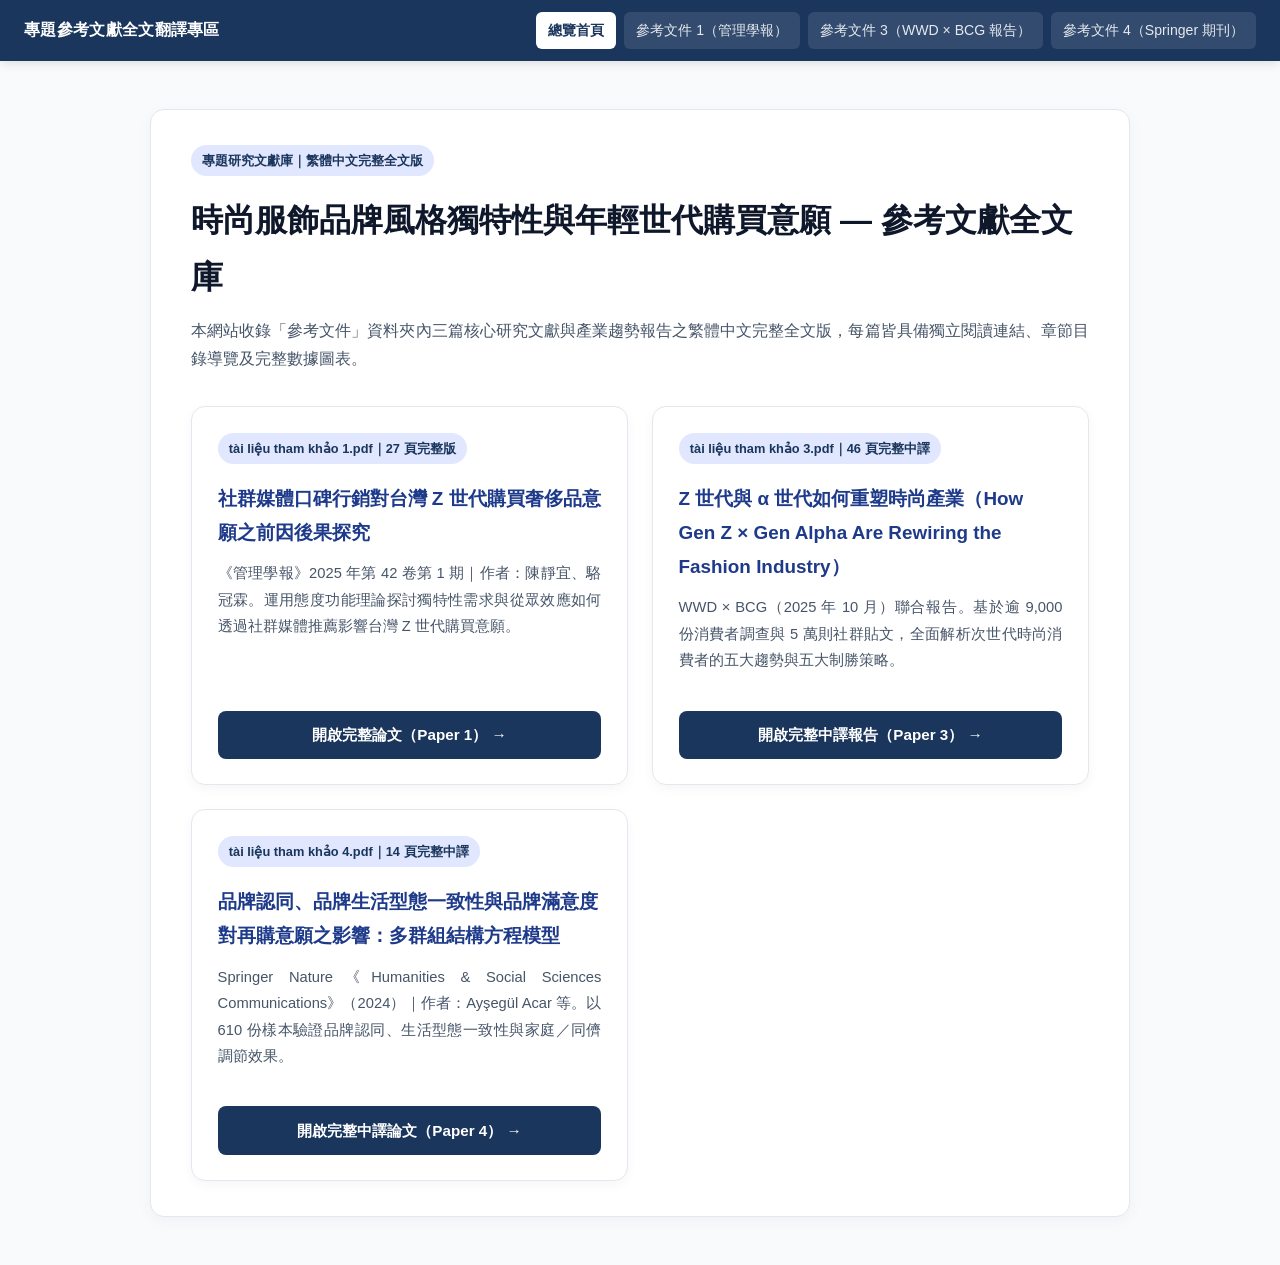
<file: index.html>
<!DOCTYPE html>
<html lang="zh-Hant">
<head>
  <meta charset="UTF-8">
  <meta name="viewport" content="width=device-width, initial-scale=1.0">
  <title>專題參考文獻繁體中文全文翻譯專區</title>
  <link rel="stylesheet" href="styles.css">
</head>
<body>
  <header class="topbar">
    <a class="topbar-brand" href="index.html">專題參考文獻全文翻譯專區</a>
    <nav class="topbar-nav">
      <a class="active" href="index.html">總覽首頁</a>
      <a href="paper1.html">參考文件 1（管理學報）</a>
      <a href="paper3.html">參考文件 3（WWD × BCG 報告）</a>
      <a href="paper4.html">參考文件 4（Springer 期刊）</a>
    </nav>
  </header>

  <main class="portal-wrap">
    <div class="paper-container" style="padding: 2.2rem 2.5rem;">
      <span class="badge">專題研究文獻庫｜繁體中文完整全文版</span>
      <h1 style="margin: 0.25rem 0 0.6rem; color: #0f172a;">時尚服飾品牌風格獨特性與年輕世代購買意願 — 參考文獻全文庫</h1>
      <p style="color: #475569; margin-bottom: 0;">本網站收錄「參考文件」資料夾內三篇核心研究文獻與產業趨勢報告之繁體中文完整全文版，每篇皆具備獨立閱讀連結、章節目錄導覽及完整數據圖表。</p>

      <div class="card-grid">
        <article class="doc-card">
          <div>
            <span class="badge">tài liệu tham khảo 1.pdf｜27 頁完整版</span>
            <h3 style="margin-top: 0.4rem;">社群媒體口碑行銷對台灣 Z 世代購買奢侈品意願之前因後果探究</h3>
            <p style="font-size: 0.92rem; color: #475569;">《管理學報》2025 年第 42 卷第 1 期｜作者：陳靜宜、駱冠霖。運用態度功能理論探討獨特性需求與從眾效應如何透過社群媒體推薦影響台灣 Z 世代購買意願。</p>
          </div>
          <a class="btn-read" href="paper1.html">開啟完整論文（Paper 1） →</a>
        </article>

        <article class="doc-card">
          <div>
            <span class="badge">tài liệu tham khảo 3.pdf｜46 頁完整中譯</span>
            <h3 style="margin-top: 0.4rem;">Z 世代與 α 世代如何重塑時尚產業（How Gen Z × Gen Alpha Are Rewiring the Fashion Industry）</h3>
            <p style="font-size: 0.92rem; color: #475569;">WWD × BCG（2025 年 10 月）聯合報告。基於逾 9,000 份消費者調查與 5 萬則社群貼文，全面解析次世代時尚消費者的五大趨勢與五大制勝策略。</p>
          </div>
          <a class="btn-read" href="paper3.html">開啟完整中譯報告（Paper 3） →</a>
        </article>

        <article class="doc-card">
          <div>
            <span class="badge">tài liệu tham khảo 4.pdf｜14 頁完整中譯</span>
            <h3 style="margin-top: 0.4rem;">品牌認同、品牌生活型態一致性與品牌滿意度對再購意願之影響：多群組結構方程模型</h3>
            <p style="font-size: 0.92rem; color: #475569;">Springer Nature《Humanities &amp; Social Sciences Communications》（2024）｜作者：Ayşegül Acar 等。以 610 份樣本驗證品牌認同、生活型態一致性與家庭／同儕調節效果。</p>
          </div>
          <a class="btn-read" href="paper4.html">開啟完整中譯論文（Paper 4） →</a>
        </article>
      </div>
    </div>
  </main>
</body>
</html>
</file>
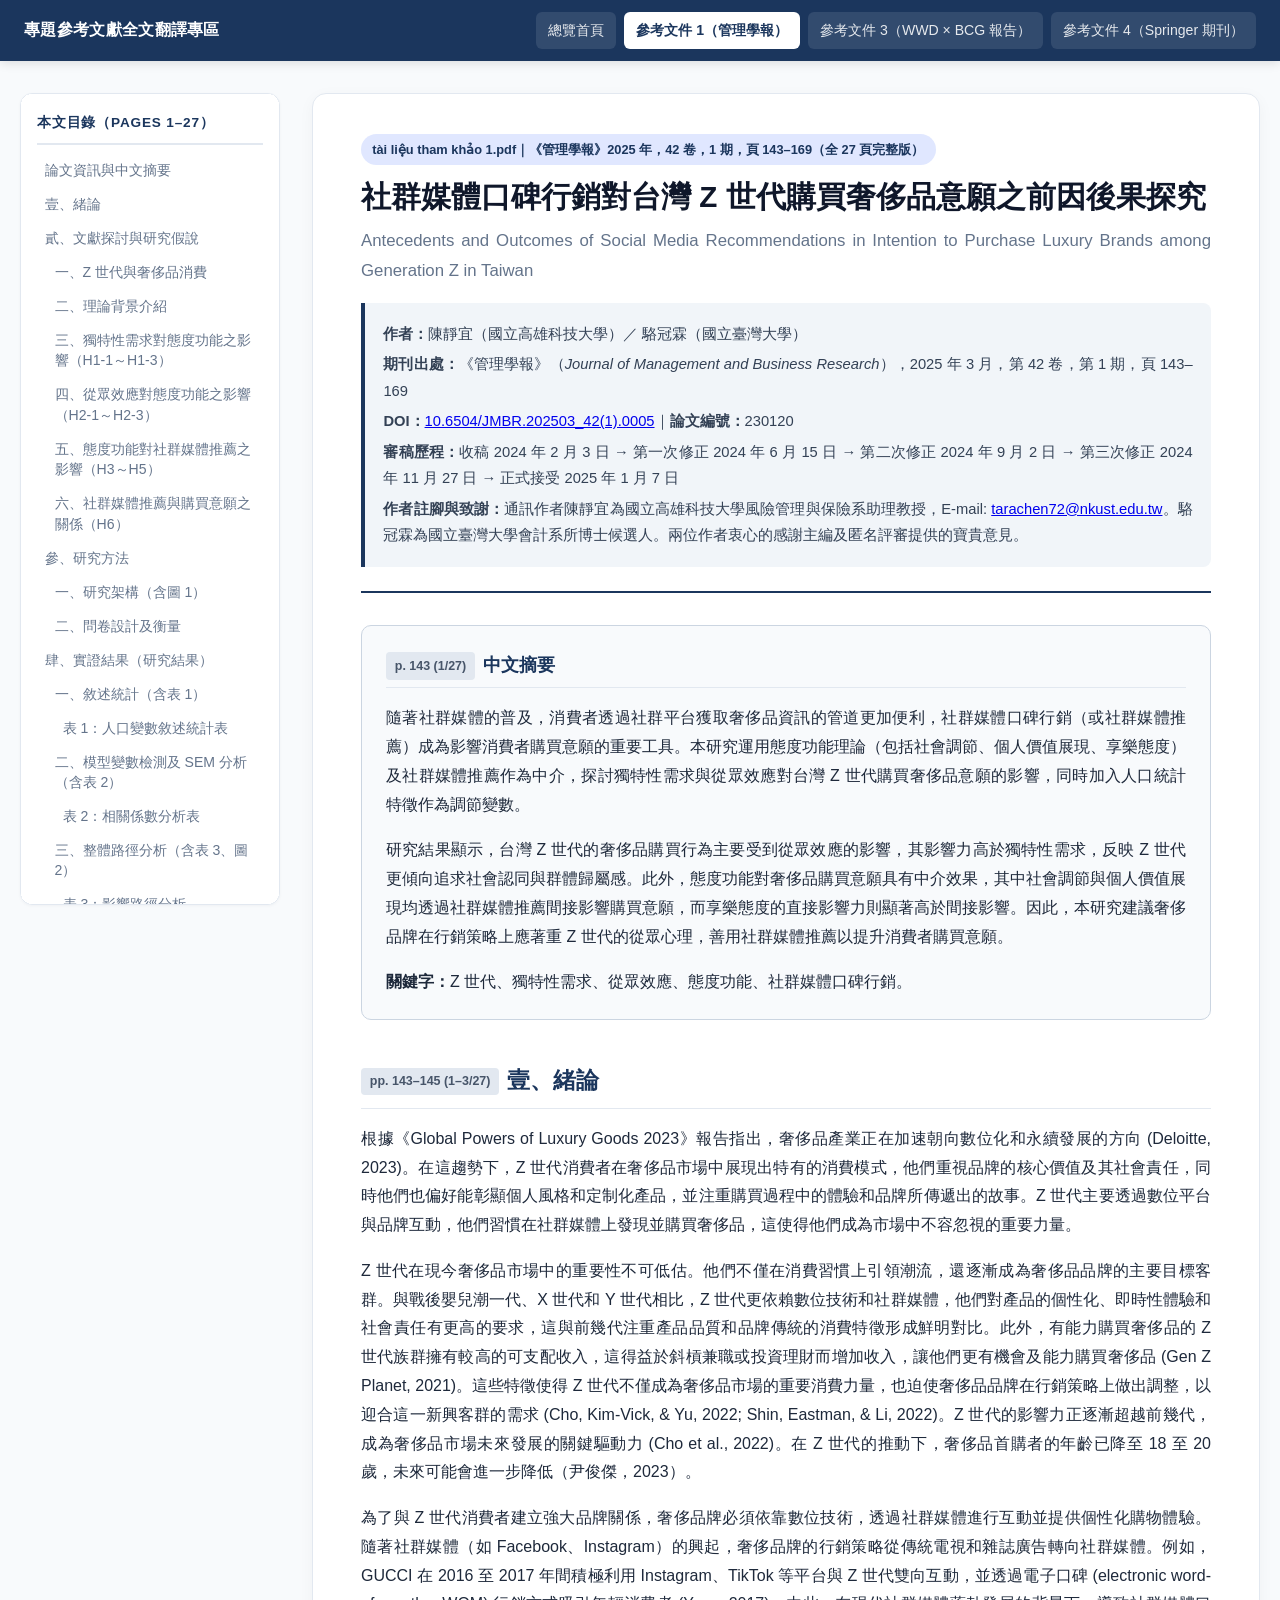
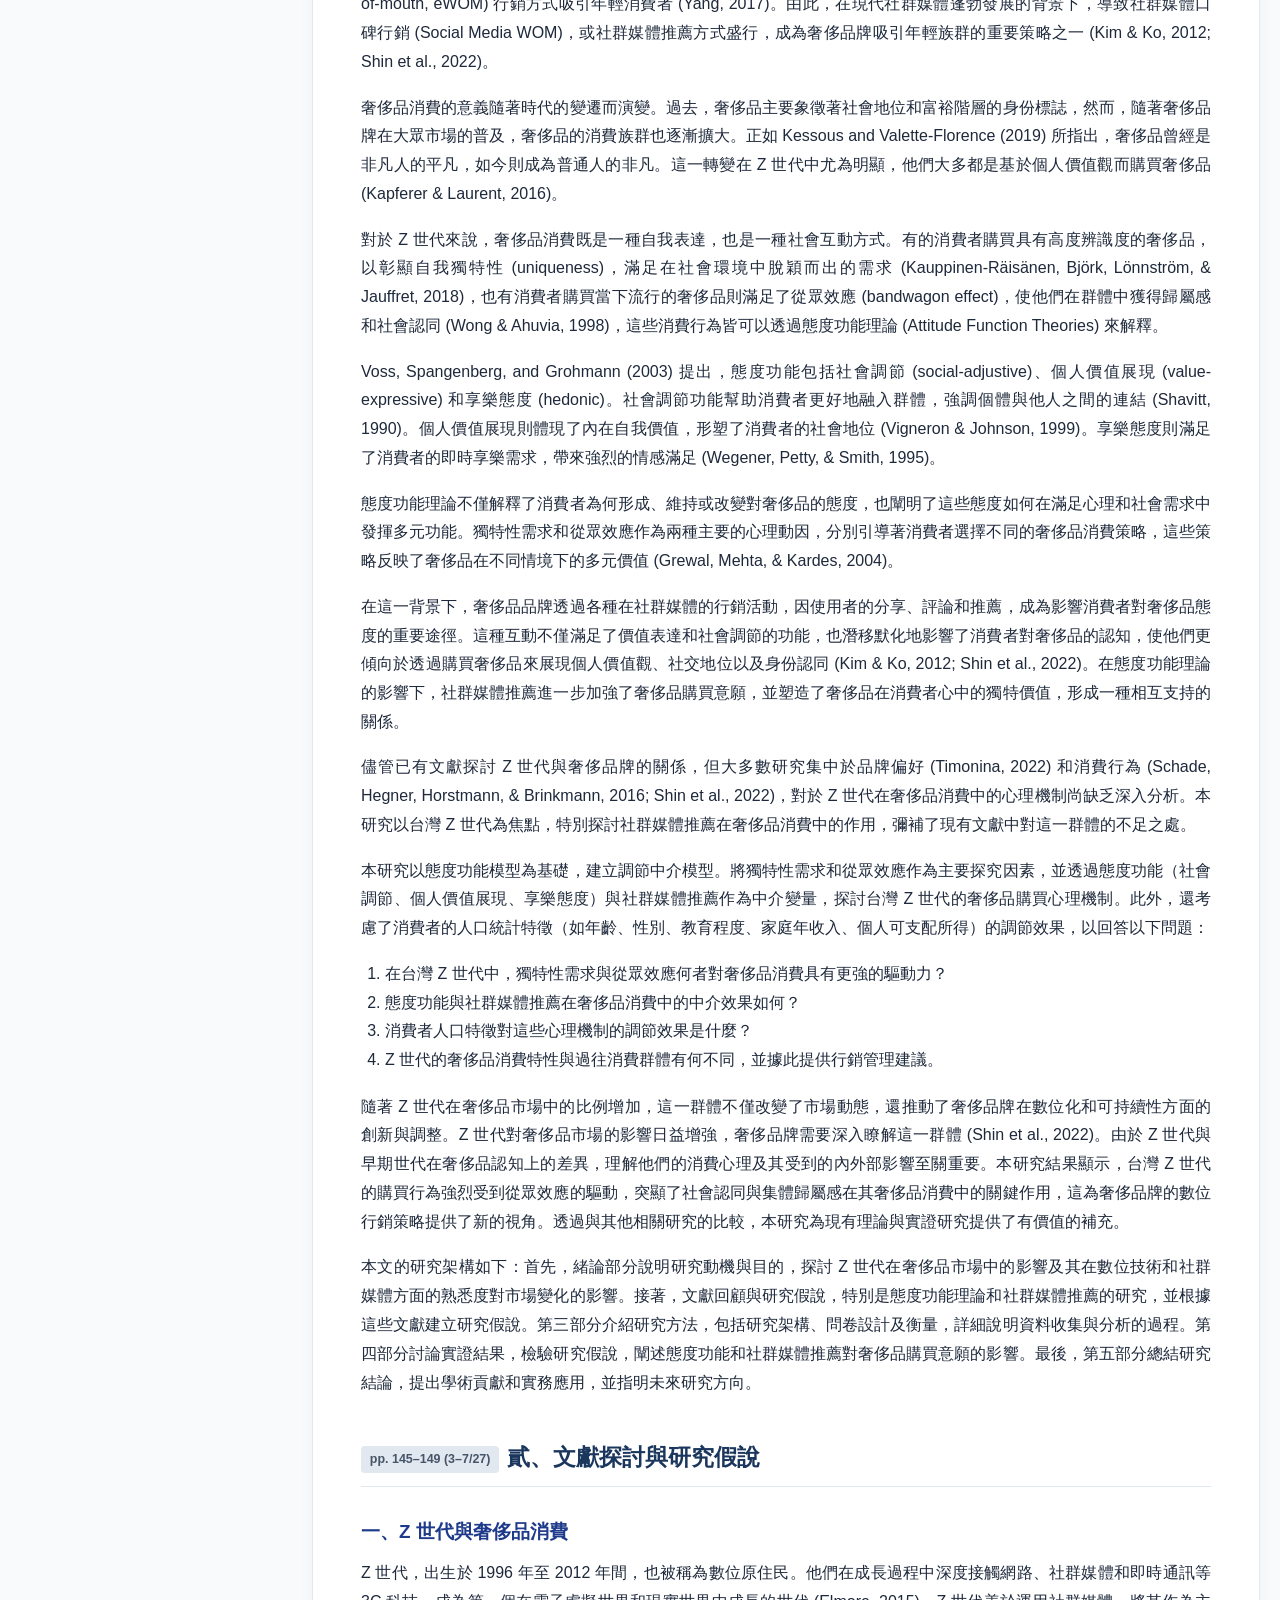
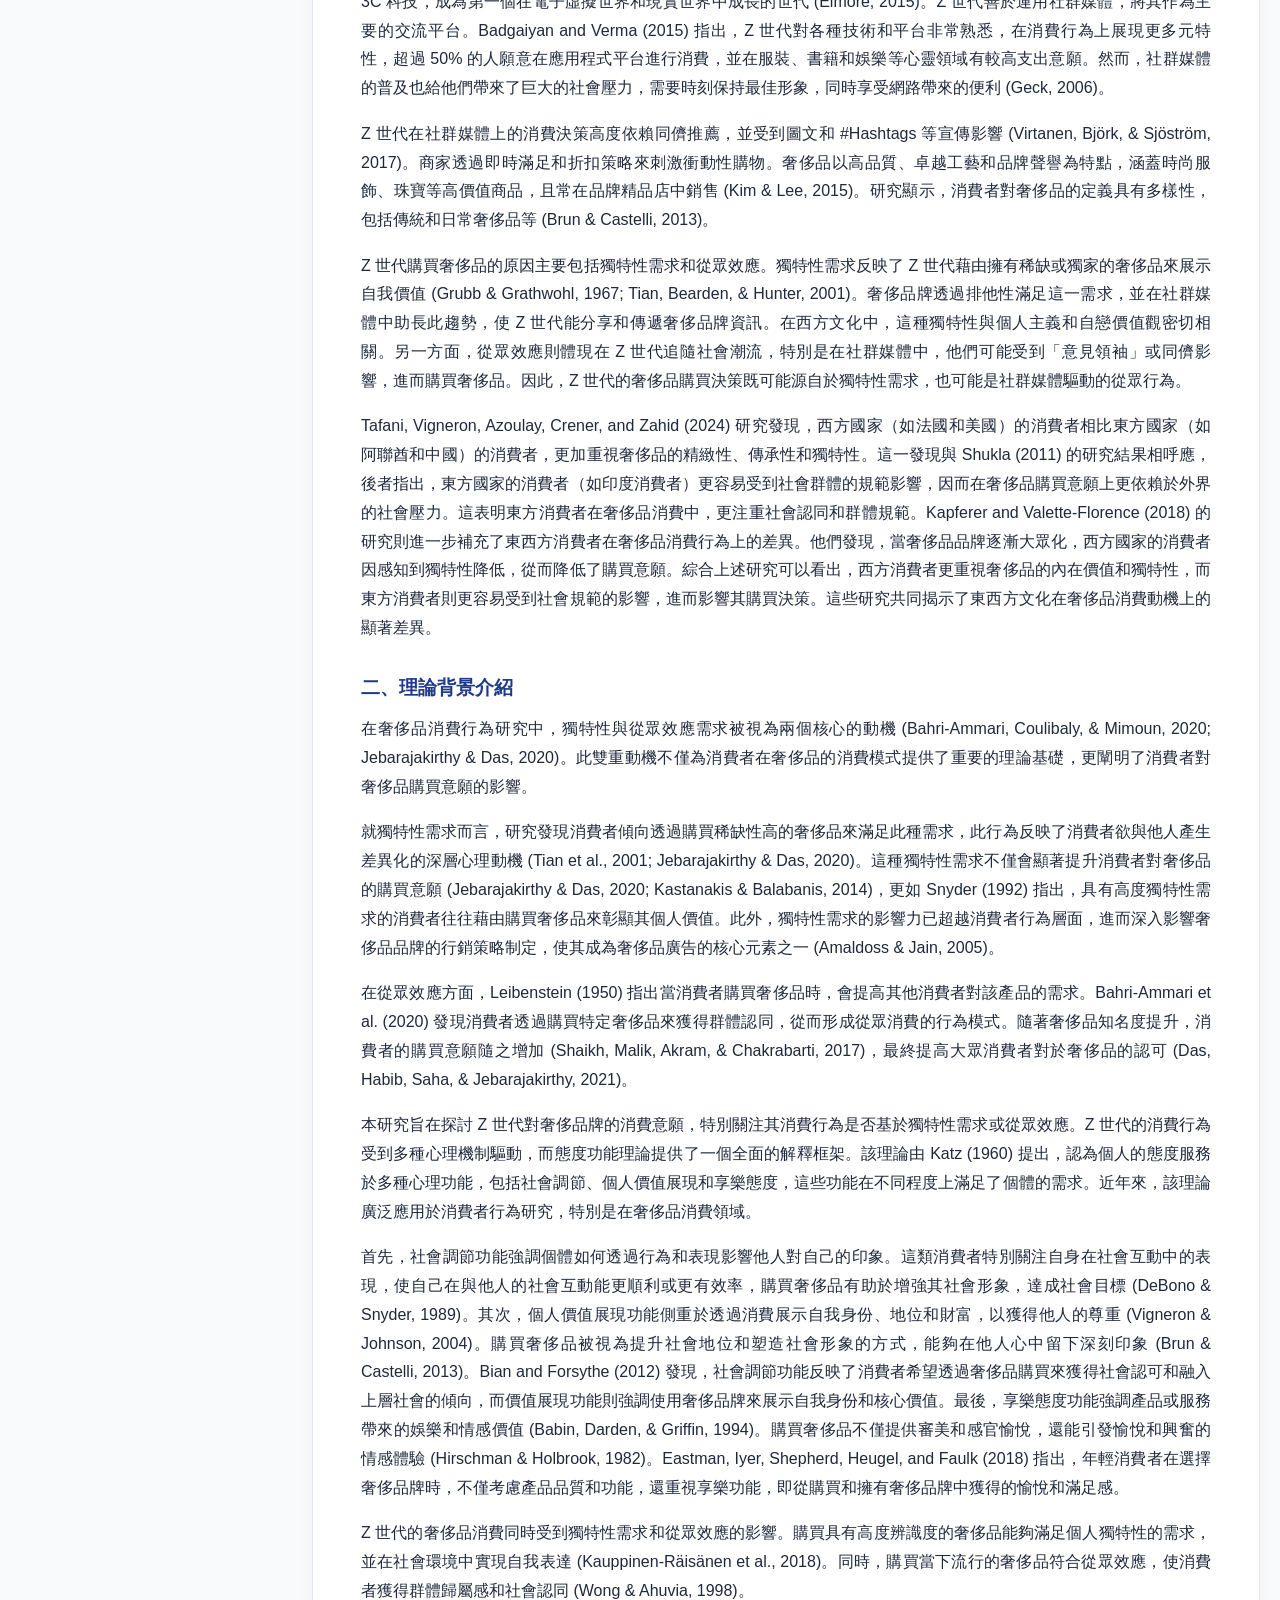
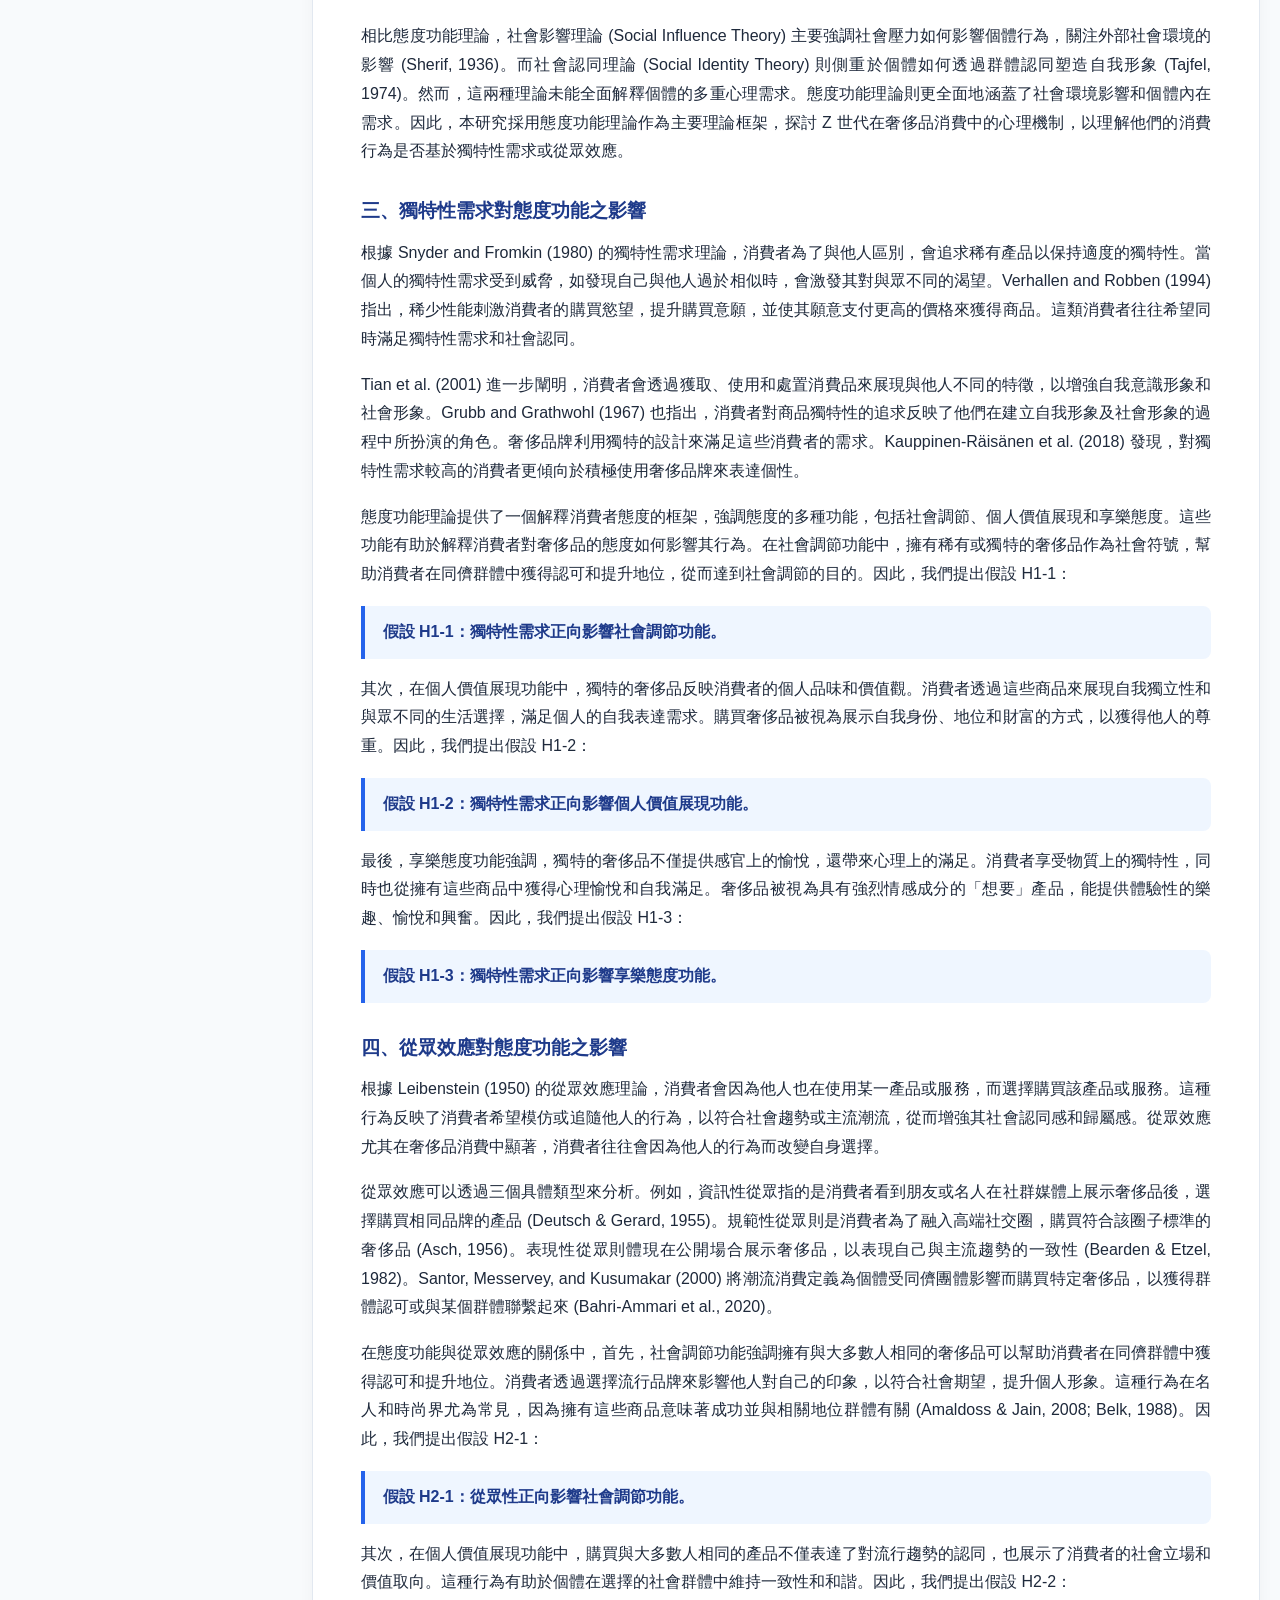
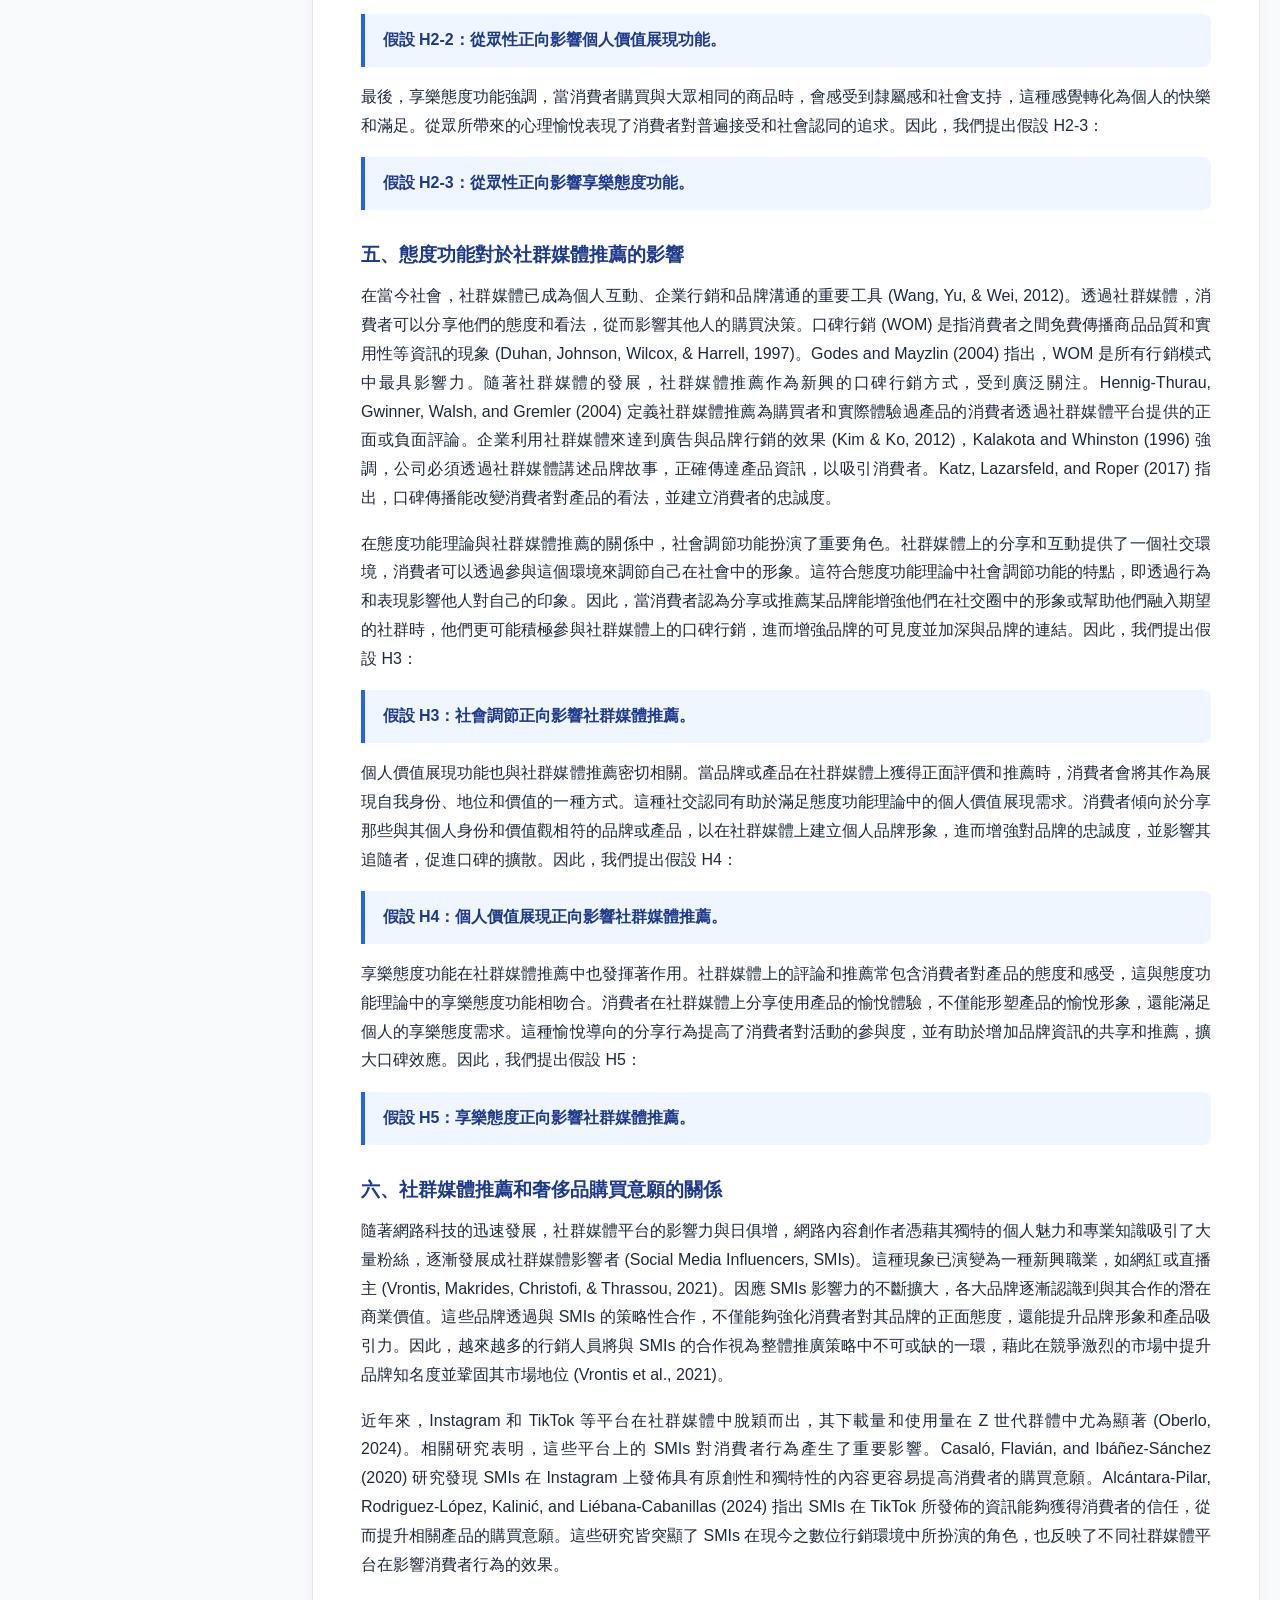
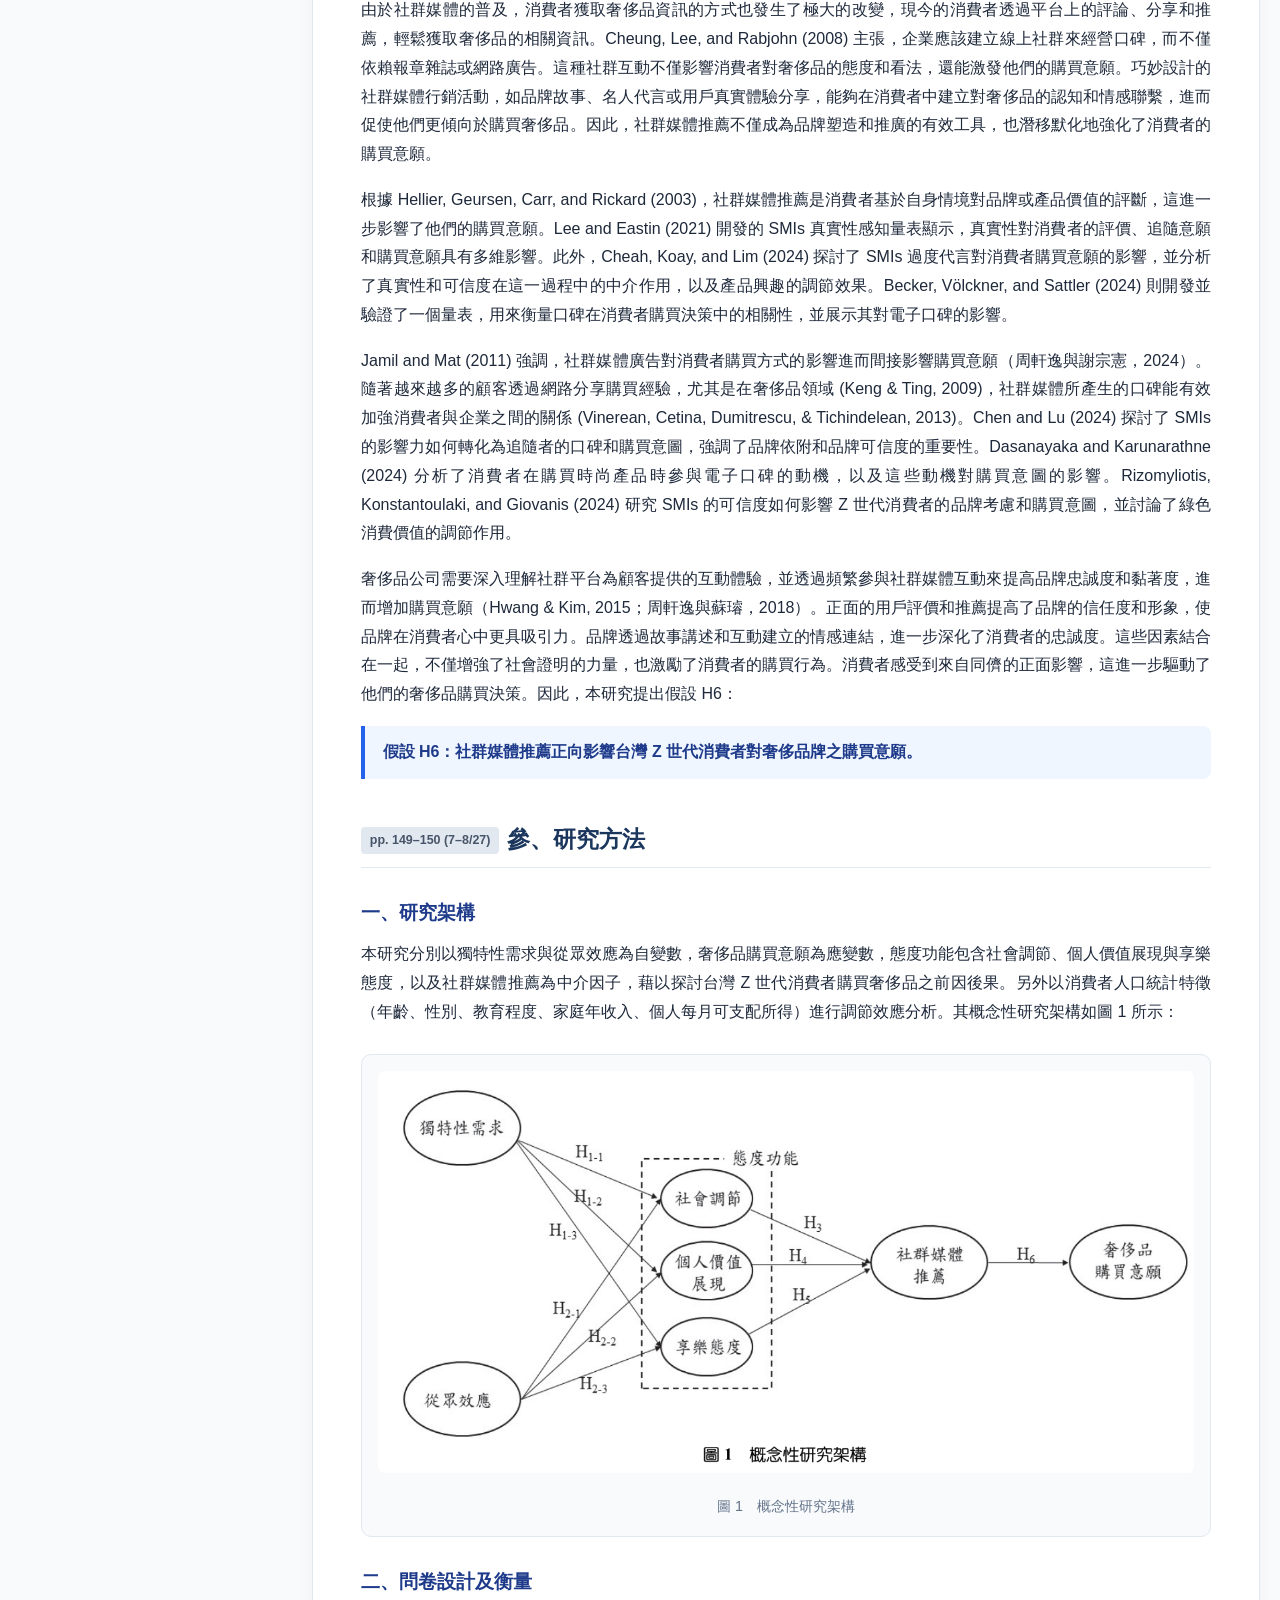
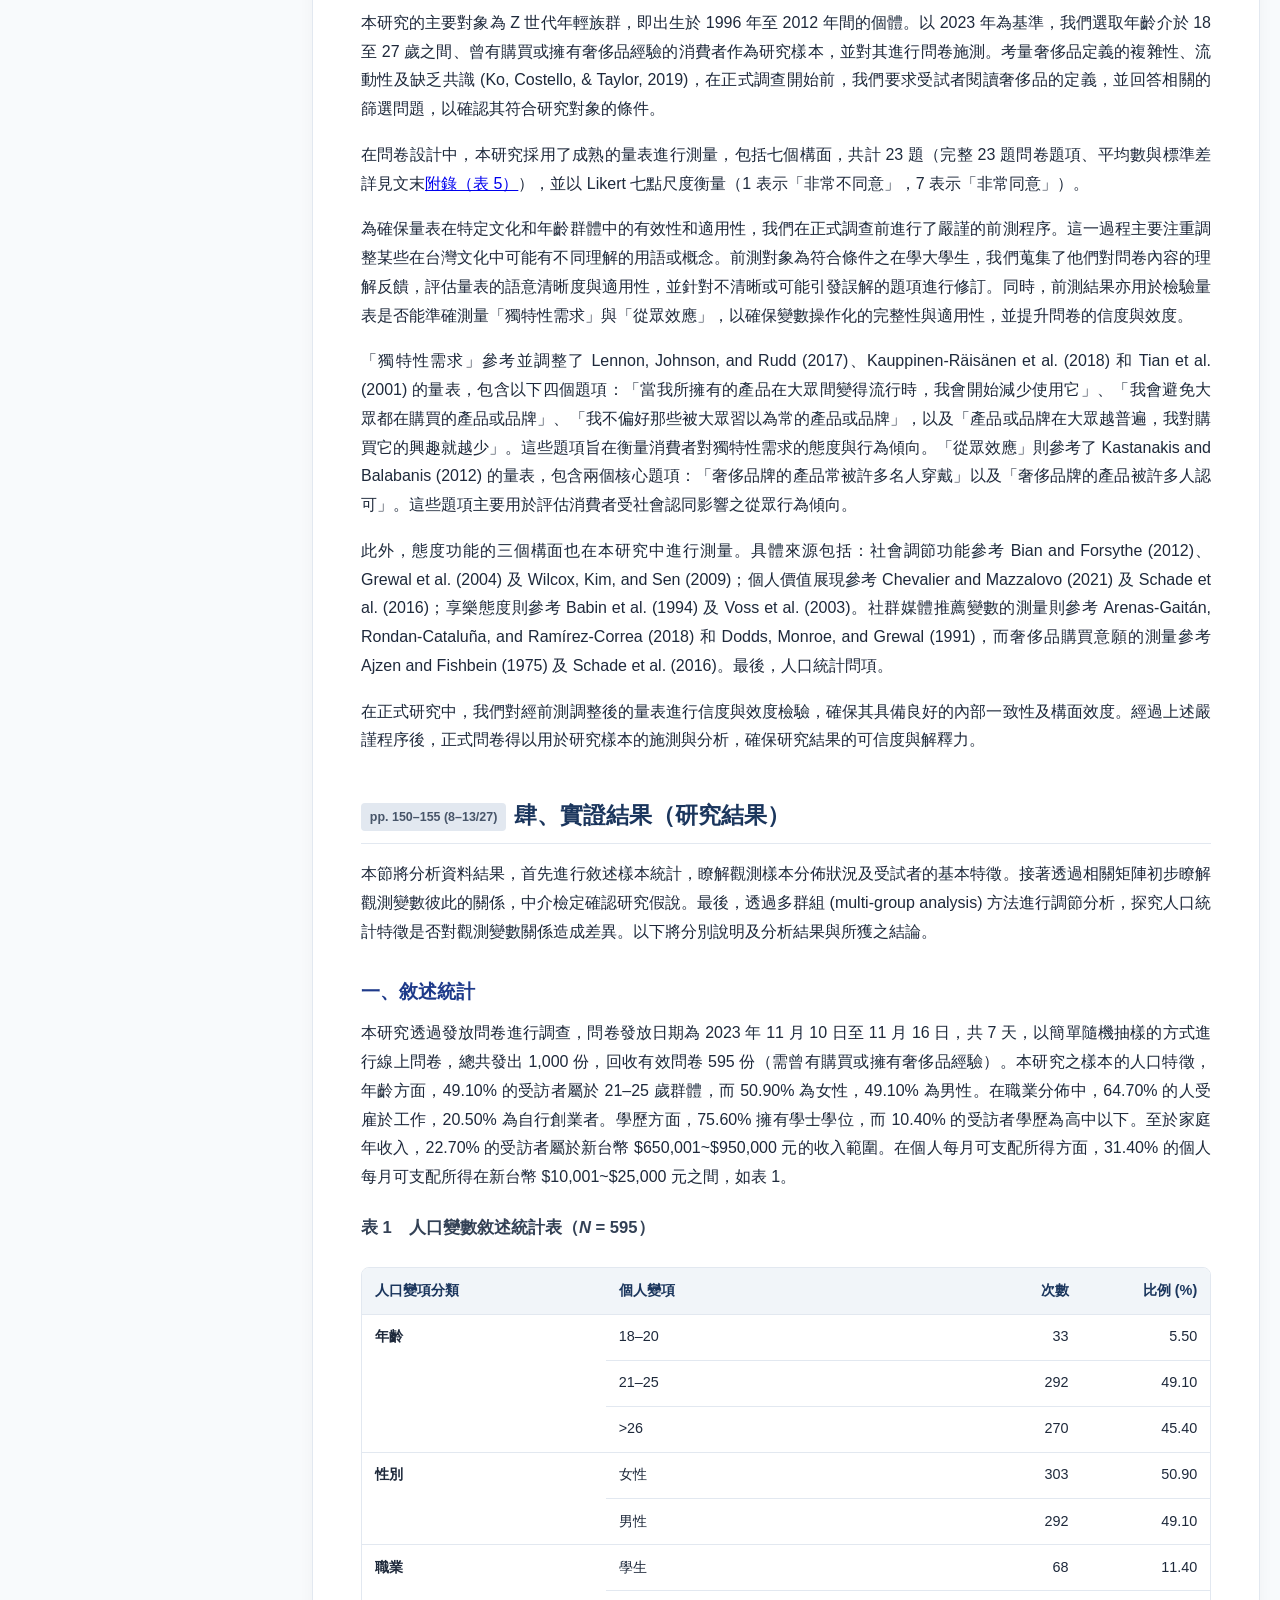
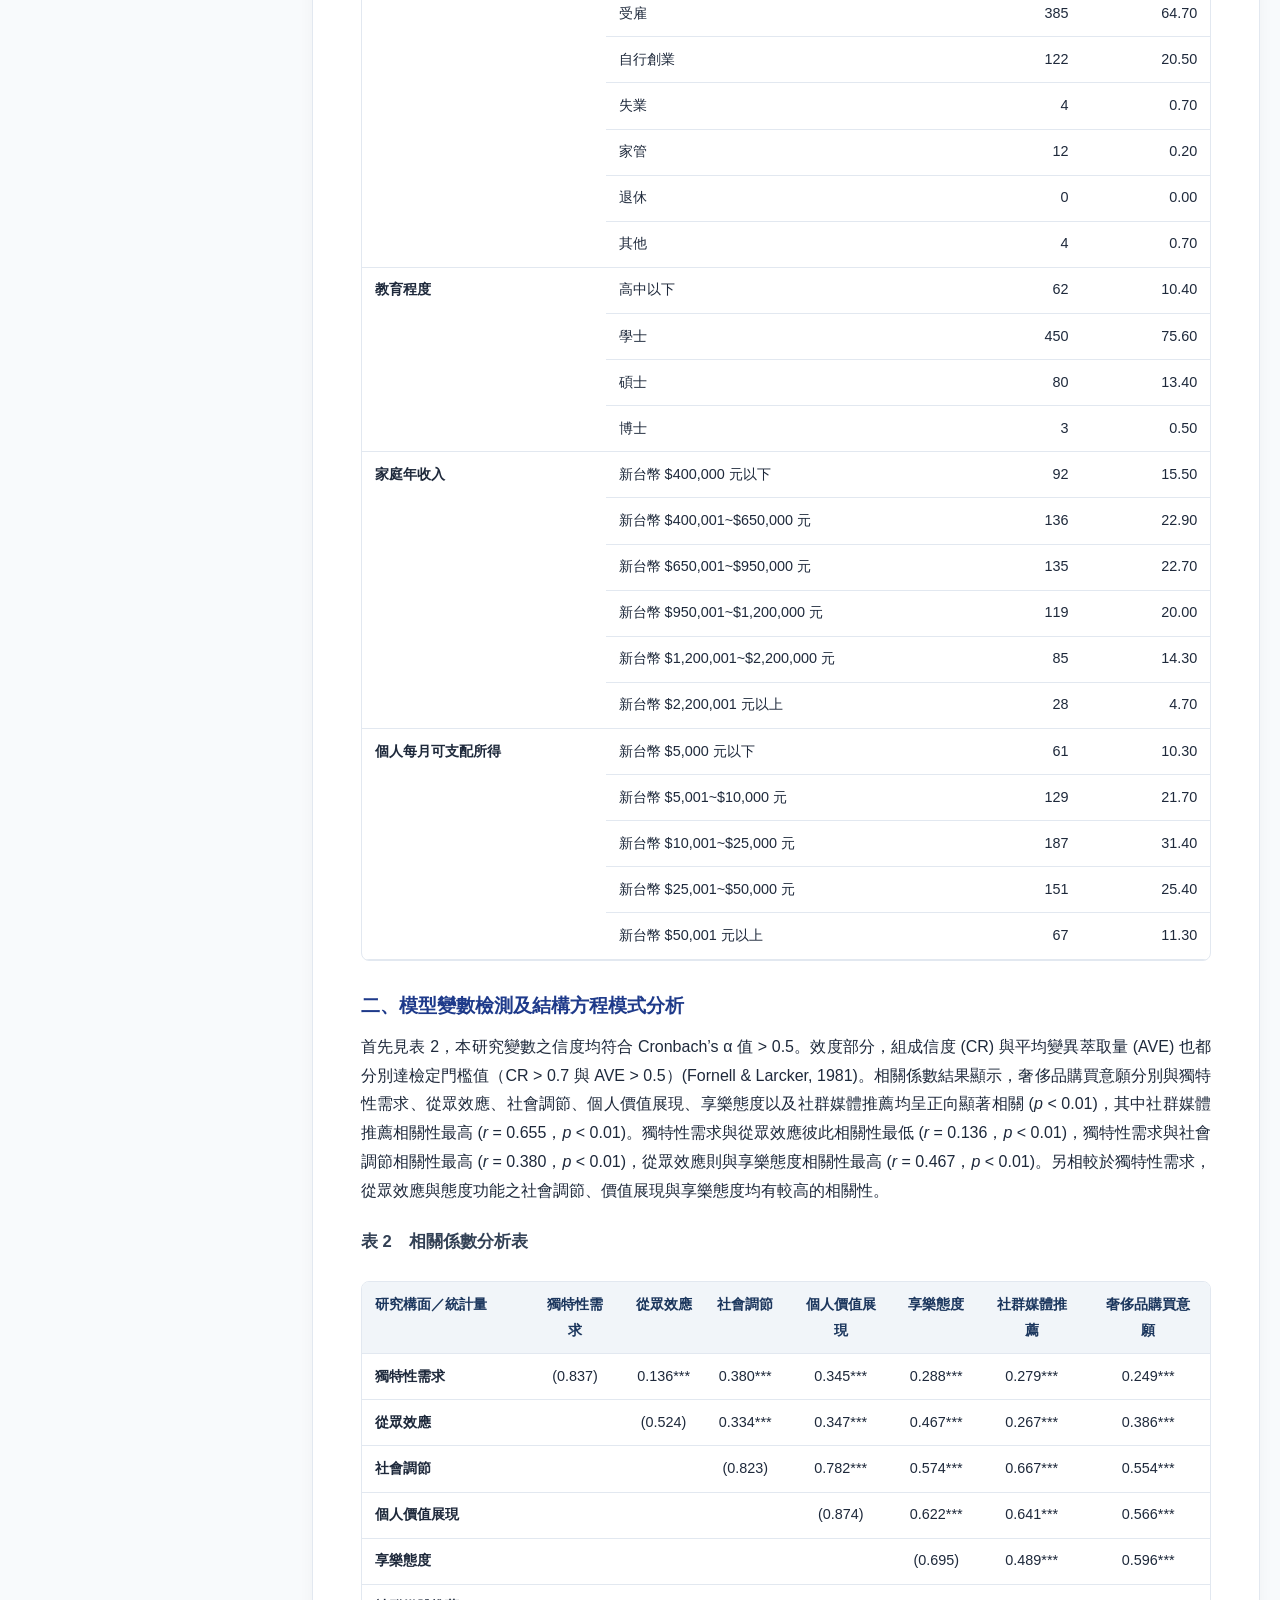
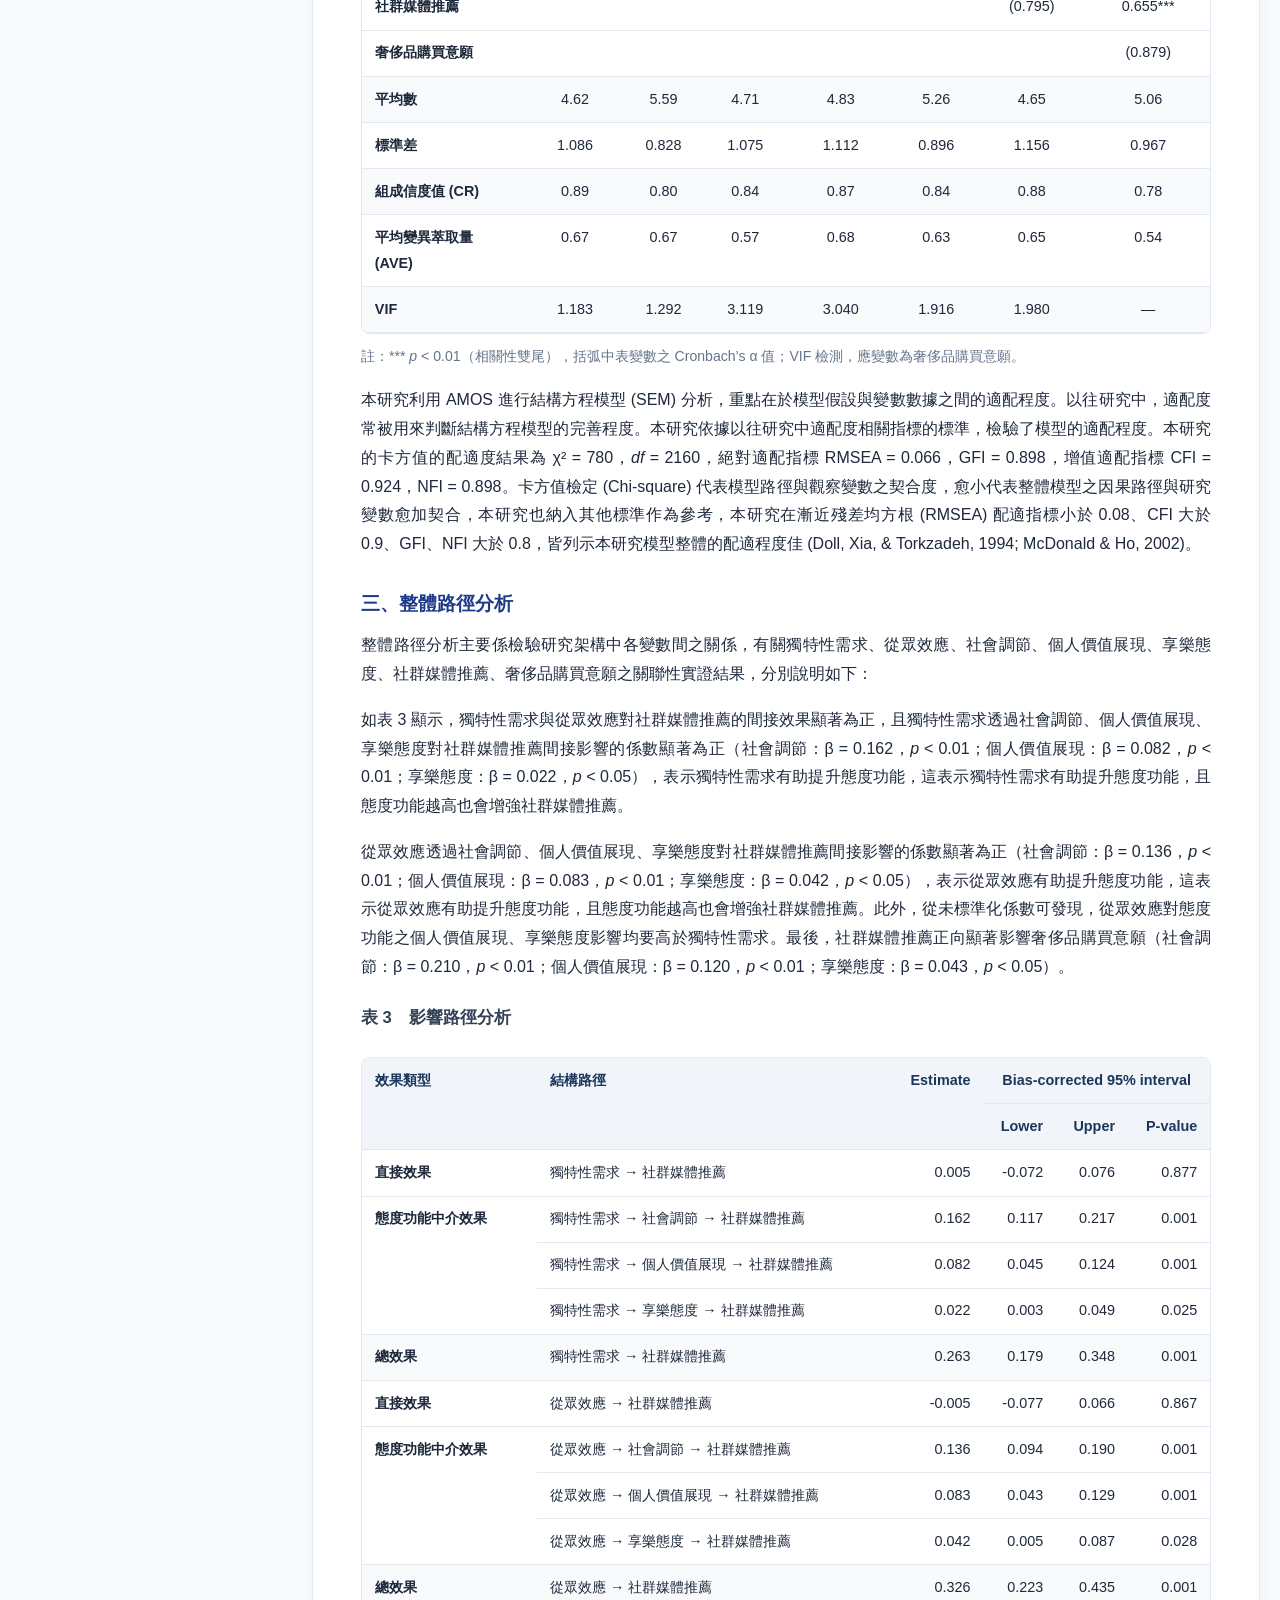
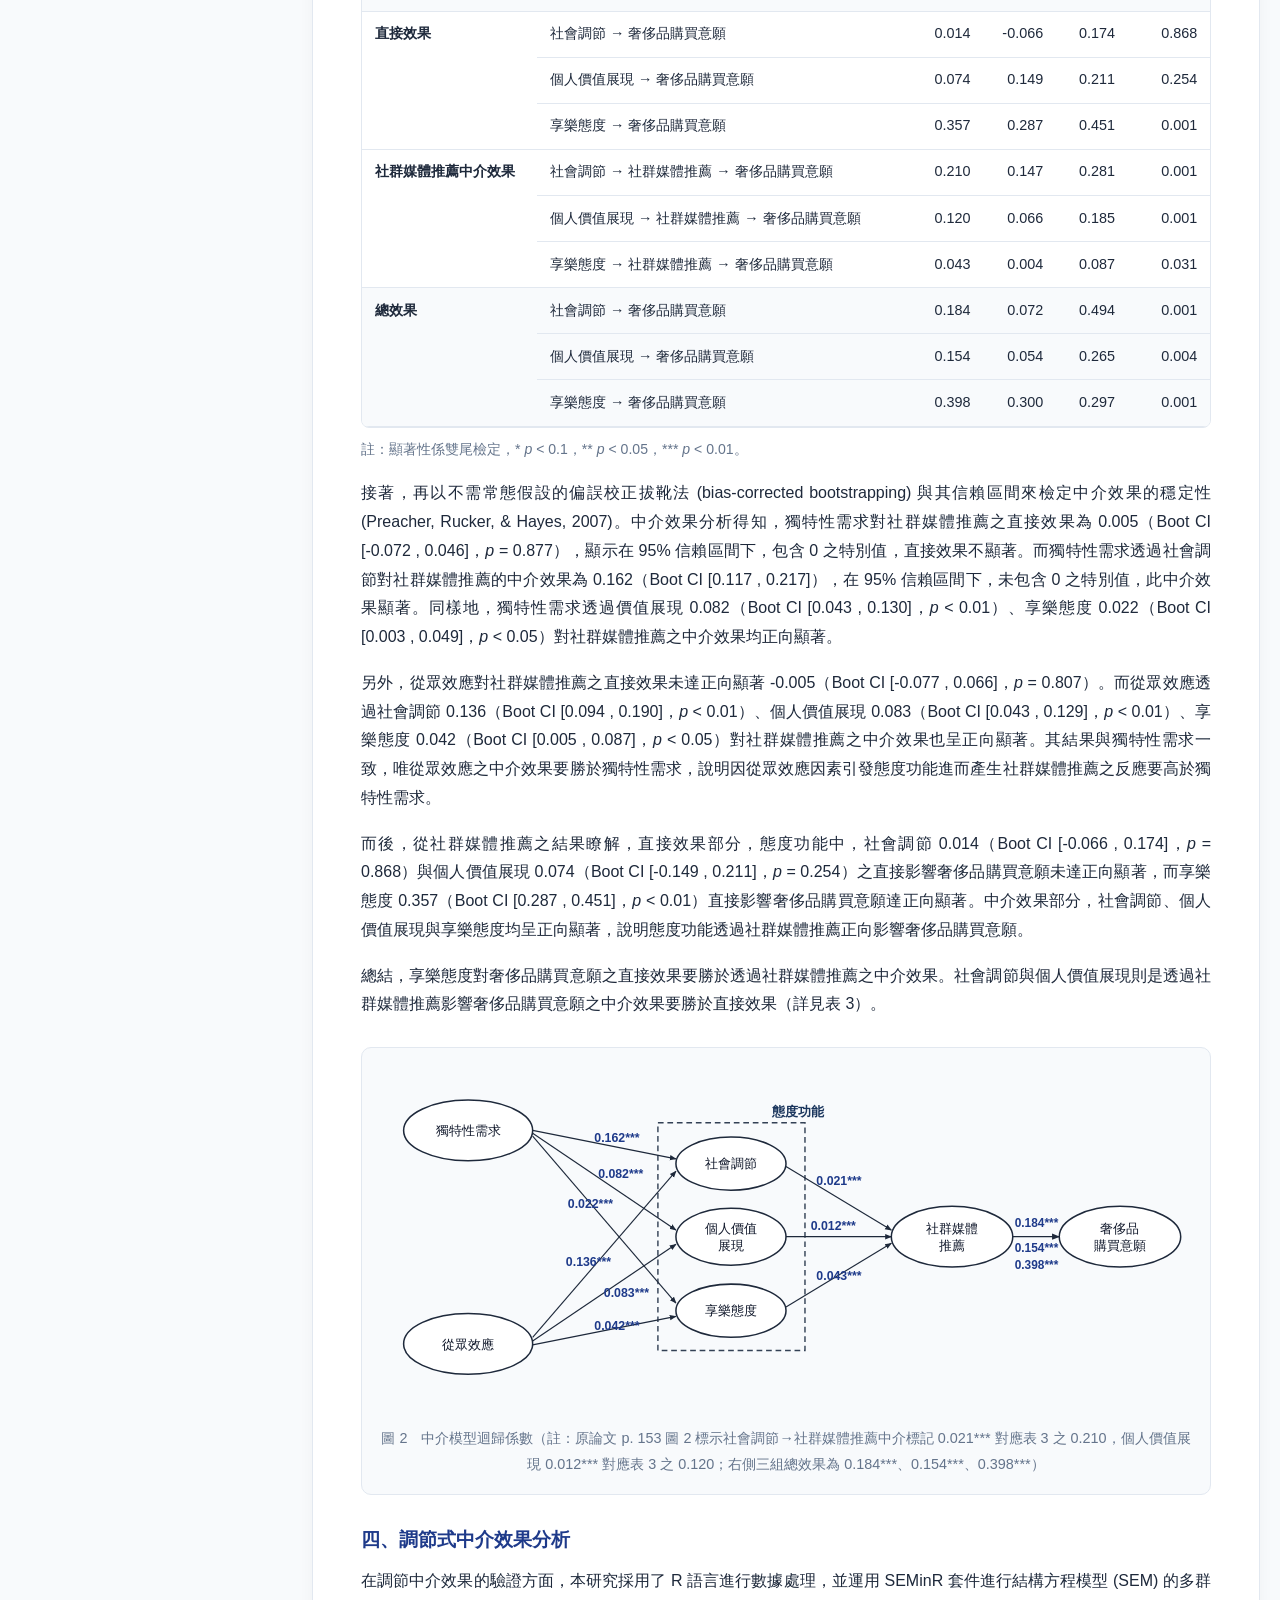
<file: paper1.html>
<!DOCTYPE html>
<html lang="zh-Hant">
<head>
  <meta charset="UTF-8">
  <meta name="viewport" content="width=device-width, initial-scale=1.0">
  <title>社群媒體口碑行銷對台灣 Z 世代購買奢侈品意願之前因後果探究｜管理學報全文版</title>
  <link rel="stylesheet" href="styles.css">
</head>
<body>
  <header class="topbar">
    <a class="topbar-brand" href="index.html">專題參考文獻全文翻譯專區</a>
    <nav class="topbar-nav">
      <a href="index.html">總覽首頁</a>
      <a class="active" href="paper1.html">參考文件 1（管理學報）</a>
      <a href="paper3.html">參考文件 3（WWD × BCG 報告）</a>
      <a href="paper4.html">參考文件 4（Springer 期刊）</a>
    </nav>
  </header>

  <div class="layout">
    <aside class="toc-sidebar" aria-label="章節目錄導覽">
      <div class="toc-title">本文目錄（Pages 1–27）</div>
      <ul>
        <li><a href="#paper-top">論文資訊與中文摘要</a></li>
        <li><a href="#sec-1">壹、緒論</a></li>
        <li><a href="#sec-2">貳、文獻探討與研究假說</a></li>
        <li><a href="#sec-2-1" style="padding-left:1.1rem;">一、Z 世代與奢侈品消費</a></li>
        <li><a href="#sec-2-2" style="padding-left:1.1rem;">二、理論背景介紹</a></li>
        <li><a href="#sec-2-3" style="padding-left:1.1rem;">三、獨特性需求對態度功能之影響（H1-1～H1-3）</a></li>
        <li><a href="#sec-2-4" style="padding-left:1.1rem;">四、從眾效應對態度功能之影響（H2-1～H2-3）</a></li>
        <li><a href="#sec-2-5" style="padding-left:1.1rem;">五、態度功能對社群媒體推薦之影響（H3～H5）</a></li>
        <li><a href="#sec-2-6" style="padding-left:1.1rem;">六、社群媒體推薦與購買意願之關係（H6）</a></li>
        <li><a href="#sec-3">參、研究方法</a></li>
        <li><a href="#sec-3-1" style="padding-left:1.1rem;">一、研究架構（含圖 1）</a></li>
        <li><a href="#sec-3-2" style="padding-left:1.1rem;">二、問卷設計及衡量</a></li>
        <li><a href="#sec-4">肆、實證結果（研究結果）</a></li>
        <li><a href="#sec-4-1" style="padding-left:1.1rem;">一、敘述統計（含表 1）</a></li>
        <li><a href="#table-1" style="padding-left:1.6rem;">表 1：人口變數敘述統計表</a></li>
        <li><a href="#sec-4-2" style="padding-left:1.1rem;">二、模型變數檢測及 SEM 分析（含表 2）</a></li>
        <li><a href="#table-2" style="padding-left:1.6rem;">表 2：相關係數分析表</a></li>
        <li><a href="#sec-4-3" style="padding-left:1.1rem;">三、整體路徑分析（含表 3、圖 2）</a></li>
        <li><a href="#table-3" style="padding-left:1.6rem;">表 3：影響路徑分析</a></li>
        <li><a href="#sec-4-4" style="padding-left:1.1rem;">四、調節式中介效果分析</a></li>
        <li><a href="#sec-4-5" style="padding-left:1.1rem;">五、多群組分析結果（含表 4）</a></li>
        <li><a href="#table-4" style="padding-left:1.6rem;">表 4：人口統計特徵之調節效果</a></li>
        <li><a href="#sec-4-6" style="padding-left:1.1rem;">六、調節效果之圖表分析（圖 3、圖 4）</a></li>
        <li><a href="#sec-5">伍、結論與建議（討論與建議）</a></li>
        <li><a href="#sec-5-1" style="padding-left:1.1rem;">一、獨特性需求與從眾效應的主導性</a></li>
        <li><a href="#sec-5-2" style="padding-left:1.1rem;">二、態度功能與社群媒體推薦的中介作用</a></li>
        <li><a href="#sec-5-3" style="padding-left:1.1rem;">三、人口特徵的調節效果</a></li>
        <li><a href="#sec-5-4" style="padding-left:1.1rem;">四、行銷策略建議</a></li>
        <li><a href="#sec-5-5" style="padding-left:1.1rem;">五、研究限制與未來研究方向</a></li>
        <li><a href="#sec-refs">參考文獻（共 92 篇）</a></li>
        <li><a href="#sec-appendix">附錄：23 題衡量題項敘述統計表（表 5）</a></li>
        <li><a href="#sec-english">英文延伸摘要與全文精要（Pages 21–27）</a></li>
        <li><a href="#en-table-1" style="padding-left:1.6rem;">English Table 1: Path Analysis</a></li>
        <li><a href="#en-table-2" style="padding-left:1.6rem;">English Table 2: Moderating Effects</a></li>
        <li><a href="#sec-authors">作者簡介（Page 27 中英對照）</a></li>
      </ul>
    </aside>

    <main class="paper-container" id="paper-top">
      <header class="paper-header">
        <span class="badge">tài liệu tham khảo 1.pdf｜《管理學報》2025 年，42 卷，1 期，頁 143–169（全 27 頁完整版）</span>
        <h1>社群媒體口碑行銷對台灣 Z 世代購買奢侈品意願之前因後果探究</h1>
        <p class="paper-subtitle">Antecedents and Outcomes of Social Media Recommendations in Intention to Purchase Luxury Brands among Generation Z in Taiwan</p>

        <div class="meta-box">
          <p><strong>作者：</strong>陳靜宜（國立高雄科技大學）／ 駱冠霖（國立臺灣大學）</p>
          <p><strong>期刊出處：</strong>《管理學報》（<em>Journal of Management and Business Research</em>），2025 年 3 月，第 42 卷，第 1 期，頁 143–169</p>
          <p><strong>DOI：</strong><a href="https://doi.org/10.6504/JMBR.202503_42(1).0005" target="_blank" rel="noopener">10.6504/JMBR.202503_42(1).0005</a>｜<strong>論文編號：</strong>230120</p>
          <p><strong>審稿歷程：</strong>收稿 2024 年 2 月 3 日 → 第一次修正 2024 年 6 月 15 日 → 第二次修正 2024 年 9 月 2 日 → 第三次修正 2024 年 11 月 27 日 → 正式接受 2025 年 1 月 7 日</p>
          <p><strong>作者註腳與致謝：</strong>通訊作者陳靜宜為國立高雄科技大學風險管理與保險系助理教授，E-mail: <a href="mailto:tarachen72@nkust.edu.tw">tarachen72@nkust.edu.tw</a>。駱冠霖為國立臺灣大學會計系所博士候選人。兩位作者衷心的感謝主編及匿名評審提供的寶貴意見。</p>
        </div>
      </header>

      <section class="abstract-box" aria-labelledby="zh-abstract-heading">
        <h2 id="zh-abstract-heading"><span class="page-marker">p. 143 (1/27)</span>中文摘要</h2>
        <p>隨著社群媒體的普及，消費者透過社群平台獲取奢侈品資訊的管道更加便利，社群媒體口碑行銷（或社群媒體推薦）成為影響消費者購買意願的重要工具。本研究運用態度功能理論（包括社會調節、個人價值展現、享樂態度）及社群媒體推薦作為中介，探討獨特性需求與從眾效應對台灣 Z 世代購買奢侈品意願的影響，同時加入人口統計特徵作為調節變數。</p>
        <p>研究結果顯示，台灣 Z 世代的奢侈品購買行為主要受到從眾效應的影響，其影響力高於獨特性需求，反映 Z 世代更傾向追求社會認同與群體歸屬感。此外，態度功能對奢侈品購買意願具有中介效果，其中社會調節與個人價值展現均透過社群媒體推薦間接影響購買意願，而享樂態度的直接影響力則顯著高於間接影響。因此，本研究建議奢侈品牌在行銷策略上應著重 Z 世代的從眾心理，善用社群媒體推薦以提升消費者購買意願。</p>
        <p style="margin-bottom:0;"><strong>關鍵字：</strong>Z 世代、獨特性需求、從眾效應、態度功能、社群媒體口碑行銷。</p>
      </section>

      <!-- ==================== 壹、緒論 ==================== -->
      <section id="sec-1">
        <h2><span class="page-marker">pp. 143–145 (1–3/27)</span>壹、緒論</h2>

        <p>根據《Global Powers of Luxury Goods 2023》報告指出，奢侈品產業正在加速朝向數位化和永續發展的方向 (Deloitte, 2023)。在這趨勢下，Z 世代消費者在奢侈品市場中展現出特有的消費模式，他們重視品牌的核心價值及其社會責任，同時他們也偏好能彰顯個人風格和定制化產品，並注重購買過程中的體驗和品牌所傳遞出的故事。Z 世代主要透過數位平台與品牌互動，他們習慣在社群媒體上發現並購買奢侈品，這使得他們成為市場中不容忽視的重要力量。</p>

        <p>Z 世代在現今奢侈品市場中的重要性不可低估。他們不僅在消費習慣上引領潮流，還逐漸成為奢侈品品牌的主要目標客群。與戰後嬰兒潮一代、X 世代和 Y 世代相比，Z 世代更依賴數位技術和社群媒體，他們對產品的個性化、即時性體驗和社會責任有更高的要求，這與前幾代注重產品品質和品牌傳統的消費特徵形成鮮明對比。此外，有能力購買奢侈品的 Z 世代族群擁有較高的可支配收入，這得益於斜槓兼職或投資理財而增加收入，讓他們更有機會及能力購買奢侈品 (Gen Z Planet, 2021)。這些特徵使得 Z 世代不僅成為奢侈品市場的重要消費力量，也迫使奢侈品品牌在行銷策略上做出調整，以迎合這一新興客群的需求 (Cho, Kim-Vick, &amp; Yu, 2022; Shin, Eastman, &amp; Li, 2022)。Z 世代的影響力正逐漸超越前幾代，成為奢侈品市場未來發展的關鍵驅動力 (Cho et al., 2022)。在 Z 世代的推動下，奢侈品首購者的年齡已降至 18 至 20 歲，未來可能會進一步降低（尹俊傑，2023）。</p>

        <p>為了與 Z 世代消費者建立強大品牌關係，奢侈品牌必須依靠數位技術，透過社群媒體進行互動並提供個性化購物體驗。隨著社群媒體（如 Facebook、Instagram）的興起，奢侈品牌的行銷策略從傳統電視和雜誌廣告轉向社群媒體。例如，GUCCI 在 2016 至 2017 年間積極利用 Instagram、TikTok 等平台與 Z 世代雙向互動，並透過電子口碑 (electronic word-of-mouth, eWOM) 行銷方式吸引年輕消費者 (Yang, 2017)。由此，在現代社群媒體蓬勃發展的背景下，導致社群媒體口碑行銷 (Social Media WOM)，或社群媒體推薦方式盛行，成為奢侈品牌吸引年輕族群的重要策略之一 (Kim &amp; Ko, 2012; Shin et al., 2022)。</p>

        <p>奢侈品消費的意義隨著時代的變遷而演變。過去，奢侈品主要象徵著社會地位和富裕階層的身份標誌，然而，隨著奢侈品牌在大眾市場的普及，奢侈品的消費族群也逐漸擴大。正如 Kessous and Valette-Florence (2019) 所指出，奢侈品曾經是非凡人的平凡，如今則成為普通人的非凡。這一轉變在 Z 世代中尤為明顯，他們大多都是基於個人價值觀而購買奢侈品 (Kapferer &amp; Laurent, 2016)。</p>

        <p>對於 Z 世代來說，奢侈品消費既是一種自我表達，也是一種社會互動方式。有的消費者購買具有高度辨識度的奢侈品，以彰顯自我獨特性 (uniqueness)，滿足在社會環境中脫穎而出的需求 (Kauppinen-Räisänen, Björk, Lönnström, &amp; Jauffret, 2018)，也有消費者購買當下流行的奢侈品則滿足了從眾效應 (bandwagon effect)，使他們在群體中獲得歸屬感和社會認同 (Wong &amp; Ahuvia, 1998)，這些消費行為皆可以透過態度功能理論 (Attitude Function Theories) 來解釋。</p>

        <p>Voss, Spangenberg, and Grohmann (2003) 提出，態度功能包括社會調節 (social-adjustive)、個人價值展現 (value-expressive) 和享樂態度 (hedonic)。社會調節功能幫助消費者更好地融入群體，強調個體與他人之間的連結 (Shavitt, 1990)。個人價值展現則體現了內在自我價值，形塑了消費者的社會地位 (Vigneron &amp; Johnson, 1999)。享樂態度則滿足了消費者的即時享樂需求，帶來強烈的情感滿足 (Wegener, Petty, &amp; Smith, 1995)。</p>

        <p>態度功能理論不僅解釋了消費者為何形成、維持或改變對奢侈品的態度，也闡明了這些態度如何在滿足心理和社會需求中發揮多元功能。獨特性需求和從眾效應作為兩種主要的心理動因，分別引導著消費者選擇不同的奢侈品消費策略，這些策略反映了奢侈品在不同情境下的多元價值 (Grewal, Mehta, &amp; Kardes, 2004)。</p>

        <p>在這一背景下，奢侈品品牌透過各種在社群媒體的行銷活動，因使用者的分享、評論和推薦，成為影響消費者對奢侈品態度的重要途徑。這種互動不僅滿足了價值表達和社會調節的功能，也潛移默化地影響了消費者對奢侈品的認知，使他們更傾向於透過購買奢侈品來展現個人價值觀、社交地位以及身份認同 (Kim &amp; Ko, 2012; Shin et al., 2022)。在態度功能理論的影響下，社群媒體推薦進一步加強了奢侈品購買意願，並塑造了奢侈品在消費者心中的獨特價值，形成一種相互支持的關係。</p>

        <p>儘管已有文獻探討 Z 世代與奢侈品牌的關係，但大多數研究集中於品牌偏好 (Timonina, 2022) 和消費行為 (Schade, Hegner, Horstmann, &amp; Brinkmann, 2016; Shin et al., 2022)，對於 Z 世代在奢侈品消費中的心理機制尚缺乏深入分析。本研究以台灣 Z 世代為焦點，特別探討社群媒體推薦在奢侈品消費中的作用，彌補了現有文獻中對這一群體的不足之處。</p>

        <p>本研究以態度功能模型為基礎，建立調節中介模型。將獨特性需求和從眾效應作為主要探究因素，並透過態度功能（社會調節、個人價值展現、享樂態度）與社群媒體推薦作為中介變量，探討台灣 Z 世代的奢侈品購買心理機制。此外，還考慮了消費者的人口統計特徵（如年齡、性別、教育程度、家庭年收入、個人可支配所得）的調節效果，以回答以下問題：</p>
        <ol style="margin: 0 0 1.1rem; padding-left: 1.5rem;">
          <li>在台灣 Z 世代中，獨特性需求與從眾效應何者對奢侈品消費具有更強的驅動力？</li>
          <li>態度功能與社群媒體推薦在奢侈品消費中的中介效果如何？</li>
          <li>消費者人口特徵對這些心理機制的調節效果是什麼？</li>
          <li>Z 世代的奢侈品消費特性與過往消費群體有何不同，並據此提供行銷管理建議。</li>
        </ol>

        <p>隨著 Z 世代在奢侈品市場中的比例增加，這一群體不僅改變了市場動態，還推動了奢侈品牌在數位化和可持續性方面的創新與調整。Z 世代對奢侈品市場的影響日益增強，奢侈品牌需要深入瞭解這一群體 (Shin et al., 2022)。由於 Z 世代與早期世代在奢侈品認知上的差異，理解他們的消費心理及其受到的內外部影響至關重要。本研究結果顯示，台灣 Z 世代的購買行為強烈受到從眾效應的驅動，突顯了社會認同與集體歸屬感在其奢侈品消費中的關鍵作用，這為奢侈品牌的數位行銷策略提供了新的視角。透過與其他相關研究的比較，本研究為現有理論與實證研究提供了有價值的補充。</p>

        <p>本文的研究架構如下：首先，緒論部分說明研究動機與目的，探討 Z 世代在奢侈品市場中的影響及其在數位技術和社群媒體方面的熟悉度對市場變化的影響。接著，文獻回顧與研究假說，特別是態度功能理論和社群媒體推薦的研究，並根據這些文獻建立研究假說。第三部分介紹研究方法，包括研究架構、問卷設計及衡量，詳細說明資料收集與分析的過程。第四部分討論實證結果，檢驗研究假說，闡述態度功能和社群媒體推薦對奢侈品購買意願的影響。最後，第五部分總結研究結論，提出學術貢獻和實務應用，並指明未來研究方向。</p>
      </section>

      <!-- ==================== 貳、文獻探討與研究假說 ==================== -->
      <section id="sec-2">
        <h2><span class="page-marker">pp. 145–149 (3–7/27)</span>貳、文獻探討與研究假說</h2>

        <h3 id="sec-2-1">一、Z 世代與奢侈品消費</h3>
        <p>Z 世代，出生於 1996 年至 2012 年間，也被稱為數位原住民。他們在成長過程中深度接觸網路、社群媒體和即時通訊等 3C 科技，成為第一個在電子虛擬世界和現實世界中成長的世代 (Elmore, 2015)。Z 世代善於運用社群媒體，將其作為主要的交流平台。Badgaiyan and Verma (2015) 指出，Z 世代對各種技術和平台非常熟悉，在消費行為上展現更多元特性，超過 50% 的人願意在應用程式平台進行消費，並在服裝、書籍和娛樂等心靈領域有較高支出意願。然而，社群媒體的普及也給他們帶來了巨大的社會壓力，需要時刻保持最佳形象，同時享受網路帶來的便利 (Geck, 2006)。</p>

        <p>Z 世代在社群媒體上的消費決策高度依賴同儕推薦，並受到圖文和 #Hashtags 等宣傳影響 (Virtanen, Björk, &amp; Sjöström, 2017)。商家透過即時滿足和折扣策略來刺激衝動性購物。奢侈品以高品質、卓越工藝和品牌聲譽為特點，涵蓋時尚服飾、珠寶等高價值商品，且常在品牌精品店中銷售 (Kim &amp; Lee, 2015)。研究顯示，消費者對奢侈品的定義具有多樣性，包括傳統和日常奢侈品等 (Brun &amp; Castelli, 2013)。</p>

        <p>Z 世代購買奢侈品的原因主要包括獨特性需求和從眾效應。獨特性需求反映了 Z 世代藉由擁有稀缺或獨家的奢侈品來展示自我價值 (Grubb &amp; Grathwohl, 1967; Tian, Bearden, &amp; Hunter, 2001)。奢侈品牌透過排他性滿足這一需求，並在社群媒體中助長此趨勢，使 Z 世代能分享和傳遞奢侈品牌資訊。在西方文化中，這種獨特性與個人主義和自戀價值觀密切相關。另一方面，從眾效應則體現在 Z 世代追隨社會潮流，特別是在社群媒體中，他們可能受到「意見領袖」或同儕影響，進而購買奢侈品。因此，Z 世代的奢侈品購買決策既可能源自於獨特性需求，也可能是社群媒體驅動的從眾行為。</p>

        <p>Tafani, Vigneron, Azoulay, Crener, and Zahid (2024) 研究發現，西方國家（如法國和美國）的消費者相比東方國家（如阿聯酋和中國）的消費者，更加重視奢侈品的精緻性、傳承性和獨特性。這一發現與 Shukla (2011) 的研究結果相呼應，後者指出，東方國家的消費者（如印度消費者）更容易受到社會群體的規範影響，因而在奢侈品購買意願上更依賴於外界的社會壓力。這表明東方消費者在奢侈品消費中，更注重社會認同和群體規範。Kapferer and Valette-Florence (2018) 的研究則進一步補充了東西方消費者在奢侈品消費行為上的差異。他們發現，當奢侈品品牌逐漸大眾化，西方國家的消費者因感知到獨特性降低，從而降低了購買意願。綜合上述研究可以看出，西方消費者更重視奢侈品的內在價值和獨特性，而東方消費者則更容易受到社會規範的影響，進而影響其購買決策。這些研究共同揭示了東西方文化在奢侈品消費動機上的顯著差異。</p>

        <h3 id="sec-2-2">二、理論背景介紹</h3>
        <p>在奢侈品消費行為研究中，獨特性與從眾效應需求被視為兩個核心的動機 (Bahri-Ammari, Coulibaly, &amp; Mimoun, 2020; Jebarajakirthy &amp; Das, 2020)。此雙重動機不僅為消費者在奢侈品的消費模式提供了重要的理論基礎，更闡明了消費者對奢侈品購買意願的影響。</p>

        <p>就獨特性需求而言，研究發現消費者傾向透過購買稀缺性高的奢侈品來滿足此種需求，此行為反映了消費者欲與他人產生差異化的深層心理動機 (Tian et al., 2001; Jebarajakirthy &amp; Das, 2020)。這種獨特性需求不僅會顯著提升消費者對奢侈品的購買意願 (Jebarajakirthy &amp; Das, 2020; Kastanakis &amp; Balabanis, 2014)，更如 Snyder (1992) 指出，具有高度獨特性需求的消費者往往藉由購買奢侈品來彰顯其個人價值。此外，獨特性需求的影響力已超越消費者行為層面，進而深入影響奢侈品品牌的行銷策略制定，使其成為奢侈品廣告的核心元素之一 (Amaldoss &amp; Jain, 2005)。</p>

        <p>在從眾效應方面，Leibenstein (1950) 指出當消費者購買奢侈品時，會提高其他消費者對該產品的需求。Bahri-Ammari et al. (2020) 發現消費者透過購買特定奢侈品來獲得群體認同，從而形成從眾消費的行為模式。隨著奢侈品知名度提升，消費者的購買意願隨之增加 (Shaikh, Malik, Akram, &amp; Chakrabarti, 2017)，最終提高大眾消費者對於奢侈品的認可 (Das, Habib, Saha, &amp; Jebarajakirthy, 2021)。</p>

        <p>本研究旨在探討 Z 世代對奢侈品牌的消費意願，特別關注其消費行為是否基於獨特性需求或從眾效應。Z 世代的消費行為受到多種心理機制驅動，而態度功能理論提供了一個全面的解釋框架。該理論由 Katz (1960) 提出，認為個人的態度服務於多種心理功能，包括社會調節、個人價值展現和享樂態度，這些功能在不同程度上滿足了個體的需求。近年來，該理論廣泛應用於消費者行為研究，特別是在奢侈品消費領域。</p>

        <p>首先，社會調節功能強調個體如何透過行為和表現影響他人對自己的印象。這類消費者特別關注自身在社會互動中的表現，使自己在與他人的社會互動能更順利或更有效率，購買奢侈品有助於增強其社會形象，達成社會目標 (DeBono &amp; Snyder, 1989)。其次，個人價值展現功能側重於透過消費展示自我身份、地位和財富，以獲得他人的尊重 (Vigneron &amp; Johnson, 2004)。購買奢侈品被視為提升社會地位和塑造社會形象的方式，能夠在他人心中留下深刻印象 (Brun &amp; Castelli, 2013)。Bian and Forsythe (2012) 發現，社會調節功能反映了消費者希望透過奢侈品購買來獲得社會認可和融入上層社會的傾向，而價值展現功能則強調使用奢侈品牌來展示自我身份和核心價值。最後，享樂態度功能強調產品或服務帶來的娛樂和情感價值 (Babin, Darden, &amp; Griffin, 1994)。購買奢侈品不僅提供審美和感官愉悅，還能引發愉悅和興奮的情感體驗 (Hirschman &amp; Holbrook, 1982)。Eastman, Iyer, Shepherd, Heugel, and Faulk (2018) 指出，年輕消費者在選擇奢侈品牌時，不僅考慮產品品質和功能，還重視享樂功能，即從購買和擁有奢侈品牌中獲得的愉悅和滿足感。</p>

        <p>Z 世代的奢侈品消費同時受到獨特性需求和從眾效應的影響。購買具有高度辨識度的奢侈品能夠滿足個人獨特性的需求，並在社會環境中實現自我表達 (Kauppinen-Räisänen et al., 2018)。同時，購買當下流行的奢侈品符合從眾效應，使消費者獲得群體歸屬感和社會認同 (Wong &amp; Ahuvia, 1998)。</p>

        <p>相比態度功能理論，社會影響理論 (Social Influence Theory) 主要強調社會壓力如何影響個體行為，關注外部社會環境的影響 (Sherif, 1936)。而社會認同理論 (Social Identity Theory) 則側重於個體如何透過群體認同塑造自我形象 (Tajfel, 1974)。然而，這兩種理論未能全面解釋個體的多重心理需求。態度功能理論則更全面地涵蓋了社會環境影響和個體內在需求。因此，本研究採用態度功能理論作為主要理論框架，探討 Z 世代在奢侈品消費中的心理機制，以理解他們的消費行為是否基於獨特性需求或從眾效應。</p>

        <h3 id="sec-2-3">三、獨特性需求對態度功能之影響</h3>
        <p>根據 Snyder and Fromkin (1980) 的獨特性需求理論，消費者為了與他人區別，會追求稀有產品以保持適度的獨特性。當個人的獨特性需求受到威脅，如發現自己與他人過於相似時，會激發其對與眾不同的渴望。Verhallen and Robben (1994) 指出，稀少性能刺激消費者的購買慾望，提升購買意願，並使其願意支付更高的價格來獲得商品。這類消費者往往希望同時滿足獨特性需求和社會認同。</p>

        <p>Tian et al. (2001) 進一步闡明，消費者會透過獲取、使用和處置消費品來展現與他人不同的特徵，以增強自我意識形象和社會形象。Grubb and Grathwohl (1967) 也指出，消費者對商品獨特性的追求反映了他們在建立自我形象及社會形象的過程中所扮演的角色。奢侈品牌利用獨特的設計來滿足這些消費者的需求。Kauppinen-Räisänen et al. (2018) 發現，對獨特性需求較高的消費者更傾向於積極使用奢侈品牌來表達個性。</p>

        <p>態度功能理論提供了一個解釋消費者態度的框架，強調態度的多種功能，包括社會調節、個人價值展現和享樂態度。這些功能有助於解釋消費者對奢侈品的態度如何影響其行為。在社會調節功能中，擁有稀有或獨特的奢侈品作為社會符號，幫助消費者在同儕群體中獲得認可和提升地位，從而達到社會調節的目的。因此，我們提出假設 H1-1：</p>
        <div class="hypothesis" id="h1-1">假設 H1-1：獨特性需求正向影響社會調節功能。</div>

        <p>其次，在個人價值展現功能中，獨特的奢侈品反映消費者的個人品味和價值觀。消費者透過這些商品來展現自我獨立性和與眾不同的生活選擇，滿足個人的自我表達需求。購買奢侈品被視為展示自我身份、地位和財富的方式，以獲得他人的尊重。因此，我們提出假設 H1-2：</p>
        <div class="hypothesis" id="h1-2">假設 H1-2：獨特性需求正向影響個人價值展現功能。</div>

        <p>最後，享樂態度功能強調，獨特的奢侈品不僅提供感官上的愉悅，還帶來心理上的滿足。消費者享受物質上的獨特性，同時也從擁有這些商品中獲得心理愉悅和自我滿足。奢侈品被視為具有強烈情感成分的「想要」產品，能提供體驗性的樂趣、愉悅和興奮。因此，我們提出假設 H1-3：</p>
        <div class="hypothesis" id="h1-3">假設 H1-3：獨特性需求正向影響享樂態度功能。</div>

        <h3 id="sec-2-4">四、從眾效應對態度功能之影響</h3>
        <p>根據 Leibenstein (1950) 的從眾效應理論，消費者會因為他人也在使用某一產品或服務，而選擇購買該產品或服務。這種行為反映了消費者希望模仿或追隨他人的行為，以符合社會趨勢或主流潮流，從而增強其社會認同感和歸屬感。從眾效應尤其在奢侈品消費中顯著，消費者往往會因為他人的行為而改變自身選擇。</p>

        <p>從眾效應可以透過三個具體類型來分析。例如，資訊性從眾指的是消費者看到朋友或名人在社群媒體上展示奢侈品後，選擇購買相同品牌的產品 (Deutsch &amp; Gerard, 1955)。規範性從眾則是消費者為了融入高端社交圈，購買符合該圈子標準的奢侈品 (Asch, 1956)。表現性從眾則體現在公開場合展示奢侈品，以表現自己與主流趨勢的一致性 (Bearden &amp; Etzel, 1982)。Santor, Messervey, and Kusumakar (2000) 將潮流消費定義為個體受同儕團體影響而購買特定奢侈品，以獲得群體認可或與某個群體聯繫起來 (Bahri-Ammari et al., 2020)。</p>

        <p>在態度功能與從眾效應的關係中，首先，社會調節功能強調擁有與大多數人相同的奢侈品可以幫助消費者在同儕群體中獲得認可和提升地位。消費者透過選擇流行品牌來影響他人對自己的印象，以符合社會期望，提升個人形象。這種行為在名人和時尚界尤為常見，因為擁有這些商品意味著成功並與相關地位群體有關 (Amaldoss &amp; Jain, 2008; Belk, 1988)。因此，我們提出假設 H2-1：</p>
        <div class="hypothesis" id="h2-1">假設 H2-1：從眾性正向影響社會調節功能。</div>

        <p>其次，在個人價值展現功能中，購買與大多數人相同的產品不僅表達了對流行趨勢的認同，也展示了消費者的社會立場和價值取向。這種行為有助於個體在選擇的社會群體中維持一致性和和諧。因此，我們提出假設 H2-2：</p>
        <div class="hypothesis" id="h2-2">假設 H2-2：從眾性正向影響個人價值展現功能。</div>

        <p>最後，享樂態度功能強調，當消費者購買與大眾相同的商品時，會感受到隸屬感和社會支持，這種感覺轉化為個人的快樂和滿足。從眾所帶來的心理愉悅表現了消費者對普遍接受和社會認同的追求。因此，我們提出假設 H2-3：</p>
        <div class="hypothesis" id="h2-3">假設 H2-3：從眾性正向影響享樂態度功能。</div>

        <h3 id="sec-2-5">五、態度功能對於社群媒體推薦的影響</h3>
        <p>在當今社會，社群媒體已成為個人互動、企業行銷和品牌溝通的重要工具 (Wang, Yu, &amp; Wei, 2012)。透過社群媒體，消費者可以分享他們的態度和看法，從而影響其他人的購買決策。口碑行銷 (WOM) 是指消費者之間免費傳播商品品質和實用性等資訊的現象 (Duhan, Johnson, Wilcox, &amp; Harrell, 1997)。Godes and Mayzlin (2004) 指出，WOM 是所有行銷模式中最具影響力。隨著社群媒體的發展，社群媒體推薦作為新興的口碑行銷方式，受到廣泛關注。Hennig-Thurau, Gwinner, Walsh, and Gremler (2004) 定義社群媒體推薦為購買者和實際體驗過產品的消費者透過社群媒體平台提供的正面或負面評論。企業利用社群媒體來達到廣告與品牌行銷的效果 (Kim &amp; Ko, 2012)，Kalakota and Whinston (1996) 強調，公司必須透過社群媒體講述品牌故事，正確傳達產品資訊，以吸引消費者。Katz, Lazarsfeld, and Roper (2017) 指出，口碑傳播能改變消費者對產品的看法，並建立消費者的忠誠度。</p>

        <p>在態度功能理論與社群媒體推薦的關係中，社會調節功能扮演了重要角色。社群媒體上的分享和互動提供了一個社交環境，消費者可以透過參與這個環境來調節自己在社會中的形象。這符合態度功能理論中社會調節功能的特點，即透過行為和表現影響他人對自己的印象。因此，當消費者認為分享或推薦某品牌能增強他們在社交圈中的形象或幫助他們融入期望的社群時，他們更可能積極參與社群媒體上的口碑行銷，進而增強品牌的可見度並加深與品牌的連結。因此，我們提出假設 H3：</p>
        <div class="hypothesis" id="h3">假設 H3：社會調節正向影響社群媒體推薦。</div>

        <p>個人價值展現功能也與社群媒體推薦密切相關。當品牌或產品在社群媒體上獲得正面評價和推薦時，消費者會將其作為展現自我身份、地位和價值的一種方式。這種社交認同有助於滿足態度功能理論中的個人價值展現需求。消費者傾向於分享那些與其個人身份和價值觀相符的品牌或產品，以在社群媒體上建立個人品牌形象，進而增強對品牌的忠誠度，並影響其追隨者，促進口碑的擴散。因此，我們提出假設 H4：</p>
        <div class="hypothesis" id="h4">假設 H4：個人價值展現正向影響社群媒體推薦。</div>

        <p>享樂態度功能在社群媒體推薦中也發揮著作用。社群媒體上的評論和推薦常包含消費者對產品的態度和感受，這與態度功能理論中的享樂態度功能相吻合。消費者在社群媒體上分享使用產品的愉悅體驗，不僅能形塑產品的愉悅形象，還能滿足個人的享樂態度需求。這種愉悅導向的分享行為提高了消費者對活動的參與度，並有助於增加品牌資訊的共享和推薦，擴大口碑效應。因此，我們提出假設 H5：</p>
        <div class="hypothesis" id="h5">假設 H5：享樂態度正向影響社群媒體推薦。</div>

        <h3 id="sec-2-6">六、社群媒體推薦和奢侈品購買意願的關係</h3>
        <p>隨著網路科技的迅速發展，社群媒體平台的影響力與日俱增，網路內容創作者憑藉其獨特的個人魅力和專業知識吸引了大量粉絲，逐漸發展成社群媒體影響者 (Social Media Influencers, SMIs)。這種現象已演變為一種新興職業，如網紅或直播主 (Vrontis, Makrides, Christofi, &amp; Thrassou, 2021)。因應 SMIs 影響力的不斷擴大，各大品牌逐漸認識到與其合作的潛在商業價值。這些品牌透過與 SMIs 的策略性合作，不僅能夠強化消費者對其品牌的正面態度，還能提升品牌形象和產品吸引力。因此，越來越多的行銷人員將與 SMIs 的合作視為整體推廣策略中不可或缺的一環，藉此在競爭激烈的市場中提升品牌知名度並鞏固其市場地位 (Vrontis et al., 2021)。</p>

        <p>近年來，Instagram 和 TikTok 等平台在社群媒體中脫穎而出，其下載量和使用量在 Z 世代群體中尤為顯著 (Oberlo, 2024)。相關研究表明，這些平台上的 SMIs 對消費者行為產生了重要影響。Casaló, Flavián, and Ibáñez-Sánchez (2020) 研究發現 SMIs 在 Instagram 上發佈具有原創性和獨特性的內容更容易提高消費者的購買意願。Alcántara-Pilar, Rodriguez-López, Kalinić, and Liébana-Cabanillas (2024) 指出 SMIs 在 TikTok 所發佈的資訊能夠獲得消費者的信任，從而提升相關產品的購買意願。這些研究皆突顯了 SMIs 在現今之數位行銷環境中所扮演的角色，也反映了不同社群媒體平台在影響消費者行為的效果。</p>

        <p>由於社群媒體的普及，消費者獲取奢侈品資訊的方式也發生了極大的改變，現今的消費者透過平台上的評論、分享和推薦，輕鬆獲取奢侈品的相關資訊。Cheung, Lee, and Rabjohn (2008) 主張，企業應該建立線上社群來經營口碑，而不僅依賴報章雜誌或網路廣告。這種社群互動不僅影響消費者對奢侈品的態度和看法，還能激發他們的購買意願。巧妙設計的社群媒體行銷活動，如品牌故事、名人代言或用戶真實體驗分享，能夠在消費者中建立對奢侈品的認知和情感聯繫，進而促使他們更傾向於購買奢侈品。因此，社群媒體推薦不僅成為品牌塑造和推廣的有效工具，也潛移默化地強化了消費者的購買意願。</p>

        <p>根據 Hellier, Geursen, Carr, and Rickard (2003)，社群媒體推薦是消費者基於自身情境對品牌或產品價值的評斷，這進一步影響了他們的購買意願。Lee and Eastin (2021) 開發的 SMIs 真實性感知量表顯示，真實性對消費者的評價、追隨意願和購買意願具有多維影響。此外，Cheah, Koay, and Lim (2024) 探討了 SMIs 過度代言對消費者購買意願的影響，並分析了真實性和可信度在這一過程中的中介作用，以及產品興趣的調節效果。Becker, Völckner, and Sattler (2024) 則開發並驗證了一個量表，用來衡量口碑在消費者購買決策中的相關性，並展示其對電子口碑的影響。</p>

        <p>Jamil and Mat (2011) 強調，社群媒體廣告對消費者購買方式的影響進而間接影響購買意願（周軒逸與謝宗憲，2024）。隨著越來越多的顧客透過網路分享購買經驗，尤其是在奢侈品領域 (Keng &amp; Ting, 2009)，社群媒體所產生的口碑能有效加強消費者與企業之間的關係 (Vinerean, Cetina, Dumitrescu, &amp; Tichindelean, 2013)。Chen and Lu (2024) 探討了 SMIs 的影響力如何轉化為追隨者的口碑和購買意圖，強調了品牌依附和品牌可信度的重要性。Dasanayaka and Karunarathne (2024) 分析了消費者在購買時尚產品時參與電子口碑的動機，以及這些動機對購買意圖的影響。Rizomyliotis, Konstantoulaki, and Giovanis (2024) 研究 SMIs 的可信度如何影響 Z 世代消費者的品牌考慮和購買意圖，並討論了綠色消費價值的調節作用。</p>

        <p>奢侈品公司需要深入理解社群平台為顧客提供的互動體驗，並透過頻繁參與社群媒體互動來提高品牌忠誠度和黏著度，進而增加購買意願（Hwang &amp; Kim, 2015；周軒逸與蘇璿，2018）。正面的用戶評價和推薦提高了品牌的信任度和形象，使品牌在消費者心中更具吸引力。品牌透過故事講述和互動建立的情感連結，進一步深化了消費者的忠誠度。這些因素結合在一起，不僅增強了社會證明的力量，也激勵了消費者的購買行為。消費者感受到來自同儕的正面影響，這進一步驅動了他們的奢侈品購買決策。因此，本研究提出假設 H6：</p>
        <div class="hypothesis" id="h6">假設 H6：社群媒體推薦正向影響台灣 Z 世代消費者對奢侈品牌之購買意願。</div>
      </section>

      <!-- ==================== 參、研究方法 ==================== -->
      <section id="sec-3">
        <h2><span class="page-marker">pp. 149–150 (7–8/27)</span>參、研究方法</h2>

        <h3 id="sec-3-1">一、研究架構</h3>
        <p>本研究分別以獨特性需求與從眾效應為自變數，奢侈品購買意願為應變數，態度功能包含社會調節、個人價值展現與享樂態度，以及社群媒體推薦為中介因子，藉以探討台灣 Z 世代消費者購買奢侈品之前因後果。另外以消費者人口統計特徵（年齡、性別、教育程度、家庭年收入、個人每月可支配所得）進行調節效應分析。其概念性研究架構如圖 1 所示：</p>

        <figure id="fig-1">
          <img src="assets/p1_fig1.png" alt="圖1 概念性研究架構">
          <figcaption>圖 1　概念性研究架構</figcaption>
        </figure>

        <h3 id="sec-3-2">二、問卷設計及衡量</h3>
        <p>本研究的主要對象為 Z 世代年輕族群，即出生於 1996 年至 2012 年間的個體。以 2023 年為基準，我們選取年齡介於 18 至 27 歲之間、曾有購買或擁有奢侈品經驗的消費者作為研究樣本，並對其進行問卷施測。考量奢侈品定義的複雜性、流動性及缺乏共識 (Ko, Costello, &amp; Taylor, 2019)，在正式調查開始前，我們要求受試者閱讀奢侈品的定義，並回答相關的篩選問題，以確認其符合研究對象的條件。</p>

        <p>在問卷設計中，本研究採用了成熟的量表進行測量，包括七個構面，共計 23 題（完整 23 題問卷題項、平均數與標準差詳見文末<a href="#sec-appendix">附錄（表 5）</a>），並以 Likert 七點尺度衡量（1 表示「非常不同意」，7 表示「非常同意」）。</p>

        <p>為確保量表在特定文化和年齡群體中的有效性和適用性，我們在正式調查前進行了嚴謹的前測程序。這一過程主要注重調整某些在台灣文化中可能有不同理解的用語或概念。前測對象為符合條件之在學大學生，我們蒐集了他們對問卷內容的理解反饋，評估量表的語意清晰度與適用性，並針對不清晰或可能引發誤解的題項進行修訂。同時，前測結果亦用於檢驗量表是否能準確測量「獨特性需求」與「從眾效應」，以確保變數操作化的完整性與適用性，並提升問卷的信度與效度。</p>

        <p>「獨特性需求」參考並調整了 Lennon, Johnson, and Rudd (2017)、Kauppinen-Räisänen et al. (2018) 和 Tian et al. (2001) 的量表，包含以下四個題項：「當我所擁有的產品在大眾間變得流行時，我會開始減少使用它」、「我會避免大眾都在購買的產品或品牌」、「我不偏好那些被大眾習以為常的產品或品牌」，以及「產品或品牌在大眾越普遍，我對購買它的興趣就越少」。這些題項旨在衡量消費者對獨特性需求的態度與行為傾向。「從眾效應」則參考了 Kastanakis and Balabanis (2012) 的量表，包含兩個核心題項：「奢侈品牌的產品常被許多名人穿戴」以及「奢侈品牌的產品被許多人認可」。這些題項主要用於評估消費者受社會認同影響之從眾行為傾向。</p>

        <p>此外，態度功能的三個構面也在本研究中進行測量。具體來源包括：社會調節功能參考 Bian and Forsythe (2012)、Grewal et al. (2004) 及 Wilcox, Kim, and Sen (2009)；個人價值展現參考 Chevalier and Mazzalovo (2021) 及 Schade et al. (2016)；享樂態度則參考 Babin et al. (1994) 及 Voss et al. (2003)。社群媒體推薦變數的測量則參考 Arenas-Gaitán, Rondan-Cataluña, and Ramírez-Correa (2018) 和 Dodds, Monroe, and Grewal (1991)，而奢侈品購買意願的測量參考 Ajzen and Fishbein (1975) 及 Schade et al. (2016)。最後，人口統計問項。</p>

        <p>在正式研究中，我們對經前測調整後的量表進行信度與效度檢驗，確保其具備良好的內部一致性及構面效度。經過上述嚴謹程序後，正式問卷得以用於研究樣本的施測與分析，確保研究結果的可信度與解釋力。</p>
      </section>

      <!-- ==================== 肆、實證結果 ==================== -->
      <section id="sec-4">
        <h2><span class="page-marker">pp. 150–155 (8–13/27)</span>肆、實證結果（研究結果）</h2>

        <p>本節將分析資料結果，首先進行敘述樣本統計，瞭解觀測樣本分佈狀況及受試者的基本特徵。接著透過相關矩陣初步瞭解觀測變數彼此的關係，中介檢定確認研究假說。最後，透過多群組 (multi-group analysis) 方法進行調節分析，探究人口統計特徵是否對觀測變數關係造成差異。以下將分別說明及分析結果與所獲之結論。</p>

        <h3 id="sec-4-1">一、敘述統計</h3>
        <p>本研究透過發放問卷進行調查，問卷發放日期為 2023 年 11 月 10 日至 11 月 16 日，共 7 天，以簡單隨機抽樣的方式進行線上問卷，總共發出 1,000 份，回收有效問卷 595 份（需曾有購買或擁有奢侈品經驗）。本研究之樣本的人口特徵，年齡方面，49.10% 的受訪者屬於 21–25 歲群體，而 50.90% 為女性，49.10% 為男性。在職業分佈中，64.70% 的人受雇於工作，20.50% 為自行創業者。學歷方面，75.60% 擁有學士學位，而 10.40% 的受訪者學歷為高中以下。至於家庭年收入，22.70% 的受訪者屬於新台幣 $650,001~$950,000 元的收入範圍。在個人每月可支配所得方面，31.40% 的個人每月可支配所得在新台幣 $10,001~$25,000 元之間，如表 1。</p>

        <h4 id="table-1">表 1　人口變數敘述統計表（<em>N</em> = 595）</h4>
        <div class="table-wrap">
          <table>
            <thead>
              <tr>
                <th>人口變項分類</th>
                <th>個人變項</th>
                <th style="text-align:right;">次數</th>
                <th style="text-align:right;">比例 (%)</th>
              </tr>
            </thead>
            <tbody>
              <tr><td rowspan="3"><strong>年齡</strong></td><td>18–20</td><td style="text-align:right;">33</td><td style="text-align:right;">5.50</td></tr>
              <tr><td>21–25</td><td style="text-align:right;">292</td><td style="text-align:right;">49.10</td></tr>
              <tr><td>&gt;26</td><td style="text-align:right;">270</td><td style="text-align:right;">45.40</td></tr>
              <tr><td rowspan="2"><strong>性別</strong></td><td>女性</td><td style="text-align:right;">303</td><td style="text-align:right;">50.90</td></tr>
              <tr><td>男性</td><td style="text-align:right;">292</td><td style="text-align:right;">49.10</td></tr>
              <tr><td rowspan="7"><strong>職業</strong></td><td>學生</td><td style="text-align:right;">68</td><td style="text-align:right;">11.40</td></tr>
              <tr><td>受雇</td><td style="text-align:right;">385</td><td style="text-align:right;">64.70</td></tr>
              <tr><td>自行創業</td><td style="text-align:right;">122</td><td style="text-align:right;">20.50</td></tr>
              <tr><td>失業</td><td style="text-align:right;">4</td><td style="text-align:right;">0.70</td></tr>
              <tr><td>家管</td><td style="text-align:right;">12</td><td style="text-align:right;">0.20</td></tr>
              <tr><td>退休</td><td style="text-align:right;">0</td><td style="text-align:right;">0.00</td></tr>
              <tr><td>其他</td><td style="text-align:right;">4</td><td style="text-align:right;">0.70</td></tr>
              <tr><td rowspan="4"><strong>教育程度</strong></td><td>高中以下</td><td style="text-align:right;">62</td><td style="text-align:right;">10.40</td></tr>
              <tr><td>學士</td><td style="text-align:right;">450</td><td style="text-align:right;">75.60</td></tr>
              <tr><td>碩士</td><td style="text-align:right;">80</td><td style="text-align:right;">13.40</td></tr>
              <tr><td>博士</td><td style="text-align:right;">3</td><td style="text-align:right;">0.50</td></tr>
              <tr><td rowspan="6"><strong>家庭年收入</strong></td><td>新台幣 $400,000 元以下</td><td style="text-align:right;">92</td><td style="text-align:right;">15.50</td></tr>
              <tr><td>新台幣 $400,001~$650,000 元</td><td style="text-align:right;">136</td><td style="text-align:right;">22.90</td></tr>
              <tr><td>新台幣 $650,001~$950,000 元</td><td style="text-align:right;">135</td><td style="text-align:right;">22.70</td></tr>
              <tr><td>新台幣 $950,001~$1,200,000 元</td><td style="text-align:right;">119</td><td style="text-align:right;">20.00</td></tr>
              <tr><td>新台幣 $1,200,001~$2,200,000 元</td><td style="text-align:right;">85</td><td style="text-align:right;">14.30</td></tr>
              <tr><td>新台幣 $2,200,001 元以上</td><td style="text-align:right;">28</td><td style="text-align:right;">4.70</td></tr>
              <tr><td rowspan="5"><strong>個人每月可支配所得</strong></td><td>新台幣 $5,000 元以下</td><td style="text-align:right;">61</td><td style="text-align:right;">10.30</td></tr>
              <tr><td>新台幣 $5,001~$10,000 元</td><td style="text-align:right;">129</td><td style="text-align:right;">21.70</td></tr>
              <tr><td>新台幣 $10,001~$25,000 元</td><td style="text-align:right;">187</td><td style="text-align:right;">31.40</td></tr>
              <tr><td>新台幣 $25,001~$50,000 元</td><td style="text-align:right;">151</td><td style="text-align:right;">25.40</td></tr>
              <tr><td>新台幣 $50,001 元以上</td><td style="text-align:right;">67</td><td style="text-align:right;">11.30</td></tr>
            </tbody>
          </table>
        </div>

        <h3 id="sec-4-2">二、模型變數檢測及結構方程模式分析</h3>
        <p>首先見表 2，本研究變數之信度均符合 Cronbach’s α 值 &gt; 0.5。效度部分，組成信度 (CR) 與平均變異萃取量 (AVE) 也都分別達檢定門檻值（CR &gt; 0.7 與 AVE &gt; 0.5）(Fornell &amp; Larcker, 1981)。相關係數結果顯示，奢侈品購買意願分別與獨特性需求、從眾效應、社會調節、個人價值展現、享樂態度以及社群媒體推薦均呈正向顯著相關 (<em>p</em> &lt; 0.01)，其中社群媒體推薦相關性最高 (<em>r</em> = 0.655，<em>p</em> &lt; 0.01)。獨特性需求與從眾效應彼此相關性最低 (<em>r</em> = 0.136，<em>p</em> &lt; 0.01)，獨特性需求與社會調節相關性最高 (<em>r</em> = 0.380，<em>p</em> &lt; 0.01)，從眾效應則與享樂態度相關性最高 (<em>r</em> = 0.467，<em>p</em> &lt; 0.01)。另相較於獨特性需求，從眾效應與態度功能之社會調節、價值展現與享樂態度均有較高的相關性。</p>

        <h4 id="table-2">表 2　相關係數分析表</h4>
        <div class="table-wrap">
          <table>
            <thead>
              <tr>
                <th>研究構面／統計量</th>
                <th style="text-align:center;">獨特性需求</th>
                <th style="text-align:center;">從眾效應</th>
                <th style="text-align:center;">社會調節</th>
                <th style="text-align:center;">個人價值展現</th>
                <th style="text-align:center;">享樂態度</th>
                <th style="text-align:center;">社群媒體推薦</th>
                <th style="text-align:center;">奢侈品購買意願</th>
              </tr>
            </thead>
            <tbody>
              <tr>
                <td><strong>獨特性需求</strong></td>
                <td style="text-align:center;">(0.837)</td>
                <td style="text-align:center;">0.136***</td>
                <td style="text-align:center;">0.380***</td>
                <td style="text-align:center;">0.345***</td>
                <td style="text-align:center;">0.288***</td>
                <td style="text-align:center;">0.279***</td>
                <td style="text-align:center;">0.249***</td>
              </tr>
              <tr>
                <td><strong>從眾效應</strong></td>
                <td style="text-align:center;"></td>
                <td style="text-align:center;">(0.524)</td>
                <td style="text-align:center;">0.334***</td>
                <td style="text-align:center;">0.347***</td>
                <td style="text-align:center;">0.467***</td>
                <td style="text-align:center;">0.267***</td>
                <td style="text-align:center;">0.386***</td>
              </tr>
              <tr>
                <td><strong>社會調節</strong></td>
                <td style="text-align:center;"></td>
                <td style="text-align:center;"></td>
                <td style="text-align:center;">(0.823)</td>
                <td style="text-align:center;">0.782***</td>
                <td style="text-align:center;">0.574***</td>
                <td style="text-align:center;">0.667***</td>
                <td style="text-align:center;">0.554***</td>
              </tr>
              <tr>
                <td><strong>個人價值展現</strong></td>
                <td style="text-align:center;"></td>
                <td style="text-align:center;"></td>
                <td style="text-align:center;"></td>
                <td style="text-align:center;">(0.874)</td>
                <td style="text-align:center;">0.622***</td>
                <td style="text-align:center;">0.641***</td>
                <td style="text-align:center;">0.566***</td>
              </tr>
              <tr>
                <td><strong>享樂態度</strong></td>
                <td style="text-align:center;"></td>
                <td style="text-align:center;"></td>
                <td style="text-align:center;"></td>
                <td style="text-align:center;"></td>
                <td style="text-align:center;">(0.695)</td>
                <td style="text-align:center;">0.489***</td>
                <td style="text-align:center;">0.596***</td>
              </tr>
              <tr>
                <td><strong>社群媒體推薦</strong></td>
                <td style="text-align:center;"></td>
                <td style="text-align:center;"></td>
                <td style="text-align:center;"></td>
                <td style="text-align:center;"></td>
                <td style="text-align:center;"></td>
                <td style="text-align:center;">(0.795)</td>
                <td style="text-align:center;">0.655***</td>
              </tr>
              <tr>
                <td><strong>奢侈品購買意願</strong></td>
                <td style="text-align:center;"></td>
                <td style="text-align:center;"></td>
                <td style="text-align:center;"></td>
                <td style="text-align:center;"></td>
                <td style="text-align:center;"></td>
                <td style="text-align:center;"></td>
                <td style="text-align:center;">(0.879)</td>
              </tr>
              <tr style="background:#f8fafc;">
                <td><strong>平均數</strong></td>
                <td style="text-align:center;">4.62</td>
                <td style="text-align:center;">5.59</td>
                <td style="text-align:center;">4.71</td>
                <td style="text-align:center;">4.83</td>
                <td style="text-align:center;">5.26</td>
                <td style="text-align:center;">4.65</td>
                <td style="text-align:center;">5.06</td>
              </tr>
              <tr>
                <td><strong>標準差</strong></td>
                <td style="text-align:center;">1.086</td>
                <td style="text-align:center;">0.828</td>
                <td style="text-align:center;">1.075</td>
                <td style="text-align:center;">1.112</td>
                <td style="text-align:center;">0.896</td>
                <td style="text-align:center;">1.156</td>
                <td style="text-align:center;">0.967</td>
              </tr>
              <tr style="background:#f8fafc;">
                <td><strong>組成信度值 (CR)</strong></td>
                <td style="text-align:center;">0.89</td>
                <td style="text-align:center;">0.80</td>
                <td style="text-align:center;">0.84</td>
                <td style="text-align:center;">0.87</td>
                <td style="text-align:center;">0.84</td>
                <td style="text-align:center;">0.88</td>
                <td style="text-align:center;">0.78</td>
              </tr>
              <tr>
                <td><strong>平均變異萃取量 (AVE)</strong></td>
                <td style="text-align:center;">0.67</td>
                <td style="text-align:center;">0.67</td>
                <td style="text-align:center;">0.57</td>
                <td style="text-align:center;">0.68</td>
                <td style="text-align:center;">0.63</td>
                <td style="text-align:center;">0.65</td>
                <td style="text-align:center;">0.54</td>
              </tr>
              <tr style="background:#f8fafc;">
                <td><strong>VIF</strong></td>
                <td style="text-align:center;">1.183</td>
                <td style="text-align:center;">1.292</td>
                <td style="text-align:center;">3.119</td>
                <td style="text-align:center;">3.040</td>
                <td style="text-align:center;">1.916</td>
                <td style="text-align:center;">1.980</td>
                <td style="text-align:center;">—</td>
              </tr>
            </tbody>
          </table>
        </div>
        <p style="font-size:0.88rem; color:var(--muted); margin-top:-0.9rem;">註：*** <em>p</em> &lt; 0.01（相關性雙尾），括弧中表變數之 Cronbach’s α 值；VIF 檢測，應變數為奢侈品購買意願。</p>

        <p>本研究利用 AMOS 進行結構方程模型 (SEM) 分析，重點在於模型假設與變數數據之間的適配程度。以往研究中，適配度常被用來判斷結構方程模型的完善程度。本研究依據以往研究中適配度相關指標的標準，檢驗了模型的適配程度。本研究的卡方值的配適度結果為 χ² = 780，<em>df</em> = 2160，絕對適配指標 RMSEA = 0.066，GFI = 0.898，增值適配指標 CFI = 0.924，NFI = 0.898。卡方值檢定 (Chi-square) 代表模型路徑與觀察變數之契合度，愈小代表整體模型之因果路徑與研究變數愈加契合，本研究也納入其他標準作為參考，本研究在漸近殘差均方根 (RMSEA) 配適指標小於 0.08、CFI 大於 0.9、GFI、NFI 大於 0.8，皆列示本研究模型整體的配適程度佳 (Doll, Xia, &amp; Torkzadeh, 1994; McDonald &amp; Ho, 2002)。</p>

        <h3 id="sec-4-3">三、整體路徑分析</h3>
        <p>整體路徑分析主要係檢驗研究架構中各變數間之關係，有關獨特性需求、從眾效應、社會調節、個人價值展現、享樂態度、社群媒體推薦、奢侈品購買意願之關聯性實證結果，分別說明如下：</p>

        <p>如表 3 顯示，獨特性需求與從眾效應對社群媒體推薦的間接效果顯著為正，且獨特性需求透過社會調節、個人價值展現、享樂態度對社群媒體推薦間接影響的係數顯著為正（社會調節：β = 0.162，<em>p</em> &lt; 0.01；個人價值展現：β = 0.082，<em>p</em> &lt; 0.01；享樂態度：β = 0.022，<em>p</em> &lt; 0.05），表示獨特性需求有助提升態度功能，這表示獨特性需求有助提升態度功能，且態度功能越高也會增強社群媒體推薦。</p>

        <p>從眾效應透過社會調節、個人價值展現、享樂態度對社群媒體推薦間接影響的係數顯著為正（社會調節：β = 0.136，<em>p</em> &lt; 0.01；個人價值展現：β = 0.083，<em>p</em> &lt; 0.01；享樂態度：β = 0.042，<em>p</em> &lt; 0.05），表示從眾效應有助提升態度功能，這表示從眾效應有助提升態度功能，且態度功能越高也會增強社群媒體推薦。此外，從未標準化係數可發現，從眾效應對態度功能之個人價值展現、享樂態度影響均要高於獨特性需求。最後，社群媒體推薦正向顯著影響奢侈品購買意願（社會調節：β = 0.210，<em>p</em> &lt; 0.01；個人價值展現：β = 0.120，<em>p</em> &lt; 0.01；享樂態度：β = 0.043，<em>p</em> &lt; 0.05）。</p>

        <h4 id="table-3">表 3　影響路徑分析</h4>
        <div class="table-wrap">
          <table>
            <thead>
              <tr>
                <th rowspan="2">效果類型</th>
                <th rowspan="2">結構路徑</th>
                <th rowspan="2" style="text-align:right;">Estimate</th>
                <th colspan="3" style="text-align:center;">Bias-corrected 95% interval</th>
              </tr>
              <tr>
                <th style="text-align:right;">Lower</th>
                <th style="text-align:right;">Upper</th>
                <th style="text-align:right;">P-value</th>
              </tr>
            </thead>
            <tbody>
              <tr>
                <td><strong>直接效果</strong></td>
                <td>獨特性需求 → 社群媒體推薦</td>
                <td style="text-align:right;">0.005</td>
                <td style="text-align:right;">-0.072</td>
                <td style="text-align:right;">0.076</td>
                <td style="text-align:right;">0.877</td>
              </tr>
              <tr>
                <td rowspan="3"><strong>態度功能中介效果</strong></td>
                <td>獨特性需求 → 社會調節 → 社群媒體推薦</td>
                <td style="text-align:right;">0.162</td>
                <td style="text-align:right;">0.117</td>
                <td style="text-align:right;">0.217</td>
                <td style="text-align:right;">0.001</td>
              </tr>
              <tr>
                <td>獨特性需求 → 個人價值展現 → 社群媒體推薦</td>
                <td style="text-align:right;">0.082</td>
                <td style="text-align:right;">0.045</td>
                <td style="text-align:right;">0.124</td>
                <td style="text-align:right;">0.001</td>
              </tr>
              <tr>
                <td>獨特性需求 → 享樂態度 → 社群媒體推薦</td>
                <td style="text-align:right;">0.022</td>
                <td style="text-align:right;">0.003</td>
                <td style="text-align:right;">0.049</td>
                <td style="text-align:right;">0.025</td>
              </tr>
              <tr style="background:#f8fafc;">
                <td><strong>總效果</strong></td>
                <td>獨特性需求 → 社群媒體推薦</td>
                <td style="text-align:right;">0.263</td>
                <td style="text-align:right;">0.179</td>
                <td style="text-align:right;">0.348</td>
                <td style="text-align:right;">0.001</td>
              </tr>
              <tr>
                <td><strong>直接效果</strong></td>
                <td>從眾效應 → 社群媒體推薦</td>
                <td style="text-align:right;">-0.005</td>
                <td style="text-align:right;">-0.077</td>
                <td style="text-align:right;">0.066</td>
                <td style="text-align:right;">0.867</td>
              </tr>
              <tr>
                <td rowspan="3"><strong>態度功能中介效果</strong></td>
                <td>從眾效應 → 社會調節 → 社群媒體推薦</td>
                <td style="text-align:right;">0.136</td>
                <td style="text-align:right;">0.094</td>
                <td style="text-align:right;">0.190</td>
                <td style="text-align:right;">0.001</td>
              </tr>
              <tr>
                <td>從眾效應 → 個人價值展現 → 社群媒體推薦</td>
                <td style="text-align:right;">0.083</td>
                <td style="text-align:right;">0.043</td>
                <td style="text-align:right;">0.129</td>
                <td style="text-align:right;">0.001</td>
              </tr>
              <tr>
                <td>從眾效應 → 享樂態度 → 社群媒體推薦</td>
                <td style="text-align:right;">0.042</td>
                <td style="text-align:right;">0.005</td>
                <td style="text-align:right;">0.087</td>
                <td style="text-align:right;">0.028</td>
              </tr>
              <tr style="background:#f8fafc;">
                <td><strong>總效果</strong></td>
                <td>從眾效應 → 社群媒體推薦</td>
                <td style="text-align:right;">0.326</td>
                <td style="text-align:right;">0.223</td>
                <td style="text-align:right;">0.435</td>
                <td style="text-align:right;">0.001</td>
              </tr>
              <tr>
                <td rowspan="3"><strong>直接效果</strong></td>
                <td>社會調節 → 奢侈品購買意願</td>
                <td style="text-align:right;">0.014</td>
                <td style="text-align:right;">-0.066</td>
                <td style="text-align:right;">0.174</td>
                <td style="text-align:right;">0.868</td>
              </tr>
              <tr>
                <td>個人價值展現 → 奢侈品購買意願</td>
                <td style="text-align:right;">0.074</td>
                <td style="text-align:right;">0.149</td>
                <td style="text-align:right;">0.211</td>
                <td style="text-align:right;">0.254</td>
              </tr>
              <tr>
                <td>享樂態度 → 奢侈品購買意願</td>
                <td style="text-align:right;">0.357</td>
                <td style="text-align:right;">0.287</td>
                <td style="text-align:right;">0.451</td>
                <td style="text-align:right;">0.001</td>
              </tr>
              <tr>
                <td rowspan="3"><strong>社群媒體推薦中介效果</strong></td>
                <td>社會調節 → 社群媒體推薦 → 奢侈品購買意願</td>
                <td style="text-align:right;">0.210</td>
                <td style="text-align:right;">0.147</td>
                <td style="text-align:right;">0.281</td>
                <td style="text-align:right;">0.001</td>
              </tr>
              <tr>
                <td>個人價值展現 → 社群媒體推薦 → 奢侈品購買意願</td>
                <td style="text-align:right;">0.120</td>
                <td style="text-align:right;">0.066</td>
                <td style="text-align:right;">0.185</td>
                <td style="text-align:right;">0.001</td>
              </tr>
              <tr>
                <td>享樂態度 → 社群媒體推薦 → 奢侈品購買意願</td>
                <td style="text-align:right;">0.043</td>
                <td style="text-align:right;">0.004</td>
                <td style="text-align:right;">0.087</td>
                <td style="text-align:right;">0.031</td>
              </tr>
              <tr style="background:#f8fafc;">
                <td rowspan="3"><strong>總效果</strong></td>
                <td>社會調節 → 奢侈品購買意願</td>
                <td style="text-align:right;">0.184</td>
                <td style="text-align:right;">0.072</td>
                <td style="text-align:right;">0.494</td>
                <td style="text-align:right;">0.001</td>
              </tr>
              <tr style="background:#f8fafc;">
                <td>個人價值展現 → 奢侈品購買意願</td>
                <td style="text-align:right;">0.154</td>
                <td style="text-align:right;">0.054</td>
                <td style="text-align:right;">0.265</td>
                <td style="text-align:right;">0.004</td>
              </tr>
              <tr style="background:#f8fafc;">
                <td>享樂態度 → 奢侈品購買意願</td>
                <td style="text-align:right;">0.398</td>
                <td style="text-align:right;">0.300</td>
                <td style="text-align:right;">0.297</td>
                <td style="text-align:right;">0.001</td>
              </tr>
            </tbody>
          </table>
        </div>
        <p style="font-size:0.88rem; color:var(--muted); margin-top:-0.9rem;">註：顯著性係雙尾檢定，* <em>p</em> &lt; 0.1，** <em>p</em> &lt; 0.05，*** <em>p</em> &lt; 0.01。</p>

        <p>接著，再以不需常態假設的偏誤校正拔靴法 (bias-corrected bootstrapping) 與其信賴區間來檢定中介效果的穩定性 (Preacher, Rucker, &amp; Hayes, 2007)。中介效果分析得知，獨特性需求對社群媒體推薦之直接效果為 0.005（Boot CI [-0.072 , 0.046]，<em>p</em> = 0.877），顯示在 95% 信賴區間下，包含 0 之特別值，直接效果不顯著。而獨特性需求透過社會調節對社群媒體推薦的中介效果為 0.162（Boot CI [0.117 , 0.217]），在 95% 信賴區間下，未包含 0 之特別值，此中介效果顯著。同樣地，獨特性需求透過價值展現 0.082（Boot CI [0.043 , 0.130]，<em>p</em> &lt; 0.01）、享樂態度 0.022（Boot CI [0.003 , 0.049]，<em>p</em> &lt; 0.05）對社群媒體推薦之中介效果均正向顯著。</p>

        <p>另外，從眾效應對社群媒體推薦之直接效果未達正向顯著 -0.005（Boot CI [-0.077 , 0.066]，<em>p</em> = 0.807）。而從眾效應透過社會調節 0.136（Boot CI [0.094 , 0.190]，<em>p</em> &lt; 0.01）、個人價值展現 0.083（Boot CI [0.043 , 0.129]，<em>p</em> &lt; 0.01）、享樂態度 0.042（Boot CI [0.005 , 0.087]，<em>p</em> &lt; 0.05）對社群媒體推薦之中介效果也呈正向顯著。其結果與獨特性需求一致，唯從眾效應之中介效果要勝於獨特性需求，說明因從眾效應因素引發態度功能進而產生社群媒體推薦之反應要高於獨特性需求。</p>

        <p>而後，從社群媒體推薦之結果瞭解，直接效果部分，態度功能中，社會調節 0.014（Boot CI [-0.066 , 0.174]，<em>p</em> = 0.868）與個人價值展現 0.074（Boot CI [-0.149 , 0.211]，<em>p</em> = 0.254）之直接影響奢侈品購買意願未達正向顯著，而享樂態度 0.357（Boot CI [0.287 , 0.451]，<em>p</em> &lt; 0.01）直接影響奢侈品購買意願達正向顯著。中介效果部分，社會調節、個人價值展現與享樂態度均呈正向顯著，說明態度功能透過社群媒體推薦正向影響奢侈品購買意願。</p>

        <p>總結，享樂態度對奢侈品購買意願之直接效果要勝於透過社群媒體推薦之中介效果。社會調節與個人價值展現則是透過社群媒體推薦影響奢侈品購買意願之中介效果要勝於直接效果（詳見表 3）。</p>

        <figure id="fig-2">
          <svg viewBox="0 0 860 360" width="100%" style="max-width:820px; height:auto; font-family:'Noto Sans TC','Microsoft JhengHei',sans-serif;" role="img" aria-label="圖2 中介模型迴歸係數">
            <defs>
              <marker id="arrow" viewBox="0 0 10 10" refX="9" refY="5" markerWidth="6" markerHeight="6" orient="auto-start-reverse">
                <path d="M 0 1 L 10 5 L 0 9 z" fill="#1e293b"/>
              </marker>
            </defs>
            <!-- 態度功能虛線框 -->
            <rect x="295" y="62" width="155" height="240" fill="none" stroke="#334155" stroke-width="1.5" stroke-dasharray="6,4"/>
            <text x="415" y="55" font-size="14" font-weight="700" fill="#1b365d">態度功能</text>
            <!-- 左側橢圓 -->
            <ellipse cx="95" cy="70" rx="68" ry="32" fill="#ffffff" stroke="#1e293b" stroke-width="1.6"/>
            <text x="95" y="75" text-anchor="middle" font-size="14" fill="#0f172a">獨特性需求</text>

            <ellipse cx="95" cy="295" rx="68" ry="32" fill="#ffffff" stroke="#1e293b" stroke-width="1.6"/>
            <text x="95" y="300" text-anchor="middle" font-size="14" fill="#0f172a">從眾效應</text>

            <!-- 中間三個橢圓 -->
            <ellipse cx="372" cy="105" rx="58" ry="28" fill="#ffffff" stroke="#1e293b" stroke-width="1.6"/>
            <text x="372" y="110" text-anchor="middle" font-size="14" fill="#0f172a">社會調節</text>

            <ellipse cx="372" cy="182" rx="58" ry="30" fill="#ffffff" stroke="#1e293b" stroke-width="1.6"/>
            <text x="372" y="178" text-anchor="middle" font-size="13.5" fill="#0f172a">個人價值</text>
            <text x="372" y="196" text-anchor="middle" font-size="13.5" fill="#0f172a">展現</text>

            <ellipse cx="372" cy="260" rx="58" ry="28" fill="#ffffff" stroke="#1e293b" stroke-width="1.6"/>
            <text x="372" y="265" text-anchor="middle" font-size="14" fill="#0f172a">享樂態度</text>

            <!-- 社群媒體推薦 & 奢侈品購買意願 -->
            <ellipse cx="605" cy="182" rx="64" ry="32" fill="#ffffff" stroke="#1e293b" stroke-width="1.6"/>
            <text x="605" y="178" text-anchor="middle" font-size="13.5" fill="#0f172a">社群媒體</text>
            <text x="605" y="196" text-anchor="middle" font-size="13.5" fill="#0f172a">推薦</text>

            <ellipse cx="782" cy="182" rx="64" ry="32" fill="#ffffff" stroke="#1e293b" stroke-width="1.6"/>
            <text x="782" y="178" text-anchor="middle" font-size="13.5" fill="#0f172a">奢侈品</text>
            <text x="782" y="196" text-anchor="middle" font-size="13.5" fill="#0f172a">購買意願</text>

            <!-- 箭頭：獨特性需求 -> 態度功能 -->
            <line x1="163" y1="70" x2="314" y2="100" stroke="#1e293b" stroke-width="1.2" marker-end="url(#arrow)"/>
            <line x1="163" y1="73" x2="314" y2="175" stroke="#1e293b" stroke-width="1.2" marker-end="url(#arrow)"/>
            <line x1="163" y1="76" x2="314" y2="252" stroke="#1e293b" stroke-width="1.2" marker-end="url(#arrow)"/>
            <text x="228" y="82" font-size="13" font-weight="600" fill="#1e3a8a">0.162***</text>
            <text x="232" y="120" font-size="13" font-weight="600" fill="#1e3a8a">0.082***</text>
            <text x="200" y="152" font-size="13" font-weight="600" fill="#1e3a8a">0.022***</text>

            <!-- 箭頭：從眾效應 -> 態度功能 -->
            <line x1="163" y1="288" x2="314" y2="113" stroke="#1e293b" stroke-width="1.2" marker-end="url(#arrow)"/>
            <line x1="163" y1="292" x2="314" y2="190" stroke="#1e293b" stroke-width="1.2" marker-end="url(#arrow)"/>
            <line x1="163" y1="296" x2="314" y2="266" stroke="#1e293b" stroke-width="1.2" marker-end="url(#arrow)"/>
            <text x="198" y="213" font-size="13" font-weight="600" fill="#1e3a8a">0.136***</text>
            <text x="238" y="246" font-size="13" font-weight="600" fill="#1e3a8a">0.083***</text>
            <text x="228" y="280" font-size="13" font-weight="600" fill="#1e3a8a">0.042***</text>

            <!-- 箭頭：態度功能 -> 社群媒體推薦 -->
            <line x1="430" y1="108" x2="541" y2="175" stroke="#1e293b" stroke-width="1.2" marker-end="url(#arrow)"/>
            <line x1="430" y1="182" x2="541" y2="182" stroke="#1e293b" stroke-width="1.2" marker-end="url(#arrow)"/>
            <line x1="430" y1="256" x2="541" y2="189" stroke="#1e293b" stroke-width="1.2" marker-end="url(#arrow)"/>
            <text x="462" y="128" font-size="13" font-weight="600" fill="#1e3a8a">0.021***</text>
            <text x="456" y="175" font-size="13" font-weight="600" fill="#1e3a8a">0.012***</text>
            <text x="462" y="228" font-size="13" font-weight="600" fill="#1e3a8a">0.043***</text>

            <!-- 箭頭：社群媒體推薦 -> 奢侈品購買意願 -->
            <line x1="669" y1="182" x2="718" y2="182" stroke="#1e293b" stroke-width="1.4" marker-end="url(#arrow)"/>
            <text x="694" y="172" text-anchor="middle" font-size="12.5" font-weight="600" fill="#1e3a8a">0.184***</text>
            <text x="694" y="198" text-anchor="middle" font-size="12.5" font-weight="600" fill="#1e3a8a">0.154***</text>
            <text x="694" y="216" text-anchor="middle" font-size="12.5" font-weight="600" fill="#1e3a8a">0.398***</text>
          </svg>
          <figcaption>圖 2　中介模型迴歸係數（註：原論文 p. 153 圖 2 標示社會調節→社群媒體推薦中介標記 0.021*** 對應表 3 之 0.210，個人價值展現 0.012*** 對應表 3 之 0.120；右側三組總效果為 0.184***、0.154***、0.398***）</figcaption>
        </figure>

        <h3 id="sec-4-4">四、調節式中介效果分析</h3>
        <p>在調節中介效果的驗證方面，本研究採用了 R 語言進行數據處理，並運用 SEMinR 套件進行結構方程模型 (SEM) 的多群組分析 (Hair, Black, Babin, &amp; Anderson, 2010)。透過將調節變量以虛擬變量的方式納入模型，本研究探討了人口統計學特徵（如年齡、性別、教育程度、家庭年收入、個人每月可支配所得）在獨特性需求對態度功能、從眾效應對態度功能、態度功能對社群媒體推薦以及社群媒體推薦對奢侈品購買意願影響中的調節作用。為此，本研究利用多群組分析方法對上述調節變量進行了檢驗，並在變量設定上參考了敘述性統計分析結果及既有研究的設定方式，確保分析結果的解釋合理性。</p>

        <p>此外，為避免兩群組樣本數差異過大導致分析結果產生偏差，本研究參考了 Hair et al. (2010) 建議的門檻值，即多群組分析中各群組樣本數至少為研究構面數的 10 倍。本研究共有 7 個構面，因此每群組樣本數至少需要 70 個。在人口統計學特性方面，性別分為「男性」和「女性」；年齡分為「25 歲以上」和「25 歲以下」；家庭年收入分為「95 萬元以上」和「95 萬元以下」；個人每月可支配所得分為「2.5 萬元以上」和「2.5 萬元以下」；教育程度分為「學士以上」和「學士以下」。各社會經濟特性多群組分析結果如表 4 所示。</p>

        <h3 id="sec-4-5">五、多群組分析結果</h3>
        <p>針對各人口統計變數的多群組分析結果，首先，獨特性需求對社會調節的影響在高教育程度（β = 0.509，<em>t</em> = 6.854）和低教育程度（β = 0.316，<em>t</em> = 8.198）之間存在顯著差異（β = 0.193，<em>P</em> = 0.010）。這表明，高教育程度的消費者更可能因為獨特性需求購買奢侈品，藉以調節社會形象並獲得他人的認可。個人每月可支配所得的結果顯示，高所得（β = 0.416，<em>t</em> = 7.851）和低所得（β = 0.299，<em>t</em> = 6.147）之間的差異顯著（β = 0.116，<em>P</em> = 0.048），這意味著較高所得者在獨特性需求驅動下，更能透過購買奢侈品來調節其社會形象，提升社交地位。</p>

        <h4 id="table-4"><span class="page-marker">p. 154 (12/27)</span>表 4　人口統計特徵之調節效果</h4>
        <div class="table-wrap">
          <table style="font-size:0.84rem; white-space:nowrap;">
            <thead>
              <tr>
                <th rowspan="3">結構路徑</th>
                <th colspan="3" style="text-align:center;">年齡</th>
                <th colspan="3" style="text-align:center;">性別</th>
                <th colspan="3" style="text-align:center;">教育程度</th>
                <th colspan="3" style="text-align:center;">家庭年收入</th>
                <th colspan="3" style="text-align:center;">個人每月可支配所得</th>
              </tr>
              <tr>
                <th style="text-align:right;">&gt;25</th>
                <th style="text-align:right;">&lt;25</th>
                <th rowspan="2" style="text-align:right;">差異</th>
                <th style="text-align:right;">男性</th>
                <th style="text-align:right;">女性</th>
                <th rowspan="2" style="text-align:right;">差異</th>
                <th style="text-align:right;">高</th>
                <th style="text-align:right;">低</th>
                <th rowspan="2" style="text-align:right;">差異</th>
                <th style="text-align:right;">高</th>
                <th style="text-align:right;">低</th>
                <th rowspan="2" style="text-align:right;">差異</th>
                <th style="text-align:right;">高</th>
                <th style="text-align:right;">低</th>
                <th rowspan="2" style="text-align:right;">差異</th>
              </tr>
              <tr>
                <th style="text-align:right;">係數</th>
                <th style="text-align:right;">係數</th>
                <th style="text-align:right;">係數</th>
                <th style="text-align:right;">係數</th>
                <th style="text-align:right;">係數</th>
                <th style="text-align:right;">係數</th>
                <th style="text-align:right;">係數</th>
                <th style="text-align:right;">係數</th>
                <th style="text-align:right;">係數</th>
                <th style="text-align:right;">係數</th>
              </tr>
            </thead>
            <tbody>
              <tr>
                <td><strong>獨特性需求 → 社會調節 (H<sub>1-1</sub>)</strong></td>
                <td style="text-align:right;">0.347</td><td style="text-align:right;">0.335</td><td style="text-align:right;">0.011</td>
                <td style="text-align:right;">0.408</td><td style="text-align:right;">0.278</td><td style="text-align:right;">-0.13</td>
                <td style="text-align:right;">0.509</td><td style="text-align:right;">0.316</td><td style="text-align:right;"><strong>0.193**</strong></td>
                <td style="text-align:right;">0.326</td><td style="text-align:right;">0.363</td><td style="text-align:right;">-0.037</td>
                <td style="text-align:right;">0.416</td><td style="text-align:right;">0.299</td><td style="text-align:right;"><strong>0.116**</strong></td>
              </tr>
              <tr>
                <td><strong>獨特性需求 → 個人價值展現 (H<sub>1-2</sub>)</strong></td>
                <td style="text-align:right;">0.328</td><td style="text-align:right;">0.275</td><td style="text-align:right;">0.053</td>
                <td style="text-align:right;">0.338</td><td style="text-align:right;">0.277</td><td style="text-align:right;">-0.06</td>
                <td style="text-align:right;">0.466</td><td style="text-align:right;">0.281</td><td style="text-align:right;"><strong>0.184**</strong></td>
                <td style="text-align:right;">0.269</td><td style="text-align:right;">0.338</td><td style="text-align:right;">-0.068</td>
                <td style="text-align:right;">0.376</td><td style="text-align:right;">0.268</td><td style="text-align:right;"><strong>0.107*</strong></td>
              </tr>
              <tr>
                <td><strong>獨特性需求 → 享樂態度 (H<sub>1-3</sub>)</strong></td>
                <td style="text-align:right;">0.206</td><td style="text-align:right;">0.249</td><td style="text-align:right;">-0.043</td>
                <td style="text-align:right;">0.288</td><td style="text-align:right;">0.178</td><td style="text-align:right;">-0.11</td>
                <td style="text-align:right;">0.318</td><td style="text-align:right;">0.21</td><td style="text-align:right;">0.108</td>
                <td style="text-align:right;">0.168</td><td style="text-align:right;">0.267</td><td style="text-align:right;">-0.099</td>
                <td style="text-align:right;">0.264</td><td style="text-align:right;">0.216</td><td style="text-align:right;">0.048</td>
              </tr>
              <tr>
                <td><strong>從眾效應 → 社會調節 (H<sub>2-1</sub>)</strong></td>
                <td style="text-align:right;">0.344</td><td style="text-align:right;">0.303</td><td style="text-align:right;">0.041</td>
                <td style="text-align:right;">0.259</td><td style="text-align:right;">0.373</td><td style="text-align:right;"><strong>0.114*</strong></td>
                <td style="text-align:right;">0.3</td><td style="text-align:right;">0.328</td><td style="text-align:right;">-0.028</td>
                <td style="text-align:right;">0.366</td><td style="text-align:right;">0.283</td><td style="text-align:right;">0.083</td>
                <td style="text-align:right;">0.336</td><td style="text-align:right;">0.294</td><td style="text-align:right;">0.042</td>
              </tr>
              <tr>
                <td><strong>從眾效應 → 個人價值展現 (H<sub>2-2</sub>)</strong></td>
                <td style="text-align:right;">0.335</td><td style="text-align:right;">0.329</td><td style="text-align:right;">0.006</td>
                <td style="text-align:right;">0.312</td><td style="text-align:right;">0.334</td><td style="text-align:right;">0.022</td>
                <td style="text-align:right;">0.335</td><td style="text-align:right;">0.336</td><td style="text-align:right;">-0.001</td>
                <td style="text-align:right;">0.409</td><td style="text-align:right;">0.274</td><td style="text-align:right;"><strong>0.135**</strong></td>
                <td style="text-align:right;">0.37</td><td style="text-align:right;">0.285</td><td style="text-align:right;">0.084</td>
              </tr>
              <tr>
                <td><strong>從眾效應 → 享樂態度 (H<sub>2-3</sub>)</strong></td>
                <td style="text-align:right;">0.406</td><td style="text-align:right;">0.496</td><td style="text-align:right;">-0.09</td>
                <td style="text-align:right;">0.478</td><td style="text-align:right;">0.424</td><td style="text-align:right;">-0.054</td>
                <td style="text-align:right;">0.472</td><td style="text-align:right;">0.467</td><td style="text-align:right;">0.004</td>
                <td style="text-align:right;">0.526</td><td style="text-align:right;">0.417</td><td style="text-align:right;"><strong>0.109**</strong></td>
                <td style="text-align:right;">0.501</td><td style="text-align:right;">0.411</td><td style="text-align:right;"><strong>0.090*</strong></td>
              </tr>
              <tr>
                <td><strong>社會調節 → 社群媒體推薦 (H<sub>3</sub>)</strong></td>
                <td style="text-align:right;">0.537</td><td style="text-align:right;">0.347</td><td style="text-align:right;"><strong>0.190**</strong></td>
                <td style="text-align:right;">0.427</td><td style="text-align:right;">0.415</td><td style="text-align:right;">-0.012</td>
                <td style="text-align:right;">0.415</td><td style="text-align:right;">0.424</td><td style="text-align:right;">-0.009</td>
                <td style="text-align:right;">0.382</td><td style="text-align:right;">0.465</td><td style="text-align:right;">-0.083</td>
                <td style="text-align:right;">0.444</td><td style="text-align:right;">0.411</td><td style="text-align:right;">0.033</td>
              </tr>
              <tr>
                <td><strong>個人價值展現 → 社群媒體推薦 (H<sub>4</sub>)</strong></td>
                <td style="text-align:right;">0.234</td><td style="text-align:right;">0.262</td><td style="text-align:right;">-0.027</td>
                <td style="text-align:right;">0.266</td><td style="text-align:right;">0.232</td><td style="text-align:right;">-0.034</td>
                <td style="text-align:right;">0.468</td><td style="text-align:right;">0.204</td><td style="text-align:right;"><strong>0.263***</strong></td>
                <td style="text-align:right;">0.229</td><td style="text-align:right;">0.259</td><td style="text-align:right;">-0.03</td>
                <td style="text-align:right;">0.26</td><td style="text-align:right;">0.244</td><td style="text-align:right;">0.016</td>
              </tr>
              <tr>
                <td><strong>享樂態度 → 社群媒體推薦 (H<sub>5</sub>)</strong></td>
                <td style="text-align:right;">-0.012</td><td style="text-align:right;">0.164</td><td style="text-align:right;">-0.176</td>
                <td style="text-align:right;">0.097</td><td style="text-align:right;">0.101</td><td style="text-align:right;">0.004</td>
                <td style="text-align:right;">-0.036</td><td style="text-align:right;">0.127</td><td style="text-align:right;">-0.163</td>
                <td style="text-align:right;">0.15</td><td style="text-align:right;">0.05</td><td style="text-align:right;">0.1</td>
                <td style="text-align:right;">0.082</td><td style="text-align:right;">0.101</td><td style="text-align:right;">-0.019</td>
              </tr>
              <tr>
                <td><strong>社群媒體推薦 → 奢侈品購買意願 (H<sub>6</sub>)</strong></td>
                <td style="text-align:right;">0.672</td><td style="text-align:right;">0.647</td><td style="text-align:right;">0.024</td>
                <td style="text-align:right;">0.638</td><td style="text-align:right;">0.679</td><td style="text-align:right;">0.041</td>
                <td style="text-align:right;">0.69</td><td style="text-align:right;">0.653</td><td style="text-align:right;">0.037</td>
                <td style="text-align:right;">0.66</td><td style="text-align:right;">0.657</td><td style="text-align:right;">0.003</td>
                <td style="text-align:right;">0.651</td><td style="text-align:right;">0.667</td><td style="text-align:right;">-0.015</td>
              </tr>
            </tbody>
          </table>
        </div>
        <p style="font-size:0.88rem; color:var(--muted); margin-top:-0.9rem;">註：* <em>p</em> &lt; 0.1，** <em>p</em> &lt; 0.05，*** <em>p</em> &lt; 0.01。</p>

        <p>獨特性需求對個人價值展現的影響在高教育程度（β = 0.466，<em>t</em> = 5.105）和低教育程度（β = 0.281，<em>t</em> = 7.141）之間的差異顯著（β = 0.184，<em>P</em> = 0.037）。這表明，高教育程度的消費者更傾向於透過購買奢侈品來展現個人價值和獨特性。同樣地，個人每月可支配所得的結果顯示，高所得（β = 0.376，<em>t</em> = 7.241）和低所得（β = 0.268，<em>t</em> = 5.368）之間的差異顯著（β = 0.107，<em>P</em> = 0.066），這意味著較高所得者在獨特性需求驅動下，更能透過購買奢侈品來展現個人價值，提升社交地位。</p>

        <p>此外，從眾效應對態度功能的影響中，從眾效應對社會調節的影響在女性（β = 0.373，<em>t</em> = 8.886）和男性（β = 0.259，<em>t</em> = 4.391）之間存在顯著差異（β = 0.114，<em>P</em> = 0.077）。女性在從眾效應下，更能透過購買奢侈品來調節其社會形象，提升社交地位。從眾效應對個人價值展現的影響中，家庭年收入顯示，高收入（β = 0.409，<em>t</em> = 7.887）和低收入（β = 0.274，<em>t</em> = 5.722）之間的差異顯著（β = 0.135，<em>P</em> = 0.029），這表明高收入的消費者更傾向於透過購買奢侈品來展示個人價值和社會地位。從眾效應對享樂態度的影響中，家庭年收入的分析顯示，高收入（β = 0.526，<em>t</em> = 10.347）和低收入（β = 0.417，<em>t</em> = 10.124）之間的差異顯著（β = 0.109，<em>P</em> = 0.042）。此外，個人每月可支配所得中，高所得（β = 0.501，<em>t</em> = 9.444）和低所得（β = 0.411，<em>t</em> = 9.443）之間的差異顯著（β = 0.090，<em>P</em> = 0.093），無論是以家庭收入或個人所得來比較，相對於家庭收入（或個人所得）高的消費者，家庭收入（或個人所得）低的消費者更能從購買奢侈品中體驗到享樂的快感。</p>

        <p>此外，態度功能對社群媒體推薦的關係，社會調節對社群媒體口碑行銷的影響顯示，高於 25 歲（β = 0.537，<em>t</em> = 6.797）和低於 25 歲（β = 0.347，<em>t</em> = 5.526）之間有差異顯著（β = 0.190，<em>P</em> = 0.030）。顯示年紀較長之消費者在社會調節因素下，更傾向於透過社群媒體來分享和推薦產品。最後，個人價值展現對社群媒體推薦的影響，教育程度較高（β = 0.468，<em>t</em> = 4.393）和教育程度較低（β = 0.204，<em>t</em> = 3.389）之間的差異顯著（β = 0.263，<em>P</em> = 0.012），高教育程度之消費者，個人價值展現越強，越會促使消費者在社群媒體上進行品牌推薦。</p>

        <h3 id="sec-4-6">六、調節效果之圖表分析</h3>
        <p>接著，針對前述調節顯著的路徑，我們依循 Aiken, West, and Reno (1991) 的研究方法，首先對自變數與調節變數進行標準化處理，以避免自變數與調節變數之間的高度相關性可能引發的多元共線性問題。接著，進行交互作用分析，將調節變數加減一個標準差進行分組，分析結果如圖 3、圖 4 所示。</p>

        <div style="display:grid; grid-template-columns:repeat(auto-fit, minmax(320px, 1fr)); gap:1.25rem; margin:1.5rem 0;">
          <figure id="fig-3" style="margin:0;">
            <svg viewBox="0 0 420 260" width="100%" style="height:auto; font-family:'Noto Sans TC','Microsoft JhengHei',sans-serif;" role="img" aria-label="圖3 教育程度對於獨特性需求與社會調節關係的調節效果圖">
              <rect x="65" y="20" width="255" height="190" fill="#ffffff" stroke="#334155" stroke-width="1.3"/>
              <!-- Y 軸刻度 1 ~ 5 -->
              <text x="56" y="25" text-anchor="end" font-size="11.5" fill="#334155">5</text>
              <text x="56" y="48.75" text-anchor="end" font-size="11.5" fill="#334155">4.5</text>
              <text x="56" y="72.5" text-anchor="end" font-size="11.5" fill="#334155">4</text>
              <text x="56" y="96.25" text-anchor="end" font-size="11.5" fill="#334155">3.5</text>
              <text x="56" y="120" text-anchor="end" font-size="11.5" fill="#334155">3</text>
              <text x="56" y="143.75" text-anchor="end" font-size="11.5" fill="#334155">2.5</text>
              <text x="56" y="167.5" text-anchor="end" font-size="11.5" fill="#334155">2</text>
              <text x="56" y="191.25" text-anchor="end" font-size="11.5" fill="#334155">1.5</text>
              <text x="56" y="214" text-anchor="end" font-size="11.5" fill="#334155">1</text>
              <!-- Y 軸標題 -->
              <text x="20" y="90" font-size="13" fill="#0f172a">社</text>
              <text x="20" y="108" font-size="13" fill="#0f172a">會</text>
              <text x="20" y="126" font-size="13" fill="#0f172a">調</text>
              <text x="20" y="144" font-size="13" fill="#0f172a">節</text>
              <!-- X 軸標籤 -->
              <text x="128" y="232" text-anchor="middle" font-size="12" fill="#0f172a">獨特性需求較低</text>
              <text x="256" y="232" text-anchor="middle" font-size="12" fill="#0f172a">獨特性需求較高</text>
              <!-- 大學以下（實線 + 菱形） -->
              <line x1="128" y1="133" x2="256" y2="104" stroke="#64748b" stroke-width="2.2"/>
              <polygon points="128,128 133,133 128,138 123,133" fill="#64748b"/>
              <polygon points="256,99 261,104 256,109 251,104" fill="#64748b"/>
              <!-- 大學以上（虛線 + 方形） -->
              <line x1="128" y1="136" x2="256" y2="96" stroke="#1b365d" stroke-width="2.2" stroke-dasharray="5,3"/>
              <rect x="124" y="132" width="8" height="8" fill="#1b365d"/>
              <rect x="252" y="92" width="8" height="8" fill="#1b365d"/>
              <!-- 圖例 -->
              <text x="332" y="92" font-size="12" fill="#334155">大學以下</text>
              <line x1="332" y1="102" x2="386" y2="102" stroke="#64748b" stroke-width="2.2"/>
              <polygon points="359,97 364,102 359,107 354,102" fill="#64748b"/>
              <text x="332" y="132" font-size="12" fill="#1b365d">大學以上</text>
              <line x1="332" y1="142" x2="386" y2="142" stroke="#1b365d" stroke-width="2.2" stroke-dasharray="5,3"/>
              <rect x="355" y="138" width="8" height="8" fill="#1b365d"/>
            </svg>
            <figcaption>圖 3　教育程度對於獨特性需求與社會調節關係的調節效果圖</figcaption>
          </figure>

          <figure id="fig-4" style="margin:0;">
            <svg viewBox="0 0 420 260" width="100%" style="height:auto; font-family:'Noto Sans TC','Microsoft JhengHei',sans-serif;" role="img" aria-label="圖4 教育程度對於個人價值觀展現與社群媒體推薦的調節效果圖">
              <rect x="65" y="20" width="255" height="190" fill="#ffffff" stroke="#334155" stroke-width="1.3"/>
              <!-- Y 軸刻度 1 ~ 5 -->
              <text x="56" y="25" text-anchor="end" font-size="11.5" fill="#334155">5</text>
              <text x="56" y="48.75" text-anchor="end" font-size="11.5" fill="#334155">4.5</text>
              <text x="56" y="72.5" text-anchor="end" font-size="11.5" fill="#334155">4</text>
              <text x="56" y="96.25" text-anchor="end" font-size="11.5" fill="#334155">3.5</text>
              <text x="56" y="120" text-anchor="end" font-size="11.5" fill="#334155">3</text>
              <text x="56" y="143.75" text-anchor="end" font-size="11.5" fill="#334155">2.5</text>
              <text x="56" y="167.5" text-anchor="end" font-size="11.5" fill="#334155">2</text>
              <text x="56" y="191.25" text-anchor="end" font-size="11.5" fill="#334155">1.5</text>
              <text x="56" y="214" text-anchor="end" font-size="11.5" fill="#334155">1</text>
              <!-- Y 軸標題 -->
              <text x="20" y="72" font-size="12.5" fill="#0f172a">社</text>
              <text x="20" y="89" font-size="12.5" fill="#0f172a">群</text>
              <text x="20" y="106" font-size="12.5" fill="#0f172a">媒</text>
              <text x="20" y="123" font-size="12.5" fill="#0f172a">體</text>
              <text x="20" y="140" font-size="12.5" fill="#0f172a">推</text>
              <text x="20" y="157" font-size="12.5" fill="#0f172a">薦</text>
              <!-- X 軸標籤 -->
              <text x="128" y="232" text-anchor="middle" font-size="11.5" fill="#0f172a">個人價值展現較低</text>
              <text x="256" y="232" text-anchor="middle" font-size="11.5" fill="#0f172a">個人價值展現較高</text>
              <!-- 大學以下（實線 + 菱形） -->
              <line x1="128" y1="128" x2="256" y2="107" stroke="#64748b" stroke-width="2.2"/>
              <polygon points="128,123 133,128 128,133 123,128" fill="#64748b"/>
              <polygon points="256,102 261,107 256,112 251,107" fill="#64748b"/>
              <!-- 大學以上（虛線 + 方形） -->
              <line x1="128" y1="134" x2="256" y2="101" stroke="#1b365d" stroke-width="2.2" stroke-dasharray="5,3"/>
              <rect x="124" y="130" width="8" height="8" fill="#1b365d"/>
              <rect x="252" y="97" width="8" height="8" fill="#1b365d"/>
              <!-- 圖例 -->
              <text x="332" y="92" font-size="12" fill="#334155">大學以下</text>
              <line x1="332" y1="102" x2="386" y2="102" stroke="#64748b" stroke-width="2.2"/>
              <polygon points="359,97 364,102 359,107 354,102" fill="#64748b"/>
              <text x="332" y="132" font-size="12" fill="#1b365d">大學以上</text>
              <line x1="332" y1="142" x2="386" y2="142" stroke="#1b365d" stroke-width="2.2" stroke-dasharray="5,3"/>
              <rect x="355" y="138" width="8" height="8" fill="#1b365d"/>
            </svg>
            <figcaption>圖 4　教育程度對於個人價值觀展現與社群媒體推薦的調節效果圖</figcaption>
          </figure>
        </div>

        <p>圖 3 的結果顯示，消費者的教育程度對其獨特性需求與社會調節之間的關係存在顯著的調節作用。具體而言，當消費者的教育程度較高時，獨特性需求與社會調節之間呈現出更強的正相關關係（β = 0.079，<em>t</em> = 0.238），這意味著高教育程度的消費者更容易因獨特性需求購買奢侈品，藉以調節社會形象並獲得他人的認可。</p>

        <p>圖 4 則說明了教育程度對個人價值展現與社群媒體推薦關係的調節作用。結果顯示，教育程度較高的消費者，其個人價值展現與社群媒體影響力之間的關聯性更為顯著（β = 0.106，<em>t</em> = 2.242），表明高教育程度的消費者，越會因個人價值展現之因素，提高社群媒體推薦，藉以展現自己的價值觀和社會地位，影響他人的看法。上述結果與調節中介模型的結論一致。</p>
      </section>

      <!-- ==================== 伍、結論與建議 ==================== -->
      <section id="sec-5">
        <h2><span class="page-marker">pp. 156–157 (14–15/27)</span>伍、結論與建議（討論與建議）</h2>

        <p>本研究主要探討台灣 Z 世代消費者在奢侈品消費中的心理機制，檢驗了獨特性需求與從眾效應對奢侈品購買意願的影響。同時，本研究還探討了態度功能與社群媒體推薦的中介效果，以及消費者人口特徵的調節效果。研究結果顯示，獨特性需求和從眾效應均對奢侈品購買意願有顯著影響，其中從眾效應的影響更為顯著。態度功能在此過程中扮演了重要的中介角色，而社群媒體推薦進一步加強了態度功能對奢侈品購買意願的影響。</p>

        <h3 id="sec-5-1">一、獨特性需求與從眾效應的主導性</h3>
        <p>研究結果顯示，相較於獨特性需求，從眾效應對台灣 Z 世代消費者的奢侈品消費行為具有更強的主導作用。Z 世代在社群媒體環境中更容易受到他人行為和潮流的影響，從而選擇購買奢侈品以追求群體歸屬感和社會認同。這與 Z 世代成長於數位時代、習慣透過社群媒體互動和分享的特徵密切相關。儘管獨特性需求仍是 Z 世代購買奢侈品的重要動機，但其影響力相對較弱，因為 Z 世代在追求個性化和自我表達的同時，更注重與他人保持一致以獲得社會認同，這種現象與 Shukla (2011)、Kapferer and Valette-Florence (2018) 所指出的東、西方文化在奢侈品消費動機上的差異相呼應。</p>

        <h3 id="sec-5-2">二、態度功能與社群媒體推薦的中介作用</h3>
        <p>本研究進一步發現，獨特性需求與從眾效應均能透過社會調節、個人價值展現與享樂態度等態度功能正向影響社群媒體推薦，進而影響奢侈品購買意願。其中，從眾效應對態度功能的影響強度高於獨特性需求，態度功能會透過社群媒體推薦而影響奢侈品購買意願。在享樂態度對購買意願的影響上，直接效果強於透過社群媒體推薦的間接效果。相比之下，社會調節與個人價值展現更依賴於社群媒體推薦的中介作用來增強其對購買意願的影響。</p>

        <p>這些結果強調了從眾效應在 Z 世代奢侈品消費行為中的重要性，並凸顯了態度功能及社群媒體推薦在促進奢侈品購買意願中的關鍵角色。透過社群媒體平台，消費者能夠分享購買經驗和產品評價，進一步強化品牌的知名度與形象，並加深與品牌之間的情感聯繫，從而促進其購買意願。</p>

        <h3 id="sec-5-3">三、人口特徵的調節效果</h3>
        <p>本研究針對不同人口統計變數進行了多群組分析，揭示了消費者在奢侈品購買行為中受到獨特性需求、從眾效應和社會調節等因素的影響，並探討了背後的潛在原因。首先，研究發現，高教育程度的消費者比低教育程度者更容易因為獨特性需求而購買奢侈品，這可能是因為高教育程度者通常更重視社會地位和個人形象，他們認為奢侈品是展示這些特質的有效途徑。因此，他們更傾向於透過購買奢侈品來調節社會形象，並獲得他人的認可。此外，高所得者因獨特性需求，常透過購買奢侈品來提升社會地位，並展現財務成功。</p>

        <p>在從眾效應的影響方面，結果表明女性比男性更容易受到從眾效應的影響，從而透過購買奢侈品來調節社會形象。這可能與社會對女性在外表和形象上的期望有關，導致女性更容易透過奢侈品來融入社會和獲得認可。此外，高收入者在從眾效應下，更傾向於透過購買奢侈品來展示個人價值和享樂態度，這可能反映了高收入者對社會地位的強烈意識，以及他們對奢侈品的享樂功能的更大重視。</p>

        <p>年齡方面，超過 25 歲的消費者比年輕消費者更可能因社會調節的影響，透過社群媒體推薦產品。這可能是因為較年長的消費者通常擁有更多的社會經驗和人際關係網絡，因此他們更傾向於利用社群媒體來影響他人並鞏固自己的社會地位。同時，高教育程度的消費者更可能因個人價值展現而在社群媒體上進行品牌推薦，這可能是因為這些消費者更願意透過公開的平台來分享他們的觀點和價值觀，以強化他們在社會中的形象和影響力。</p>

        <p>調節效果分析進一步表明，教育程度越高的消費者，其獨特性需求與社會調節之間的正向關聯越強。同時，教育程度也調節了個人價值展現與社群媒體推薦之間的關係。這些結果強調了不同人口統計特徵在奢侈品消費行為中的調節作用，並驗證了調節中介模型的合理性。</p>

        <h3 id="sec-5-4">四、行銷策略建議</h3>
        <p>基於本研究模型顯示，「獨特性需求」和「從眾性」在「態度功能」與「社群媒體推薦」的中介作用下，對奢侈品購買意願有顯著影響。具體而言，態度功能中的「社會調節」、「個人價值展現」及「享樂態度」三個面向，透過滿足消費者心理需求，進一步強化社群媒體推薦的效果，最終促使 Z 世代對奢侈品的購買意圖增強。在此基礎上，本研究提出多層次的行銷策略建議，以針對不同消費者特徵精確調整行銷方向。</p>

        <p>首先，品牌應透過高影響力的名人代言與 KOL（關鍵意見領袖）推薦，滿足 Z 世代消費者的從眾需求並強化社會調節功能。選擇具品牌形象且受年輕族群認同的代言人，將有效引發從眾心理，促使 Z 世代消費者在社群媒體上跟隨這些意見領袖，進而提高品牌推薦的可信度與影響力。</p>

        <p>其次，品牌需注重品牌故事和產品體驗的獨特性，以滿足消費者的獨特性需求並增強個人價值展現功能。強調產品的稀有性、品牌歷史及設計理念，能夠讓消費者在購買時感受到產品的獨特價值，並激勵他們在社群媒體上進行互動分享，增強品牌在同儕間的認可度。</p>

        <p>此外，為了提升享樂態度，品牌應創造愉悅的消費體驗，透過視覺效果和愉悅的感官體驗來加深品牌印象。例如，在社群平台展示奢侈品帶來的生活方式或使用情境，以引發消費者情感共鳴，促使其主動在社群媒體上推薦品牌和產品，進一步提升購買意願。</p>

        <p>進一步來看，本研究發現不同人口特徵影響變數間的反應，因此品牌在制定行銷策略時，應根據消費族群的年齡、收入及性別等特徵進行差異化設計。例如，年輕的 Z 世代消費者更傾向透過社群媒體推薦和從眾心理來找到歸屬感；而年長族群則更重視產品的獨特性和個人價值展現，建議透過品牌故事和情感認同來加強這些群體對品牌的情感依附。</p>

        <p>在高收入消費者中，獨特性需求往往是購買的驅動力，因此應加強產品的稀有性與奢華感，採用名人代言或限量發行策略來吸引這些族群。而對於收入中等或較低的群體，品牌可透過提升享樂態度，提供愉悅的體驗來強化購買欲望，例如在社群媒體上展示產品的生活應用場景，使其與品牌建立更強的情感聯結。</p>

        <p>性別方面，女性消費者對從眾效應較為敏感，建議品牌在社群媒體上增加名人穿搭和 KOL 推薦等活動，以滿足女性消費者的社會認同需求。相對而言，男性消費者更重視個人價值的展現，品牌可強調產品的實用性與稀有性，並以故事行銷方式展示品牌的工藝與歷史，以滿足男性消費者的自我表達需求。</p>

        <p>總體而言，奢侈品牌應考量不同人口特徵下的變數影響差異，結合個性化行銷策略和態度功能，滿足 Z 世代的多樣化需求，以增強品牌的影響力並有效提升消費者的購買意願。</p>

        <h3 id="sec-5-5">五、研究限制與未來研究方向</h3>
        <p>本研究存在幾個限制。首先，樣本主要集中在台灣 Z 世代，未能全面反映其他地區 Z 世代的消費行為特徵。未來研究可以擴展樣本範圍，納入更多地區和國家的 Z 世代消費者進行比較研究。此外，本研究主要採用問卷調查法，未能充分考慮消費者在真實購買情境中的行為表現。未來研究可以結合實驗法或案例研究法，深入探討 Z 世代消費者在不同購買情境中的行為特徵和心理機制。</p>

        <p>最後，未來研究應考慮不同社群媒體平台對奢侈品購買意願的影響差異，探討不同平台（如 Instagram、Facebook、小紅書、微博等）對消費者行為的影響，並進一步提升研究結果的普遍性和適用性。</p>

        <p>整體來說，本研究透過探討獨特性需求和從眾效應對台灣 Z 世代奢侈品購買意願的影響，並檢驗了態度功能與社群媒體推薦的中介效果，揭示了 Z 世代消費者在奢侈品消費中的心理機制和行為特徵。研究結果為奢侈品品牌的行銷策略提供了理論支持，並為未來的研究指明了方向。</p>
      </section>

      <!-- ==================== 參考文獻 ==================== -->
      <section id="sec-refs">
        <h2><span class="page-marker">pp. 157–162 (15–20/27)</span>參考文獻</h2>
        <ol class="ref-list">
          <li>尹俊傑，2023。Z 世代敢花錢也更挑剔 奢侈品牌創新求變。https://www.cna.com.tw/topic/newsworld/181/202311150002.aspx?topic=181。搜尋日期：2023 年 12 月 20 日。(Yin, J.-J. 2023. Gen Z willing to spend but more discerning: luxury brands seek innovation and change. https://www.cna.com.tw/topic/newsworld/181/202311150002.aspx?topic=181. Accessed December 20, 2023.)</li>
          <li>周軒逸與蘇璿，2018。奢侈代表我的心！男性的伴侶守衛動機對奢侈品購買之影響。<strong><em>管理學報</em></strong>，第三十五卷第一期：27-56。(Chou, H.-Y., &amp; Su, J. 2018. Luxury represents my love! The influence of men’s mate-guarding motive on purchasing luxury products. <strong><em>Journal of Management and Business Research</em></strong>, 35(1): 27-56.)</li>
          <li>周軒逸與謝宗憲，2024。甜滋滋的愛情衝擊：浪漫圖文刺激對食品態度與購買意願之影響。<strong><em>管理學報</em></strong>，第四十一卷第二期：249-284。(Chou, H.-Y., &amp; Hsieh, T.-H. 2024. The impact of sweet love: Effects of romantic stimuli on food attitudes and purchase intentions. <strong><em>Journal of Management and Business Research</em></strong>, 41(2): 249-284.)</li>
          <li>Aiken, L. S., West, S. G., &amp; Reno, R. R. 1991. <strong><em>Multiple regression: Testing and interpreting interactions</em></strong>. Thousand Oaks, CA: SAGE.</li>
          <li>Ajzen, I., &amp; Fishbein, M. 1975. A Bayesian analysis of attribution processes. <strong><em>Psychological Bulletin</em></strong>, 82(2): 261-277.</li>
          <li>Alcántara-Pilar, J. M., Rodriguez-López, M. E., Kalinić, Z., &amp; Liébana-Cabanillas, F. 2024. From likes to loyalty: Exploring the impact of influencer credibility on purchase intentions in TikTok. <strong><em>Journal of Retailing and Consumer Services</em></strong>, 78: 103709.</li>
          <li>Amaldoss, W., &amp; Jain, S. 2005. Pricing of conspicuous goods: A competitive analysis of social effects. <strong><em>Journal of Marketing Research</em></strong>, 42(1): 30-42.</li>
          <li>Amaldoss, W., &amp; Jain, S. 2008. Joint bidding in the name-your-own-price channel: A strategic analysis. <strong><em>Management Science</em></strong>, 54(10): 1685-1699.</li>
          <li>Arenas-Gaitán, J., Rondan-Cataluña, F. J., &amp; Ramírez-Correa, P. E. 2018. Antecedents of WOM: SNS-user segmentation. <strong><em>Journal of Research in Interactive Marketing</em></strong>, 12(1): 105-124.</li>
          <li>Asch, S. E. 1956. Studies of independence and conformity: I. A minority of one against a unanimous majority. <strong><em>Psychological Monographs: General and Applied</em></strong>, 70(9): 1-70.</li>
          <li>Babin, B. J., Darden, W. R., &amp; Griffin, M. 1994. Work and/or fun: Measuring hedonic and utilitarian shopping value. <strong><em>Journal of Consumer Research</em></strong>, 20(4): 644-656.</li>
          <li>Badgaiyan, A. J., &amp; Verma, A. 2015. Does urge to buy impulsively differ from impulsive buying behaviour? Assessing the impact of situational factors. <strong><em>Journal of Retailing and Consumer Services</em></strong>, 22: 145-157.</li>
          <li>Bahri-Ammari, N., Coulibaly, D., &amp; Mimoun, M. S. B. 2020. The bandwagon luxury consumption in Tunisian case: The roles of independent and interdependent self concept. <strong><em>Journal of Retailing and Consumer Services</em></strong>, 52: 109103.</li>
          <li>Bearden, W. O., &amp; Etzel, M. J. 1982. Reference group influence on product and brand purchase decisions. <strong><em>Journal of Consumer Research</em></strong>, 9(2): 183-194.</li>
          <li>Becker, J. M., Völckner, F., &amp; Sattler, H. 2024. How important is word of mouth? Development, validation, and application of a scale. <strong><em>Journal of Interactive Marketing</em></strong>, 59(3): 273-293.</li>
          <li>Belk, R. W. 1988. Possessions and the extended self. <strong><em>Journal of Consumer Research</em></strong>, 15(2): 139-168.</li>
          <li>Bian, Q., &amp; Forsythe, S. 2012. Purchase intention for luxury brands: A cross cultural comparison. <strong><em>Journal of Business Research</em></strong>, 65(10): 1443–1451.</li>
          <li>Brun, A., &amp; Castelli, C. 2013. The nature of luxury: A consumer perspective. <strong><em>International Journal of Retail Distribution Management</em></strong>, 41(11/12): 823-847.</li>
          <li>Casaló, L. V., Flavián, C., &amp; Ibáñez-Sánchez, S. 2020. Influencers on Instagram: Antecedents and consequences of opinion leadership. <strong><em>Journal of Business Research</em></strong>, 117: 510-519.</li>
          <li>Cheah, C. W., Koay, K. Y., &amp; Lim, W. M. 2024. Social media influencer over-endorsement: Implications from a moderated-mediation analysis. <strong><em>Journal of Retailing and Consumer Services</em></strong>, 79: 103831.</li>
          <li>Chen, C. F., &amp; Lu, H. H. 2024. Transforming a social media influencer's influential power to followers' word of mouth and purchase intention: The role of brand attachment, brand credibility, and parasocial relationship. <strong><em>Journal of Brand Management</em></strong>, 31(4): 415-429.</li>
          <li>Cheung, C. M., Lee, M. K., &amp; Rabjohn, N. 2008. The impact of electronic word-of-mouth: The adoption of online opinions in online customer communities. <strong><em>Internet Research</em></strong>, 18(3): 229-247.</li>
          <li>Chevalier, M., &amp; Mazzalovo, G. 2021. <strong><em>Luxury brand management in digital and sustainable times</em></strong>. West Sussex, UK: John Wiley &amp; Sons.</li>
          <li>Cho, E., Kim-Vick, J., &amp; Yu, U.-J. 2022. Unveiling motivation for luxury fashion purchase among Gen Z consumers: Need for uniqueness versus bandwagon effect. <strong><em>International Journal of Fashion Design, Technology and Education</em></strong>, 15(1): 24-34.</li>
          <li>Das, M., Habib, M., Saha, V., &amp; Jebarajakirthy, C. 2021. Bandwagon vs snob luxuries: Targeting consumers based on uniqueness dominance. <strong><em>Journal of Retailing and Consumer Services</em></strong>, 61: 102582.</li>
          <li>Dasanayaka, D., &amp; Karunarathne, E. 2024. Motives to engage electronic word of mouth: A case of fashion products marketed in Sri Lanka. <strong><em>Information Development</em></strong>, in press. doi:10.1177/02666669241247563</li>
          <li>DeBono, K. G., &amp; Snyder, M. J. 1989. Understanding consumer decision-making processes: The role of form and function in product evaluation. <strong><em>Journal of Applied Social Psychology</em></strong>, 19(5): 416-424.</li>
          <li>Deloitte. 2023. Global powers of luxury goods 2023: Game changing steps in luxury. https://www2.deloitte.com/content/dam/Deloitte/at/Documents/presse/at-deloitte-global-powers-of-luxury-goods-2023.pdf. Accessed August 3, 2024.</li>
          <li>Deutsch, M., &amp; Gerard, H. B. 1955. A study of normative and informational social influences upon individual judgment. <strong><em>The Journal of Abnormal and Social Psychology</em></strong>, 51(3): 629-636.</li>
          <li>Dodds, W. B., Monroe, K. B., &amp; Grewal, D. 1991. Effects of price, brand, and store information on buyers’ product evaluations. <strong><em>Journal of Marketing Research</em></strong>, 28(3): 307-319.</li>
          <li>Doll, W. J., Xia, W., &amp; Torkzadeh, G. 1994. A confirmatory factor analysis of the end-user computing satisfaction instrument. <strong><em>MIS Quarterly</em></strong>, 18(4): 453-461.</li>
          <li>Duhan, D. F., Johnson, S. D., Wilcox, J. B., &amp; Harrell, G. D. 1997. Influences on consumer use of word-of-mouth recommendation sources. <strong><em>Journal of the Academy of Marketing Science</em></strong>, 25(4): 283-295.</li>
          <li>Eastman, J. K., Iyer, R., Shepherd, C. D., Heugel, A., &amp; Faulk, D. 2018. Do they shop to stand out or fit in? The luxury fashion purchase intentions of young adults. <strong><em>Psychology &amp; Marketing</em></strong>, 35(3): 220-236.</li>
          <li>Elmore, T. 2015. Six defining characteristics of generation Z. https://www.idisciple.org/articles/six-defining-characteristics-of-generation-z/. Accessed October 18, 2023.</li>
          <li>Fornell, C., &amp; Larcker, D. F. 1981. Evaluating structural equation models with unobservable variables and measurement error. <strong><em>Journal of Marketing Research</em></strong>, 18(1): 39-50.</li>
          <li>Geck, C. 2006. The generation Z connection: Teaching information literacy to the newest net generation. <strong><em>Teacher Librarian</em></strong>, 33(3): 19-23.</li>
          <li>Gen Z Planet. 2021. Show me the money: Gen Z’s disposable income reached $360 billion – Just imagine the possibilities! https://genzplanet.com/wp-content/uploads/2021/11/GenZ-Show-Me-the-Money-07-FINAL-.pdf. Accessed October 17, 2024.</li>
          <li>Godes, D., &amp; Mayzlin, D. 2004. Using online conversations to study word-of-mouth communication. <strong><em>Marketing Science</em></strong>, 23(4): 545-560.</li>
          <li>Grewal, R., Mehta, R., &amp; Kardes, F. R. 2004. The timing of repeat purchases of consumer durable goods: The role of functional bases of consumer attitudes. <strong><em>Journal of Marketing Research</em></strong>, 41(1): 101-115.</li>
          <li>Grubb, E. L., &amp; Grathwohl, H. L. 1967. Consumer self-concept, symbolism and market behavior: A theoretical approach. <strong><em>Journal of Marketing</em></strong>, 31(4): 22-27.</li>
          <li>Hair, J. F., Black, W. C., Babin, B. J., &amp; Anderson, R. E. 2010. <strong><em>Multivariate data analysis: A global perspective</em></strong> (7th ed.). Upper Saddle River, NJ: Pearson Education Inc.</li>
          <li>Hellier, P. K., Geursen, G. M., Carr, R. A., &amp; Rickard, J. A. 2003. Customer repurchase intention: A general structural equation model. <strong><em>European Journal of Marketing</em></strong>, 37(11/12): 1762-1800.</li>
          <li>Hennig-Thurau, T., Gwinner, K. P., Walsh, G., &amp; Gremler, D. D. 2004. Electronic word-of-mouth via consumer-opinion platforms: What motivates consumers to articulate themselves on the internet? <strong><em>Journal of Interactive Marketing</em></strong>, 18(1): 38-52.</li>
          <li>Hirschman, E. C., &amp; Holbrook, M. B. 1982. Hedonic consumption: Emerging concepts, methods and propositions. <strong><em>Journal of Marketing</em></strong>, 46(3): 92-101.</li>
          <li>Hwang, H., &amp; Kim, K. O. 2015. Social media as a tool for social movements: The effect of social media use and social capital on intention to participate in social movements. <strong><em>International Journal of Consumer Studies</em></strong>, 39(5): 478-488.</li>
          <li>Jamil, N. A., &amp; Mat, N. K. N. 2011. To investigate the drivers of online purchasing behaviour in Malaysia based on theory of planned behaviour (TPB): A structural equation modeling (SEM) approach. Working paper, International Conference On Management, Malaysia.</li>
          <li>Jebarajakirthy, C., &amp; Das, M. 2020. How self-construal drives intention for status consumption: A moderated mediated mechanism. <strong><em>Journal of Retailing and Consumer Services</em></strong>, 55: 102065.</li>
          <li>Kalakota, R., &amp; Whinston, A. B. 1996. <strong><em>Frontiers of electronic commerce</em></strong>. Reading, MA: Addison-Wesley.</li>
          <li>Kapferer, J.-N., &amp; Valette-Florence, P. 2018. The impact of brand penetration and awareness on luxury brand desirability: A cross country analysis of the relevance of the rarity principle. <strong><em>Journal of Business Research</em></strong>, 83: 38–50.</li>
          <li>Kapferer, J.-N., &amp; Laurent, G. 2016. Where do consumers think luxury begins? A study of perceived minimum price for 21 luxury goods in 7 countries. <strong><em>Journal of Business Research</em></strong>, 69(1): 332-340.</li>
          <li>Kastanakis, M. N., &amp; Balabanis, G. 2012. Between the mass and the class: Antecedents of the “bandwagon” luxury consumption behavior. <strong><em>Journal of Business Research</em></strong>, 65(10): 1399-1407.</li>
          <li>Kastanakis, M. N., &amp; Balabanis, G. 2014. Explaining variation in conspicuous luxury consumption: An individual differences' perspective. <strong><em>Journal of Business Research</em></strong>, 67(10): 2147-2154.</li>
          <li>Katz, D. 1960. The functional approach to the study of attitudes. <strong><em>Public Opinion Quarterly</em></strong>, 24(2): 163-204.</li>
          <li>Katz, E., Lazarsfeld, P. F., &amp; Roper, E. 2017. <strong><em>Personal influence: The part played by people in the flow of mass communications</em></strong> (2nd ed.). New York, NY: Routledge.</li>
          <li>Kauppinen-Räisänen, H., Björk, P., Lönnström, A., &amp; Jauffret, M.-N. 2018. How consumers' need for uniqueness, self-monitoring, and social identity affect their choices when luxury brands visually shout versus whisper. <strong><em>Journal of Business Research</em></strong>, 84: 72-81.</li>
          <li>Keng, C. J., &amp; Ting, H. Y. 2009. The acceptance of blogs: Using a customer experiential value perspective. <strong><em>Internet Research</em></strong>, 19(5): 479-495.</li>
          <li>Kessous, A., &amp; Valette-Florence, P. 2019. “From Prada to Nada”: Consumers and their luxury products: A contrast between second-hand and first-hand luxury products. <strong><em>Journal of Business Research</em></strong>, 102: 313-327.</li>
          <li>Kim, A. J., &amp; Ko, E. 2012. Do social media marketing activities enhance customer equity? An empirical study of luxury fashion brand. <strong><em>Journal of Business Research</em></strong>, 65(10): 1480-1486.</li>
          <li>Kim, J., &amp; Lee, H. H. 2015. Impacts of US affluent consumers' luxury goods consumption beliefs on repeat purchases of luxury goods: Generational and gender comparison analyses. <strong><em>Journal of Global Fashion Marketing</em></strong>, 6(3): 207-221.</li>
          <li>Ko, E., Costello, J. P., &amp; Taylor, C. R. 2019. What is a luxury brand? A new definition and review of the literature. <strong><em>Journal of Business Research</em></strong>, 99: 405-413.</li>
          <li>Lee, J. A., &amp; Eastin, M. S. 2021. Perceived authenticity of social media influencers: Scale development and validation. <strong><em>Journal of Research in Interactive Marketing</em></strong>, 15(4): 822-841.</li>
          <li>Leibenstein, H. 1950. Bandwagon, snob, and Veblen effects in the theory of consumers' demand. <strong><em>The Quarterly Journal of Economics</em></strong>, 64(2): 183-207.</li>
          <li>Lennon, S. J., Johnson, K. K. P., &amp; Rudd, N. A. 2017. <strong><em>Social Psychology of Dress: With STUDIO</em></strong>. New York, NY: Bloomsbury Publishing USA.</li>
          <li>McDonald, R. P., &amp; Ho, M.-H. R. 2002. Principles and practice in reporting structural equation analyses. <strong><em>Psychological Methods</em></strong>, 7(1): 64-82.</li>
          <li>Oberlo. 2024. Most downloaded social media App (2024). https://www.oberlo.com/statistics/most-downloaded-social-media-app. Accessed October 20, 2024.</li>
          <li>Preacher, K. J., Rucker, D. D., &amp; Hayes, A. F. 2007. Addressing moderated mediation hypotheses: Theory, methods, and prescriptions. <strong><em>Multivariate Behavioral Research</em></strong>, 42(1): 185-227.</li>
          <li>Rizomyliotis, I., Konstantoulaki, K., &amp; Giovanis, A. 2024. Social media influencers' credibility and purchase intention: The moderating role of green consumption values. <strong><em>American Behavioral Scientist</em></strong>, in press. doi:10.1177/00027642241236172</li>
          <li>Santor, D. A., Messervey, D., &amp; Kusumakar, V. 2000. Measuring peer pressure, popularity, and conformity in adolescent boys and girls: Predicting school performance, sexual attitudes, and substance abuse. <strong><em>Journal of Youth and Adolescence</em></strong>, 29(2): 163-182.</li>
          <li>Schade, M., Hegner, S., Horstmann, F., &amp; Brinkmann, N. 2016. The impact of attitude functions on luxury brand consumption: An age-based group comparison. <strong><em>Journal of Business Research</em></strong>, 69(1): 314-322.</li>
          <li>Shaikh, S., Malik, A., Akram, M. S., &amp; Chakrabarti, R. 2017. Do luxury brands successfully entice consumers? The role of bandwagon effect. <strong><em>International Marketing Review</em></strong>, 34(4): 498-513.</li>
          <li>Shavitt, S. 1990. The role of attitude objects in attitude functions. <strong><em>Journal of Experimental Social Psychology</em></strong>, 26(2): 124-148.</li>
          <li>Sherif, M. 1936. <strong><em>The psychology of social norms</em></strong>. New York, NY: Harper &amp; Brothers.</li>
          <li>Shin, H., Eastman, J., &amp; Li, Y. 2022. Is it love or just like? Generation Z's brand relationship with luxury. <strong><em>Journal of Product and Brand Management</em></strong>, 31(3): 394-414.</li>
          <li>Shukla, P. 2011. Impact of interpersonal influences, brand origin and brand image on luxury purchase intentions: Measuring interfunctional interactions and a cross-national comparison. <strong><em>Journal of World Business</em></strong>, 46(2): 242-252.</li>
          <li>Snyder, C. R., &amp; Fromkin, H. L. 1980. <strong><em>Uniqueness: The human pursuit of difference</em></strong>. New York, NY: Springer Science &amp; Business Media.</li>
          <li>Snyder, C. R. 1992. Product scarcity by need for uniqueness interaction: A consumer catch-22 carousel? <strong><em>Basic and Applied Social Psychology</em></strong>, 13(1): 9-24.</li>
          <li>Tafani, E., Vigneron, F., Azoulay, A., Crener, S., &amp; Zahid, A. 2024. The influence of culture and gender in luxury brand consumption: A comparison across western and eastern culture consumers. <strong><em>Journal of International Marketing</em></strong>, 32(4): 58-80.</li>
          <li>Tajfel, H. 1974. Social identity and intergroup behaviour. <strong><em>Social Science Information</em></strong>, 13(2): 65-93.</li>
          <li>Tian, K. T., Bearden, W. O., &amp; Hunter, G. L. 2001. Consumers' need for uniqueness: Scale development and validation. <strong><em>Journal of Consumer Research</em></strong>, 28(1): 50-66.</li>
          <li>Timonina, I. L. 2022. Socio-economic factors of changes in consumer behavior and strategies of trading companies in Japan. <strong><em>Japanese Studies in Russia</em></strong>, 2: 48-66.</li>
          <li>Verhallen, T. M., &amp; Robben, H. S. 1994. Scarcity and preference: An experiment on unavailability and product evaluation. <strong><em>Journal of Economic Psychology</em></strong>, 15(2): 315-331.</li>
          <li>Vigneron, F., &amp; Johnson, L. W. 2004. Measuring perceptions of brand luxury. <strong><em>Journal of Brand Management</em></strong>, 11(6): 484-506.</li>
          <li>Vigneron, F., &amp; Johnson, L. W. 1999. A review and a conceptual framework of prestige-seeking consumer behavior. <strong><em>Academy of Marketing Science Review</em></strong>, 1(1): 1-15.</li>
          <li>Vinerean, S., Cetina, I., Dumitrescu, L., &amp; Tichindelean, M. 2013. The effects of social media marketing on online consumer behavior. <strong><em>International Journal of Business and Management</em></strong>, 8(14): 66-79.</li>
          <li>Virtanen, H., Björk, P., &amp; Sjöström, E. 2017. Follow for follow: Marketing of a start-up company on Instagram. <strong><em>Journal of Small Business and Enterprise Development</em></strong>, 24(3): 468-484.</li>
          <li>Voss, K. E., Spangenberg, E. R., &amp; Grohmann, B. 2003. Measuring the hedonic and utilitarian dimensions of consumer attitude. <strong><em>Journal of Marketing Research</em></strong>, 40(3): 310-320.</li>
          <li>Vrontis, D., Makrides, A., Christofi, M., &amp; Thrassou, A. 2021. Social media influencer marketing: A systematic review, integrative framework and future research agenda. <strong><em>International Journal of Consumer Studies</em></strong>, 45(4): 617-644.</li>
          <li>Wang, X., Yu, C., &amp; Wei, Y. 2012. Social media peer communication and impacts on purchase intentions: A consumer socialization framework. <strong><em>Journal of Interactive Marketing</em></strong>, 26(4): 198-208.</li>
          <li>Wegener, D. T., Petty, R. E., &amp; Smith, S. M. 1995. Positive mood can increase or decrease message scrutiny: The hedonic contingency view of mood and message processing. <strong><em>Journal of Personality and Social Psychology</em></strong>, 69(1): 5-15.</li>
          <li>Wilcox, K., Kim, H. M., &amp; Sen, S. 2009. Why do consumers buy counterfeit luxury brands? <strong><em>Journal of Marketing Research</em></strong>, 46(2): 247-259.</li>
          <li>Wong, N. Y., &amp; Ahuvia, A. C. 1998. Personal taste and family face: Luxury consumption in Confucian and Western societies. <strong><em>Psychology &amp; Marketing</em></strong>, 15(5): 423-441.</li>
          <li>Yang, F. X. 2017. Effects of restaurant satisfaction and knowledge sharing motivation on eWOM intentions: The moderating role of technology acceptance factors. <strong><em>Journal of Hospitality &amp; Tourism Research</em></strong>, 41(1): 93-127.</li>
        </ol>
      </section>

      <!-- ==================== 附錄：23 題完整量表 ==================== -->
      <section id="sec-appendix">
        <h2><span class="page-marker">p. 162 (20/27)</span>附錄：問卷構面與衡量題項敘述統計表（表 5／共 7 構面 23 題）</h2>
        <div class="table-wrap">
          <table>
            <thead>
              <tr>
                <th style="width:18%;">構面</th>
                <th>衡量題項（Likert 7 點尺度：1 = 非常不同意，7 = 非常同意）</th>
                <th style="text-align:right; width:10%;">平均數</th>
                <th style="text-align:right; width:10%;">標準差</th>
              </tr>
            </thead>
            <tbody>
              <tr>
                <td rowspan="4"><strong>獨特性需求</strong><br><span style="font-size:0.8rem; color:var(--muted);">Lennon et al. (2017); Kauppinen-Räisänen et al. (2018); Tian et al. (2001)</span></td>
                <td>1. 當我所擁有的產品在大眾間變得流行時，我會開始減少使用它。</td>
                <td style="text-align:right;">4.309</td>
                <td style="text-align:right;">1.478</td>
              </tr>
              <tr>
                <td>2. 我會避免大眾都在購買的產品或品牌。</td>
                <td style="text-align:right;">4.469</td>
                <td style="text-align:right;">1.503</td>
              </tr>
              <tr>
                <td>3. 我不偏好那些被大眾習以為常的產品或品牌。</td>
                <td style="text-align:right;">4.480</td>
                <td style="text-align:right;">1.39</td>
              </tr>
              <tr>
                <td>4. 產品或品牌在大眾越普遍，我對購買它的興趣就越少。</td>
                <td style="text-align:right;">4.517</td>
                <td style="text-align:right;">1.505</td>
              </tr>

              <tr>
                <td rowspan="2"><strong>從眾效應</strong><br><span style="font-size:0.8rem; color:var(--muted);">Kastanakis &amp; Balabanis (2012)</span></td>
                <td>5. 奢侈品牌的產品常被許多名人穿戴。</td>
                <td style="text-align:right;">5.635</td>
                <td style="text-align:right;">1.141</td>
              </tr>
              <tr>
                <td>6. 奢侈品牌的產品被許多人認可。</td>
                <td style="text-align:right;">5.454</td>
                <td style="text-align:right;">1.079</td>
              </tr>

              <tr>
                <td rowspan="4"><strong>社會調節</strong><br><span style="font-size:0.8rem; color:var(--muted);">Bian &amp; Forsythe (2012); Grewal et al. (2004); Wilcox et al. (2009)</span></td>
                <td>7. 讓我的朋友知道我擁有奢侈品牌對我很重要。</td>
                <td style="text-align:right;">4.182</td>
                <td style="text-align:right;">1.522</td>
              </tr>
              <tr>
                <td>8. 奢侈品牌是社會地位的象徵。</td>
                <td style="text-align:right;">4.964</td>
                <td style="text-align:right;">1.352</td>
              </tr>
              <tr>
                <td>9. 奢侈品牌幫助我融入重要的社交場合。</td>
                <td style="text-align:right;">4.843</td>
                <td style="text-align:right;">1.391</td>
              </tr>
              <tr>
                <td>10. 我喜歡展示我的奢侈品牌。</td>
                <td style="text-align:right;">4.232</td>
                <td style="text-align:right;">1.587</td>
              </tr>

              <tr>
                <td rowspan="3"><strong>個人價值之展現</strong><br><span style="font-size:0.8rem; color:var(--muted);">Chevalier &amp; Mazzalovo (2021); Schade et al. (2016)</span></td>
                <td>11. 奢侈品牌展現了我對自己身份的看法。</td>
                <td style="text-align:right;">4.577</td>
                <td style="text-align:right;">1.517</td>
              </tr>
              <tr>
                <td>12. 奢侈品牌確立了我的自我認同。</td>
                <td style="text-align:right;">4.667</td>
                <td style="text-align:right;">1.444</td>
              </tr>
              <tr>
                <td>13. 奢侈品牌在形塑我的自我認知中扮演著關鍵的角色。</td>
                <td style="text-align:right;">4.581</td>
                <td style="text-align:right;">1.43</td>
              </tr>

              <tr>
                <td rowspan="3"><strong>享樂態度</strong><br><span style="font-size:0.8rem; color:var(--muted);">Babin et al. (1994); Voss et al. (2003)</span></td>
                <td>14. 購買奢侈品真的是一次愉快的購物體驗。</td>
                <td style="text-align:right;">5.281</td>
                <td style="text-align:right;">1.197</td>
              </tr>
              <tr>
                <td>15. 我繼續購買奢侈品不是因為我需要，而是因為我想要。</td>
                <td style="text-align:right;">5.066</td>
                <td style="text-align:right;">1.384</td>
              </tr>
              <tr>
                <td>16. 與其他購物經歷相比，購買奢侈品的時間確實令人享受。</td>
                <td style="text-align:right;">5.158</td>
                <td style="text-align:right;">1.207</td>
              </tr>

              <tr>
                <td rowspan="3"><strong>社群媒體之影響力（社群媒體推薦）</strong><br><span style="font-size:0.8rem; color:var(--muted);">Arenas-Gaitán et al. (2018); Dodds et al. (1991)</span></td>
                <td>17. 我很可能在社群媒體上分享我擁有的奢侈品，包括狀態、照片或評論。</td>
                <td style="text-align:right;">4.357</td>
                <td style="text-align:right;">1.659</td>
              </tr>
              <tr>
                <td>18. 我會向我的朋友和親戚推薦這些奢侈品。</td>
                <td style="text-align:right;">4.330</td>
                <td style="text-align:right;">1.515</td>
              </tr>
              <tr>
                <td>19. 如果我的朋友正在尋找新商品，我會建議他們嘗試我使用過的奢侈品。</td>
                <td style="text-align:right;">4.780</td>
                <td style="text-align:right;">1.357</td>
              </tr>

              <tr>
                <td rowspan="4"><strong>奢侈品之購買意願</strong><br><span style="font-size:0.8rem; color:var(--muted);">Ajzen &amp; Fishbein (1975); Schade et al. (2016)</span></td>
                <td>20. 我會考慮購買奢侈品牌的產品。</td>
                <td style="text-align:right;">5.115</td>
                <td style="text-align:right;">1.186</td>
              </tr>
              <tr>
                <td>21. 我購買奢侈品牌產品的可能性很高。</td>
                <td style="text-align:right;">4.933</td>
                <td style="text-align:right;">1.302</td>
              </tr>
              <tr>
                <td>22. 我購買奢侈品牌產品的意願非常高。</td>
                <td style="text-align:right;">4.907</td>
                <td style="text-align:right;">1.279</td>
              </tr>
              <tr>
                <td>23. 我會高度考慮購買奢侈品牌的產品。</td>
                <td style="text-align:right;">4.842</td>
                <td style="text-align:right;">1.333</td>
              </tr>
            </tbody>
          </table>
        </div>
      </section>

      <!-- ==================== 英文延伸摘要頁（Pages 21–27） ==================== -->
      <section id="sec-english">
        <h2><span class="page-marker">pp. 163–168 (21–26/27)</span>英文延伸摘要與全文精要（English Extended Summary &amp; 繁體中文導讀說明）</h2>

        <div class="meta-box" style="margin-bottom:1.5rem;">
          <p><strong>【繁體中文對照與編譯說明】</strong>《管理學報》原刊第 21–26 頁（期刊頁碼 pp. 163–168）收錄官方英文延伸摘要（English Extended Summary），濃縮呈現全文核心貢獻（亞洲情境下 Z 世代奢侈品消費解析、態度功能理論結合社群媒體動態、中介機制驗證、人口統計調節檢驗）、研究假說 H1-1 至 H6、研究方法（Anderson &amp; Gerbing 兩階段法、AMOS 與 SEMinR 分析）以及兩張英文總表（Table 1 路徑分析、Table 2 人口統計調節效果）；第 27 頁（p. 169）則為中英雙語作者簡介。以下完整保留第 21–27 頁原文與全部統計表格，並附中譯對照註解，確保全 27 頁內容無任何刪減。</p>
        </div>

        <div class="abstract-box">
          <h3>Antecedents and Outcomes of Social Media Recommendations in Intention to Purchase Luxury Brands among Generation Z in Taiwan</h3>
          <p><strong>Jing-Yi Chen</strong> (National Kaohsiung University of Science and Technology) &amp; <strong>Kuan-Lin Lo</strong> (National Taiwan University)<br>
          Paper No.: 230120 ｜ Received February 3, 2024 → First Revised June 15, 2024 → Second Revised September 2, 2024 → Third Revised November 27, 2024 → Accepted January 7, 2025</p>
          <p>Social media provides consumers with easy access to information regarding luxury goods on digital platforms, and social media recommendations are vital to shaping purchase intention. This study applied attitude function theory and examined the mediating effects of social media recommendations on the association between the preference for uniqueness and the bandwagon effect on luxury purchase intention among Generation Z consumers in Taiwan. Participant demographic characteristics were included in the model as moderating variables.</p>
          <p>The findings revealed that the luxury purchasing behavior of Taiwan’s Generation Z is primarily driven by the bandwagon effect, which exerts a greater influence than does their preference for uniqueness. This result indicates a strong inclination among Generation Z to seek social recognition and belonging. Additionally, the findings indicate that attitude functions mediate luxury purchase intention. Social adjustment and value expression indirectly affect purchase intention through social media recommendations, and hedonic attitudes exert a strong direct influence on purchase intention.</p>
          <p>The present study recommends that luxury brands prioritize the preference of Taiwan’s Generation Z to conform with peers in marketing strategies and utilize social media recommendations to increase consumers’ purchase intention.</p>
          <p style="margin-bottom:0;"><strong>Key Words:</strong> Generation Z, uniqueness, bandwagon effect, attitude functions, social media word-of-mouth marketing.<br>
          <span style="font-size:0.88rem; color:var(--muted);"><em>Author Footnote:</em> Jing-Yi Chen (corresponding author) is an assistant professor of Department of Risk Management and Insurance, National Kaohsiung University of Science and Technology. E-mail: tarachen72@nkust.edu.tw. Kuan-Lin Lo is a PhD candidate in Accounting at National Taiwan University. The authors thank the comments from the Area Editor and the anonymous reviewers.</span></p>
        </div>

        <h3>Introduction（英文延伸摘要：緒論與四大核心貢獻）</h3>
        <p>The Global Powers of Luxury Goods 2023 report noted rapid digitalization and increasing prioritization of sustainability in the luxury goods industry. Generation Z are a crucial luxury consumer demographic with distinctive preferences and behaviors. They prefer brands that align with their values, emphasize social responsibility, and provide customized products that reflect their identity. Generation Z’s importance arises from their increasing purchasing power, influence on market trends, and reliance on digital technology and social media. Their preferences for personalization, real-time interactions, and ethical practices distinguish them from prior generations, which prioritize product quality and brand heritage.</p>
        <p>This study analyzed the generation’s luxury consumption by using attitude function theory, investigating how their preference for uniqueness and the bandwagon effect shape their purchase intention. Also explored were the mediating effects of attitude functions and social media recommendations on this intention. The study’s key contributions are as follows（本研究四大主要貢獻中譯對照）：</p>
        <ol style="margin:0 0 1.1rem; padding-left:1.5rem;">
          <li>An analysis of Generation Z’s luxury consumption patterns in an Asian context.（剖析亞洲文化脈絡下 Z 世代之奢侈品消費型態。）</li>
          <li>A model that combines attitude function theory with social media dynamics.（建構結合態度功能理論與社群媒體動態之整合模型。）</li>
          <li>An exploration of the mediating effects of attitude functions on purchase decisions.（深入檢驗態度功能於購買決策歷程中之中介效果。）</li>
          <li>An examination of demographic characteristics as moderating factors.（檢視人口統計特徵作為調節因子之差異化影響。）</li>
        </ol>
        <p>These insights are vital for luxury brands wishing to engage with Generation Z effectively and for advancing academic understanding of evolving luxury consumption behavior.</p>

        <h3>Literature Review and Hypotheses（文獻回顧與研究假說）</h3>
        <p>This study combined uniqueness theory, bandwagon effect theory, and attitude function theory to construct a comprehensive framework for analyzing Generation Z’s luxury consumption behavior.</p>

        <h4>Uniqueness Theory</h4>
        <p>Snyder and Fromkin’s (2012) uniqueness theory holds that individuals purchase rare products to maintain their distinctiveness, particularly when their uniqueness is threatened. Hence, consumers may prefer luxury products with unique designs and limited availability (Kastanakis &amp; Balabanis, 2014). Additionally, research has indicated that consumers who value uniqueness often use luxury goods to express and socially differentiate themselves (Kauppinen-Räisänen, Björk, Lönnström, &amp; Jauffret, 2018).</p>

        <h4>Bandwagon Effect Theory</h4>
        <p>Leibenstein’s (1950) bandwagon effect theory holds that consumer demand for a product increases when consumers view other individuals consuming the product. This effect arises from informational conformity (following observed behavior), normative conformity (adhering to group standards), and value expression (aligning with group identity).</p>

        <h4>Attitude Function Theory</h4>
        <p>Katz’s (1960) attitude function theory identifies three functions relevant to luxury consumption: 1) the social-adjustive function, which facilitates social integration and acceptance (DeBono &amp; Snyder, 1989); 2) the value-expressive function, which reflects personal values and social status (Vigneron &amp; Johnson, 2004); and 3) the hedonic function, which provides emotional gratification and pleasure (Babin, Darden, &amp; Griffin, 1994). The uniqueness, bandwagon effect, and attitude function theories offer complementary insights into the psychological drivers of luxury consumption. The present study integrated these theories in an analytical framework to explore the complex motivations underlying Generation Z’s luxury purchase decisions. We proposed the following hypotheses:</p>

        <div class="hypothesis">H1-1: Consumers’ preference for uniqueness positively affects their social-adjustive attitude.</div>
        <div class="hypothesis">H1-2: Consumers’ preference for uniqueness positively affects their value-expressive attitude.</div>
        <div class="hypothesis">H1-3: Consumers’ preference for uniqueness positively affects their hedonic attitude.</div>
        <div class="hypothesis">H2-1: The bandwagon effect positively affects consumers’ social-adjustive attitude.</div>
        <div class="hypothesis">H2-2: The bandwagon effect positively affects consumers’ value-expressive attitude.</div>
        <div class="hypothesis">H2-3: The bandwagon effect positively affects consumers’ hedonic attitude.</div>

        <p>Social media is a crucial platform for luxury brand communication and consumer interaction. Social media recommendations considerably influence purchase decisions (Kim &amp; Ko, 2012). Accordingly, we proposed the following hypotheses:</p>

        <div class="hypothesis">H3: Social-adjustive attitude positively affects social media recommendations.</div>
        <div class="hypothesis">H4: Value-expressive attitude positively affects social media recommendations.</div>
        <div class="hypothesis">H5: Hedonic attitude positively affects social media recommendations.</div>
        <div class="hypothesis">H6: Social media recommendations positively affect luxury purchase intention.</div>

        <h3>Methods（研究方法）</h3>
        <p>This study adopted a quantitative research design and used a survey to collect data. The target population was Taiwanese Generation Z consumers (born from 1996 to 2012) with luxury purchase experience. Data were collected from November 10 to 16, 2023, through simple random sampling on an online platform. In total, 1,000 surveys were distributed, and 595 valid responses were obtained, a response rate of 59.5%.</p>
        <p>Constructs were measured using 7-point Likert scales with endpoints ranging from 1 (strongly disagree) to 7 (strongly agree). The measurement items were adapted from established scales. Uniqueness was assessed using four items adapted from Lennon, Johnson, and Rudd (2017) and Tian, Bearden, and Hunter (2001). The bandwagon effect was measured using two items adapted from Kastanakis and Balabanis (2012). Attitude functions were evaluated across the social-adjustive (three items), value-expressive (three items), and hedonic (three items) dimensions on the basis of scales by Bian and Forsythe (2012) and Voss, Spangenberg, and Grohmann (2003). Social media recommendations were measured using four items adapted from Arenas-Gaitán, Rondan-Cataluña, and Ramírez-Correa (2018). Purchase intention was measured using four items adapted from Schade, Hegner, Horstmann, and Brinkmann (2016). Structural equation modeling was employed using AMOS software to test the hypothesized relationships. We followed Anderson and Gerbing’s (1988) two-step approach to evaluate the measurement model in reliability analysis (Cronbach’s α), confirmatory factor analysis, and tests of convergent and discriminant validity. The structural model was analyzed using path analysis to test the hypotheses, multigroup analysis to explore demographic moderators, and bootstrap analysis to assess mediation effects.</p>

        <h3>Results（研究結果）</h3>
        <p>The measurement model exhibited adequate reliability and validity. The Cronbach’s α values ranged from 0.524 to 0.879, exceeding the 0.5 threshold. The composite reliability (0.78–0.89) and average variance extracted (0.54–0.68) values met the thresholds of 0.7 and 0.5, verifying convergent validity. The model fit values (root mean square error of approximation = 0.066, comparative fit index = 0.924, goodness of fit index = 0.898, and normed fit index = 0.898) were consistent with established criteria (Doll, Xia, &amp; Torkzadeh, 1994; McDonald &amp; Ho, 2002). The results of a correlation analysis indicated significant positive associations (<em>p</em> &lt; 0.01) between luxury purchase intention and other variables. The strongest correlation was that with social media recommendations (<em>r</em> = 0.655) and the weakest was that between the preference for uniqueness and the bandwagon effect (<em>r</em> = 0.136).</p>
        <p>Motivational factors exerted significant indirect effects on social media recommendations through attitude functions. Uniqueness exerted positive indirect effects through the social-adjustive (β = 0.162, <em>p</em> &lt; 0.01), value-expressive (β = 0.082, <em>p</em> &lt; 0.01), and hedonic (β = 0.022, <em>p</em> &lt; 0.05) attitude functions. The bandwagon effect exerted significant indirect effects through the social-adjustive (β = 0.136, <em>p</em> &lt; 0.01), value-expressive (β = 0.083, <em>p</em> &lt; 0.01), and hedonic (β = 0.042, <em>p</em> &lt; 0.05) attitude functions. The results of a bootstrapping analysis verified these mediation effects, although the direct effects of motivational factors on social media recommendations were nonsignificant.</p>
        <p>The hedonic attitude function exerted a significant direct effect on purchase intention (β = 0.357, <em>p</em> &lt; 0.01). Additionally, the social-adjustive and value-expressive attitude functions exerted nonsignificant direct effects and significant indirect effects through social media recommendations (social-adjustive attitude: β = 0.210, <em>p</em> &lt; 0.01; value-expressive attitude: β = 0.120, <em>p</em> &lt; 0.01; and hedonic: β = 0.043, <em>p</em> &lt; 0.05).</p>
        <p>The results of a multigroup analysis conducted using SEMinR identified significant demographic moderation effects. Education level moderated the association between preference for uniqueness and the social-adjustive attitude function (β = 0.193, <em>p</em> = 0.01), with a stronger effect in highly educated consumers (β = 0.509) than in those with a lower education level (β = 0.316). Gender moderated the association between the bandwagon effect and the social-adjustive attitude function (β = 0.114, <em>p</em> = 0.077), with a stronger effect in women than men (β = 0.373 vs. 0.259). Income and age also moderated these associations, with stronger effects for higher income and greater age.</p>
        <p>The use of standardized variables mitigated multicollinearity concerns in the interaction analyses, reinforcing the mediating roles of attitude functions and social media recommendations.</p>

        <h4 id="en-table-1"><span class="page-marker">p. 166 (24/27)</span>Table 1: Path Analysis of Direct and Indirect Effects</h4>
        <div class="table-wrap">
          <table>
            <thead>
              <tr>
                <th rowspan="2">Effect Type</th>
                <th rowspan="2">Structural Paths</th>
                <th rowspan="2" style="text-align:right;">Estimate</th>
                <th colspan="3" style="text-align:center;">Bias-corrected 95% interval</th>
              </tr>
              <tr>
                <th style="text-align:right;">Lower</th>
                <th style="text-align:right;">Upper</th>
                <th style="text-align:right;">P-value</th>
              </tr>
            </thead>
            <tbody>
              <tr>
                <td><strong>Direct Effect</strong></td>
                <td>Uniqueness → Social Media WOM</td>
                <td style="text-align:right;">0.005</td><td style="text-align:right;">-0.072</td><td style="text-align:right;">0.076</td><td style="text-align:right;">0.877</td>
              </tr>
              <tr>
                <td rowspan="3"><strong>Attitude Function Mediating Effects</strong></td>
                <td>Uniqueness → Social Adjustment → Social Media WOM</td>
                <td style="text-align:right;">0.162</td><td style="text-align:right;">0.117</td><td style="text-align:right;">0.217</td><td style="text-align:right;">0.001</td>
              </tr>
              <tr>
                <td>Uniqueness → Value Expression → Social Media WOM</td>
                <td style="text-align:right;">0.082</td><td style="text-align:right;">0.045</td><td style="text-align:right;">0.124</td><td style="text-align:right;">0.001</td>
              </tr>
              <tr>
                <td>Uniqueness → Hedonic Attitude → Social Media WOM</td>
                <td style="text-align:right;">0.022</td><td style="text-align:right;">0.003</td><td style="text-align:right;">0.049</td><td style="text-align:right;">0.025</td>
              </tr>
              <tr style="background:#f8fafc;">
                <td><strong>Total Effect</strong></td>
                <td>Uniqueness → Social Media WOM</td>
                <td style="text-align:right;">0.263</td><td style="text-align:right;">0.179</td><td style="text-align:right;">0.348</td><td style="text-align:right;">0.001</td>
              </tr>
              <tr>
                <td><strong>Direct Effect</strong></td>
                <td>Bandwagon Effect → Social Media WOM</td>
                <td style="text-align:right;">-0.005</td><td style="text-align:right;">-0.077</td><td style="text-align:right;">0.066</td><td style="text-align:right;">0.867</td>
              </tr>
              <tr>
                <td rowspan="3"><strong>Attitude Function Mediating Effects</strong></td>
                <td>Bandwagon Effect → Social Adjustment → Social Media WOM</td>
                <td style="text-align:right;">0.136</td><td style="text-align:right;">0.094</td><td style="text-align:right;">0.190</td><td style="text-align:right;">0.001</td>
              </tr>
              <tr>
                <td>Bandwagon Effect → Value Expression → Social Media WOM</td>
                <td style="text-align:right;">0.083</td><td style="text-align:right;">0.043</td><td style="text-align:right;">0.129</td><td style="text-align:right;">0.001</td>
              </tr>
              <tr>
                <td>Bandwagon Effect → Hedonic Attitude → Social Media WOM</td>
                <td style="text-align:right;">0.042</td><td style="text-align:right;">0.005</td><td style="text-align:right;">0.087</td><td style="text-align:right;">0.028</td>
              </tr>
              <tr style="background:#f8fafc;">
                <td><strong>Total Effect</strong></td>
                <td>Bandwagon Effect → Social Media WOM</td>
                <td style="text-align:right;">0.326</td><td style="text-align:right;">0.223</td><td style="text-align:right;">0.435</td><td style="text-align:right;">0.001</td>
              </tr>
              <tr>
                <td rowspan="3"><strong>Attitude Function Direct Effects</strong></td>
                <td>Social Adjustment → Luxury Purchase Intention</td>
                <td style="text-align:right;">0.014</td><td style="text-align:right;">-0.066</td><td style="text-align:right;">0.174</td><td style="text-align:right;">0.868</td>
              </tr>
              <tr>
                <td>Value Expression → Luxury Purchase Intention</td>
                <td style="text-align:right;">0.074</td><td style="text-align:right;">0.149</td><td style="text-align:right;">0.211</td><td style="text-align:right;">0.254</td>
              </tr>
              <tr>
                <td>Hedonic Attitude → Luxury Purchase Intention</td>
                <td style="text-align:right;">0.357</td><td style="text-align:right;">0.287</td><td style="text-align:right;">0.451</td><td style="text-align:right;">0.001</td>
              </tr>
              <tr>
                <td rowspan="3"><strong>Social Media WOM Mediating Effects</strong></td>
                <td>Social Adjustment → Social Media WOM → Luxury Purchase Intention</td>
                <td style="text-align:right;">0.210</td><td style="text-align:right;">0.147</td><td style="text-align:right;">0.281</td><td style="text-align:right;">0.001</td>
              </tr>
              <tr>
                <td>Value Expression → Social Media WOM → Luxury Purchase Intention</td>
                <td style="text-align:right;">0.120</td><td style="text-align:right;">0.066</td><td style="text-align:right;">0.185</td><td style="text-align:right;">0.001</td>
              </tr>
              <tr>
                <td>Hedonic Attitude → Social Media WOM → Luxury Purchase Intention</td>
                <td style="text-align:right;">0.043</td><td style="text-align:right;">0.004</td><td style="text-align:right;">0.087</td><td style="text-align:right;">0.031</td>
              </tr>
              <tr style="background:#f8fafc;">
                <td rowspan="3"><strong>Total Effect</strong></td>
                <td>Social Adjustment → Luxury Purchase Intention</td>
                <td style="text-align:right;">0.184</td><td style="text-align:right;">0.072</td><td style="text-align:right;">0.494</td><td style="text-align:right;">0.001</td>
              </tr>
              <tr style="background:#f8fafc;">
                <td>Value Expression → Luxury Purchase Intention</td>
                <td style="text-align:right;">0.154</td><td style="text-align:right;">0.054</td><td style="text-align:right;">0.265</td><td style="text-align:right;">0.004</td>
              </tr>
              <tr style="background:#f8fafc;">
                <td>Hedonic Attitude → Luxury Purchase Intention</td>
                <td style="text-align:right;">0.398</td><td style="text-align:right;">0.300</td><td style="text-align:right;">0.297</td><td style="text-align:right;">0.001</td>
              </tr>
            </tbody>
          </table>
        </div>

        <h4 id="en-table-2"><span class="page-marker">p. 167 (25/27)</span>Table 2: Moderating Effects of Demographic Characteristics</h4>
        <div class="table-wrap">
          <table style="font-size:0.84rem; white-space:nowrap;">
            <thead>
              <tr>
                <th rowspan="3">Structural Paths</th>
                <th colspan="3" style="text-align:center;">Age</th>
                <th colspan="3" style="text-align:center;">Gender</th>
                <th colspan="3" style="text-align:center;">Education Level</th>
                <th colspan="3" style="text-align:center;">Household Income</th>
                <th colspan="3" style="text-align:center;">Monthly Disposable Income</th>
              </tr>
              <tr>
                <th style="text-align:right;">&gt;25</th>
                <th style="text-align:right;">&lt;25</th>
                <th rowspan="2" style="text-align:right;">Difference</th>
                <th style="text-align:right;">Male</th>
                <th style="text-align:right;">Female</th>
                <th rowspan="2" style="text-align:right;">Difference</th>
                <th style="text-align:right;">High</th>
                <th style="text-align:right;">Low</th>
                <th rowspan="2" style="text-align:right;">Difference</th>
                <th style="text-align:right;">High</th>
                <th style="text-align:right;">Low</th>
                <th rowspan="2" style="text-align:right;">Difference</th>
                <th style="text-align:right;">High</th>
                <th style="text-align:right;">Low</th>
                <th rowspan="2" style="text-align:right;">Difference</th>
              </tr>
              <tr>
                <th colspan="2" style="text-align:center;">Estimate</th>
                <th colspan="2" style="text-align:center;">Estimate</th>
                <th colspan="2" style="text-align:center;">Estimate</th>
                <th colspan="2" style="text-align:center;">Estimate</th>
                <th colspan="2" style="text-align:center;">Estimate</th>
              </tr>
            </thead>
            <tbody>
              <tr>
                <td><strong>Uniqueness → Social Adjustment</strong></td>
                <td style="text-align:right;">0.347</td><td style="text-align:right;">0.335</td><td style="text-align:right;">0.011</td>
                <td style="text-align:right;">0.408</td><td style="text-align:right;">0.278</td><td style="text-align:right;">-0.13</td>
                <td style="text-align:right;">0.509</td><td style="text-align:right;">0.316</td><td style="text-align:right;"><strong>0.193**</strong></td>
                <td style="text-align:right;">0.326</td><td style="text-align:right;">0.363</td><td style="text-align:right;">-0.037</td>
                <td style="text-align:right;">0.416</td><td style="text-align:right;">0.299</td><td style="text-align:right;"><strong>0.116**</strong></td>
              </tr>
              <tr>
                <td><strong>Uniqueness → Value Expression</strong></td>
                <td style="text-align:right;">0.328</td><td style="text-align:right;">0.275</td><td style="text-align:right;">0.053</td>
                <td style="text-align:right;">0.338</td><td style="text-align:right;">0.277</td><td style="text-align:right;">-0.06</td>
                <td style="text-align:right;">0.466</td><td style="text-align:right;">0.281</td><td style="text-align:right;"><strong>0.184**</strong></td>
                <td style="text-align:right;">0.269</td><td style="text-align:right;">0.338</td><td style="text-align:right;">-0.068</td>
                <td style="text-align:right;">0.376</td><td style="text-align:right;">0.268</td><td style="text-align:right;"><strong>0.107*</strong></td>
              </tr>
              <tr>
                <td><strong>Uniqueness → Hedonic Attitude</strong></td>
                <td style="text-align:right;">0.206</td><td style="text-align:right;">0.249</td><td style="text-align:right;">-0.043</td>
                <td style="text-align:right;">0.288</td><td style="text-align:right;">0.178</td><td style="text-align:right;">-0.11</td>
                <td style="text-align:right;">0.318</td><td style="text-align:right;">0.21</td><td style="text-align:right;">0.108</td>
                <td style="text-align:right;">0.168</td><td style="text-align:right;">0.267</td><td style="text-align:right;">-0.099</td>
                <td style="text-align:right;">0.264</td><td style="text-align:right;">0.216</td><td style="text-align:right;">0.048</td>
              </tr>
              <tr>
                <td><strong>Bandwagon Effect → Social Adjustment</strong></td>
                <td style="text-align:right;">0.344</td><td style="text-align:right;">0.303</td><td style="text-align:right;">0.041</td>
                <td style="text-align:right;">0.259</td><td style="text-align:right;">0.373</td><td style="text-align:right;"><strong>0.114*</strong></td>
                <td style="text-align:right;">0.3</td><td style="text-align:right;">0.328</td><td style="text-align:right;">-0.028</td>
                <td style="text-align:right;">0.366</td><td style="text-align:right;">0.283</td><td style="text-align:right;">0.083</td>
                <td style="text-align:right;">0.336</td><td style="text-align:right;">0.294</td><td style="text-align:right;">0.042</td>
              </tr>
              <tr>
                <td><strong>Bandwagon Effect → Value Expression</strong></td>
                <td style="text-align:right;">0.335</td><td style="text-align:right;">0.329</td><td style="text-align:right;">0.006</td>
                <td style="text-align:right;">0.312</td><td style="text-align:right;">0.334</td><td style="text-align:right;">0.022</td>
                <td style="text-align:right;">0.335</td><td style="text-align:right;">0.336</td><td style="text-align:right;">-0.001</td>
                <td style="text-align:right;">0.409</td><td style="text-align:right;">0.274</td><td style="text-align:right;"><strong>0.135**</strong></td>
                <td style="text-align:right;">0.37</td><td style="text-align:right;">0.285</td><td style="text-align:right;">0.084</td>
              </tr>
              <tr>
                <td><strong>Bandwagon Effect → Hedonic Attitude</strong></td>
                <td style="text-align:right;">0.406</td><td style="text-align:right;">0.496</td><td style="text-align:right;">-0.09</td>
                <td style="text-align:right;">0.478</td><td style="text-align:right;">0.424</td><td style="text-align:right;">-0.054</td>
                <td style="text-align:right;">0.472</td><td style="text-align:right;">0.467</td><td style="text-align:right;">0.004</td>
                <td style="text-align:right;">0.526</td><td style="text-align:right;">0.417</td><td style="text-align:right;"><strong>0.109**</strong></td>
                <td style="text-align:right;">0.501</td><td style="text-align:right;">0.411</td><td style="text-align:right;"><strong>0.090*</strong></td>
              </tr>
              <tr>
                <td><strong>Social Adjustment → Social Media WOM</strong></td>
                <td style="text-align:right;">0.537</td><td style="text-align:right;">0.347</td><td style="text-align:right;"><strong>0.190**</strong></td>
                <td style="text-align:right;">0.427</td><td style="text-align:right;">0.415</td><td style="text-align:right;">-0.012</td>
                <td style="text-align:right;">0.415</td><td style="text-align:right;">0.424</td><td style="text-align:right;">-0.009</td>
                <td style="text-align:right;">0.382</td><td style="text-align:right;">0.465</td><td style="text-align:right;">-0.083</td>
                <td style="text-align:right;">0.444</td><td style="text-align:right;">0.411</td><td style="text-align:right;">0.033</td>
              </tr>
              <tr>
                <td><strong>Value Expression → Social Media WOM</strong></td>
                <td style="text-align:right;">0.234</td><td style="text-align:right;">0.262</td><td style="text-align:right;">-0.027</td>
                <td style="text-align:right;">0.266</td><td style="text-align:right;">0.232</td><td style="text-align:right;">-0.034</td>
                <td style="text-align:right;">0.468</td><td style="text-align:right;">0.204</td><td style="text-align:right;"><strong>0.263***</strong></td>
                <td style="text-align:right;">0.229</td><td style="text-align:right;">0.259</td><td style="text-align:right;">-0.03</td>
                <td style="text-align:right;">0.26</td><td style="text-align:right;">0.244</td><td style="text-align:right;">0.016</td>
              </tr>
              <tr>
                <td><strong>Hedonic Attitude → Social Media WOM</strong></td>
                <td style="text-align:right;">-0.012</td><td style="text-align:right;">0.164</td><td style="text-align:right;">-0.176</td>
                <td style="text-align:right;">0.097</td><td style="text-align:right;">0.101</td><td style="text-align:right;">0.004</td>
                <td style="text-align:right;">-0.036</td><td style="text-align:right;">0.127</td><td style="text-align:right;">-0.163</td>
                <td style="text-align:right;">0.15</td><td style="text-align:right;">0.05</td><td style="text-align:right;">0.1</td>
                <td style="text-align:right;">0.082</td><td style="text-align:right;">0.101</td><td style="text-align:right;">-0.019</td>
              </tr>
              <tr>
                <td><strong>Social Media WOM → Luxury Purchase Intention</strong></td>
                <td style="text-align:right;">0.672</td><td style="text-align:right;">0.647</td><td style="text-align:right;">0.024</td>
                <td style="text-align:right;">0.638</td><td style="text-align:right;">0.679</td><td style="text-align:right;">0.041</td>
                <td style="text-align:right;">0.69</td><td style="text-align:right;">0.653</td><td style="text-align:right;">0.037</td>
                <td style="text-align:right;">0.66</td><td style="text-align:right;">0.657</td><td style="text-align:right;">0.003</td>
                <td style="text-align:right;">0.651</td><td style="text-align:right;">0.667</td><td style="text-align:right;">-0.015</td>
              </tr>
            </tbody>
          </table>
        </div>
        <p style="font-size:0.88rem; color:var(--muted); margin-top:-0.9rem;">Note: ***, **, * significance at the 1%, 5%, and 10% levels, respectively.</p>

        <h3><span class="page-marker">p. 168 (26/27)</span>Discussion and Conclusion（討論與結論）</h3>
        <p>This study extends the literature on luxury consumption and attitude function theory in three respects. First, the study demonstrated that the bandwagon effect exerts a stronger influence than does a preference for uniqueness in Generation Z luxury consumers in Taiwan, highlighting the balance these consumers maintain between social conformity and individual distinctiveness in a non-Western context. Second, the study identified attitude functions as mediators of intention to purchase luxury goods, with hedonic functions exerting the strongest direct effect. Third, this study demonstrated how attitude functions influence social media engagement to shape intention to purchase luxury goods.</p>
        <p>The present results have several strategic implications for luxury brands. Specifically, brands should use celebrities and opinion leaders to create a bandwagon effect, target unique demographics, and enhance hedonic experiences through personalized and seamless online–offline interactions to attract Generation Z consumers.</p>
        <p>This study has some limitations. First, the study focused exclusively on Generation Z in Taiwan, potentially limiting its generalizability. Second, the cross-sectional design limited our ability to make causal inferences. Third, we did not examine platform-specific effects that may have influenced the results. Future studies should investigate cross-cultural comparisons, platform-specific dynamics, and longitudinal changes in consumption patterns.</p>
        <p>As Generation Z becomes more influential, brands must balance this generation’s desires for conformity and uniqueness and employ digital platforms to achieve sustainable success in luxury markets.</p>
      </section>

      <!-- ==================== 作者簡介（Page 27） ==================== -->
      <section id="sec-authors">
        <h2><span class="page-marker">p. 169 (27/27)</span>作者簡介（Author Biographies）</h2>
        <div class="meta-box">
          <p><strong>陳靜宜</strong>現為國立高雄科技大學風險管理與保險系助理教授，國立政治大學金融系博士。研究領域為不動產金融、風險管理、衍生性金融商品、公司治理等相關議題。</p>
          <p><strong>Jing-Yi Chen</strong> is an assistant professor of Department of Risk Management and Insurance, National Kaohsiung University of Science and Technology. She received her Ph.D. in finance from the National Chengchi University. Her research interests include real estate finance, risk management, financial derivatives, corporate governance.</p>
          <hr style="border:none; border-top:1px solid var(--border); margin:0.75rem 0;">
          <p><strong>駱冠霖</strong>為國立臺灣大學會計系所博士候選人。</p>
          <p><strong>Kuan-Lin Lo</strong> is a PhD candidate in Accounting at National Taiwan University, Taiwan.</p>
        </div>
      </section>
    </main>
  </div>
</body>
</html>
</file>
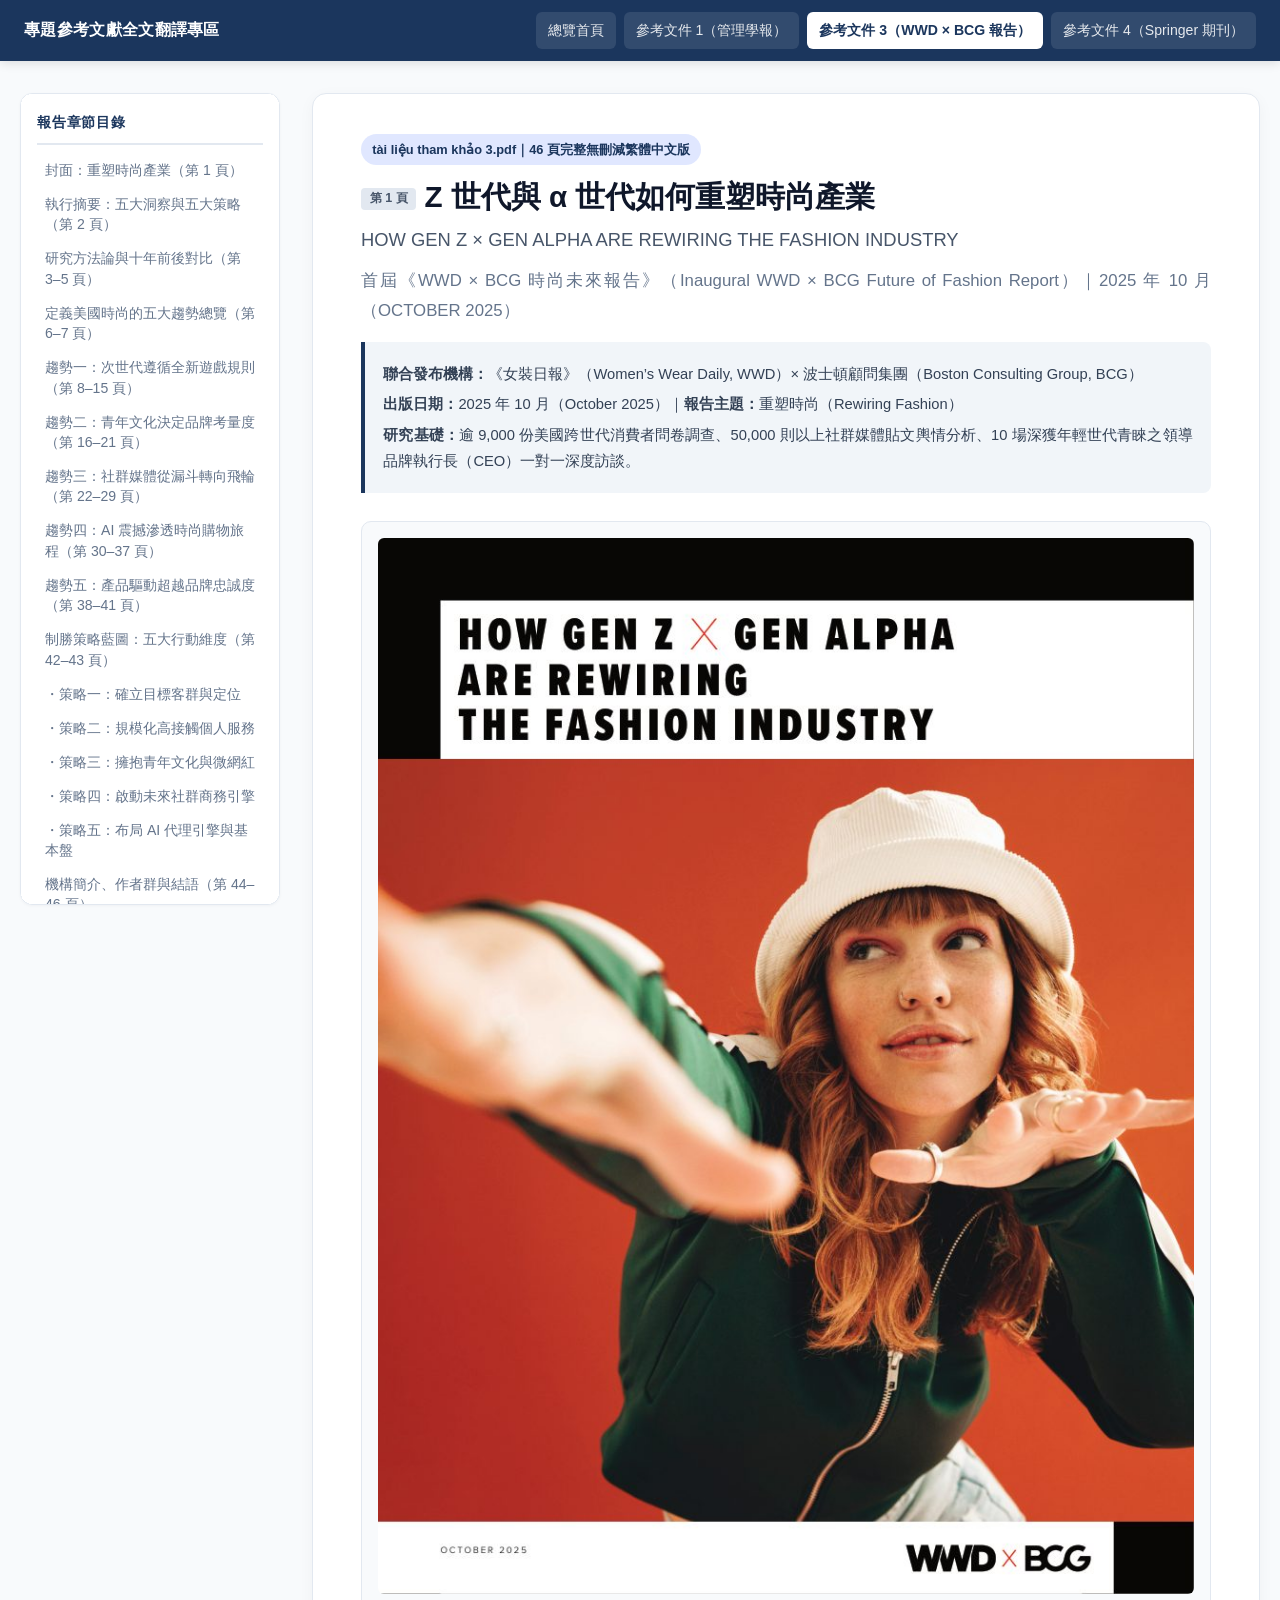
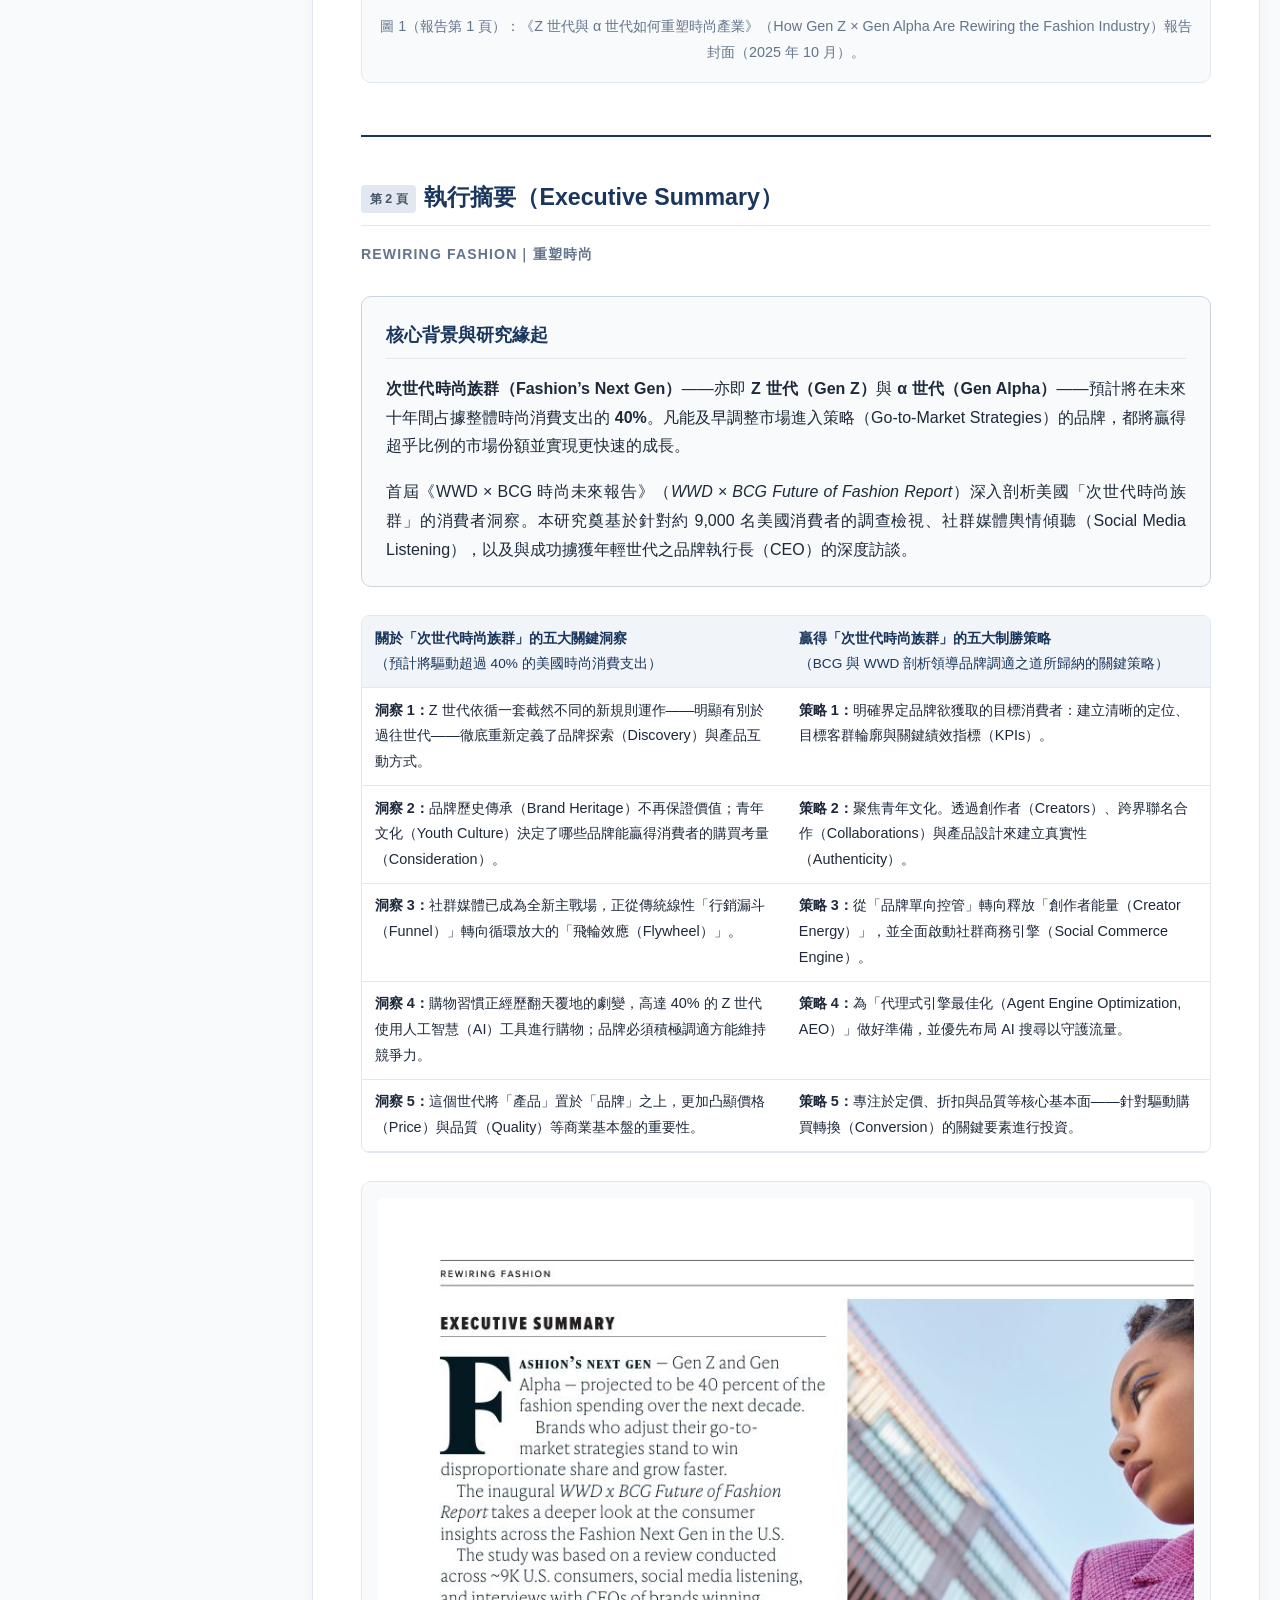
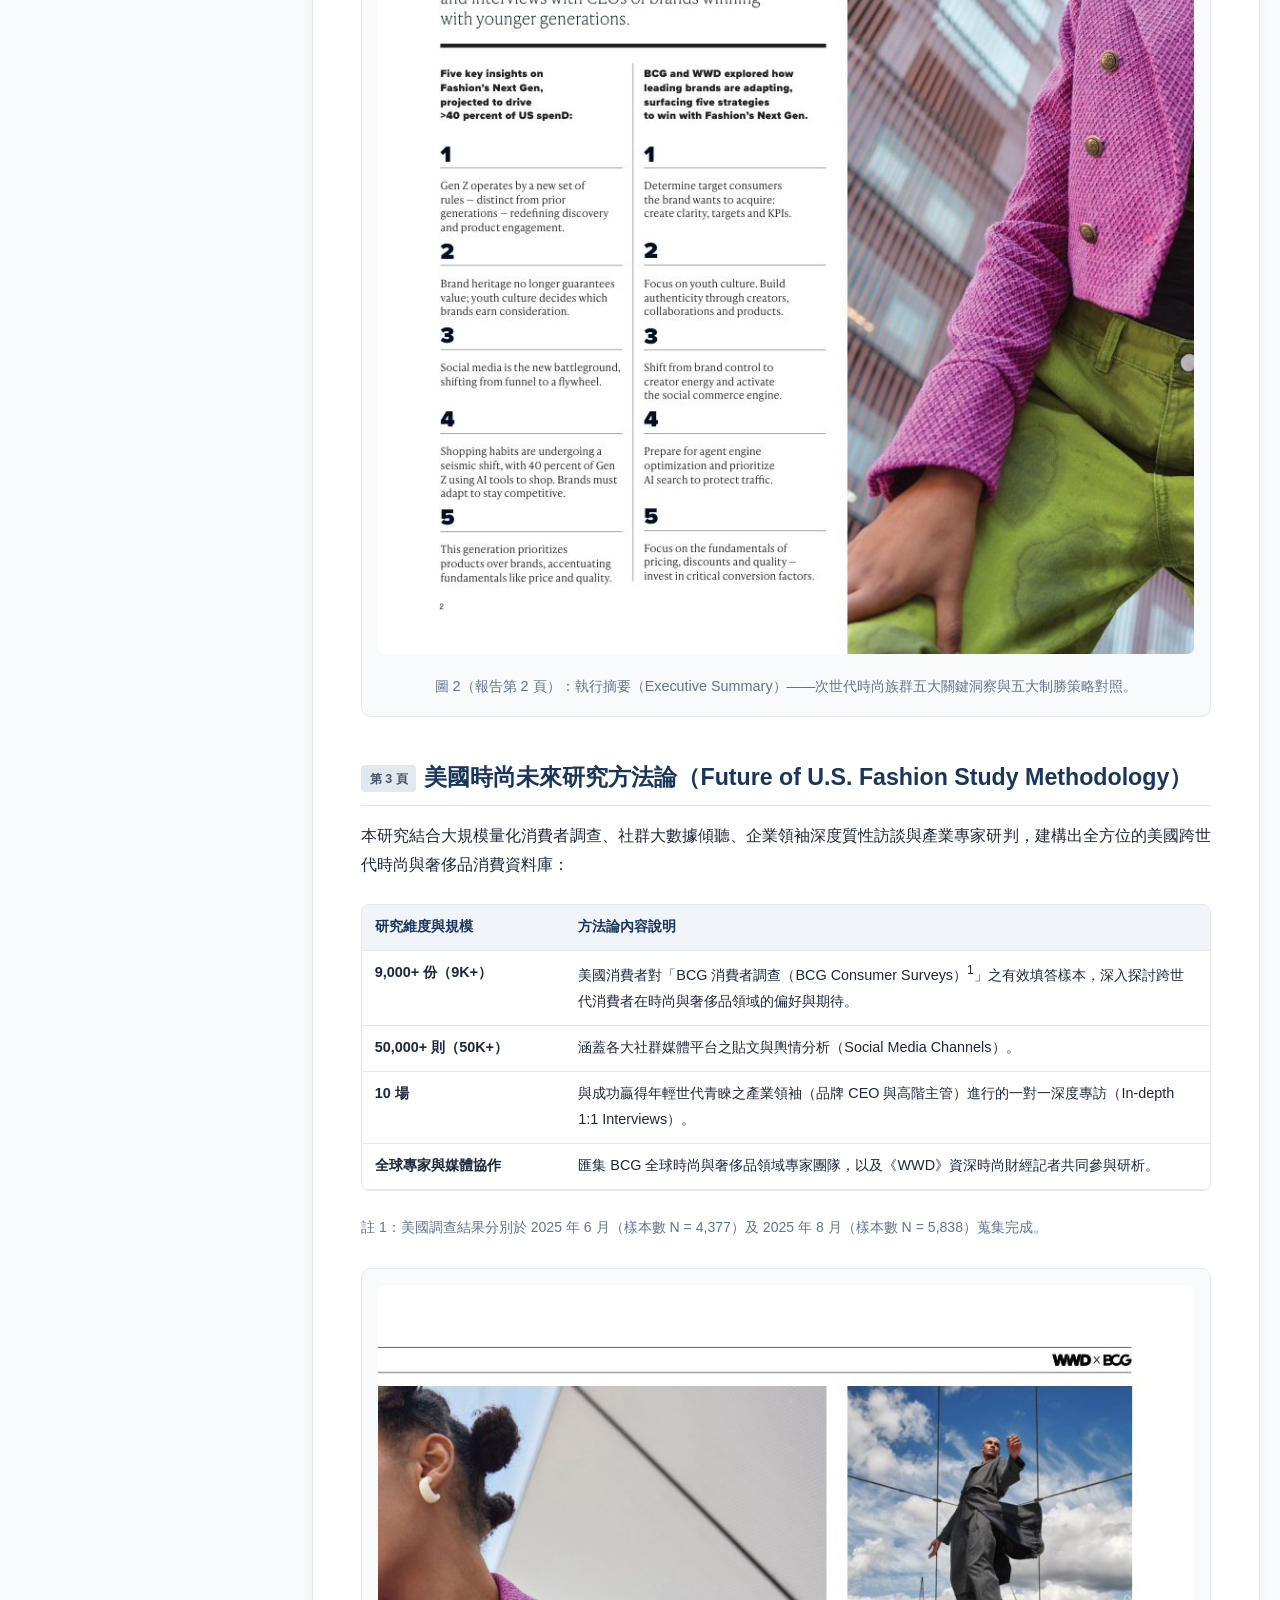
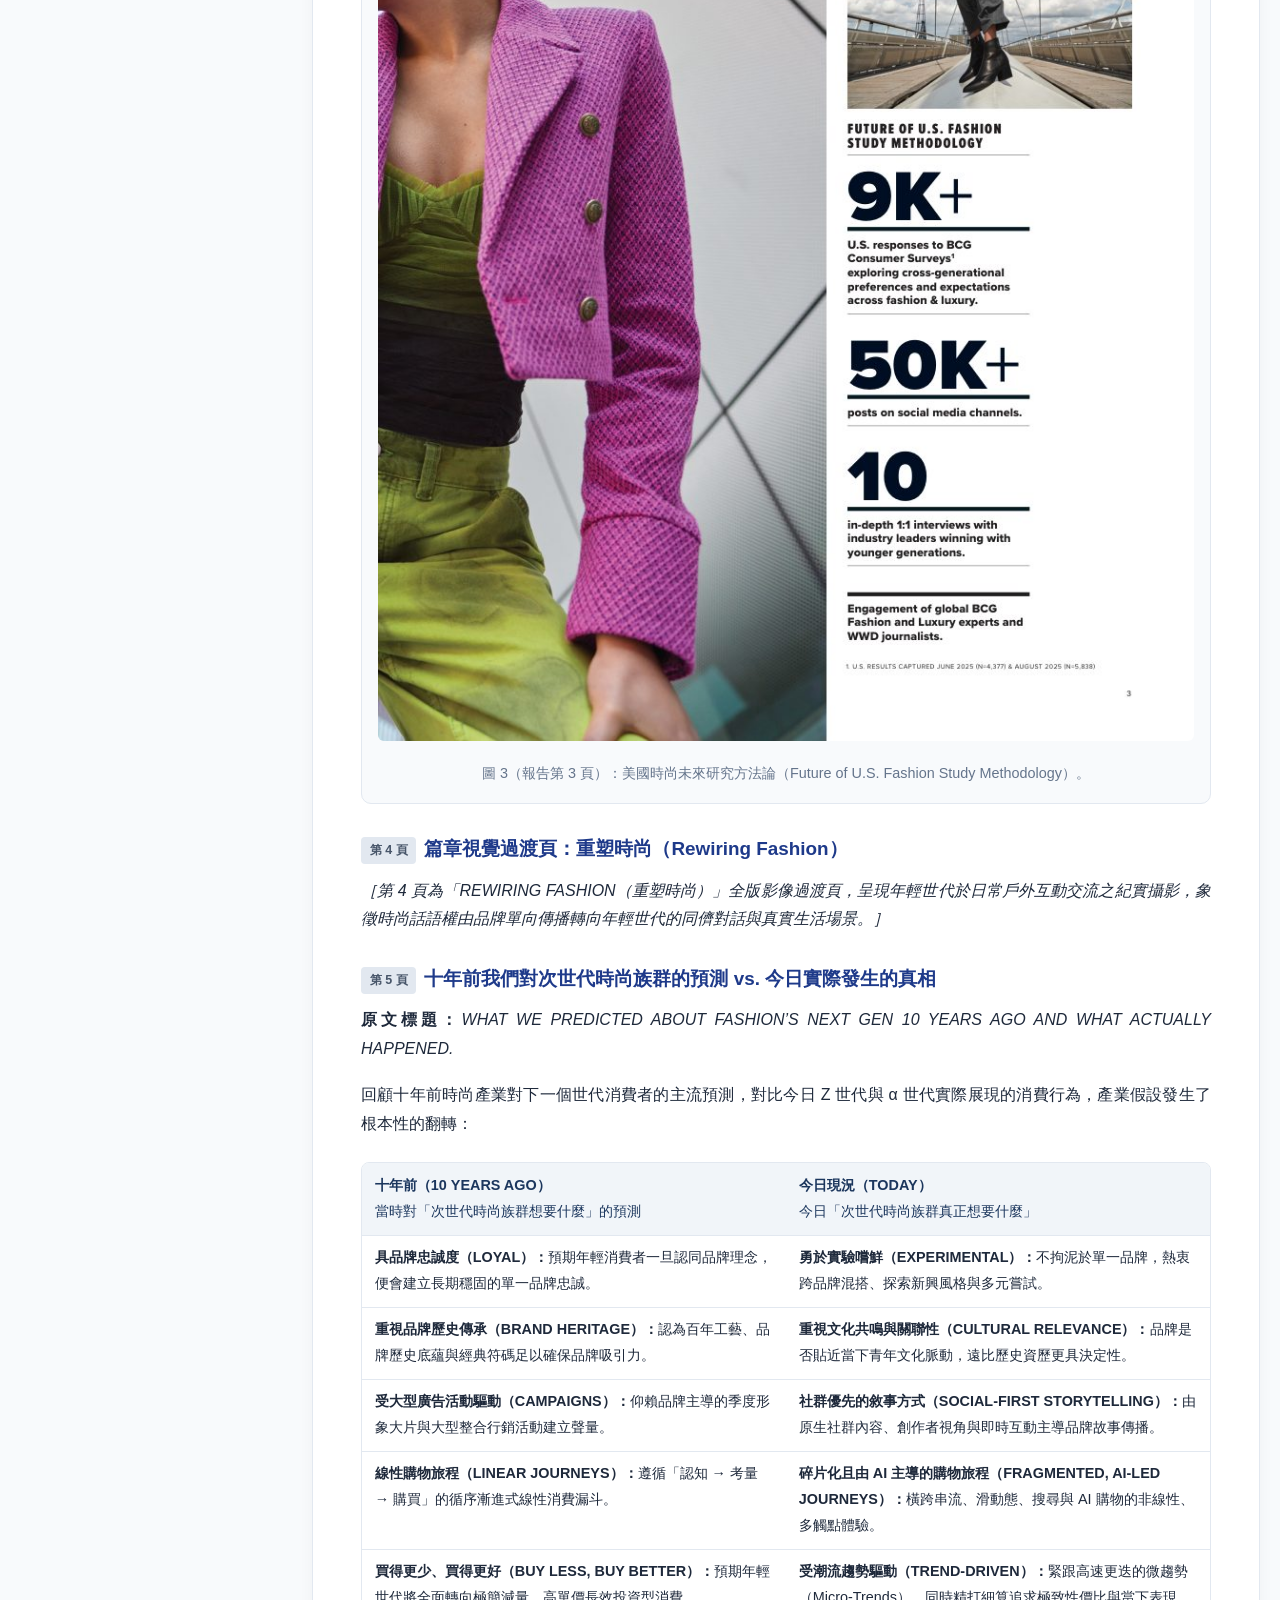
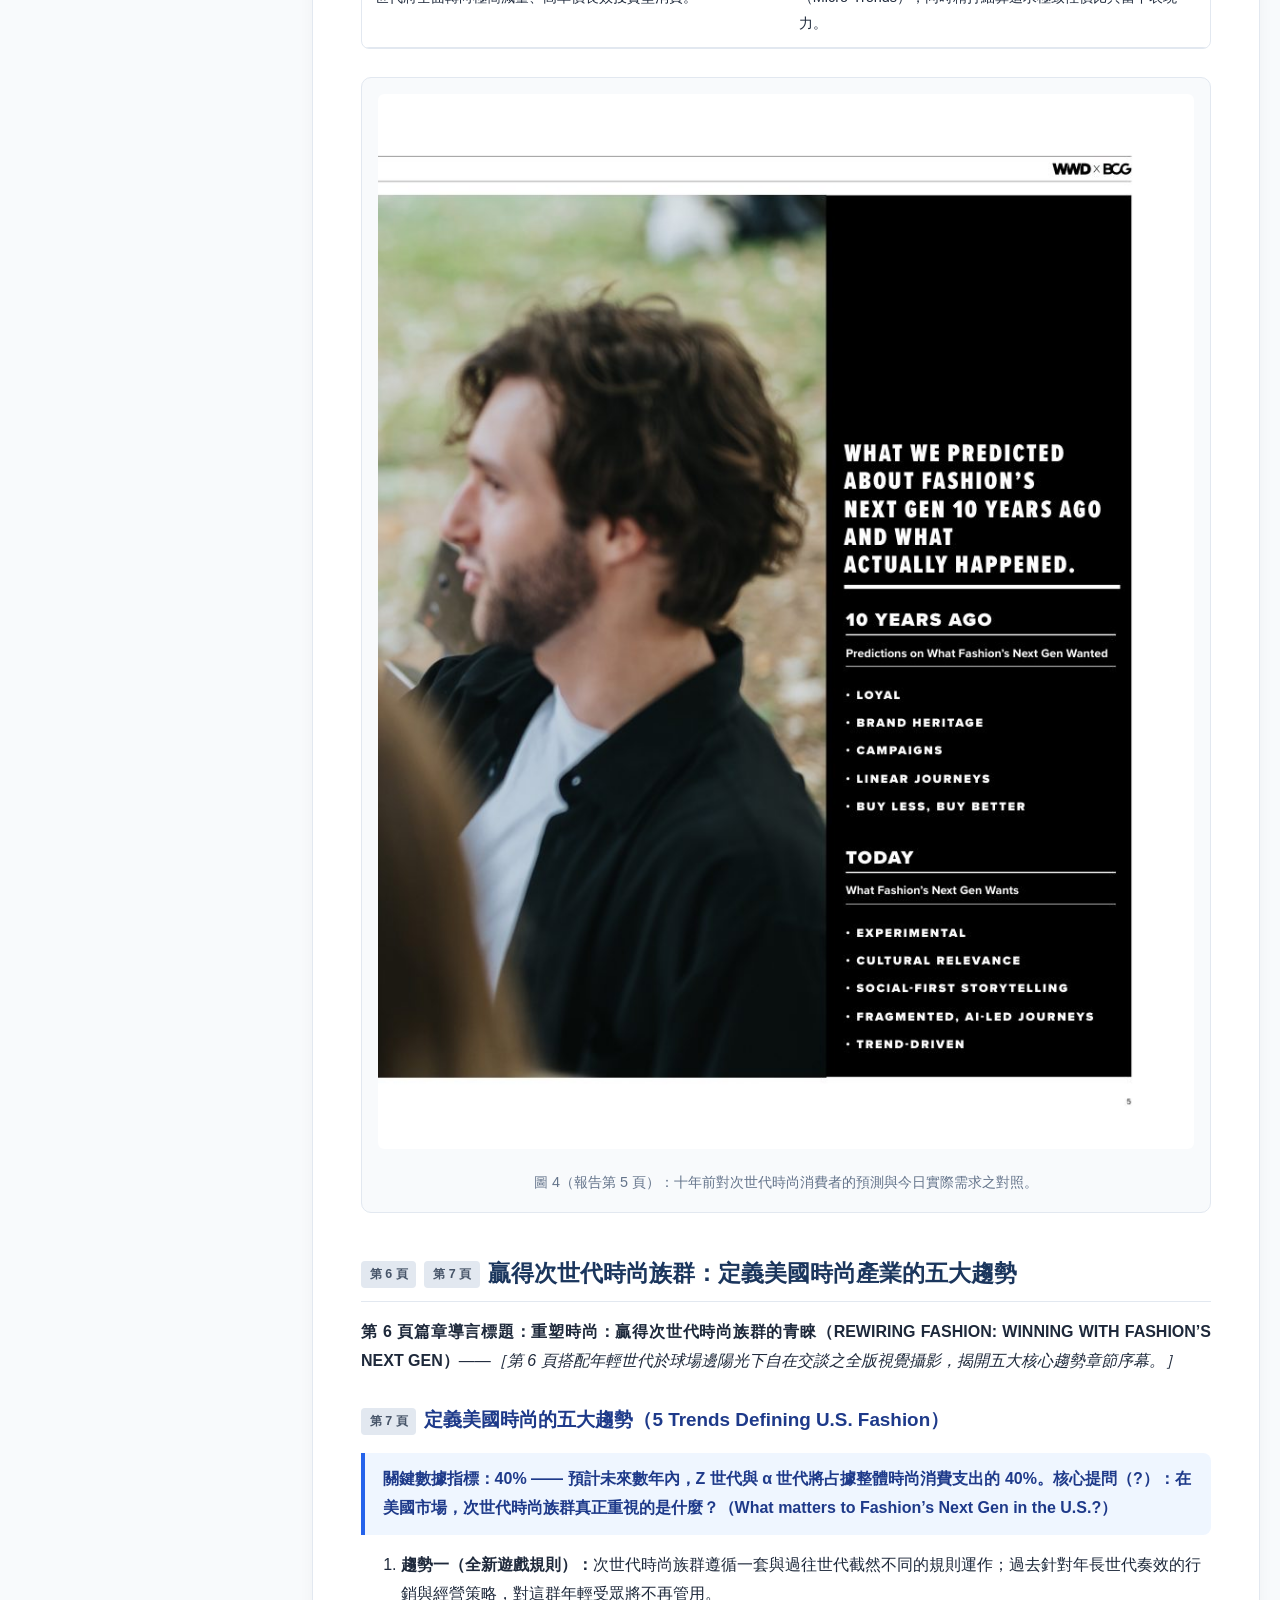
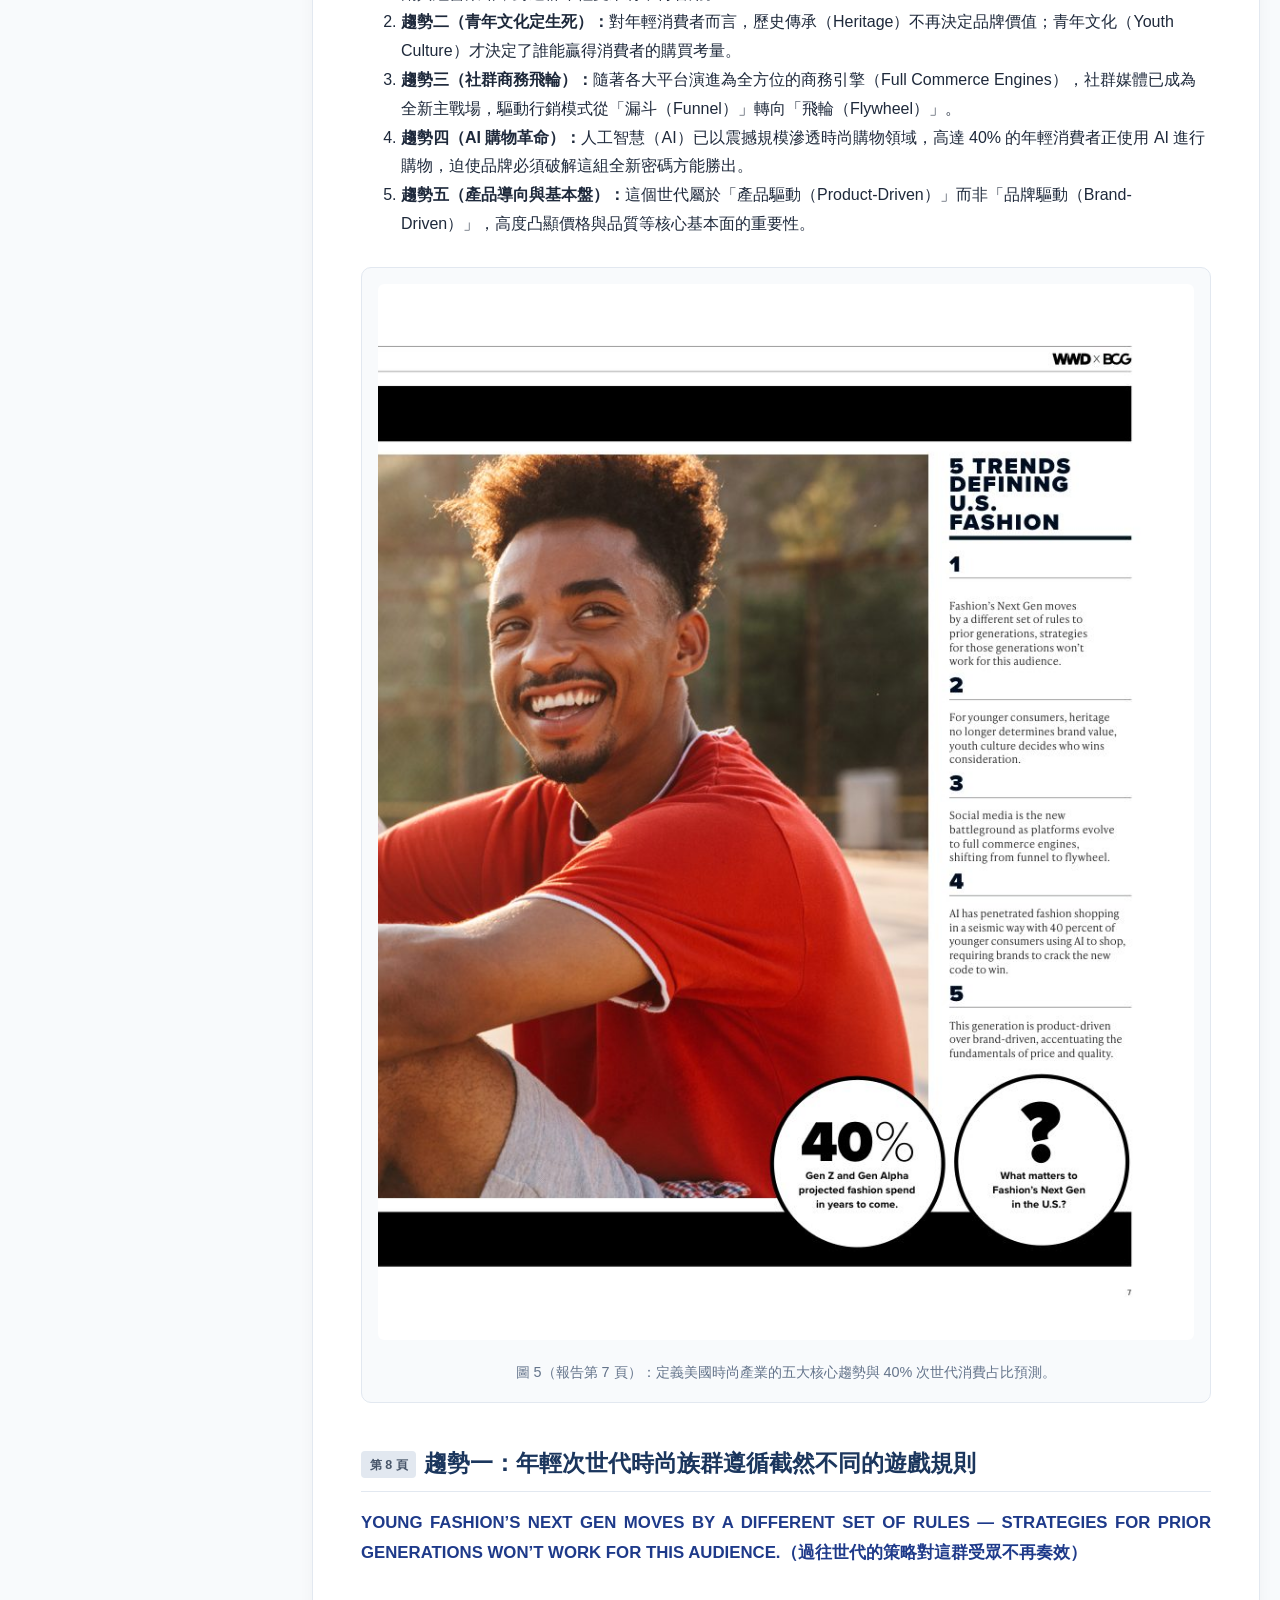
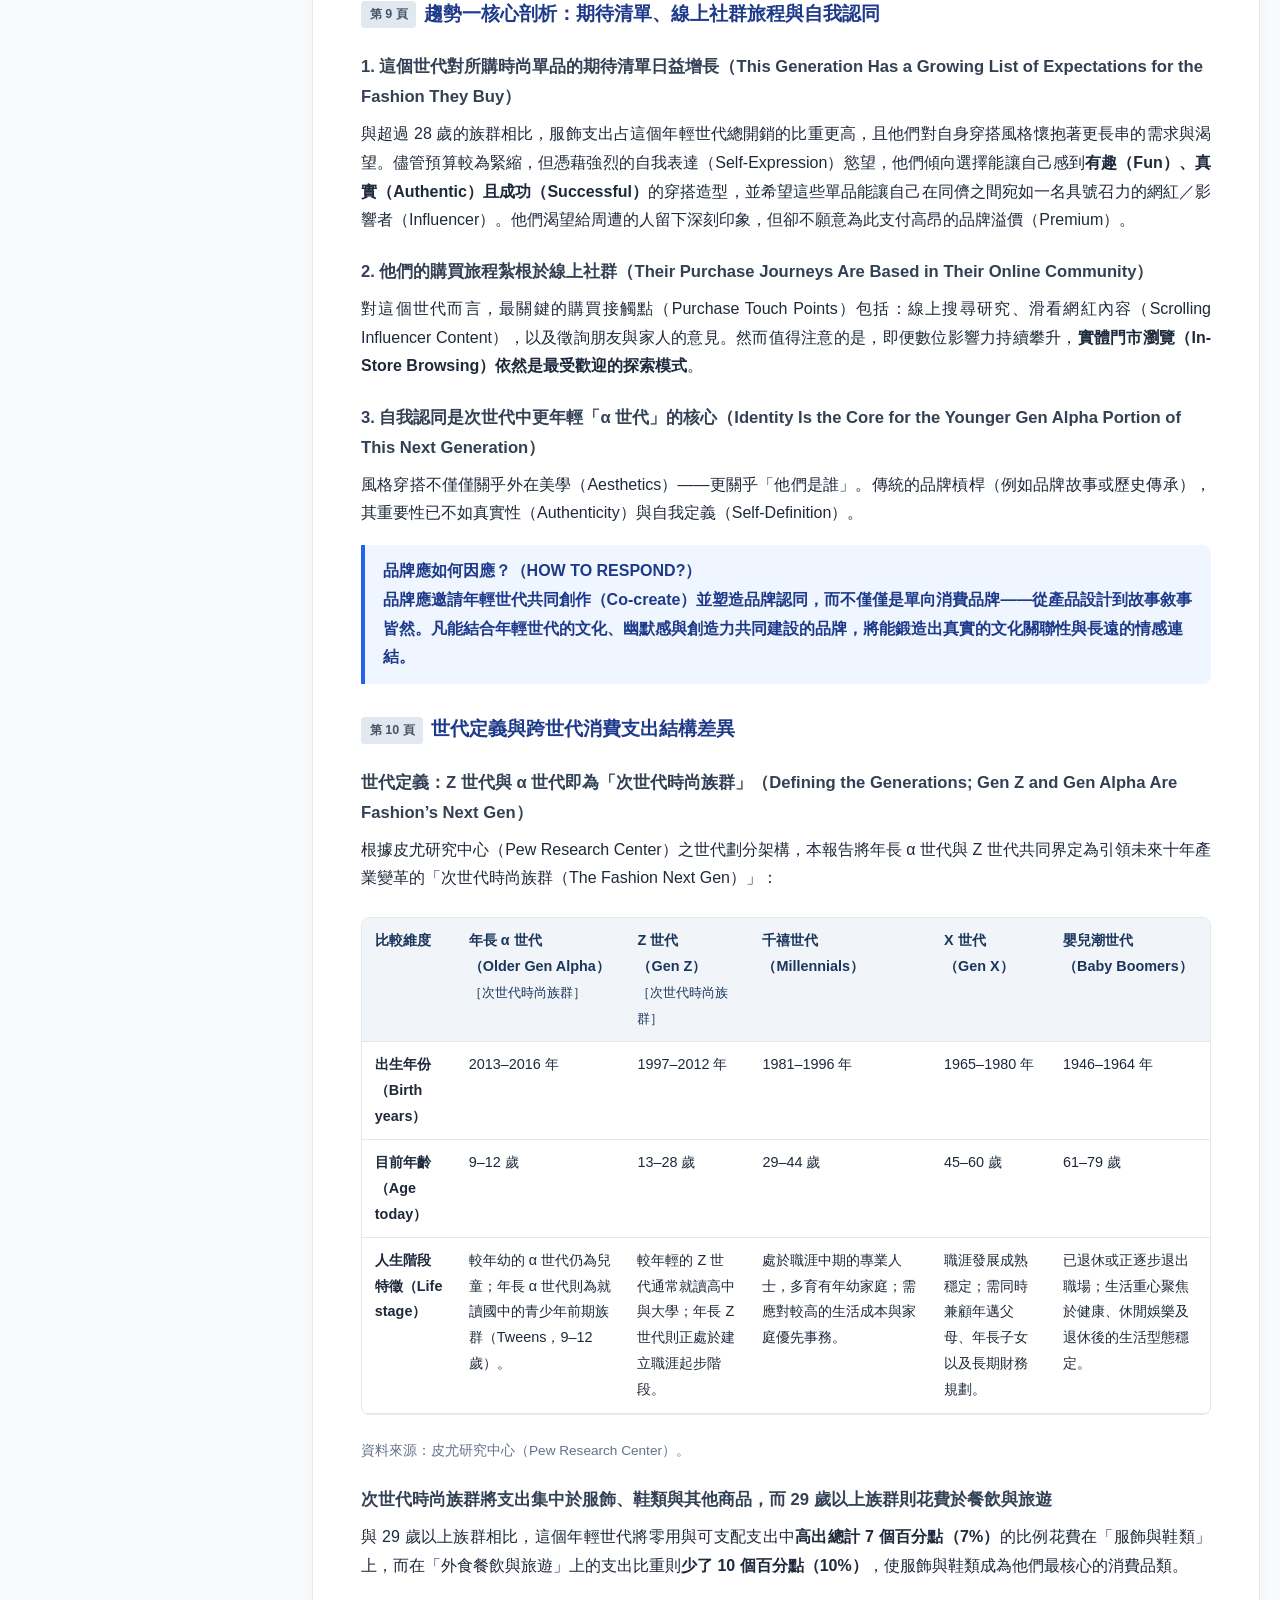
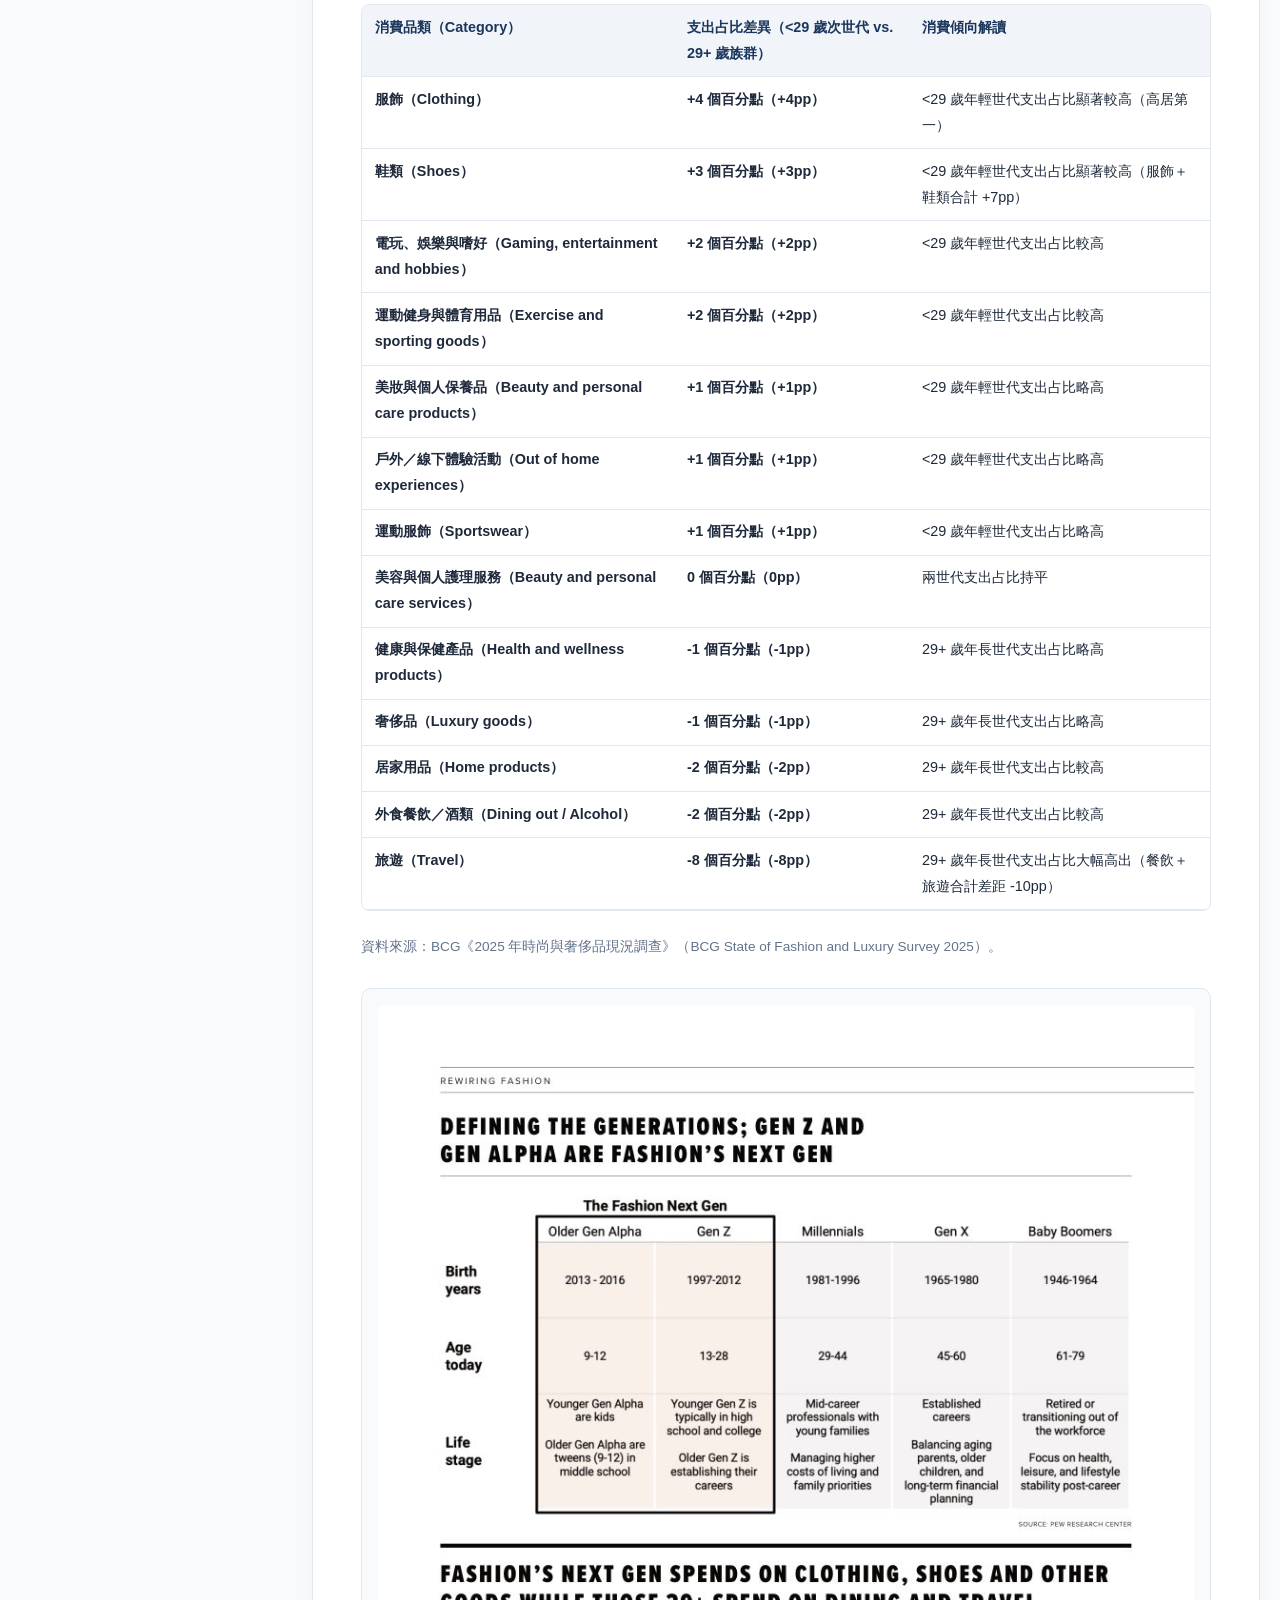
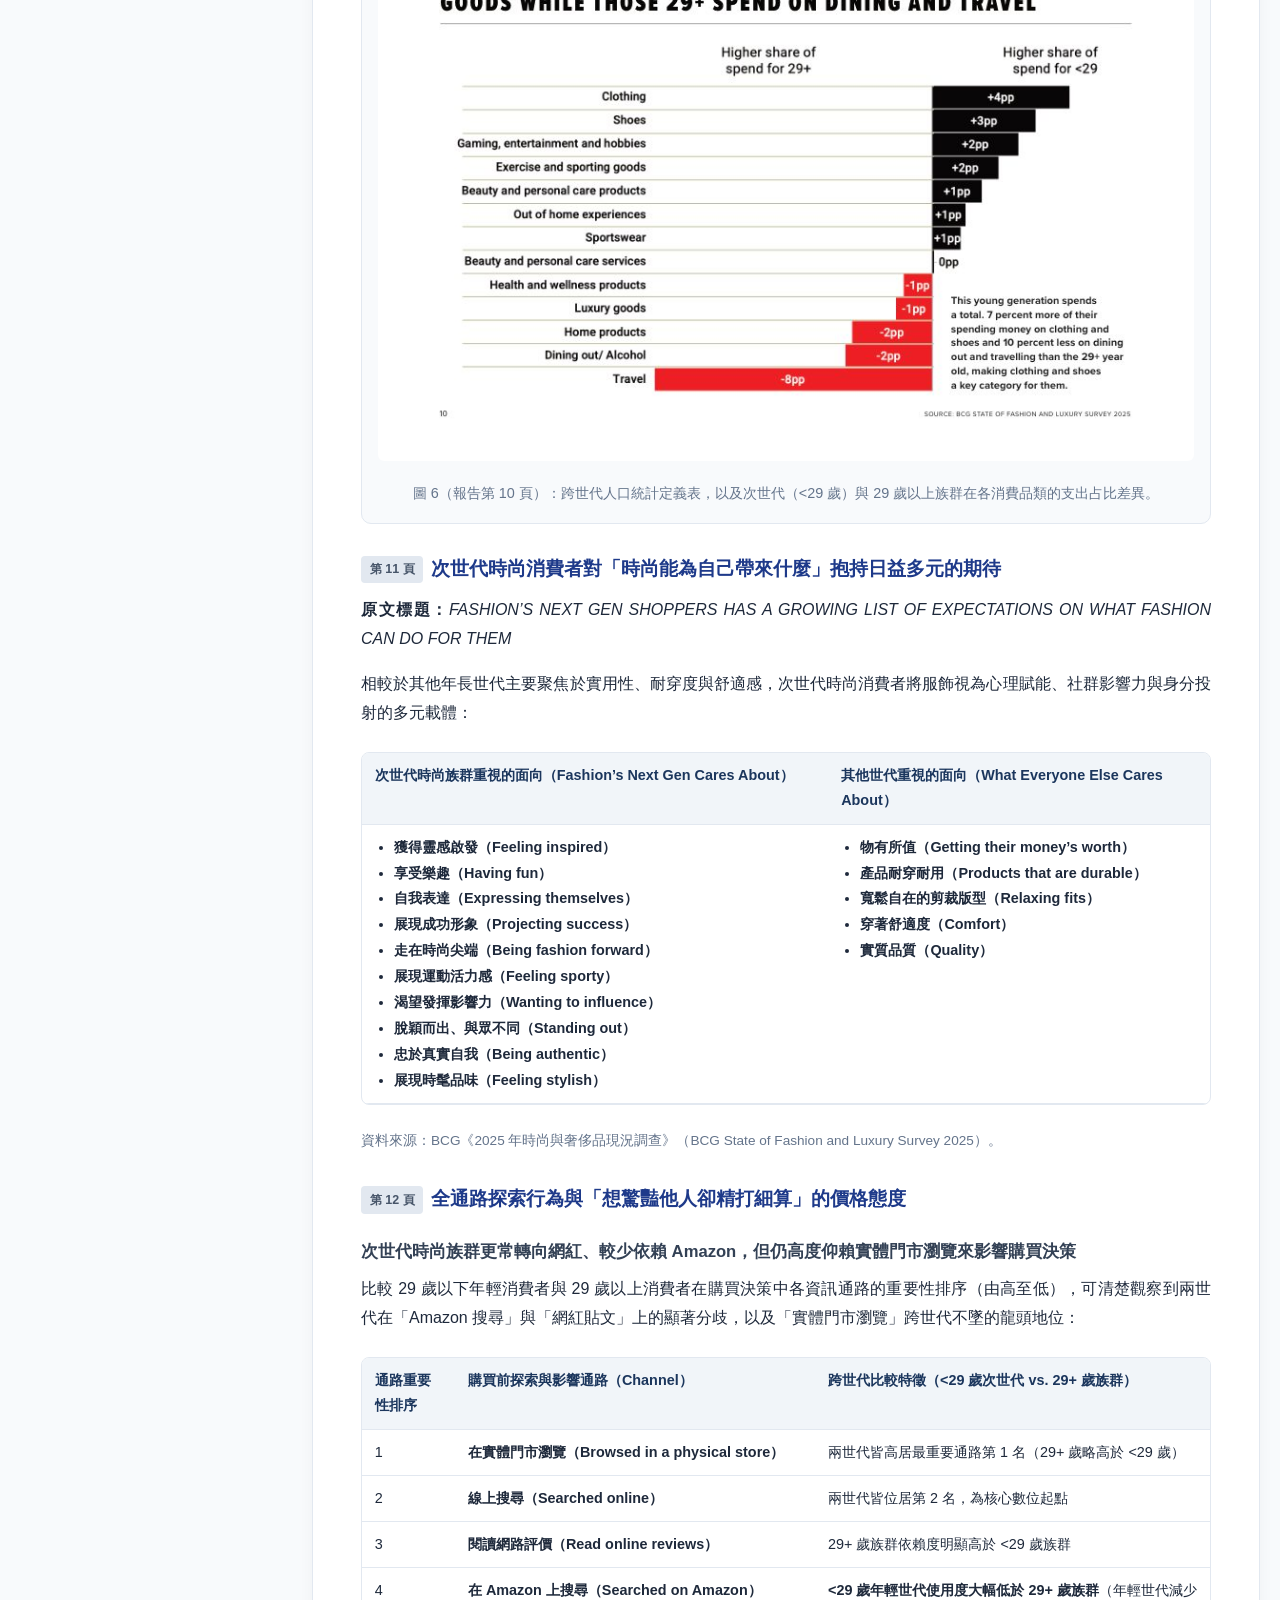
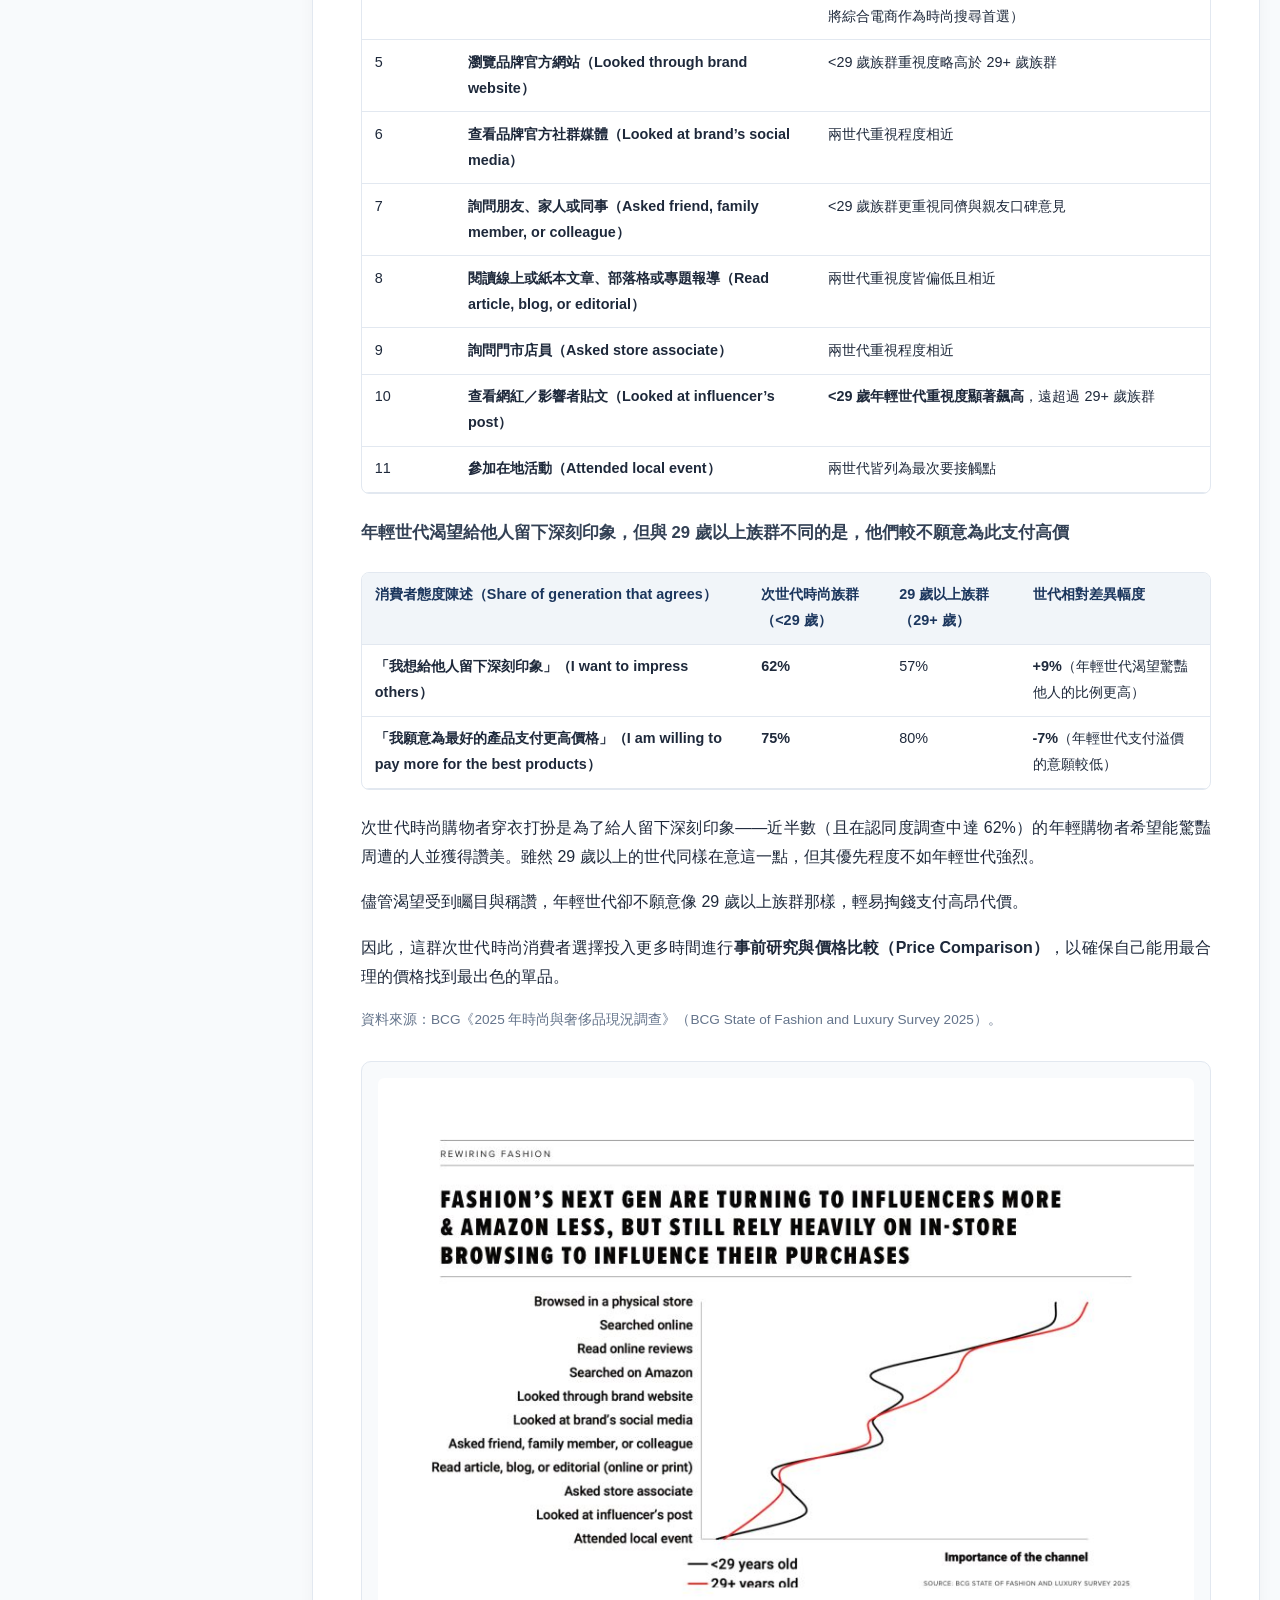
<file: paper3.html>
<!DOCTYPE html>
<html lang="zh-Hant">
<head>
  <meta charset="UTF-8">
  <meta name="viewport" content="width=device-width, initial-scale=1.0">
  <title>Z 世代與 α 世代如何重塑時尚產業（WWD × BCG 2025 完整繁體中文版）</title>
  <link rel="stylesheet" href="styles.css">
</head>
<body>
  <header class="topbar">
    <a class="topbar-brand" href="index.html">專題參考文獻全文翻譯專區</a>
    <nav class="topbar-nav">
      <a href="index.html">總覽首頁</a>
      <a href="paper1.html">參考文件 1（管理學報）</a>
      <a class="active" href="paper3.html">參考文件 3（WWD × BCG 報告）</a>
      <a href="paper4.html">參考文件 4（Springer 期刊）</a>
    </nav>
  </header>

  <div class="layout">
    <aside class="toc-sidebar" aria-label="章節目錄">
      <div class="toc-title">報告章節目錄</div>
      <ul>
        <li><a href="#cover">封面：重塑時尚產業（第 1 頁）</a></li>
        <li><a href="#exec-summary">執行摘要：五大洞察與五大策略（第 2 頁）</a></li>
        <li><a href="#methodology">研究方法論與十年前後對比（第 3–5 頁）</a></li>
        <li><a href="#five-trends-overview">定義美國時尚的五大趨勢總覽（第 6–7 頁）</a></li>
        <li><a href="#trend-1">趨勢一：次世代遵循全新遊戲規則（第 8–15 頁）</a></li>
        <li><a href="#trend-2">趨勢二：青年文化決定品牌考量度（第 16–21 頁）</a></li>
        <li><a href="#trend-3">趨勢三：社群媒體從漏斗轉向飛輪（第 22–29 頁）</a></li>
        <li><a href="#trend-4">趨勢四：AI 震撼滲透時尚購物旅程（第 30–37 頁）</a></li>
        <li><a href="#trend-5">趨勢五：產品驅動超越品牌忠誠度（第 38–41 頁）</a></li>
        <li><a href="#winning-strategies">制勝策略藍圖：五大行動維度（第 42–43 頁）</a></li>
        <li><a href="#strategy-1">・策略一：確立目標客群與定位</a></li>
        <li><a href="#strategy-2">・策略二：規模化高接觸個人服務</a></li>
        <li><a href="#strategy-3">・策略三：擁抱青年文化與微網紅</a></li>
        <li><a href="#strategy-4">・策略四：啟動未來社群商務引擎</a></li>
        <li><a href="#strategy-5">・策略五：布局 AI 代理引擎與基本盤</a></li>
        <li><a href="#conclusion-authors">機構簡介、作者群與結語（第 44–46 頁）</a></li>
      </ul>
    </aside>

    <main class="paper-container">
      <!-- ==================== PAGE 1 ==================== -->
      <header class="paper-header" id="cover">
        <span class="badge">tài liệu tham khảo 3.pdf｜46 頁完整無刪減繁體中文版</span>
        <h1><span class="page-marker">第 1 頁</span>Z 世代與 α 世代如何重塑時尚產業<br><span style="font-size: 1.15rem; font-weight: 500; color: #475569;">HOW GEN Z × GEN ALPHA ARE REWIRING THE FASHION INDUSTRY</span></h1>
        <p class="paper-subtitle">首屆《WWD × BCG 時尚未來報告》（Inaugural WWD × BCG Future of Fashion Report）｜2025 年 10 月（OCTOBER 2025）</p>
        <div class="meta-box">
          <p><strong>聯合發布機構：</strong>《女裝日報》（Women’s Wear Daily, WWD）× 波士頓顧問集團（Boston Consulting Group, BCG）</p>
          <p><strong>出版日期：</strong>2025 年 10 月（October 2025）｜<strong>報告主題：</strong>重塑時尚（Rewiring Fashion）</p>
          <p><strong>研究基礎：</strong>逾 9,000 份美國跨世代消費者問卷調查、50,000 則以上社群媒體貼文輿情分析、10 場深獲年輕世代青睞之領導品牌執行長（CEO）一對一深度訪談。</p>
        </div>

        <figure>
          <img src="assets/p3_slide_01.jpg" alt="第 1 頁：WWD × BCG《Z 世代與 α 世代如何重塑時尚產業》報告封面">
          <figcaption>圖 1（報告第 1 頁）：《Z 世代與 α 世代如何重塑時尚產業》（How Gen Z × Gen Alpha Are Rewiring the Fashion Industry）報告封面（2025 年 10 月）。</figcaption>
        </figure>
      </header>

      <!-- ==================== PAGE 2 ==================== -->
      <section id="exec-summary">
        <h2><span class="page-marker">第 2 頁</span>執行摘要（Executive Summary）</h2>
        <p style="font-size: 0.88rem; color: var(--muted); font-weight: 700; letter-spacing: 0.08em; text-transform: uppercase;">REWIRING FASHION｜重塑時尚</p>

        <div class="abstract-box">
          <h2>核心背景與研究緣起</h2>
          <p><strong>次世代時尚族群（Fashion’s Next Gen）</strong>——亦即 <strong>Z 世代（Gen Z）</strong>與 <strong>α 世代（Gen Alpha）</strong>——預計將在未來十年間占據整體時尚消費支出的 <strong>40%</strong>。凡能及早調整市場進入策略（Go-to-Market Strategies）的品牌，都將贏得超乎比例的市場份額並實現更快速的成長。</p>
          <p style="margin-bottom: 0;">首屆《WWD × BCG 時尚未來報告》（<em>WWD × BCG Future of Fashion Report</em>）深入剖析美國「次世代時尚族群」的消費者洞察。本研究奠基於針對約 9,000 名美國消費者的調查檢視、社群媒體輿情傾聽（Social Media Listening），以及與成功擄獲年輕世代之品牌執行長（CEO）的深度訪談。</p>
        </div>

        <div class="table-wrap">
          <table>
            <thead>
              <tr>
                <th style="width: 50%;">關於「次世代時尚族群」的五大關鍵洞察<br><span style="font-weight: 400; font-size: 0.85rem;">（預計將驅動超過 40% 的美國時尚消費支出）</span></th>
                <th style="width: 50%;">贏得「次世代時尚族群」的五大制勝策略<br><span style="font-weight: 400; font-size: 0.85rem;">（BCG 與 WWD 剖析領導品牌調適之道所歸納的關鍵策略）</span></th>
              </tr>
            </thead>
            <tbody>
              <tr>
                <td><strong>洞察 1：</strong>Z 世代依循一套截然不同的新規則運作——明顯有別於過往世代——徹底重新定義了品牌探索（Discovery）與產品互動方式。</td>
                <td><strong>策略 1：</strong>明確界定品牌欲獲取的目標消費者：建立清晰的定位、目標客群輪廓與關鍵績效指標（KPIs）。</td>
              </tr>
              <tr>
                <td><strong>洞察 2：</strong>品牌歷史傳承（Brand Heritage）不再保證價值；青年文化（Youth Culture）決定了哪些品牌能贏得消費者的購買考量（Consideration）。</td>
                <td><strong>策略 2：</strong>聚焦青年文化。透過創作者（Creators）、跨界聯名合作（Collaborations）與產品設計來建立真實性（Authenticity）。</td>
              </tr>
              <tr>
                <td><strong>洞察 3：</strong>社群媒體已成為全新主戰場，正從傳統線性「行銷漏斗（Funnel）」轉向循環放大的「飛輪效應（Flywheel）」。</td>
                <td><strong>策略 3：</strong>從「品牌單向控管」轉向釋放「創作者能量（Creator Energy）」，並全面啟動社群商務引擎（Social Commerce Engine）。</td>
              </tr>
              <tr>
                <td><strong>洞察 4：</strong>購物習慣正經歷翻天覆地的劇變，高達 40% 的 Z 世代使用人工智慧（AI）工具進行購物；品牌必須積極調適方能維持競爭力。</td>
                <td><strong>策略 4：</strong>為「代理式引擎最佳化（Agent Engine Optimization, AEO）」做好準備，並優先布局 AI 搜尋以守護流量。</td>
              </tr>
              <tr>
                <td><strong>洞察 5：</strong>這個世代將「產品」置於「品牌」之上，更加凸顯價格（Price）與品質（Quality）等商業基本盤的重要性。</td>
                <td><strong>策略 5：</strong>專注於定價、折扣與品質等核心基本面——針對驅動購買轉換（Conversion）的關鍵要素進行投資。</td>
              </tr>
            </tbody>
          </table>
        </div>

        <figure>
          <img src="assets/p3_slide_02.jpg" alt="第 2 頁：執行摘要——五大關鍵洞察與五大制勝策略">
          <figcaption>圖 2（報告第 2 頁）：執行摘要（Executive Summary）——次世代時尚族群五大關鍵洞察與五大制勝策略對照。</figcaption>
        </figure>
      </section>

      <!-- ==================== PAGE 3 ==================== -->
      <section id="methodology">
        <h2><span class="page-marker">第 3 頁</span>美國時尚未來研究方法論（Future of U.S. Fashion Study Methodology）</h2>
        <p>本研究結合大規模量化消費者調查、社群大數據傾聽、企業領袖深度質性訪談與產業專家研判，建構出全方位的美國跨世代時尚與奢侈品消費資料庫：</p>

        <div class="table-wrap">
          <table>
            <thead>
              <tr>
                <th style="width: 24%;">研究維度與規模</th>
                <th>方法論內容說明</th>
              </tr>
            </thead>
            <tbody>
              <tr>
                <td><strong>9,000+ 份（9K+）</strong></td>
                <td>美國消費者對「BCG 消費者調查（BCG Consumer Surveys）<sup>1</sup>」之有效填答樣本，深入探討跨世代消費者在時尚與奢侈品領域的偏好與期待。</td>
              </tr>
              <tr>
                <td><strong>50,000+ 則（50K+）</strong></td>
                <td>涵蓋各大社群媒體平台之貼文與輿情分析（Social Media Channels）。</td>
              </tr>
              <tr>
                <td><strong>10 場</strong></td>
                <td>與成功贏得年輕世代青睞之產業領袖（品牌 CEO 與高階主管）進行的一對一深度專訪（In-depth 1:1 Interviews）。</td>
              </tr>
              <tr>
                <td><strong>全球專家與媒體協作</strong></td>
                <td>匯集 BCG 全球時尚與奢侈品領域專家團隊，以及《WWD》資深時尚財經記者共同參與研析。</td>
              </tr>
            </tbody>
          </table>
        </div>
        <p style="font-size: 0.88rem; color: var(--muted);">註 1：美國調查結果分別於 2025 年 6 月（樣本數 N = 4,377）及 2025 年 8 月（樣本數 N = 5,838）蒐集完成。</p>

        <figure>
          <img src="assets/p3_slide_03.jpg" alt="第 3 頁：美國時尚未來研究方法論">
          <figcaption>圖 3（報告第 3 頁）：美國時尚未來研究方法論（Future of U.S. Fashion Study Methodology）。</figcaption>
        </figure>

        <!-- ==================== PAGE 4 ==================== -->
        <h3><span class="page-marker">第 4 頁</span>篇章視覺過渡頁：重塑時尚（Rewiring Fashion）</h3>
        <p><em>［第 4 頁為「REWIRING FASHION（重塑時尚）」全版影像過渡頁，呈現年輕世代於日常戶外互動交流之紀實攝影，象徵時尚話語權由品牌單向傳播轉向年輕世代的同儕對話與真實生活場景。］</em></p>

        <!-- ==================== PAGE 5 ==================== -->
        <h3><span class="page-marker">第 5 頁</span>十年前我們對次世代時尚族群的預測 vs. 今日實際發生的真相</h3>
        <p><strong>原文標題：</strong><em>WHAT WE PREDICTED ABOUT FASHION’S NEXT GEN 10 YEARS AGO AND WHAT ACTUALLY HAPPENED.</em></p>
        <p>回顧十年前時尚產業對下一個世代消費者的主流預測，對比今日 Z 世代與 α 世代實際展現的消費行為，產業假設發生了根本性的翻轉：</p>

        <div class="table-wrap">
          <table>
            <thead>
              <tr>
                <th style="width: 50%;">十年前（10 YEARS AGO）<br><span style="font-weight: 400; font-size: 0.85rem;">當時對「次世代時尚族群想要什麼」的預測</span></th>
                <th style="width: 50%;">今日現況（TODAY）<br><span style="font-weight: 400; font-size: 0.85rem;">今日「次世代時尚族群真正想要什麼」</span></th>
              </tr>
            </thead>
            <tbody>
              <tr>
                <td><strong>具品牌忠誠度（LOYAL）：</strong>預期年輕消費者一旦認同品牌理念，便會建立長期穩固的單一品牌忠誠。</td>
                <td><strong>勇於實驗嚐鮮（EXPERIMENTAL）：</strong>不拘泥於單一品牌，熱衷跨品牌混搭、探索新興風格與多元嘗試。</td>
              </tr>
              <tr>
                <td><strong>重視品牌歷史傳承（BRAND HERITAGE）：</strong>認為百年工藝、品牌歷史底蘊與經典符碼足以確保品牌吸引力。</td>
                <td><strong>重視文化共鳴與關聯性（CULTURAL RELEVANCE）：</strong>品牌是否貼近當下青年文化脈動，遠比歷史資歷更具決定性。</td>
              </tr>
              <tr>
                <td><strong>受大型廣告活動驅動（CAMPAIGNS）：</strong>仰賴品牌主導的季度形象大片與大型整合行銷活動建立聲量。</td>
                <td><strong>社群優先的敘事方式（SOCIAL-FIRST STORYTELLING）：</strong>由原生社群內容、創作者視角與即時互動主導品牌故事傳播。</td>
              </tr>
              <tr>
                <td><strong>線性購物旅程（LINEAR JOURNEYS）：</strong>遵循「認知 → 考量 → 購買」的循序漸進式線性消費漏斗。</td>
                <td><strong>碎片化且由 AI 主導的購物旅程（FRAGMENTED, AI-LED JOURNEYS）：</strong>橫跨串流、滑動態、搜尋與 AI 購物的非線性、多觸點體驗。</td>
              </tr>
              <tr>
                <td><strong>買得更少、買得更好（BUY LESS, BUY BETTER）：</strong>預期年輕世代將全面轉向極簡減量、高單價長效投資型消費。</td>
                <td><strong>受潮流趨勢驅動（TREND-DRIVEN）：</strong>緊跟高速更迭的微趨勢（Micro-Trends），同時精打細算追求極致性價比與當下表現力。</td>
              </tr>
            </tbody>
          </table>
        </div>

        <figure>
          <img src="assets/p3_slide_05.jpg" alt="第 5 頁：十年前對次世代時尚族群的預測與今日實際現況對比">
          <figcaption>圖 4（報告第 5 頁）：十年前對次世代時尚消費者的預測與今日實際需求之對照。</figcaption>
        </figure>
      </section>

      <!-- ==================== PAGE 6 & PAGE 7 ==================== -->
      <section id="five-trends-overview">
        <h2><span class="page-marker">第 6 頁</span><span class="page-marker">第 7 頁</span>贏得次世代時尚族群：定義美國時尚產業的五大趨勢</h2>
        <p><strong>第 6 頁篇章導言標題：</strong><strong>重塑時尚：贏得次世代時尚族群的青睞（REWIRING FASHION: WINNING WITH FASHION’S NEXT GEN）</strong>——<em>［第 6 頁搭配年輕世代於球場邊陽光下自在交談之全版視覺攝影，揭開五大核心趨勢章節序幕。］</em></p>

        <h3><span class="page-marker">第 7 頁</span>定義美國時尚的五大趨勢（5 Trends Defining U.S. Fashion）</h3>
        <div class="hypothesis">
          關鍵數據指標：<strong>40%</strong> —— 預計未來數年內，Z 世代與 α 世代將占據整體時尚消費支出的 40%。核心提問（?）：<strong>在美國市場，次世代時尚族群真正重視的是什麼？（What matters to Fashion’s Next Gen in the U.S.?）</strong>
        </div>

        <ol>
          <li><strong>趨勢一（全新遊戲規則）：</strong>次世代時尚族群遵循一套與過往世代截然不同的規則運作；過去針對年長世代奏效的行銷與經營策略，對這群年輕受眾將不再管用。</li>
          <li><strong>趨勢二（青年文化定生死）：</strong>對年輕消費者而言，歷史傳承（Heritage）不再決定品牌價值；青年文化（Youth Culture）才決定了誰能贏得消費者的購買考量。</li>
          <li><strong>趨勢三（社群商務飛輪）：</strong>隨著各大平台演進為全方位的商務引擎（Full Commerce Engines），社群媒體已成為全新主戰場，驅動行銷模式從「漏斗（Funnel）」轉向「飛輪（Flywheel）」。</li>
          <li><strong>趨勢四（AI 購物革命）：</strong>人工智慧（AI）已以震撼規模滲透時尚購物領域，高達 40% 的年輕消費者正使用 AI 進行購物，迫使品牌必須破解這組全新密碼方能勝出。</li>
          <li><strong>趨勢五（產品導向與基本盤）：</strong>這個世代屬於「產品驅動（Product-Driven）」而非「品牌驅動（Brand-Driven）」，高度凸顯價格與品質等核心基本面的重要性。</li>
        </ol>

        <figure>
          <img src="assets/p3_slide_07.jpg" alt="第 7 頁：定義美國時尚的五大趨勢">
          <figcaption>圖 5（報告第 7 頁）：定義美國時尚產業的五大核心趨勢與 40% 次世代消費占比預測。</figcaption>
        </figure>
      </section>

      <!-- ==================== TREND 1: PAGES 8–15 ==================== -->
      <section id="trend-1">
        <h2><span class="page-marker">第 8 頁</span>趨勢一：年輕次世代時尚族群遵循截然不同的遊戲規則</h2>
        <p style="font-size: 1.05rem; font-weight: 600; color: #1e3a8a;">YOUNG FASHION’S NEXT GEN MOVES BY A DIFFERENT SET OF RULES — STRATEGIES FOR PRIOR GENERATIONS WON’T WORK FOR THIS AUDIENCE.（過往世代的策略對這群受眾不再奏效）</p>

        <!-- ==================== PAGE 9 ==================== -->
        <h3><span class="page-marker">第 9 頁</span>趨勢一核心剖析：期待清單、線上社群旅程與自我認同</h3>

        <h4>1. 這個世代對所購時尚單品的期待清單日益增長（This Generation Has a Growing List of Expectations for the Fashion They Buy）</h4>
        <p>與超過 28 歲的族群相比，服飾支出占這個年輕世代總開銷的比重更高，且他們對自身穿搭風格懷抱著更長串的需求與渴望。儘管預算較為緊縮，但憑藉強烈的自我表達（Self-Expression）慾望，他們傾向選擇能讓自己感到<strong>有趣（Fun）、真實（Authentic）且成功（Successful）</strong>的穿搭造型，並希望這些單品能讓自己在同儕之間宛如一名具號召力的網紅／影響者（Influencer）。他們渴望給周遭的人留下深刻印象，但卻不願意為此支付高昂的品牌溢價（Premium）。</p>

        <h4>2. 他們的購買旅程紮根於線上社群（Their Purchase Journeys Are Based in Their Online Community）</h4>
        <p>對這個世代而言，最關鍵的購買接觸點（Purchase Touch Points）包括：線上搜尋研究、滑看網紅內容（Scrolling Influencer Content），以及徵詢朋友與家人的意見。然而值得注意的是，即便數位影響力持續攀升，<strong>實體門市瀏覽（In-Store Browsing）依然是最受歡迎的探索模式</strong>。</p>

        <h4>3. 自我認同是次世代中更年輕「α 世代」的核心（Identity Is the Core for the Younger Gen Alpha Portion of This Next Generation）</h4>
        <p>風格穿搭不僅僅關乎外在美學（Aesthetics）——更關乎「他們是誰」。傳統的品牌槓桿（例如品牌故事或歷史傳承），其重要性已不如真實性（Authenticity）與自我定義（Self-Definition）。</p>

        <div class="hypothesis">
          <strong>品牌應如何因應？（HOW TO RESPOND?）</strong><br>
          品牌應邀請年輕世代共同創作（Co-create）並塑造品牌認同，而不僅僅是單向消費品牌——從產品設計到故事敘事皆然。凡能結合年輕世代的文化、幽默感與創造力共同建設的品牌，將能鍛造出真實的文化關聯性與長遠的情感連結。
        </div>

        <!-- ==================== PAGE 10 ==================== -->
        <h3><span class="page-marker">第 10 頁</span>世代定義與跨世代消費支出結構差異</h3>
        <h4>世代定義：Z 世代與 α 世代即為「次世代時尚族群」（Defining the Generations; Gen Z and Gen Alpha Are Fashion’s Next Gen）</h4>
        <p>根據皮尤研究中心（Pew Research Center）之世代劃分架構，本報告將年長 α 世代與 Z 世代共同界定為引領未來十年產業變革的「次世代時尚族群（The Fashion Next Gen）」：</p>

        <div class="table-wrap">
          <table>
            <thead>
              <tr>
                <th>比較維度</th>
                <th>年長 α 世代<br>（Older Gen Alpha）<br><span style="font-weight:400;font-size:0.8rem;">［次世代時尚族群］</span></th>
                <th>Z 世代<br>（Gen Z）<br><span style="font-weight:400;font-size:0.8rem;">［次世代時尚族群］</span></th>
                <th>千禧世代<br>（Millennials）</th>
                <th>X 世代<br>（Gen X）</th>
                <th>嬰兒潮世代<br>（Baby Boomers）</th>
              </tr>
            </thead>
            <tbody>
              <tr>
                <td><strong>出生年份（Birth years）</strong></td>
                <td>2013–2016 年</td>
                <td>1997–2012 年</td>
                <td>1981–1996 年</td>
                <td>1965–1980 年</td>
                <td>1946–1964 年</td>
              </tr>
              <tr>
                <td><strong>目前年齡（Age today）</strong></td>
                <td>9–12 歲</td>
                <td>13–28 歲</td>
                <td>29–44 歲</td>
                <td>45–60 歲</td>
                <td>61–79 歲</td>
              </tr>
              <tr>
                <td><strong>人生階段特徵（Life stage）</strong></td>
                <td>較年幼的 α 世代仍為兒童；年長 α 世代則為就讀國中的青少年前期族群（Tweens，9–12 歲）。</td>
                <td>較年輕的 Z 世代通常就讀高中與大學；年長 Z 世代則正處於建立職涯起步階段。</td>
                <td>處於職涯中期的專業人士，多育有年幼家庭；需應對較高的生活成本與家庭優先事務。</td>
                <td>職涯發展成熟穩定；需同時兼顧年邁父母、年長子女以及長期財務規劃。</td>
                <td>已退休或正逐步退出職場；生活重心聚焦於健康、休閒娛樂及退休後的生活型態穩定。</td>
              </tr>
            </tbody>
          </table>
        </div>
        <p style="font-size: 0.85rem; color: var(--muted);">資料來源：皮尤研究中心（Pew Research Center）。</p>

        <h4>次世代時尚族群將支出集中於服飾、鞋類與其他商品，而 29 歲以上族群則花費於餐飲與旅遊</h4>
        <p>與 29 歲以上族群相比，這個年輕世代將零用與可支配支出中<strong>高出總計 7 個百分點（7%）</strong>的比例花費在「服飾與鞋類」上，而在「外食餐飲與旅遊」上的支出比重則<strong>少了 10 個百分點（10%）</strong>，使服飾與鞋類成為他們最核心的消費品類。</p>

        <div class="table-wrap">
          <table>
            <thead>
              <tr>
                <th>消費品類（Category）</th>
                <th>支出占比差異（&lt;29 歲次世代 vs. 29+ 歲族群）</th>
                <th>消費傾向解讀</th>
              </tr>
            </thead>
            <tbody>
              <tr>
                <td><strong>服飾（Clothing）</strong></td>
                <td><strong>+4 個百分點（+4pp）</strong></td>
                <td>&lt;29 歲年輕世代支出占比顯著較高（高居第一）</td>
              </tr>
              <tr>
                <td><strong>鞋類（Shoes）</strong></td>
                <td><strong>+3 個百分點（+3pp）</strong></td>
                <td>&lt;29 歲年輕世代支出占比顯著較高（服飾＋鞋類合計 +7pp）</td>
              </tr>
              <tr>
                <td><strong>電玩、娛樂與嗜好（Gaming, entertainment and hobbies）</strong></td>
                <td><strong>+2 個百分點（+2pp）</strong></td>
                <td>&lt;29 歲年輕世代支出占比較高</td>
              </tr>
              <tr>
                <td><strong>運動健身與體育用品（Exercise and sporting goods）</strong></td>
                <td><strong>+2 個百分點（+2pp）</strong></td>
                <td>&lt;29 歲年輕世代支出占比較高</td>
              </tr>
              <tr>
                <td><strong>美妝與個人保養品（Beauty and personal care products）</strong></td>
                <td><strong>+1 個百分點（+1pp）</strong></td>
                <td>&lt;29 歲年輕世代支出占比略高</td>
              </tr>
              <tr>
                <td><strong>戶外／線下體驗活動（Out of home experiences）</strong></td>
                <td><strong>+1 個百分點（+1pp）</strong></td>
                <td>&lt;29 歲年輕世代支出占比略高</td>
              </tr>
              <tr>
                <td><strong>運動服飾（Sportswear）</strong></td>
                <td><strong>+1 個百分點（+1pp）</strong></td>
                <td>&lt;29 歲年輕世代支出占比略高</td>
              </tr>
              <tr>
                <td><strong>美容與個人護理服務（Beauty and personal care services）</strong></td>
                <td><strong>0 個百分點（0pp）</strong></td>
                <td>兩世代支出占比持平</td>
              </tr>
              <tr>
                <td><strong>健康與保健產品（Health and wellness products）</strong></td>
                <td><strong>-1 個百分點（-1pp）</strong></td>
                <td>29+ 歲年長世代支出占比略高</td>
              </tr>
              <tr>
                <td><strong>奢侈品（Luxury goods）</strong></td>
                <td><strong>-1 個百分點（-1pp）</strong></td>
                <td>29+ 歲年長世代支出占比略高</td>
              </tr>
              <tr>
                <td><strong>居家用品（Home products）</strong></td>
                <td><strong>-2 個百分點（-2pp）</strong></td>
                <td>29+ 歲年長世代支出占比較高</td>
              </tr>
              <tr>
                <td><strong>外食餐飲／酒類（Dining out / Alcohol）</strong></td>
                <td><strong>-2 個百分點（-2pp）</strong></td>
                <td>29+ 歲年長世代支出占比較高</td>
              </tr>
              <tr>
                <td><strong>旅遊（Travel）</strong></td>
                <td><strong>-8 個百分點（-8pp）</strong></td>
                <td>29+ 歲年長世代支出占比大幅高出（餐飲＋旅遊合計差距 -10pp）</td>
              </tr>
            </tbody>
          </table>
        </div>
        <p style="font-size: 0.85rem; color: var(--muted);">資料來源：BCG《2025 年時尚與奢侈品現況調查》（BCG State of Fashion and Luxury Survey 2025）。</p>

        <figure>
          <img src="assets/p3_slide_10.jpg" alt="第 10 頁：世代定義與各品類支出占比差異圖表">
          <figcaption>圖 6（報告第 10 頁）：跨世代人口統計定義表，以及次世代（&lt;29 歲）與 29 歲以上族群在各消費品類的支出占比差異。</figcaption>
        </figure>

        <!-- ==================== PAGE 11 ==================== -->
        <h3><span class="page-marker">第 11 頁</span>次世代時尚消費者對「時尚能為自己帶來什麼」抱持日益多元的期待</h3>
        <p><strong>原文標題：</strong><em>FASHION’S NEXT GEN SHOPPERS HAS A GROWING LIST OF EXPECTATIONS ON WHAT FASHION CAN DO FOR THEM</em></p>
        <p>相較於其他年長世代主要聚焦於實用性、耐穿度與舒適感，次世代時尚消費者將服飾視為心理賦能、社群影響力與身分投射的多元載體：</p>

        <div class="table-wrap">
          <table>
            <thead>
              <tr>
                <th style="width: 55%;">次世代時尚族群重視的面向（Fashion’s Next Gen Cares About）</th>
                <th style="width: 45%;">其他世代重視的面向（What Everyone Else Cares About）</th>
              </tr>
            </thead>
            <tbody>
              <tr>
                <td>
                  <ul style="margin: 0; padding-left: 1.2rem;">
                    <li><strong>獲得靈感啟發（Feeling inspired）</strong></li>
                    <li><strong>享受樂趣（Having fun）</strong></li>
                    <li><strong>自我表達（Expressing themselves）</strong></li>
                    <li><strong>展現成功形象（Projecting success）</strong></li>
                    <li><strong>走在時尚尖端（Being fashion forward）</strong></li>
                    <li><strong>展現運動活力感（Feeling sporty）</strong></li>
                    <li><strong>渴望發揮影響力（Wanting to influence）</strong></li>
                    <li><strong>脫穎而出、與眾不同（Standing out）</strong></li>
                    <li><strong>忠於真實自我（Being authentic）</strong></li>
                    <li><strong>展現時髦品味（Feeling stylish）</strong></li>
                  </ul>
                </td>
                <td>
                  <ul style="margin: 0; padding-left: 1.2rem;">
                    <li><strong>物有所值（Getting their money’s worth）</strong></li>
                    <li><strong>產品耐穿耐用（Products that are durable）</strong></li>
                    <li><strong>寬鬆自在的剪裁版型（Relaxing fits）</strong></li>
                    <li><strong>穿著舒適度（Comfort）</strong></li>
                    <li><strong>實質品質（Quality）</strong></li>
                  </ul>
                </td>
              </tr>
            </tbody>
          </table>
        </div>
        <p style="font-size: 0.85rem; color: var(--muted);">資料來源：BCG《2025 年時尚與奢侈品現況調查》（BCG State of Fashion and Luxury Survey 2025）。</p>

        <!-- ==================== PAGE 12 ==================== -->
        <h3><span class="page-marker">第 12 頁</span>全通路探索行為與「想驚豔他人卻精打細算」的價格態度</h3>
        <h4>次世代時尚族群更常轉向網紅、較少依賴 Amazon，但仍高度仰賴實體門市瀏覽來影響購買決策</h4>
        <p>比較 29 歲以下年輕消費者與 29 歲以上消費者在購買決策中各資訊通路的重要性排序（由高至低），可清楚觀察到兩世代在「Amazon 搜尋」與「網紅貼文」上的顯著分歧，以及「實體門市瀏覽」跨世代不墜的龍頭地位：</p>

        <div class="table-wrap">
          <table>
            <thead>
              <tr>
                <th>通路重要性排序</th>
                <th>購買前探索與影響通路（Channel）</th>
                <th>跨世代比較特徵（&lt;29 歲次世代 vs. 29+ 歲族群）</th>
              </tr>
            </thead>
            <tbody>
              <tr>
                <td>1</td>
                <td><strong>在實體門市瀏覽（Browsed in a physical store）</strong></td>
                <td>兩世代皆高居最重要通路第 1 名（29+ 歲略高於 &lt;29 歲）</td>
              </tr>
              <tr>
                <td>2</td>
                <td><strong>線上搜尋（Searched online）</strong></td>
                <td>兩世代皆位居第 2 名，為核心數位起點</td>
              </tr>
              <tr>
                <td>3</td>
                <td><strong>閱讀網路評價（Read online reviews）</strong></td>
                <td>29+ 歲族群依賴度明顯高於 &lt;29 歲族群</td>
              </tr>
              <tr>
                <td>4</td>
                <td><strong>在 Amazon 上搜尋（Searched on Amazon）</strong></td>
                <td><strong>&lt;29 歲年輕世代使用度大幅低於 29+ 歲族群</strong>（年輕世代減少將綜合電商作為時尚搜尋首選）</td>
              </tr>
              <tr>
                <td>5</td>
                <td><strong>瀏覽品牌官方網站（Looked through brand website）</strong></td>
                <td>&lt;29 歲族群重視度略高於 29+ 歲族群</td>
              </tr>
              <tr>
                <td>6</td>
                <td><strong>查看品牌官方社群媒體（Looked at brand’s social media）</strong></td>
                <td>兩世代重視程度相近</td>
              </tr>
              <tr>
                <td>7</td>
                <td><strong>詢問朋友、家人或同事（Asked friend, family member, or colleague）</strong></td>
                <td>&lt;29 歲族群更重視同儕與親友口碑意見</td>
              </tr>
              <tr>
                <td>8</td>
                <td><strong>閱讀線上或紙本文章、部落格或專題報導（Read article, blog, or editorial）</strong></td>
                <td>兩世代重視度皆偏低且相近</td>
              </tr>
              <tr>
                <td>9</td>
                <td><strong>詢問門市店員（Asked store associate）</strong></td>
                <td>兩世代重視程度相近</td>
              </tr>
              <tr>
                <td>10</td>
                <td><strong>查看網紅／影響者貼文（Looked at influencer’s post）</strong></td>
                <td><strong>&lt;29 歲年輕世代重視度顯著飆高</strong>，遠超過 29+ 歲族群</td>
              </tr>
              <tr>
                <td>11</td>
                <td><strong>參加在地活動（Attended local event）</strong></td>
                <td>兩世代皆列為最次要接觸點</td>
              </tr>
            </tbody>
          </table>
        </div>

        <h4>年輕世代渴望給他人留下深刻印象，但與 29 歲以上族群不同的是，他們較不願意為此支付高價</h4>
        <div class="table-wrap">
          <table>
            <thead>
              <tr>
                <th>消費者態度陳述（Share of generation that agrees）</th>
                <th>次世代時尚族群（&lt;29 歲）</th>
                <th>29 歲以上族群（29+ 歲）</th>
                <th>世代相對差異幅度</th>
              </tr>
            </thead>
            <tbody>
              <tr>
                <td><strong>「我想給他人留下深刻印象」（I want to impress others）</strong></td>
                <td><strong>62%</strong></td>
                <td>57%</td>
                <td><strong>+9%</strong>（年輕世代渴望驚豔他人的比例更高）</td>
              </tr>
              <tr>
                <td><strong>「我願意為最好的產品支付更高價格」（I am willing to pay more for the best products）</strong></td>
                <td><strong>75%</strong></td>
                <td>80%</td>
                <td><strong>-7%</strong>（年輕世代支付溢價的意願較低）</td>
              </tr>
            </tbody>
          </table>
        </div>

        <p>次世代時尚購物者穿衣打扮是為了給人留下深刻印象——近半數（且在認同度調查中達 62%）的年輕購物者希望能驚豔周遭的人並獲得讚美。雖然 29 歲以上的世代同樣在意這一點，但其優先程度不如年輕世代強烈。</p>
        <p>儘管渴望受到矚目與稱讚，年輕世代卻不願意像 29 歲以上族群那樣，輕易掏錢支付高昂代價。</p>
        <p>因此，這群次世代時尚消費者選擇投入更多時間進行<strong>事前研究與價格比較（Price Comparison）</strong>，以確保自己能用最合理的價格找到最出色的單品。</p>
        <p style="font-size: 0.85rem; color: var(--muted);">資料來源：BCG《2025 年時尚與奢侈品現況調查》（BCG State of Fashion and Luxury Survey 2025）。</p>

        <figure>
          <img src="assets/p3_slide_12.jpg" alt="第 12 頁：探索通路重要性曲線與跨世代價格意願對比圖">
          <figcaption>圖 7（報告第 12 頁）：跨世代購買影響通路對比曲線，以及「取悅驚豔他人 vs. 支付溢價意願」調查數據。</figcaption>
        </figure>

        <!-- ==================== PAGE 13 ==================== -->
        <h3><span class="page-marker">第 13 頁</span>篇章視覺過渡頁：高速流動的零售場域</h3>
        <p><em>［第 13 頁為 WWD × BCG 全版紀實攝影頁，呈現購物中心多層交錯電扶梯上高速移動的人潮殘影，呼應實體零售與線上資訊流交織下快速變動的年輕世代消費節奏。］</em></p>

        <!-- ==================== PAGE 14 ==================== -->
        <h3><span class="page-marker">第 14 頁</span>次世代內部的世代異同：Z 世代與 α 世代范氏圖（Venn Diagram）解析</h3>
        <p><strong>原文標題：</strong><em>WHILE THE TWO GENERATIONS WITHIN THIS NEXT FASHION GENERATION HAVE OVERLAP, THERE ARE DIFFERENCES</em>（儘管次世代時尚族群中的兩個世代有所重疊，彼此之間仍存在顯著差異）</p>
        <p>品牌不能將「次世代」視為單一均質鐵板。Z 世代與 α 世代雖共享五大核心特質，但在品牌歷史認同、懷舊年代座標、網紅偏好與價格敏感度上已浮現關鍵分水嶺：</p>

        <div class="table-wrap">
          <table>
            <thead>
              <tr>
                <th style="width: 33%;">Z 世代獨有特徵<br>（Gen Z）</th>
                <th style="width: 34%;">兩世代共同重疊核心<br>（Gen Z ∩ Gen Alpha Overlap）</th>
                <th style="width: 33%;">α 世代獨有特徵<br>（Gen Alpha）</th>
              </tr>
            </thead>
            <tbody>
              <tr>
                <td>
                  <ul style="margin: 0; padding-left: 1.15rem;">
                    <li><strong>品牌故事與傳承仍具影響力：</strong>品牌故事與歷史傳承（Brand story and heritage）依然能發揮一定號召力。</li>
                    <li><strong>對較早年代懷舊：</strong>偏好較早期年代的復古美學（例如 1990 年代，’90s）。</li>
                    <li><strong>溢價支付意願相對較高：</strong>相較於 α 世代，Z 世代更願意為心儀產品支付溢價（Premium）。</li>
                    <li><strong>潮流已獲年長世代視為主流：</strong>其追捧的流行趨勢在年長世代眼中已屬於主流文化的一部分。</li>
                  </ul>
                </td>
                <td>
                  <ul style="margin: 0; padding-left: 1.15rem;">
                    <li><strong>以自我認同驅動選品：</strong>將「身分認同（Identity）」作為挑選產品的核心驅動力。</li>
                    <li><strong>高度重視真實性（Authenticity）。</strong></li>
                    <li><strong>超高速更迭的潮流週期（Hyper-fast trend cycles）。</strong></li>
                    <li><strong>偏好互動式品牌體驗（Interactive brand experiences）。</strong></li>
                    <li><strong>轉向微網紅（Turn to micro influencers）：</strong>更信賴粉絲規模較小但互動真實的微網紅。</li>
                  </ul>
                </td>
                <td>
                  <ul style="margin: 0; padding-left: 1.15rem;">
                    <li><strong>對品牌更挑剔、偏好專屬感：</strong>對品牌篩選更嚴格，偏愛「專為他們量身打造（prefers brands FOR them）」的品牌。</li>
                    <li><strong>較不受名人／大型網紅影響：</strong>對傳統名人（Celeb）與百萬級大型網紅（Macro influencers）免疫度更高。</li>
                    <li><strong>對較近期年代懷舊：</strong>對更近期的千禧年代風格懷舊（例如 Y2K 美學）。</li>
                    <li><strong>極度受價格驅動：</strong>由於可自由支配的零用金較少，消費決策極度受價格左右（Extremely price-driven）。</li>
                    <li><strong>擁有世代專屬的獨特潮流：</strong>孕育出尚未在其世代之外成為主流的獨特次文化潮流。</li>
                  </ul>
                </td>
              </tr>
            </tbody>
          </table>
        </div>

        <!-- ==================== PAGE 15 ==================== -->
        <h3><span class="page-marker">第 15 頁</span>智者之言（Words of Wisdom）：領導品牌如何透過真實性、價值觀與文化共鳴重新定義忠誠度</h3>
        <p><strong>專欄導言：</strong><em>How leading brands are redefining loyalty by connecting with youth through authenticity, values, and cultural relevance</em></p>

        <div class="abstract-box">
          <h4>Jay L. Schottenstein｜American Eagle Outfitters 執行長（Chief Executive Officer）</h4>
          <p style="color: var(--primary); font-weight: 700; margin-bottom: 0.6rem;">主題：以使命感與連結引領品牌（Leading with Purpose and Connection）</p>
          <p>「American Eagle 是規模最大且最歷久彌新的青年品牌之一，自 1977 年創立以來服務了一代又一代的年輕消費者。透過深刻理解年輕顧客真正在乎的事物——並且始終將他們放在第一位——我們穩固奠定了作為 Z 世代心目中『第一名牛仔褲品牌（#1 jeans brand for Gen Z）』的領導地位。</p>
          <p>近 50 年來，我們憑藉對產品品質、合理定價、動人行銷以及『顧客至上（Customer-First）』理念的堅定承諾，建立了深厚的信任與忠誠度。American Eagle（AE）自創立之初便代表著包容（Inclusion）、歸屬感（Belonging）與自我表達（Self-Expression）。我們抱持樂觀態度並歡迎所有人。這些根本價值觀正是讓我們能持續與每一個新世代產生共鳴的關鍵差異化優勢。</p>
          <p style="margin-bottom: 0;">當今的年輕消費者期望品牌主動走到他們所在的場域，並出現在他們最關心的事物之中。積極擁抱新興平台、文化時刻（Cultural Moments）與多元體驗，使 AE 得以站在話題中心並維持高度文化關聯性。我們在丹寧領域的絕對優勢，加上與娛樂界及體壇最具影響力人才的指標性合作，共同將 AE 定義為最具代表性的美國青年品牌。」</p>
        </div>

        <div class="abstract-box">
          <h4>Jennifer M. Foyle｜American Eagle Outfitters 總裁暨執行創意總監（President &amp; Executive Creative Director）</h4>
          <p style="color: var(--primary); font-weight: 700; margin-bottom: 0.6rem;">主題：透過自信、舒適感與社群建立忠誠度（Building Loyalty Through Confidence, Comfort and Community）</p>
          <p>「Aerie 的魔力源自我們與顧客之間建立的真實關係。我們所做的一切，都是為了禮讚這個充滿熱情的社群所展現的真實之美。早在十多年前，Aerie 便是業界首批在形象廣告中讚頌女性『零修圖真實美感（Unretouched Beauty）』的品牌之一，所推出的 <code>#AerieREAL</code> 品牌平台至今仍持續激發女性的自信與自我賦權（Empowerment）。</p>
          <p>在舒適度、時髦風格與親民價格帶的強大結合驅動下，Aerie 與 OFFL/NE by Aerie 的成功，奠基於顧客與品牌之間深厚的情感連結。我們的顧客希望無論生活帶她們走向何方，都能感覺棒極了。透過傾聽顧客心聲，我們迅速壯大了內搭緊身褲（Leggings）業務，在核心客群中躍居市場第 2 名，並在運動內衣品類位居第 3 名。隨著我們持續透過新型機能布料、季節限定發售（Seasonal Drops）與運動機能款式擴大在貼身衣物、日常服飾與運動休閒服的市占率，未來前景無比光明。</p>
          <p style="margin-bottom: 0;">Aerie 不僅僅是一個品牌——它是一場運動。十多年前，Aerie 點燃了全球女性由內而外熱愛自己的力量；如今，我們正啟發全新世代延續這份精神，並始終堅守我們『永遠真實（Always and Forever Real）』的承諾。」</p>
        </div>

        <figure>
          <img src="assets/p3_slide_15.jpg" alt="第 15 頁：American Eagle Outfitters 與 Aerie 領袖專訪">
          <figcaption>圖 8（報告第 15 頁）：American Eagle Outfitters 執行長 Jay L. Schottenstein 與總裁暨執行創意總監 Jennifer M. Foyle 深度專訪。</figcaption>
        </figure>
      </section>

      <!-- ==================== TREND 2: PAGES 16–21 ==================== -->
      <section id="trend-2">
        <h2><span class="page-marker">第 16 頁</span>趨勢二：歷史傳承不再決定品牌價值——青年文化決定誰能贏得購買考量</h2>
        <p style="font-size: 1.05rem; font-weight: 600; color: #1e3a8a;">HERITAGE NO LONGER DETERMINES BRAND VALUE — YOUTH CULTURE DECIDES WHO WINS CONSIDERATION.</p>

        <!-- ==================== PAGE 17 ==================== -->
        <h3><span class="page-marker">第 17 頁</span>趨勢二核心剖析：跨世代光環效應、急速病毒傳播與潮流發起者</h3>

        <h4>1. 年輕世代主導「何謂時尚」（Younger Generations Drive What’s Fashionable）</h4>
        <p>獲得年輕世代背書的品牌往往能受惠於強大的<strong>跨世代光環效應（Cross-Generational Halo Effect）</strong>：當品牌成功擄獲 Z 世代與 α 世代的目光時，同時也會在年長消費者心中贏得公信力，被年長客群視為真正的時尚領航者。</p>

        <h4>2. 急速病毒式擴散（Rapid Virality）</h4>
        <p>隨著社群媒體崛起，文化潮流以極快速度擴張放大，留給品牌反應並把握聲勢變現的時間窗口極為有限。</p>

        <h4>3. 成為「潮流發起者」而非僅是「潮流引領者」（Trend Starters Over Trendsetters）</h4>
        <p>致勝的品牌懂得深植於青年文化之中，在熱潮攀上浪峰之前便精準切入關鍵時刻，並比其他競爭對手更早一步做出反應。</p>

        <div class="hypothesis">
          <strong>品牌應如何因應？（HOW TO RESPOND?）</strong><br>
          積極招募年輕世代人才，並將青年文化徹底注入產品研發、跨界聯名與創作者策略之中，即時掌握次世代時尚族群中「即將引爆」的最新文化脈動。
        </div>

        <!-- ==================== PAGE 18 ==================== -->
        <h3><span class="page-marker">第 18 頁</span>微趨勢半衰期壓縮與文化採用曲線解析</h3>

        <h4>隨著社群崛起，文化潮流急速擴張，留給品牌反應並把握聲勢的時間極為有限</h4>
        <p>Z 世代與 α 世代之間的文化循環週期已大幅加速，裂解為在極短時間窗口內急遽飆升又迅速消退的<strong>微趨勢（Micro-Trends）</strong>。社群平台在放大探索效應的同時，也不斷餵養無止境的新鮮感，大幅壓縮了文化關聯性的半衰期（Half-Life）。串流影音內容的熱門程度便鮮明印證了這一點：線上搜尋熱度往往在急遽衝上頂峰後，於短短<strong>一至兩週內暴跌 50% 至 75%</strong>。</p>
        <p>在這樣的環境下，贏家能夠預判趨勢、在熱度巔峰時果斷出擊，並且以真實不造作的方式呈現。當某個微趨勢與品牌基因（Brand DNA）契合時，注意力便能迅速轉化為實際購買——尤其當社群頻道日益具備原生結帳（Native Checkout）功能、直接扮演線上店面（Storefronts）角色之際。</p>
        <p>隨著這些年輕世代購買力持續增長，競爭賭注也隨之升高：品牌必須以前所未有的速度交付產品，因為商機窗口如今僅維持「數週」，而非過去的「數季」。成功與否，取決於能否及早察覺微弱訊號，並在趨勢進入大眾主流之前率先行動。</p>

        <div class="table-wrap">
          <table>
            <thead>
              <tr>
                <th>2025 年熱門串流影視案例（Google Trends 週搜尋熱度指數 0–100）</th>
                <th>搜尋熱度演變特徵（2025/1/1 – 2025/10/1）</th>
              </tr>
            </thead>
            <tbody>
              <tr>
                <td><strong>《最後生還者》（The Last of Us）</strong></td>
                <td>2025 年 4 月中旬迅速衝上峰值（100），隨後於 1–2 週內陡降逾半，後續隨集數更新出現短暫次波峰後快速回落。</td>
              </tr>
              <tr>
                <td><strong>《魷魚遊戲》（Squid Game）</strong></td>
                <td>2025 年 6 月底至 7 月初呈現垂直式暴衝登頂（100），但在短短兩週內搜尋熱度即驟降 50%–75% 以上。</td>
              </tr>
              <tr>
                <td><strong>《夏日之戀》（The Summer I Turned Pretty）</strong></td>
                <td>2025 年 7 月中旬急遽攀升至峰值，隨後呈現快速震盪滑落，反映社群話題熱度窗口高度壓縮。</td>
              </tr>
              <tr>
                <td><strong>《KPop 獵魔女團》（KPop Demon Hunters）</strong></td>
                <td>2025 年 8 月初衝上搜尋高峰後迅速回檔，展現典型的次世代微趨勢爆發與消退曲線。</td>
              </tr>
              <tr>
                <td><strong>《星期三》（Wednesday）</strong></td>
                <td>2025 年 8 月中下旬登頂後於數週內快速降溫，印證商機窗口以「週」而非「季」計算。</td>
              </tr>
            </tbody>
          </table>
        </div>
        <p style="font-size: 0.85rem; color: var(--muted);">資料來源：Google Trends（每週搜尋熱度標準化為 0–100，各影集均以其自身最高熱度設為 100）。</p>

        <h4>致勝品牌深入青年文化並領先同業反應，在熱潮達到頂峰前精準切入關鍵時刻</h4>
        <p>要贏得 Z 世代青睞，意味著必須成為文化的一部分，而非事後盲目追趕潮流。最能引發共鳴的品牌從不單純跟隨趨勢——他們主動塑造趨勢，從而贏得作為「文化驅動者（Cultural Drivers）」的公信力。</p>
        <p>正因為文化浪潮興起與擴散的速度史無前例，成功來自於及早洞察下一個風向，並在它成為大眾主流之前真誠現身。這需要將「對的產品」與「對的文化時刻」精準配對，並無縫編織進年輕消費者的日常生活型態之中。</p>
        <p>並非每一次實驗都會大獲全勝，但保持敏捷（Agile）並對「測試與學習（Test-and-Learn）」抱持開放態度的品牌，才是最有資格領跑產業的贏家。</p>

        <div class="table-wrap">
          <table>
            <thead>
              <tr>
                <th>文化與趨勢採用階段（Adoption of Ideas and Trends）</th>
                <th>品牌公信力與真實性（Brand Credibility &amp; Authenticity）</th>
                <th>消費者觀感與行銷成效評估（BCG 分析模型）</th>
              </tr>
            </thead>
            <tbody>
              <tr>
                <td><strong>1. 潮流發起者（Trend Starters）</strong></td>
                <td>極高（曲線最高點）</td>
                <td rowspan="2"><strong>在此階段切入的品牌，被年輕世代視為更值得信賴且更酷（More trustworthy and cooler）</strong>，能激發最強烈的真實情感共鳴。</td>
              </tr>
              <tr>
                <td><strong>2. 潮流放大者（Trend Amplifiers）</strong></td>
                <td>高（隨擴散維持高檔）</td>
              </tr>
              <tr>
                <td><strong>3. 主流採用（Mainstream Adoption）</strong></td>
                <td>中等（隨大眾化開始下滑）</td>
                <td>聲量雖攀向高峰，但品牌先發文化紅利已明顯稀釋。</td>
              </tr>
              <tr>
                <td><strong>4. 大眾普遍接受（Majority Acceptance）</strong></td>
                <td>偏低</td>
                <td rowspan="2"><strong>在此階段才介入的品牌可能為時已晚（Too late to the game）</strong>，難以產生實質影響力或引發真實的消費者回應，甚至易被視為刻意跟風。</td>
              </tr>
              <tr>
                <td><strong>5. 過度飽和（Oversaturation）</strong></td>
                <td>極低（曲線谷底）</td>
              </tr>
            </tbody>
          </table>
        </div>
        <p style="font-size: 0.85rem; color: var(--muted);">資料來源：BCG 分析（BCG Analysis，示意模型）。</p>

        <!-- ==================== PAGE 19 & PAGE 20 ==================== -->
        <h3><span class="page-marker">第 19 頁</span><span class="page-marker">第 20 頁</span>現場文化體驗與品牌空間共創實景</h3>
        <figure>
          <img src="assets/p3_slide_19.jpg" alt="第 19 頁：年輕世代於音樂演出現場舉起手機記錄分享之文化場景">
          <figcaption>圖 9（報告第 19 頁）：年輕世代透過現場音樂展演與即時社群影像分享凝聚文化共鳴（WWD × BCG）。</figcaption>
        </figure>
        <p><strong><span class="page-marker">第 20 頁</span>Golden Goose 米蘭運動文化場域實景：</strong><em>［第 20 頁為全版建築攝影（圖片提供：COURTESY OF GOLDEN GOOSE），呈現義大利精品運動鞋品牌 Golden Goose 於米蘭 CityLife 開設之首座板式網球（Padel）社群運動中心「GOLDEN GOOSE / ARENA」，展現品牌將運動熱情、建築美學與青年社群體驗融為一體的實體空間創新。］</em></p>

        <!-- ==================== PAGE 21 ==================== -->
        <h3><span class="page-marker">第 21 頁</span>青年文化的前沿陣地之一：沉浸式運動參與（Immersive Sports Engagement）</h3>
        <p>對 Z 世代與 α 世代而言，運動文化始於職業運動員、主流職業聯盟與賽事轉播等傳統核心，但絕不止步於此。鄰近成長領域如今已涵蓋大學與業餘賽事、小眾運動，以及將球鞋（Sneakers）或球衣（Jerseys）視為日常時尚穿搭的生活型態表達。</p>
        <p>在最前沿的演進中，運動已變得高度沉浸式、互動化且由創作者驅動（Creator-Driven）。年輕世代透過電競（Esports）、健身網紅、夢幻體育聯盟（Fantasy Leagues）、遊戲與運動博弈積極參與其中。社群平台則促成了全天候不間斷的參與——無論是透過第二螢幕觀賽互動（Second-Screen Viewing）、遊戲化健身應用程式，或是橫跨多重頻道的創作者主導粉絲文化（Creator-Led Fandom）。</p>

        <div class="table-wrap">
          <table>
            <thead>
              <tr>
                <th>運動文化擴張維度</th>
                <th>歷史核心<br>（Historic Core）</th>
                <th>鄰近成長領域<br>（Adjacent Growth）</th>
                <th>前沿演進趨勢<br>（Frontier Evolution）</th>
              </tr>
            </thead>
            <tbody>
              <tr>
                <td><strong>運動多元化<br>（Sports Diversity）</strong></td>
                <td>主流職業聯盟與體育總會（Major leagues and federations）</td>
                <td>
                  <strong>・大學與業餘賽事：</strong>校內與休閒聯盟、半職業隊伍<br>
                  <strong>・小眾運動（Niche）：</strong>摔角、場地自由車、衝浪、攀岩
                </td>
                <td>
                  <strong>・科技增強運動（Tech-augmented）：</strong>電競聯盟（E-sports leagues）、VR 虛擬實境運動<br>
                  <strong>・微文化與次文化：</strong>泥濘障礙賽（Tough Mudder）、超耐力賽、BMX 極限單車、CrossFit、極限運動、跑酷（Parkour）
                </td>
              </tr>
              <tr>
                <td><strong>參與接觸點<br>（Engagement Touchpoints）</strong></td>
                <td>賽事轉播與現場觀賽（Broadcast and in-person）</td>
                <td>
                  <strong>・延伸媒體（Expanded media）：</strong>運動紀錄片／傳記影集、賽後回顧與脫口秀、幕後花絮視角
                </td>
                <td>
                  <strong>・社群與互動參與：</strong>遊戲化運動與健身平台、第二螢幕互動（如 Twitch、Discord、X）、運動博弈、夢幻體育聯盟<br>
                  <strong>・創作者主導粉絲文化：</strong>跨平台運動員創作者、人格魅力與身分認同驅動內容、網紅合作夥伴關係
                </td>
              </tr>
              <tr>
                <td><strong>文化關聯性<br>（Cultural Relevance）</strong></td>
                <td>職業運動明星（Pro athlete celebrities）</td>
                <td>
                  <strong>・生活型態影響力：</strong>休閒與健身潮流、球鞋與球衣時尚化（Sneakers and jerseys as fashion）
                </td>
                <td>
                  <strong>・文化跨界（Cultural crossovers）：</strong>時尚／奢侈品聯名、音樂盛事（如中場秀造勢）、影視內容（如 F1《飆風再起》Drive to Survive）、遊戲跨界（如 Roblox 中的 NBA 體驗）、社會運動倡議平台
                </td>
              </tr>
            </tbody>
          </table>
        </div>
        <p style="font-size: 0.85rem; color: var(--muted);">資料來源：BCG 分析（示意架構，非窮盡列舉）。</p>

        <div class="abstract-box">
          <h4>智者之言（Words of Wisdom）：時尚領袖如何與青年文化及創造力保持緊密連結</h4>
          <p style="font-weight: 700; margin-bottom: 0.25rem;">Silvio Campara｜Golden Goose 執行長（Chief Executive Officer）</p>
          <p style="color: var(--primary); font-weight: 700; margin-bottom: 0.6rem;">主題：透過文化建立真實連結（Authentically Connecting Through Culture）</p>
          <p>「在 Golden Goose，我們透過積極成為年輕消費者世界的一部分，與他們保持緊密連結——開創能讓真實性、情感與自我表達蓬勃發展的空間。我們依據在地品味量身打造系列單品，並透過客製化（Personalization）與稀缺性（Scarcity）來禮讚故事敘事。每一件單品都旨在讓人感受到獨一無二、富含情感價值，並映照出穿戴者個人的獨特靈魂。</p>
          <p>自創立之初，Golden Goose 便始終與藝術世界緊密相連。從與威尼斯雙年展（Venice Biennale）及在地藝術家的合作，到我們的門市本身亦扮演『藝術聚落（Artistic Hubs）』的角色——成為年輕創意工作者表達自我、展示作品並分享真實故事的場域。這份連結深化了我們與在地社群的關係，也讓我們時刻與青年文化不斷演進的創作能量保持同頻共振。</p>
          <p style="margin-bottom: 0;">與此同時，我們持續強化與運動世界的深厚連結——運動始終是深植於我們品牌 DNA 中的靈感泉源。我們大幅拓展了與滑板社群（Skate Community）的連結，這個宇宙深刻影響了我們的球鞋設計與服飾系列。近期，我們更進一步跨足持拍運動領域，在米蘭 CityLife 開設了品牌首座板式網球中心『Golden Goose Arena』——在這個空間裡，熱情比競技表現更重要，每一場球賽都化為真實人際連結的珍貴時刻。」</p>
        </div>
      </section>

      <!-- ==================== TREND 3: PAGES 22–24 (Part 1 ends at Page 24) ==================== -->
      <section id="trend-3">
        <h2><span class="page-marker">第 22 頁</span>趨勢三：社群媒體成為全新主戰場——從漏斗轉向飛輪</h2>
        <p style="font-size: 1.05rem; font-weight: 600; color: #1e3a8a;">SOCIAL MEDIA IS THE NEW BATTLEGROUND — SHIFTING FROM FUNNEL TO FLYWHEEL.</p>

        <!-- ==================== PAGE 23 ==================== -->
        <h3><span class="page-marker">第 23 頁</span>趨勢三核心剖析：全方位商務引擎、創作者主導與四大行為路徑</h3>

        <h4>1. 社群媒體正從品牌探索演進為全方位商務引擎（Social Media Is Evolving From Brand Discovery to a Full Commerce Engine）</h4>
        <p>28 歲以下的年輕購物者將「網紅內容（Influencer Content）」列為促成購買轉換原因的可能性，是其他年齡層的<strong>兩倍（2x）</strong>。</p>

        <h4>2. 創作者主導取代品牌主導（Creator-Led Over Brand-Led）</h4>
        <p>純粹由品牌官方發布的內容過於靜態單調——今日的病毒式傳播力，源自創作者以及由使用者驅動、能即時點燃參與熱度的雙向對話。</p>

        <h4>3. 影響力路徑的全新時代（New Era of Influence Pathways）</h4>
        <p>現代消費者旅程圍繞著四大關鍵行為運轉：<strong>串流觀看（Streaming）、滑動態瀏覽（Scrolling）、主動搜尋（Searching）與即時購物（Shopping）</strong>。不同於傳統行銷漏斗僵化且循序漸進的線性假設，「影響力圖譜（Influence Mapping）」揭示了多重接觸點是同時重疊且交互影響的。</p>

        <div class="hypothesis">
          <strong>品牌應如何因應？（HOW TO RESPOND?）</strong><br>
          要徹底釋放社群商務引擎的動能，品牌必須針對不同受眾類型量身制定策略、打造創作者內容矩陣，並靈活運用混合式內容分發格式（Blended Distribution Formats）。
        </div>

        <figure>
          <img src="assets/p3_slide_23.jpg" alt="第 23 頁：社群媒體演進為全方位商務引擎之四大重點">
          <figcaption>圖 10（報告第 23 頁）：社群媒體從探索走向全方位商務引擎的核心洞察與因應之道。</figcaption>
        </figure>

        <!-- ==================== PAGE 24 ==================== -->
        <h3><span class="page-marker">第 24 頁</span>當代時尚消費環境劇變：選項爆炸、廣告飽和與跨品牌購買激增</h3>
        <h4>今日的時尚消費環境截然不同，在每一個階段都充斥著更多選擇</h4>
        <p>消費者旅程已不再是線性的，因為當代消費者正在經歷三大結構性擴張，且近期人工智慧（AI）的突破性進展也正顛覆品牌與消費者的互動方式：</p>
        <ul>
          <li><strong>品牌數量史無前例地多（MORE BRANDS THAN EVER BEFORE）</strong></li>
          <li><strong>探索品牌的管道更加多元（MORE WAYS TO DISCOVER THOSE BRANDS）</strong></li>
          <li><strong>購買品牌的方式更加多元（MORE WAYS TO SHOP THOSE BRANDS）</strong></li>
        </ul>

        <h4>當代消費者接觸到的廣告數量超越歷史上任何一個世代……且每年互動購買的品牌數量也遠多於年長世代</h4>
        <div class="table-wrap">
          <table>
            <thead>
              <tr>
                <th>環境變遷指標</th>
                <th>過往基準期</th>
                <th>當代現況（2024–2025 年）</th>
                <th>變化趨勢解讀</th>
              </tr>
            </thead>
            <tbody>
              <tr>
                <td><strong>每日廣告接觸量<br>（Daily ad exposure, number of ads）</strong></td>
                <td><strong>2007 年：</strong>每日 4,000 至 6,000 則廣告（4K–6K）</td>
                <td><strong>2025 年：</strong>每日 6,000 至 10,000 則廣告（6K–10K）</td>
                <td>廣告資訊負荷量大幅激增約 <strong>+40%</strong>，消費者注意力極度稀缺。</td>
              </tr>
              <tr>
                <td><strong>平均每年購買的品牌數量<br>（Brands shopped annually on average）<sup>1</sup></strong></td>
                <td><strong>2005 年<sup>1</sup>：</strong>平均每年購買 <strong>少於 10 個（&lt;10）</strong>品牌</td>
                <td><strong>2024 年<sup>1</sup>：</strong>平均每年購買 <strong>15 至 20 個（15 to 20）</strong>品牌</td>
                <td>跨品牌嚐鮮與混搭成為常態，單一品牌獨占衣櫥的時代已經結束。</td>
              </tr>
            </tbody>
          </table>
        </div>
        <p style="font-size: 0.85rem; color: var(--muted);">註 1：基於多項調查與公開出版文獻之方向性推估；資料來源：Lunio《2025 年我們每天看到多少則廣告？》（<em>How Many Ads Do We See a Day in 2025?</em>）。</p>

        <!-- ==================== PAGE 25 ==================== -->
        <h3><span class="page-marker">第 25 頁</span>年輕世代五大品牌探索管道與 Tapestry 執行長專訪</h3>
        <h4>社群媒體正為年輕世代從「品牌探索」演進為「全方位商務引擎」</h4>

        <div class="table-wrap">
          <table>
            <thead>
              <tr>
                <th>年輕消費者探索品牌的前五大管道（Top 5 Ways Young Consumers Discover Brands）</th>
                <th>探索占比（Discovery Likelihood）</th>
                <th>世代傾向比較（29+ 歲 vs. 28 歲以下購物者）</th>
              </tr>
            </thead>
            <tbody>
              <tr>
                <td><strong>1. 數位廣告與線上探索（Digital Advertising and Discovery）</strong></td>
                <td><strong>23%</strong></td>
                <td>28 歲以下年輕購物者透過此管道探索的可能性高出 <strong>1.2 倍（1.2x more likely）</strong></td>
              </tr>
              <tr>
                <td><strong>2. 零售與實體門市體驗（Retail and in-store experience）</strong></td>
                <td><strong>23%</strong></td>
                <td>偏向 29 歲以上購物者（但對年輕世代仍具並駕齊驅的 23% 高占比）</td>
              </tr>
              <tr>
                <td><strong>3. 社群與同儕影響力（Community influence）</strong></td>
                <td><strong>17%</strong></td>
                <td>跨世代均衡並略偏向 28 歲以下年輕購物者</td>
              </tr>
              <tr>
                <td><strong>4. 社群媒體（Social Media）</strong></td>
                <td><strong>13%</strong></td>
                <td>28 歲以下年輕購物者透過社群探索新品牌的可能性高出 <strong>1.5 倍（1.5x more likely）</strong></td>
              </tr>
              <tr>
                <td><strong>5. 傳統媒體與廣告（Traditional media and advertising）</strong></td>
                <td><strong>9%</strong></td>
                <td>顯著偏向 29 歲以上購物者，對年輕世代貢獻度最低</td>
              </tr>
            </tbody>
          </table>
        </div>

        <p>年輕消費者的品牌探索由線上通路領軍，其中「數位廣告」與「社群媒體」是發掘新品牌最具影響力的路徑。零售與實體門市時刻依然重要，但傳統媒體的貢獻度已降至最低。</p>
        <p>對 Z 世代與 α 世代而言，商務本質上就是社群化的（Commerce is inherently social），品牌必須將社群媒體平台的角色從單純的「靈感啟發」向上提升。致勝的商業模式並非將「探索」與「交易」切割開來，而是將兩者<strong>壓縮融合於同一個當下時刻（Collapsing them into the same moment）</strong>：一名消費者可能在朋友的短影音或創作者的貼文中看到某件商品，立即透過擴增實境（AR）濾鏡進行數位試穿，藉由分享或查看同儕反應來驗證自己的選擇，接著無須離開該社群平台便能瞬間完成結帳購買。<em>（頁面配圖來源：COURTESY OF TAPESTRY）</em></p>

        <div class="abstract-box">
          <h4>智者之言（Words of Wisdom）：頂尖零售高階主管如何領先掌握不斷演進的消費者旅程</h4>
          <p style="font-weight: 700; margin-bottom: 0.25rem;">Joanne Crevoiserat｜Tapestry 集團（Coach、Kate Spade 母公司）執行長（Chief Executive Officer）</p>
          <p style="color: var(--primary); font-weight: 700; margin-bottom: 0.6rem;">主題：與你的受眾共同演進（Evolving With Your Audience）</p>
          <p>「面對年輕消費者，品牌忠誠度必須透過情感連結來贏得。這意味著要以忠於品牌本質的方式，與他們所珍視的價值觀對齊。我們專注於理解年輕消費者踏入我們品類的那個關鍵時刻，培養更深厚的品牌熱愛（Brand Love），並透過長久穩固的關係創造更高的顧客終身價值（Lifetime Value）。要做好這件事，起點在於透徹認識並深度理解消費者，確保我們的品牌始終具備文化關聯性，並契合他們不斷演變的生活。我們極度重視消費者洞察，將量化數據驅動工具與質性研究相結合，這正是深入理解消費者需求的關鍵所在。</p>
          <p>面對年輕消費者，忠誠度源於情感共鳴，也就是以真實可信的品牌姿態呼應他們的價值觀。Coach 的『表達型奢華（Expressive Luxury）』定位，以及 Kate Spade New York 的『振奮人心奢華（Uplifting Luxury）』定位，都深刻呼應了目標年輕消費者所看重的價值。這正是持久成長的基石，也是為何光是去年一年，我們僅在北美市場便成功獲取了 <strong>680 萬名新顧客</strong>，其中 Z 世代更占據極高比例。我們持續傾聽消費者的聲音，不斷測試並運用數據來指導整個價值鏈的每一項決策——從設計、商品組合規劃（Assortment Planning），一路涵蓋至門市營運、定價與行銷策略。</p>
          <p style="margin-bottom: 0;">品牌探索的路徑正在轉變。社群平台固然依舊重要，但隨著 AI 工具與 AI 代理（Agents）快速普及，消費者提問與尋找品牌的方式正在演進。我們正密切研究這些行為，並測試全新的方法與內容，以更精準地回應不斷變化的搜尋提問。透過部署 AI 等先進工具，我們得以最佳化搜尋能見度，並同時實現行銷溝通與購物體驗的個人化。」</p>
        </div>

        <!-- ==================== PAGE 26 & PAGE 27 ==================== -->
        <h3><span class="page-marker">第 26 頁</span><span class="page-marker">第 27 頁</span>跨頁影響力圖譜：傳統漏斗瓦解，轉向橫跨四大行為的網狀觸點生態</h3>
        <p><strong>跨頁完整標題（第 26–27 頁）：</strong><strong>傳統行銷漏斗已不再能反映當今的消費者旅程——如今的旅程高度碎片化，橫跨「滑動態（Scrolling）、搜尋（Searching）、串流（Streaming）與購物（Shopping）」。TikTok Shop 等線上探索暨購物平台以及其他由網紅驅動的新興參與者，更進一步分散了消費者的注意力與支出。</strong></p>
        <p><em>（副標題：現代消費路徑在所有階段皆高度碎片化且具流動性，交織著串流、滑動態、搜尋與購物行為。唯有深刻理解目標消費者，才能精準找出正確的接觸點。）</em></p>

        <div class="table-wrap">
          <table>
            <thead>
              <tr>
                <th style="width: 33%;">認知階段網狀觸點<br>（Awareness｜第 26 頁左翼）</th>
                <th style="width: 34%;">考量階段網狀觸點<br>（Consideration｜第 26–27 頁中段）</th>
                <th style="width: 33%;">行動轉換階段網狀觸點<br>（Action｜第 27 頁右翼）</th>
              </tr>
            </thead>
            <tbody>
              <tr>
                <td>
                  <ul style="margin: 0; padding-left: 1.15rem;">
                    <li>廣播（Radio）</li>
                    <li>電視廣告（TV ads）</li>
                    <li>雜誌／報紙（Magazines/newspapers）</li>
                    <li>電子郵件（Email）</li>
                    <li>直播（Livestreams）</li>
                    <li>線上搜尋（Search）</li>
                    <li>店內廣播與告示（In-store announcements）</li>
                    <li>產品試用體驗（Product sampling）</li>
                    <li>社群媒體（Social media）</li>
                    <li>互動式體驗（Interactive experiences）</li>
                    <li>名人／網紅背書（Endorsement）</li>
                    <li>口碑傳播（Word of mouth）</li>
                    <li>產品包裝（Packaging）</li>
                    <li>人際關係推薦（Relational）</li>
                    <li>展示型廣告（Display）與戶外看板（Billboards）</li>
                  </ul>
                </td>
                <td>
                  <ul style="margin: 0; padding-left: 1.15rem;">
                    <li>影音內容（Video）</li>
                    <li>樣品派發（Samplings）</li>
                    <li>品牌官方網站（Brand sites）</li>
                    <li>社群媒體（Social media）與搜尋（Search）</li>
                    <li>商品型錄（Catalogs）與促銷活動（Promos）</li>
                    <li>贊助內容（Sponsored content）</li>
                    <li>零售媒體網路（Retail media）</li>
                    <li>會員忠誠計畫（Loyalty）</li>
                    <li>店內陳列展示（In-store displays）</li>
                    <li>應用程式內互動（In-app）</li>
                    <li>口碑傳播（Word of mouth）與電子郵件（Email）</li>
                    <li>使用者真實見證評價（Testimonials）</li>
                  </ul>
                </td>
                <td>
                  <ul style="margin: 0; padding-left: 1.15rem;">
                    <li>店內促銷優惠（In-store promos）</li>
                    <li>線上購物平台（Online shopping）</li>
                    <li>零售媒體（Retail media）與影音導購（Video）</li>
                    <li>社群媒體（Social media）</li>
                    <li>應用程式內購買（In-app）</li>
                    <li><strong>社群商務直購（Social commerce）</strong></li>
                    <li>優惠券（Coupons）</li>
                    <li>口碑確認（Word of mouth）</li>
                    <li>電子郵件促購（Email）與收尾搜尋（Search）</li>
                  </ul>
                </td>
              </tr>
            </tbody>
          </table>
        </div>
        <p style="font-size: 0.85rem; color: var(--muted);">資料來源：BCG《行銷人員是時候超越線性漏斗了》（<em>It’s Time for Marketers to Move Beyond the Linear Funnel</em>, BCG, 2025）。</p>

        <figure>
          <img src="assets/p3_slide_27.jpg" alt="第 27 頁：非線性消費者旅程之考量與行動階段多觸點網路圖">
          <figcaption>圖 11（報告第 27 頁）：碎片化、非線性的現代消費者影響力路徑圖譜（Consideration 與 Action 階段）。</figcaption>
        </figure>

        <!-- ==================== PAGE 28 ==================== -->
        <h3><span class="page-marker">第 28 頁</span>創作者主導探索：微網紅影響力直逼名人巨星</h3>
        <p><strong>原文標題：</strong><em>DISCOVERY IS OFTEN CREATOR-LED; INFLUENCERS MATTER ALMOST AS MUCH AS CELEBRITIES AS CONSUMERS LOOK FOR MORE AUTHENTIC CONNECTIONS</em>（探索往往由創作者主導；隨著消費者尋求更真實的連結，網紅的重要性幾乎與名人不相上下）</p>

        <div class="table-wrap">
          <table>
            <thead>
              <tr>
                <th colspan="2">服飾品類（Apparel）：與其他年長世代相比，Z 世代與 α 世代呈現以下顯著倍數差異</th>
              </tr>
            </thead>
            <tbody>
              <tr>
                <td style="width: 50%; text-align: center; padding: 1.1rem;">
                  <div style="font-size: 2rem; font-weight: 800; color: var(--primary);">2.0X（2.0 倍）</div>
                  <div>更可能將<strong>「網紅內容（Influencer content）」</strong>列為促成購買轉換的原因</div>
                </td>
                <td style="width: 50%; text-align: center; padding: 1.1rem;">
                  <div style="font-size: 2rem; font-weight: 800; color: var(--primary);">1.3X（1.3 倍）</div>
                  <div>更可能將<strong>「高粉絲數或社群互動率」</strong>視為衡量品牌地位（Brand status）的主要驅動因素</div>
                </td>
              </tr>
            </tbody>
          </table>
        </div>

        <h4>由於年輕消費者尋求真實連結，「微網紅（Micro Influencers）」的重要性已幾乎與名人旗鼓相當</h4>
        <div class="table-wrap">
          <table>
            <thead>
              <tr>
                <th>網紅／影響者量級分類</th>
                <th>粉絲追蹤人數規模</th>
                <th>年輕消費者用於「品牌探索」之使用占比（%）</th>
              </tr>
            </thead>
            <tbody>
              <tr>
                <td><strong>微網紅（MICRO INFLUENCER）</strong></td>
                <td>少於 10 萬粉絲（&lt;100k followers）</td>
                <td><strong>22%</strong></td>
              </tr>
              <tr>
                <td><strong>中大型網紅（MACRO INFLUENCER）</strong></td>
                <td>10 萬至 100 萬粉絲（100k–1M followers）</td>
                <td><strong>27%</strong></td>
              </tr>
              <tr>
                <td><strong>名人／頂流巨星（CELEBRITY）</strong></td>
                <td>100 萬粉絲以上（1M+ followers）</td>
                <td><strong>27%</strong></td>
              </tr>
            </tbody>
          </table>
        </div>
        <p style="font-size: 0.85rem; color: var(--muted);">資料來源：BCG《2025 年時尚與奢侈品現況調查》（BCG State of Fashion and Luxury Survey 2025）。</p>

        <!-- ==================== PAGE 29 ==================== -->
        <h3><span class="page-marker">第 29 頁</span>美國社群商務突破 800 億美元大關與「制勝社群」實戰矩陣</h3>
        <h4>在社群商務取得成功，意味著選對通路並做好隨時承接爆發需求的準備</h4>
        <p>截至 2024 年，<strong>美國社群商務（Social Commerce）營收已突破 800 億美元（$80 billion）</strong>，消費者跨足互動的品牌與商品品類數量創下歷史新高。過去曾被視為實驗性質的管道，如今已正式躍居主流。</p>
        <p>各大平台已徹底消弭了「探索」與「購買」之間的落差。Instagram Shop（2020 年）、TikTok Shop（2023 年）以及 YouTube 與 Shopify 合作的聯盟行銷計畫（2024 年），紛紛建立起消除交易摩擦的<strong>原生購買軌道（Native Purchase Rails）</strong>。內容不再只是單純的穿搭靈感，而是能夠「即看即買（Instantly Shoppable）」，大幅縮短了從產生興趣到完成結帳的路徑。</p>
        <p><strong>商業整備度（Commercial Readiness）至關重要。</strong>品牌必須將可購物內容（Shoppable Content）與後端產品資料流（Product Feeds）及原生結帳流程緊密對齊，同時確保單品項（SKU-level）庫存與規格資訊的絕對精準。促銷機制、倉儲履約與物流配送系統更必須完成調校，以隨時應對病毒式爆紅內容與行銷活動所引發的瞬間需求洪峰。</p>
        <p><strong>贏家積極擁抱「通路優先（Channel-First）」策略。</strong>領先企業將通路規劃視為動態調整的過程，在社群商務、第三方電商市集（Marketplaces）與品牌自有官網（Owned Destinations）之間靈活再平衡。透過與次世代實際交易的場域保持高度同步，品牌得以在激烈競爭的版圖中確保文化關聯性與營運韌性。</p>

        <div class="table-wrap">
          <table>
            <thead>
              <tr>
                <th>時間節點</th>
                <th>美國社群商務營收成長里程碑（2018–2025 年，由約 150 億美元攀升突破 800–1,000 億美元規模）</th>
              </tr>
            </thead>
            <tbody>
              <tr>
                <td>2018 年 9 月</td>
                <td>Amazon 推出品牌旗艦店功能（Amazon launches storefronts）</td>
              </tr>
              <tr>
                <td>2020 年 7 月</td>
                <td>Instagram 正式推出「商店（Shop）」專屬分頁（Instagram debuts “Shop” tab）</td>
              </tr>
              <tr>
                <td>2021 年 6 月</td>
                <td>LTK 擴大推出網紅導購合作夥伴生態（LTK launches influencer partnerships）</td>
              </tr>
              <tr>
                <td>2022 年 3 月</td>
                <td>Meta 舉辦首屆元宇宙時裝週（Meta hosts Metaverse Fashion Week）</td>
              </tr>
              <tr>
                <td>2023 年 9 月</td>
                <td>TikTok Shop 於美國市場正式上線（TikTok Shop launches）</td>
              </tr>
              <tr>
                <td>2024 年 8 月</td>
                <td>YouTube 聯盟導購計畫與 Shopify 達成深度整合合作（YouTube affiliate program partners with Shopify）</td>
              </tr>
              <tr>
                <td>2025 年 7 月</td>
                <td>ShopMy 正式推出創作者導購購物平台（ShopMy launches shopping platform）</td>
              </tr>
            </tbody>
          </table>
        </div>
        <p style="font-size: 0.85rem; color: var(--muted);">資料來源：Capital IQ；美國人口普查局（U.S. Census Bureau）；BCG 分析。</p>

        <h4>制勝社群：超越品牌自有內容，全面釋放商務引擎（Winning Social: Unlocking the Commerce Engine Beyond Branded Content）</h4>
        <div class="table-wrap">
          <table>
            <thead>
              <tr>
                <th style="width: 25%;">1. 受眾策略（Audience）</th>
                <th style="width: 37%;">2. 內容策略與吸睛語言（Content &amp; Hook Language）</th>
                <th style="width: 38%;">3. 混合分發機制（Blend Distribution Format）</th>
              </tr>
            </thead>
            <tbody>
              <tr>
                <td>
                  <strong>・大眾吸引力（Mass appeal）：</strong>切入廣泛的文化話題與季節性潮流。<br><br>
                  <strong>・社群契合度（Community fit）：</strong>順應品牌追蹤者熱愛的小眾次文化趨勢。<br><br>
                  <strong>・核心部落聚焦（Tribe focus）：</strong>為核心鐵粉建立鮮明一致的視覺美學風格。
                </td>
                <td>
                  <strong>四大內容創作鐵律：</strong><br>
                  ① 擁抱自然隨性風格（Embrace casual style）<br>
                  ② 保持輕量化品牌置入（Keep branding light）<br>
                  ③ 讓創作者自己說故事（Let creators tell the story）<br>
                  ④ 在前 2 秒內抓住目光（Hook within first 2 seconds）<br><br>
                  <strong>各階段吸睛語言（由理性 Rational 至共鳴 Relatable）：</strong><br>
                  ・<em>認知期：</em>實用妙招（Tips/Hacks）、開箱（Unboxing）、發掘潛在需求（Discover needs）<br>
                  ・<em>考量期：</em>三大必買理由（3 reasons why）、產品實測、穿搭場合、受誰啟發推薦、真實評測（Reviews）、留言互動<br>
                  ・<em>轉換期：</em>限時優惠促銷（Offers/Promos）、痛點與解方（Problem/Solution）、產品核心效益（Product Benefits）
                </td>
                <td>
                  <strong>建立認知（Build awareness）：</strong><br>
                  ・<strong>UGC（用戶生成內容）</strong>能以低成本擴散潮流（<em>病毒式爆紅雖無法保證，但可透過系統化設計促成</em>）。<br>
                  ・善用涵蓋奈米、微網紅至大型網紅的全量級影響者。<br>
                  ・將對的產品精準配對給調性相符的創作者。<br><br>
                  <strong>高效轉換受眾（Convert audiences，由傳統廣告進階至最高效工具）：</strong><br>
                  ・<strong>直播帶貨（Livestreaming）：</strong>透過即時雙向互動創造搶購緊迫感。<br>
                  ・<strong>原生推廣廣告（Spark Ads）：</strong>一滑即達，讓購物體驗順暢無阻。<br>
                  ・<strong>TikTok Shop 站內商城：</strong>以極簡「三步結帳（3-click checkout）」將注意力直接轉化為訂單。
                </td>
              </tr>
            </tbody>
          </table>
        </div>
        <p style="font-size: 0.85rem; color: var(--muted);">資料來源：TikTok 行銷科學《全球吸睛法則研究》（<em>TikTok Marketing Science Global How to Hook Study [U.S., U.K., GCC] 2023</em>，由 MetrixLab 執行）。</p>
      </section>

      <!-- ==================== TREND 4: PAGES 30–37 ==================== -->
      <section id="trend-4">
        <h2><span class="page-marker">第 30 頁</span>趨勢四：AI 以震撼規模滲透時尚購物——40% 年輕消費者已使用 AI 購物</h2>
        <p style="font-size: 1.05rem; font-weight: 600; color: #1e3a8a;">AI HAS PENETRATED FASHION SHOPPING IN A SEISMIC WAY — 40% OF YOUNGER CONSUMERS NOW USE AI TO SHOP, REQUIRING BRANDS TO CRACK THE NEW CODE TO WIN.（要求品牌必須破解全新密碼方能勝出）</p>

        <!-- ==================== PAGE 31 ==================== -->
        <h3><span class="page-marker">第 31 頁</span>趨勢四核心剖析：AI 採用分歧、應用場景與高價值客群先行顛覆</h3>

        <h4>1. AI 採用現況（AI Adoption）</h4>
        <p>綜觀跨世代整體表現，千禧世代及更年長族群每週使用 AI 的整體比例較高，達 <strong>58%</strong>，而 Z 世代與 α 世代則為 <strong>51%</strong>。然而，一個最關鍵的分歧點在於：<strong>年輕世代將 AI 應用於「時尚購物」的可能性遠高於年長世代。</strong></p>

        <h4>2. 核心應用場景（Use Cases）</h4>
        <p>高達 <strong>90%</strong> 的 AI 使用消費者每月多次運用 AI 來探索流行趨勢、進行購物前研究，以及執行產品與價格比較。</p>

        <h4>3. 客群分層效應（Customer Tiering）</h4>
        <p>高消費力的 Z 世代與 α 世代服飾買家「每天使用 AI」的可能性約為一般年輕買家的 <strong>2 倍（2x）</strong>；這意味著<strong>對品牌最具商業價值的頂層年輕顧客旅程，將最先被 AI 徹底顛覆。</strong></p>

        <div class="hypothesis">
          <strong>品牌應如何因應？（HOW TO RESPOND?）</strong><br>
          一套強健的「代理式搜尋引擎（Agentic Search Engine）」策略建立在四大支柱之上：針對使用者提問方式進行最佳化、建構 AI 友善的內容架構、管理跨第三方商店與平台的品牌形象，以及在影響力發生的權威資訊場域積極現身。
        </div>

        <figure>
          <img src="assets/p3_slide_31.jpg" alt="第 31 頁：AI 採用率、應用場景與客群分層核心摘要">
          <figcaption>圖 12（報告第 31 頁）：年輕世代 AI 時尚購物採用現況、高消費客群分層與因應策略支柱。</figcaption>
        </figure>

        <!-- ==================== PAGE 32 ==================== -->
        <h3><span class="page-marker">第 32 頁</span>AI 重塑購物版圖：41% 年輕消費者以 AI 作為時尚協同購物夥伴（Co-Shopper）</h3>
        <h4>AI 正顛覆購物版圖，Z 世代與 α 世代躍居 AI 購物工具最熱情的採用者</h4>
        <p>耐人尋味的是，年長消費者在整體日常生活中的 AI 使用頻率其實略高：千禧世代與更年長族群每週至少使用一次 AI 的比例略高於 Z 世代與 α 世代（<strong>58% 對比 51%</strong>）。然而，一旦聚焦於「時尚領域」，年輕世代便明顯領先——Z 世代與 α 世代使用 AI 選購時尚單品的比例高達 <strong>41%</strong>（年長消費者僅為 <strong>34%</strong>，領先達 7 個百分點），這強烈顯示<strong>「時尚」正是許多年輕消費者接觸並導入 AI 的核心入口（Entry Point）</strong>。</p>
        <p>AI 正在重塑消費者的購物方式，將「靈感啟發」與「實用工具性」無縫融合。年輕購物者紛紛轉向 AI 來發掘新潮流、獲取穿搭造型建議、視覺化預覽整體穿搭效果，並跨零售商比價，使 AI 成為他們時尚購物旅程中值得信賴的<strong>「協同購物夥伴（Trusted Co-Shopper）」</strong>。</p>
        <p>這波轉變也推升了全新的服務期待。諸如虛擬試穿（Virtual Try-Ons）、AI 造型師以及即時產品推薦等新興工具，正在重新定義何謂「優質服務（Good Service）」。儘管目前仍處於早期發展階段，但技術的飛速進步與各大品牌的積極導入，皆預示著 AI 在塑造未來購物體驗中將扮演日益吃重的角色。</p>

        <ul>
          <li><strong>41% 核心指標：</strong>41% 的年輕消費者每週使用 AI 來探索時尚、比較產品並搭配服裝造型。</li>
          <li><strong>品牌端整合案例（如 Ralph Lauren「Ask Ralph」AI 造型助理）：</strong>各大品牌正將虛擬試穿與 AI 造型工具整合進官方網站、行動應用程式（In-App），甚至實體門市體驗之中。</li>
          <li><strong>第三方擴增實境（AR）工具：</strong>第三方 AR 穿搭平台讓購物者能跨品牌自由試穿並混搭不同品牌的服飾單品。</li>
          <li><strong>Google Shopping 整合體驗：</strong>Google Shopping 已將虛擬模特兒試穿功能與一鍵購買流程無縫整合。</li>
        </ul>

        <h4>Z 世代與 α 世代的 AI 使用與時尚購物旅程緊密掛鉤，高消費年輕服飾買家每日使用 AI 的機率高達兩倍</h4>
        <div class="table-wrap">
          <table>
            <thead>
              <tr>
                <th colspan="3">表 A：跨世代生成式 AI 使用對比（占時尚購物者之百分比）</th>
              </tr>
              <tr>
                <th>行為層級</th>
                <th>α 世代與 Z 世代（Gen Alpha &amp; Gen Z）</th>
                <th>千禧世代及以上（Millennial and older）</th>
              </tr>
            </thead>
            <tbody>
              <tr>
                <td>時尚購物者基數（Fashion shoppers）</td>
                <td>100%</td>
                <td>100%</td>
              </tr>
              <tr>
                <td>每週至少使用一次 AI（Use AI at least once a week）</td>
                <td><strong>51%</strong></td>
                <td><strong>58%</strong></td>
              </tr>
              <tr>
                <td><strong>使用 AI 選購時尚單品（Shop for fashion items with AI）</strong></td>
                <td><strong>41%（高出年長世代 +7 個百分點）</strong></td>
                <td><strong>34%</strong></td>
              </tr>
            </tbody>
          </table>
        </div>

        <div class="table-wrap">
          <table>
            <thead>
              <tr>
                <th colspan="4">表 B：Z 世代與 α 世代依「過去 12 個月服飾消費金額」劃分之生成式 AI 使用頻率</th>
              </tr>
              <tr>
                <th>AI 使用頻率</th>
                <th>低消費客群（&lt;$500 美元）</th>
                <th>中消費客群（$500–$1,000 美元）</th>
                <th>高消費客群（$1,000+ 美元）</th>
              </tr>
            </thead>
            <tbody>
              <tr>
                <td><strong>每日使用（Daily）</strong></td>
                <td>22%</td>
                <td>24%</td>
                <td><strong>45%（約為中低消費者的 2 倍［2x］）</strong></td>
              </tr>
              <tr>
                <td><strong>每週使用（Weekly）</strong></td>
                <td>12%</td>
                <td>6%</td>
                <td><strong>32%</strong>（週用＋日用合計高達 77%）</td>
              </tr>
              <tr>
                <td><strong>每月使用（Monthly）</strong></td>
                <td>19%</td>
                <td>16%</td>
                <td>5%</td>
              </tr>
              <tr>
                <td><strong>完全未使用（No usage）</strong></td>
                <td>47%</td>
                <td>54%</td>
                <td><strong>僅 18%</strong></td>
              </tr>
            </tbody>
          </table>
        </div>
        <p><em>數據深度解讀：</em>在 α 世代與 Z 世代內部，AI 使用頻率隨服飾支出規模顯著攀升。輕度消費者多屬偶爾使用或未使用者；然而一旦年均服飾支出跨越約 <strong>1,000 美元（$1,000）</strong>門檻，使用行為便高度集中於「每週」與「每日」高頻使用，未使用比例驟降至 18%。此一型態證實：<strong>對於商業價值最高的頂層年輕客群而言，AI 已成為預設的日常購物隨行夥伴（Default Companion），而非偶一為之的輔助工具。</strong></p>
        <p style="font-size: 0.85rem; color: var(--muted);">資料來源：BCG《2025 年時尚與奢侈品現況調查》（BCG State of Fashion and Luxury Survey 2025）。</p>

        <!-- ==================== PAGE 33 ==================== -->
        <h3><span class="page-marker">第 33 頁</span>年輕 AI 使用者各場景頻率分布與 Ralph Lauren 全球行銷長專訪</h3>
        <h4>儘管「學習／課業研讀」是年輕用戶最高頻的用途，但「搜尋潮流趨勢、購物輔助與產品／價格比較」亦極為普遍</h4>

        <div class="table-wrap">
          <table>
            <thead>
              <tr>
                <th>AI 應用場景（Use Case Among AI Users）</th>
                <th>從不／極少使用<br>（Never / Very infrequently）</th>
                <th>每月使用多次<br>（Multiple times a month）</th>
                <th>每週使用多次以上<br>（Multiple times a week or more）</th>
                <th>每月多次以上合計</th>
              </tr>
            </thead>
            <tbody>
              <tr>
                <td>1. 學習／課業研讀（Learning / studying）</td>
                <td>5%</td>
                <td>34%</td>
                <td><strong>61%</strong></td>
                <td>95%</td>
              </tr>
              <tr>
                <td><strong>2. 探索新潮流趨勢（Exploring new trends）［時尚高度相關］</strong></td>
                <td>7%</td>
                <td>36%</td>
                <td><strong>57%</strong></td>
                <td><strong>93%</strong></td>
              </tr>
              <tr>
                <td>3. 編輯內容（Editing content）</td>
                <td>10%</td>
                <td>34%</td>
                <td><strong>57%</strong></td>
                <td>91%（進位差異）</td>
              </tr>
              <tr>
                <td>4. 自我反思與探索（Self-reflection）</td>
                <td>11%</td>
                <td>33%</td>
                <td><strong>56%</strong></td>
                <td>89%</td>
              </tr>
              <tr>
                <td>5. 休閒娛樂（Entertainment）</td>
                <td>8%</td>
                <td>39%</td>
                <td><strong>53%</strong></td>
                <td>92%</td>
              </tr>
              <tr>
                <td><strong>6. 購物輔助與建議（Shopping assistance）［時尚高度相關］</strong></td>
                <td>10%</td>
                <td>38%</td>
                <td><strong>52%</strong></td>
                <td><strong>90%</strong></td>
              </tr>
              <tr>
                <td><strong>7. 比較產品與價格（Comparing products）［時尚高度相關］</strong></td>
                <td>15%</td>
                <td>35%</td>
                <td><strong>51%</strong></td>
                <td><strong>86%</strong></td>
              </tr>
              <tr>
                <td>8. 視覺內容生成與處理（Visual content）</td>
                <td>11%</td>
                <td>39%</td>
                <td><strong>49%</strong></td>
                <td>88%</td>
              </tr>
              <tr>
                <td>9. 旅遊行程規劃（Itineraries）</td>
                <td>15%</td>
                <td>39%</td>
                <td><strong>46%</strong></td>
                <td>85%</td>
              </tr>
            </tbody>
          </table>
        </div>
        <p style="font-size: 0.85rem; color: var(--muted);">資料來源：BCG《2025 年時尚與奢侈品現況調查》（BCG State of Fashion and Luxury Survey 2025）。</p>

        <div class="abstract-box">
          <h4>智者之言（Words of Wisdom）：行銷領袖如何擁抱 AI 以驅動顧客終身價值</h4>
          <p style="font-weight: 700; margin-bottom: 0.25rem;">Iris Langlois-Meurinne｜Ralph Lauren 全球行銷長（Global Chief Marketing Officer）</p>
          <p style="color: var(--primary); font-weight: 700; margin-bottom: 0.6rem;">主題：擁抱 AI 新時代（Embracing the New Era of AI）</p>
          <p>「人工智慧（AI）正在改變顧客的期待與行為，模糊了『靈感啟發』與『商業交易』之間的界線。在 Ralph Lauren，我們對次世代（Next Gen）的思維模式建立了深刻理解——包括他們數位優先（Digital-First）的行為習慣、價值觀驅動的決策過程，以及他們對當今世界『何謂奢華（Luxury）』的重新定義。</p>
          <p>當今的消費者希望同時獲得娛樂性、便利性與尊榮服務。Ralph Lauren 的核心始終在於說故事（Storytelling），並邀請消費者走進電影質感般的世界與沉浸式體驗之中。以此為根基，我們積極擁抱這個新時代，打造能夠規模化提供娛樂體驗與穿搭造型服務的全新契機。我們正在重新構想完整的行銷漏斗，運用創新工具、預測分析（Predictive Analytics）與 AI 來提升顧客體驗，進而推升顧客終身價值（Lifetime Value）。</p>
          <p>在穿搭造型方面，年輕消費者極度重視個人化、創造力與自我表達。這些正是我們品牌本質的核心元素，而 Ralph 經典且獨樹一幟的造型美學則提供了源源不絕的靈感。我們正致力於將這項優勢規模化交付——融合人類創造力、數據、消費者洞察與預測分析，協助顧客以真實且充滿啟發性的方式展現個人獨特風格。這不僅深化了我們與顧客的關係，更築起了長遠的終身價值。</p>
          <p style="margin-bottom: 0;">我們專注於在受眾真正投入時間的場域積極現身，例如大型語言模型（LLMs）、TikTok、WeChat（微信）、YouTube 以及電玩遊戲世界。同時，我們也大力投資 AI 以啟發顧客並改善探索體驗，例如在 Ralph Lauren 行動應用程式中正式推出全新的 AI 造型助理——『Ask Ralph』。」</p>
        </div>

        <!-- ==================== PAGE 34 ==================== -->
        <h3><span class="page-marker">第 34 頁</span>重塑可發掘性：強健的「解答引擎最佳化（AEO）」策略四大支柱</h3>
        <p><strong>原文標題：</strong><em>REIMAGINING DISCOVERABILITY — A STRONG ANSWER ENGINE OPTIMIZATION STRATEGY RESTS ON FOUR PILLARS</em></p>

        <div class="table-wrap">
          <table>
            <thead>
              <tr>
                <th style="width: 28%;">AEO 策略支柱</th>
                <th>關鍵執行作法與實證依據</th>
              </tr>
            </thead>
            <tbody>
              <tr>
                <td><strong>支柱一：針對使用者提問方式進行最佳化<br>（Optimizing for How Users Ask Questions）</strong></td>
                <td>
                  AI 偏好簡潔、基於事實且具權威性的內容。能夠直接回答使用者常見問題的內容，被 AI 選中引用的機率遠高於傳統文案。<br>
                  透過<strong>重點摘要（Summaries）、編號清單、問答集（Q&amp;As）以及標籤清晰的段落標題</strong>來對應自然語言提問（Natural Language Queries），能大幅提升品牌出現在 AI 生成解答中的機率。
                </td>
              </tr>
              <tr>
                <td><strong>支柱二：建構 AI 友善的內容架構<br>（Enabling AI-Friendly Content Architecture）</strong></td>
                <td>
                  根據近期針對 <strong>ChatGPT、Perplexity 以及 Google AI Overviews 中最常被引用之前 10% 網頁</strong>所進行的分析顯示：<strong>內容深度</strong>（包含周延解釋的完整語句）與<strong>可讀性</strong>（例如 Flesch Reading Ease 易讀性指標分數），同樣是預測 AI 能見度的高強度指標。
                </td>
              </tr>
              <tr>
                <td><strong>支柱三：管理跨第三方商店與平台的品牌形象<br>（Managing Brand Presence Across Third-Party Stores）</strong></td>
                <td>
                  AI 解答引擎絕不僅僅從你的品牌官網抓取資料。從 <strong>Reddit 論壇、產品評論網站，到新聞報導與社群媒體</strong>，各類第三方資訊來源共同塑造了品牌的數位全貌。<br>
                  若品牌在這些外部管道上的訊息前後矛盾或存在錯誤，就可能面臨被 AI 忽略甚至誤導呈現的風險。確保品牌出現的每一個角落資訊皆精準一致，已不再是「可選項」——而是維持能見度與公信力的生存關鍵。
                </td>
              </tr>
              <tr>
                <td><strong>支柱四：在影響力發生的權威場域現身<br>（Showing Up Where Influence Happens）</strong></td>
                <td>
                  諸如 ChatGPT 等 AI 解答引擎高度青睞來自權威網域（Authoritative Domains）的內容——數據明確證實了這一點：<strong>Wikipedia（維基百科）、G2、Forbes（富比士）與 Amazon</strong> 主導了 AI 引用量，其中 Wikipedia 更以高達 <strong>130 萬次引用（1.3 million citations）</strong>的懸殊優勢高居榜首。<br>
                  若想提升在 AI 生成解答中的能見度，品牌必須出現在 AI 原本就會前往搜尋可信資訊的地方。透過內容聯播授權（Syndication）、客座專欄投稿或策略夥伴合作來強化在這些高信任度來源上的曝光，能顯著提高品牌被 AI 引用的機會。
                </td>
              </tr>
            </tbody>
          </table>
        </div>

        <!-- ==================== PAGE 35, 36, 37 ==================== -->
        <h3><span class="page-marker">第 35 頁</span><span class="page-marker">第 36 頁</span><span class="page-marker">第 37 頁</span>AI 與代理式商務時代下，品牌與零售商的三大當務之急</h3>
        <p><strong><span class="page-marker">第 35 頁</span>篇章視覺頁：</strong><em>［第 35 頁為 WWD × BCG 全版時尚肖像攝影頁，呈現佩戴鮮明亮橘色鏡框墨鏡之年輕女性特寫，象徵新世代鮮明大膽的個人風格與視覺焦點。］</em></p>

        <figure>
          <img src="assets/p3_slide_36.jpg" alt="第 36 頁：年輕世代使用筆電數位協作與三大當務之急跨頁左翼">
          <figcaption>圖 13（報告第 36 頁）：「AI 與代理式商務時代下品牌與零售商的三大當務之急」跨頁專題視覺。</figcaption>
        </figure>

        <h4><span class="page-marker">第 37 頁</span>AI 與代理式商務時代三大當務之急（Three Imperatives for Brands and Retailers in the Age of AI and Agentic Commerce）</h4>
        <div class="hypothesis">
          核心範式轉移宣言：<strong>品牌內容必須從「人類易讀（Human-Readable）」轉向「機器易讀（Machine-Readable）」！</strong>
        </div>

        <div class="table-wrap">
          <table>
            <thead>
              <tr>
                <th style="width: 28%;">三大當務之急（Imperatives）</th>
                <th>核心課題與具體行動方案</th>
              </tr>
            </thead>
            <tbody>
              <tr>
                <td><strong>1. 具備策略思維（BE STRATEGIC）</strong><br><span style="font-size: 0.85rem; color: var(--muted);">決定是否以及如何布局 ChatGPT（Decide Whether and How to Play on ChatGPT）</span></td>
                <td>
                  <strong>・目的地策略（Destination game）：</strong>將顧客導流回品牌自有通路（Owned Channels），以保護利潤率與品牌體驗完整性。<br>
                  <strong>・評估推薦策略（Evaluation game）：</strong>爭取獲得 AI 代理（Agents）主動推薦，藉此參與高速成長的新興通路並吸引全新客群。
                </td>
              </tr>
              <tr>
                <td><strong>2. 確保高能見度（BE VISIBLE）</strong><br><span style="font-size: 0.85rem; color: var(--muted);">投資解答引擎最佳化（Invest in Answer Engine Optimization, AEO）</span></td>
                <td>
                  ・發布高品質且具權威性的深度內容。<br>
                  ・最佳化品牌在大型語言模型（LLM）擷取來源上的表現（例如第三方評論網站、Google 商家檔案 Google Business Profiles）。<br>
                  ・使用清晰簡練的結構化語言（常見問答 FAQs、重點摘要）。<br>
                  ・前瞻測試未來的 AI 搜尋廣告（Test AI Search Ads）。
                </td>
              </tr>
              <tr>
                <td><strong>3. 確保資訊精準（BE ACCURATE）</strong><br><span style="font-size: 0.85rem; color: var(--muted);">掌握 AI 代理對品牌的敘述（Control What Agents Say About You）</span></td>
                <td>
                  ・將產品詳情頁（PDPs, Product Detail Pages）結構化，以利 AI 代理精準讀取解析。<br>
                  ・參與開放原始碼協定（例如 OpenAI 推出的<strong>代理式商務協定 ACP<sup>1</sup></strong>），確保商品與庫存數據即時更新，並依品牌設定的條件安全共享。<br>
                  ・開發 ChatGPT 專屬應用程式（Apps），讓品牌產品能直接在使用者的對話查詢中原生呈現。
                </td>
              </tr>
            </tbody>
          </table>
        </div>
        <p style="font-size: 0.85rem; color: var(--muted);">註 1：ACP 指由 OpenAI 提出之「代理式商務協定（Agentic Commerce Protocol）」；資料來源：BCG 分析。</p>
      </section>

      <!-- ==================== TREND 5: PAGES 38–41 ==================== -->
      <section id="trend-5">
        <h2><span class="page-marker">第 38 頁</span>趨勢五：這個世代以「產品驅動」取代「品牌驅動」——凸顯價格與品質基本盤</h2>
        <p style="font-size: 1.05rem; font-weight: 600; color: #1e3a8a;">THIS GEN IS PRODUCT-DRIVEN OVER BRAND-DRIVEN — ACCENTUATING FUNDAMENTALS ON PRICE AND QUALITY.</p>

        <!-- ==================== PAGE 39 ==================== -->
        <h3><span class="page-marker">第 39 頁</span>趨勢五核心剖析：產品忠誠度、定價品質與二手轉售價值方程式</h3>

        <h4>1. 產品忠誠度大於品牌忠誠度（Product Loyalty Over Brand Loyalty）</h4>
        <p>Z 世代與 α 世代優先選擇<strong>具獨特性的單品（Distinctive Products）</strong>而非傳統歷史名牌（Heritage Brands），預示著傳統品牌忠誠度的消退（在運動機能等表現型品類中尤為明顯）。</p>

        <h4>2. 定價與品質仍是最關鍵要素（Pricing and Quality Still Most Critical）</h4>
        <p>具競爭力的定價（特別是在代理式 AI 購物帶來高度價格透明度的環境下）、折扣促銷以及產品品質，依然是消費者決定「去哪裡購物」時最重要的考量因素。</p>

        <h4>3. 轉售保值潛力是價值方程式的重要一環（Resale Potential Is an Important Part of the Value Equation）</h4>
        <p>年輕消費者——尤其是嚮往型買家（Aspirational Buyers）——在做購買決策時，除了考量整體品牌地位外，也會一併權衡<strong>單一產品未來的二手轉售財務回報（Financial Return）</strong>。</p>

        <div class="hypothesis">
          <strong>品牌應如何因應？（HOW TO RESPOND）</strong><br>
          回歸商業基本面（Back to the Basics）——專注於以合理正確的價格提供高品質產品，依然是消費者決定在何處消費時最關鍵的決定性因素。
        </div>

        <!-- ==================== PAGE 40 ==================== -->
        <h3><span class="page-marker">第 40 頁</span>品牌忠誠度消退數據（-20 個百分點）與五大時尚品類轉換驅動因子</h3>
        <h4>Z 世代與 α 世代優先重視獨特產品而非傳統名牌，固定依品牌購物的可能性比年長世代低了 20 個百分點</h4>
        <p>隨著文化週期加速運轉，Z 世代與 α 世代正在重新定義他們與時尚互動的方式。不同於過去對特定時裝屋建立長久忠誠度的年長世代，這群年輕消費者更看重在當下時刻讓人覺得<strong>獨特、具文化共鳴且能表達自我</strong>的單品。他們將經典老牌與新興獨立設計師品牌自由混搭，藉此策展個人身分認同，而非效忠於單一品牌。</p>
        <p>這種背離傳統品牌忠誠度的轉變意味著：今日的品牌共鳴，較少來自過往歷史光環，更多取決於能否在正確的文化時刻交付正確的產品。對品牌而言，挑戰不僅在於捕捉這些瞬間，更在於如何將單次爆款熱度轉化為持久的顧客關係——從而穩固掌握次世代時尚核心消費群。</p>

        <div class="table-wrap">
          <table>
            <thead>
              <tr>
                <th colspan="4">奢侈品購買動機調查：依「品牌」對比依「產品」選購比例（Brand vs. Product）</th>
              </tr>
              <tr>
                <th>購買決策傾向（由品牌導向至產品導向）</th>
                <th>千禧世代及以上（Millennial &amp; Older）</th>
                <th>α 世代與 Z 世代（Gen Alpha &amp; Gen Z）</th>
                <th>跨世代關鍵差距</th>
              </tr>
            </thead>
            <tbody>
              <tr>
                <td><strong>總是購買同一品牌（Always same brand）</strong></td>
                <td>24%</td>
                <td>26%</td>
                <td rowspan="2"><strong>固定依品牌購買合計（前兩項）：</strong><br>千禧世代以上 <strong>68%</strong> vs. 次世代 <strong>48%</strong><br>→ <strong>年輕世代大幅低了 20 個百分點（-20pp）！</strong></td>
              </tr>
              <tr>
                <td><strong>大多購買同一品牌（Mostly same brand）</strong></td>
                <td><strong>44%</strong></td>
                <td><strong>22%</strong></td>
              </tr>
              <tr>
                <td><strong>品牌與產品並重（Mix of brand &amp; product）</strong></td>
                <td>18%</td>
                <td>24%</td>
                <td>年輕世代混搭彈性更高（+6pp）</td>
              </tr>
              <tr>
                <td><strong>主要依產品挑選（Mostly by product）</strong></td>
                <td>8%</td>
                <td><strong>22%</strong></td>
                <td>年輕世代以產品為核心的比例接近 3 倍（+14pp）</td>
              </tr>
              <tr>
                <td><strong>完全只看產品挑選（Only based on product）</strong></td>
                <td>5%</td>
                <td>6%</td>
                <td>兩世代持平微增（+1pp）</td>
              </tr>
            </tbody>
          </table>
        </div>

        <h4>具競爭力的定價與產品品質，是驅動購買轉換最關鍵的兩大核心要素</h4>
        <p>以下為消費者決定「在哪裡購物」時各品類最重要的驅動因子排序（涵蓋<em>價格價值 Value</em>、<em>選品豐富度 Assortment</em>、<em>購物體驗 Experience</em> 與<em>購物便利性 Ease of Shopping</em> 四大構面）：</p>

        <div class="table-wrap">
          <table>
            <thead>
              <tr>
                <th>重要性排序</th>
                <th>一般服飾<br>（Apparel）</th>
                <th>運動休閒服<br>（Activewear）</th>
                <th>時尚鞋履<br>（Fashion Footwear）</th>
                <th>專業運動鞋<br>（Athletic Footwear）</th>
                <th>奢侈品<br>（Luxury Goods）</th>
              </tr>
            </thead>
            <tbody>
              <tr>
                <td><strong>第 1 名</strong></td>
                <td>具競爭力的價格<br><em>［價格價值］</em></td>
                <td>高品質產品<br><em>［選品品質］</em></td>
                <td>具競爭力的價格<br><em>［價格價值］</em></td>
                <td>高品質產品<br><em>［選品品質］</em></td>
                <td>客戶服務<br><em>［購物體驗］</em></td>
              </tr>
              <tr>
                <td><strong>第 2 名</strong></td>
                <td>促銷／折扣優惠<br><em>［價格價值］</em></td>
                <td>具競爭力的價格<br><em>［價格價值］</em></td>
                <td>促銷／折扣優惠<br><em>［價格價值］</em></td>
                <td>具競爭力的價格<br><em>［價格價值］</em></td>
                <td>愉悅的購物體驗<br><em>［購物體驗］</em></td>
              </tr>
              <tr>
                <td><strong>第 3 名</strong></td>
                <td>廣泛多元的選品<br><em>［選品豐富度］</em></td>
                <td>促銷／折扣優惠<br><em>［價格價值］</em></td>
                <td>優質品牌陣容<br><em>［選品豐富度］</em></td>
                <td>優質品牌陣容<br><em>［選品豐富度］</em></td>
                <td>奢華尊榮體驗<br><em>［購物體驗］</em></td>
              </tr>
              <tr>
                <td><strong>第 4 名</strong></td>
                <td>退換貨政策<br><em>［購物便利性］</em></td>
                <td>優質品牌陣容<br><em>［選品豐富度］</em></td>
                <td>廣泛多元的選品<br><em>［選品豐富度］</em></td>
                <td>客戶服務<br><em>［購物體驗］</em></td>
                <td>評價比較<br><em>［購物便利性］</em></td>
              </tr>
              <tr>
                <td><strong>第 5 名</strong></td>
                <td>愉悅的購物體驗<br><em>［購物體驗］</em></td>
                <td>客戶服務<br><em>［購物體驗］</em></td>
                <td>便利的門市位置<br><em>［購物便利性］</em></td>
                <td>順道購買其他商品的便利性<em>［便利性］</em></td>
                <td>—</td>
              </tr>
              <tr>
                <td><strong>第 6 名</strong></td>
                <td>便利的門市位置<br><em>［購物便利性］</em></td>
                <td>退換貨政策<br><em>［購物便利性］</em></td>
                <td>評價比較<br><em>［購物便利性］</em></td>
                <td>快速到貨<br><em>［購物便利性］</em></td>
                <td>—</td>
              </tr>
              <tr>
                <td><strong>第 7 名</strong></td>
                <td>優質會員忠誠計畫<br><em>［價格價值］</em></td>
                <td>快速到貨<br><em>［購物便利性］</em></td>
                <td>—</td>
                <td>—</td>
                <td>—</td>
              </tr>
            </tbody>
          </table>
        </div>
        <p style="font-size: 0.85rem; color: var(--muted);">資料來源：BCG《2025 年時尚與奢侈品現況調查》（BCG State of Fashion and Luxury Survey 2025）。</p>

        <!-- ==================== PAGE 41 ==================== -->
        <h3><span class="page-marker">第 41 頁</span>全價格帶高接觸個人化服務期待與 Kallmeyer 創辦人專訪</h3>
        <h4>年輕購物者在所有價格帶皆期待高接觸、個人化的貼心服務（Young Shoppers Expect High-Touch, Personalized Services at All Price Points）</h4>
        <p>年輕消費者在選購服飾時固然優先重視價格與商品組合，但他們的期待絕不僅止於此。Z 世代與 α 世代即便在購買入門平價單品（Entry Price Points）時，同樣期待獲得個人化服務，這正在徹底重塑時尚零售業對「價值（Value）」的定義。</p>
        <p>如今有近半數年輕消費者期待獲得專屬尺寸與版型合身度建議，以及量身打造的個人化產品推薦。在線上購物時，年輕世代更將「虛擬造型諮詢」與「真人造型顧問即時線上對談」視為<strong>基本標準配備（Standard Offerings），而非額外尊榮禮遇（Perks）</strong>。</p>

        <div class="table-wrap">
          <table>
            <thead>
              <tr>
                <th>年輕服飾購物者視為「標準配備」之個人化服務項目</th>
                <th>期待作為標配之比例（%）</th>
              </tr>
            </thead>
            <tbody>
              <tr>
                <td><strong>1. 專屬尺寸或版型合身度建議（Tailored size or fit guidance）</strong></td>
                <td><strong>48%</strong></td>
              </tr>
              <tr>
                <td><strong>2. 個人化產品推薦（Personalized product recs）</strong></td>
                <td><strong>45%</strong></td>
              </tr>
              <tr>
                <td><strong>3. 獨家商品搶先選購權（Early access to exclusive items）</strong></td>
                <td><strong>41%</strong></td>
              </tr>
              <tr>
                <td><strong>4. 實體門市專屬顧問或線上真人造型顧問即時對談（Personal advisor in store or live style advisor chat）</strong></td>
                <td><strong>30%</strong></td>
              </tr>
              <tr>
                <td><strong>5. 購後關懷與追蹤訊息（Follow-up messages post purchase）</strong></td>
                <td><strong>28%</strong></td>
              </tr>
              <tr>
                <td><strong>6. 現場或虛擬造型諮詢課程（Live or virtual styling sessions）</strong></td>
                <td><strong>23%</strong></td>
              </tr>
            </tbody>
          </table>
        </div>
        <p style="font-size: 0.85rem; color: var(--muted);">資料來源：BCG《2025 年時尚與奢侈品現況調查》（BCG State of Fashion and Luxury Survey 2025）。</p>

        <div class="abstract-box">
          <h4>智者之言（Words of Wisdom）：開創性品牌如何將顧客的真實生活置於首位，讓奢華變得平易近人且真實可信</h4>
          <p style="font-weight: 700; margin-bottom: 0.25rem;">Daniella Kallmeyer｜Kallmeyer 創辦人暨執行長（Founder &amp; Chief Executive Officer）</p>
          <p style="color: var(--primary); font-weight: 700; margin-bottom: 0.6rem;">主題：兼具獨到品質與平易近人的百搭實穿性（Matching Discerning Quality With Accessible Versatility）</p>
          <p>「與其說我是時裝設計師，我更視自己為一名『問題解決者（Problem-Solver）』。我專注於如何解決現代女性日常生活中的穿搭難題，而年輕消費者正在塑造這個方向。她們的生活型態極度多元百變，需要更高的靈活性，這使得『奢華（Luxury）』對她們而言具有截然不同的意義。我常問自己——什麼樣的衣櫥能契合她的生活型態，同時讓她感到自在舒適？對我來說，奢華意味著打造出最美好的事物，讓人們在穿著舒適自在的前提下，感受到自己能夠成為最深刻、最豐盛的自己。</p>
          <p>從創立的第一天起，我便以直接面對消費者（DTC）的模式打造 Kallmeyer。在追求成為一個『時尚品牌』之前，我優先考量的是讓顧客能夠以平易近人的價格帶（Accessible Price Point）擁有一件精品級產品。我甚至無法想像運用自己在奢侈品領域的專業技藝，去設計出連我的朋友、同儕或家人都負擔不起的衣服。因此，我打造了一個同時兼具『親民可及性』與『精湛工藝專業』的品牌。</p>
          <p>最令我困擾的，是看到一名時尚消費者望著塞滿衣服的衣櫥，卻覺得自己『沒有衣服可穿』——因為她過去買下的全是基於別人設定的行銷推播單品。我們打造的是服務真實女性日常生活的產品，但同時堅持『品質至上（Quality First）』。一位原本負擔得起更昂貴精品的女性，可以選擇我們的產品並穿得自在舒適，在日常穿著與購買時不必覺得過度『嬌貴拘謹（Precious）』；與此同時，我們也成功擄獲了嚮往型年輕消費者（Aspiring Consumer），引導她們認識卓越品質、合身剪裁以及貼合當下生活且能長久實穿的造型價值。</p>
          <p style="margin-bottom: 0;">當你為人們設計衣著時，必須對所創造的每一個時刻保持高度用心。我喜歡將我們視為『溫暖、友善時尚（Warm, Kind Fashion）』的前沿代表。我們不想塑造出一種高高在上、排他性強的品牌形象；相反地，我們希望建立體貼周到、品味獨具且親切友善的品牌風貌——尤其在我們積極拓展數位版圖之際。我們正著手將顧客在實體店裡深深喜愛的個人化導購體驗、產品知識教育與穿搭造型專業，完整複製延伸至線上通路。」</p>
        </div>

        <figure>
          <img src="assets/p3_slide_41.jpg" alt="第 41 頁：年輕購物者對高接觸個人化服務期待比例圖與 Kallmeyer 創辦人專訪">
          <figcaption>圖 14（報告第 41 頁）：年輕服飾消費者視為標配之六大個人化服務比例，以及紐約設計師品牌 Kallmeyer 創辦人 Daniella Kallmeyer 專訪。</figcaption>
        </figure>
      </section>

      <!-- ==================== WINNING STRATEGIES: PAGES 42–43 ==================== -->
      <section id="winning-strategies">
        <h2><span class="page-marker">第 42 頁</span><span class="page-marker">第 43 頁</span>制勝策略總藍圖：次世代時尚族群要求全新的思考、建構與致勝之道</h2>
        <p><strong>跨頁總標題（第 42–43 頁）：</strong><strong>FASHION’S NEXT GEN DEMANDS NEW WAYS TO THINK, BUILD AND WIN — WINNING WITH FASHION’S NEXT GEN</strong>（次世代時尚族群要求全新的思考、建構與致勝之道——贏得次世代時尚族群的青睞）</p>
        <p>綜合上述五大趨勢洞察與領袖實務經驗，WWD 與 BCG 提出涵蓋「戰場選擇、服務主張、制勝關鍵、能力建構、領先布局及效率與賦能基石」的全方位策略行動藍圖：</p>

        <!-- PAGE 42 ITEMS -->
        <h3 id="strategy-1"><span class="page-marker">第 42 頁</span>策略維度一：戰場選擇（WHERE TO PLAY）——確立目標客群與次世代成長角色</h3>
        <div class="abstract-box">
          <p style="font-weight: 700; color: var(--primary); margin-bottom: 0.4rem;">確立誰是你的目標消費者，以及 Z 世代與 α 世代在品牌成長藍圖中扮演的角色（DETERMINE WHO YOUR TARGET CONSUMER IS AND THE ROLE GEN Z AND GEN ALPHA PLAY IN YOUR GROWTH.）</p>
          <p style="margin-bottom: 0;">深入理解他們珍視什麼價值、如何生活、渴望什麼產品與體驗，並掌握如何依據他們在品牌客群結構中的角色，以正確的語彙與他們對話，同時建立明確的客群獲取目標與關鍵績效指標（KPIs）。</p>
        </div>

        <h3 id="strategy-2">策略維度二：服務與價值主張（WHAT TO OFFER）——於實體與線上規模化「白手套級」貼心服務</h3>
        <div class="abstract-box">
          <p style="font-weight: 700; color: var(--primary); margin-bottom: 0.4rem;">在實體門市與線上通路規模化推展「白手套級」尊榮服務（SCALE WHITE GLOVE SERVICES IN PERSON AND ONLINE.）</p>
          <p style="margin-bottom: 0;">跨越價格帶限制，開發並規模化部署個人化、高接觸（High-Touch）的顧客體驗，核心聚焦於專屬尺寸與版型合身度指導（Fit Guidance）、個人化產品推薦、穿搭造型建議及即時顧問互動。</p>
        </div>

        <h3 id="strategy-3">策略維度三：制勝關鍵（HOW TO WIN）——擁抱並極度專注於青年文化共鳴</h3>
        <div class="abstract-box">
          <p style="font-weight: 700; color: var(--primary); margin-bottom: 0.4rem;">積極擁抱並全神貫注於青年文化關聯性（EMBRACE AND OBSESS WITH YOUTH CULTURAL RELEVANCE.）</p>
          <p style="margin-bottom: 0;">適度放手將敘事控制權交予內容創作者（Relinquish control to content creators），主動發掘並攜手微網紅（Micro Influencers），由真實創作者能量共同驅動內容創作、產品共創與行銷傳播。</p>
        </div>

        <!-- PAGE 43 ITEMS -->
        <h3 id="strategy-4"><span class="page-marker">第 43 頁</span>策略維度四：核心能力建構（WHAT TO BUILD）——建構並啟動未來的社群商務引擎</h3>
        <div class="abstract-box">
          <p style="font-weight: 700; color: var(--primary); margin-bottom: 0.4rem;">建構並全面啟動未來的社群商務引擎（BUILD AND ACTIVATE THE SOCIAL COMMERCE ENGINE OF THE FUTURE.）</p>
          <p style="margin-bottom: 0;">打造個人化、由 AI 驅動的全通路（Omnichannel）消費旅程，徹底消弭並融合「靈感啟發（Inspiration）」與「即時購買（Purchase）」之間的界線，並強化 SKU 級別商品資料流與爆發需求履約能力。</p>
        </div>

        <h3 id="strategy-5">策略維度五：領先布局與基本盤強化（HOW TO GET AHEAD &amp; FUNDAMENTALS）——布局 AI 代理引擎最佳化並強化性價比與組織賦能</h3>
        <div class="abstract-box">
          <p style="font-weight: 700; color: var(--primary); margin-bottom: 0.4rem;">1. 為取代傳統搜尋的「AI 代理引擎最佳化（AEO）」做好萬全準備（PREPARE FOR AI AGENT ENGINE OPTIMIZATION IN PLACE OF TRADITIONAL SEARCH.）</p>
          <p>針對 AI 時代重新構想數位能見度（Digital Visibility），聚焦於當代使用者如何改變搜尋與提問方式、轉而依賴 AI 代理而非傳統搜尋引擎，並推動品牌內容由「人類易讀」全面升級為「機器易讀」。</p>

          <p style="font-weight: 700; color: var(--primary); margin-bottom: 0.4rem;">2. 以核心價值主張驅動營運效率，為消費者創造更優異的性價比（DRIVE EFFICIENCIES WITH A CORE PROPOSITION TO GENERATE BETTER PRICE TO VALUE FOR THE CONSUMER.）</p>
          <p>全面最佳化促銷折扣策略（Promotional Strategy）、會員忠誠計畫（Loyalty Program）、商品企劃組合策略（Merchandise Strategy）以及整體成本結構，藉此提升營運效率並回饋於極具競爭力的產品品質與價格價值。</p>

          <p style="font-weight: 700; color: var(--primary); margin-bottom: 0.4rem;">3. 投資關鍵賦能要素（INVEST IN THE ENABLERS.）</p>
          <p style="margin-bottom: 0;">建立深諳人工智慧（AI）與青年文化的敏捷跨職能團隊（Agile Teams），並大力投資即時數據管線（Data Pipelines），使組織能以趕上次世代潮流更迭的速度即時反應。</p>
        </div>
      </section>

      <!-- ==================== PAGES 44, 45, 46: ABOUT & AUTHORS ==================== -->
      <section id="conclusion-authors">
        <h2><span class="page-marker">第 44 頁</span><span class="page-marker">第 45 頁</span>關於聯合發布機構與報告作者群</h2>

        <h3><span class="page-marker">第 44 頁</span>關於 WWD《女裝日報》（About WWD）</h3>
        <p>《女裝日報》（<em>Women’s Wear Daily</em>，簡稱 <strong>WWD</strong>）為領先零售商、設計師、製造商、行銷人員、金融家、華爾街分析師、國際商業巨擘、媒體高階主管、廣告代理商、潮流塑造者及全球消費者，提供兼顧時效性與公信力的商業新聞與關鍵時尚趨勢報導。WWD 由 Edmund Fairchild 於 1910 年創立，並曾由傳奇發行人 John B. Fairchild 掌舵逾二十載；逾 115 年來，WWD 始終是時尚產業最具權威性的每日指標媒體與產業之聲。WWD 現隸屬於潘世奇媒體集團（Penske Media Corp.）旗下之 Fairchild Media Group 負責營運與發行，透過紙本刊物、數位網站、行動端、影音、社群媒體及大型高峰會——包括一年一度的「WWD 服飾與零售執行長高峰會（WWD Apparel &amp; Retail CEO Summit）」以及橫跨三大國際市場的全球高峰會——每月觸及全球近 <strong>1,600 萬以上</strong>受眾。隨著日益複雜的市場環境不斷推升對精準資訊與競爭情報的需求，WWD 持續以高頻率、正直公信力，以及「率先報導、精準無誤（Getting it right and getting it first）」的百年傳承，提供充滿活力的深度報導。</p>

        <h3>關於波士頓顧問集團（About BCG，跨第 44–45 頁）</h3>
        <p>波士頓顧問集團（<strong>Boston Consulting Group, BCG</strong>）與商界及社會領袖攜手合作，共同應對最關鍵的挑戰並掌握最重大的發展契機。BCG 於 1963 年創立時，便是商業策略領域的開拓先鋒。如今，我們與客戶緊密協作，擁抱旨在造福所有利害關係人的轉型方法<strong>［<span class="page-marker">第 45 頁</span>接續］</strong>——賦能組織實現成長、建立可持續的競爭優勢，並創造正面的社會影響力。</p>
        <p>我們多元化的全球團隊匯聚深厚的產業知識與職能專長，並提供勇於質疑現狀、點燃變革火花的寬廣視角。BCG 透過頂尖的管理顧問服務、科技與設計，以及企業與數位創投（Corporate and Digital Ventures）交付全方位解決方案。我們在公司內部以及客戶組織的各個層級中，採取獨特的緊密協作模式運作，並始終以「協助客戶蓬勃發展、賦能他們讓世界變得更美好」為核心目標。</p>

        <h3><span class="page-marker">第 45 頁</span>關於作者群（About the Authors）</h3>
        <p>本報告由波士頓顧問集團（BCG）全球時尚與奢侈品業務領導團隊共同撰寫：</p>

        <div class="table-wrap">
          <table>
            <thead>
              <tr>
                <th>作者姓名</th>
                <th>職稱（Title）</th>
                <th>負責領域與職責</th>
              </tr>
            </thead>
            <tbody>
              <tr>
                <td><strong>Sebastian Boger</strong></td>
                <td>董事總經理暨資深合夥人（Managing Director &amp; Senior Partner）</td>
                <td>時尚與奢侈品業務全球負責人（Global Leader, Fashion &amp; Luxury）</td>
              </tr>
              <tr>
                <td><strong>Mrin Nayak</strong></td>
                <td>董事總經理暨合夥人（Managing Director &amp; Partner）</td>
                <td>時尚與奢侈品業務美國區負責人（U.S. Leader, Fashion &amp; Luxury）</td>
              </tr>
              <tr>
                <td><strong>Javier Seara</strong></td>
                <td>董事總經理暨資深合夥人（Managing Director &amp; Senior Partner）</td>
                <td>消費品業務全球領導團隊成員（Global Leadership Team, Consumer）</td>
              </tr>
              <tr>
                <td><strong>Beatrice Lemucchi</strong></td>
                <td>董事總經理暨合夥人（Managing Director &amp; Partner）</td>
                <td>時尚與奢侈品業務歐洲、中東及非洲區負責人（EMEA Leader, Fashion &amp; Luxury）</td>
              </tr>
              <tr>
                <td><strong>Emily Sunderland</strong></td>
                <td>合夥人（Partner）</td>
                <td>時尚與奢侈品業務（Fashion &amp; Luxury）</td>
              </tr>
              <tr>
                <td><strong>Morgan Doyle</strong></td>
                <td>董事經理（Principal）</td>
                <td>時尚與奢侈品業務（Fashion &amp; Luxury）</td>
              </tr>
              <tr>
                <td><strong>Joel Nelson</strong></td>
                <td>專案經理（Manager）</td>
                <td>時尚與奢侈品業務（Fashion &amp; Luxury）</td>
              </tr>
              <tr>
                <td><strong>Christine Barton</strong></td>
                <td>董事總經理暨資深合夥人（Managing Director &amp; Senior Partner）</td>
                <td>CEO 顧問業務區域負責人（CEO Advisory Regional Leader）</td>
              </tr>
              <tr>
                <td><strong>Geoffroy van Raemdonck</strong></td>
                <td>資深顧問（Senior Advisor）</td>
                <td>時尚與奢侈品業務（Fashion &amp; Luxury）</td>
              </tr>
              <tr>
                <td><strong>Veronique Yang</strong></td>
                <td>董事總經理暨資深合夥人（Managing Director &amp; Senior Partner）</td>
                <td>時尚與奢侈品業務亞太區負責人（APAC Leader, Fashion &amp; Luxury）</td>
              </tr>
              <tr>
                <td><strong>Filippo Bianchi</strong></td>
                <td>董事總經理暨資深合夥人（Managing Director &amp; Senior Partner）</td>
                <td>奢侈品業務全球負責人（Global Head of Luxury）</td>
              </tr>
              <tr>
                <td><strong>Danielle Cerepnalkovic</strong></td>
                <td>合夥人（Partner）</td>
                <td>時尚與奢侈品業務（Fashion &amp; Luxury）</td>
              </tr>
              <tr>
                <td><strong>Allegra Berger</strong></td>
                <td>顧問（Consultant）</td>
                <td>時尚與奢侈品業務（Fashion &amp; Luxury）</td>
              </tr>
              <tr>
                <td><strong>Claire Churchwell</strong></td>
                <td>資深專案經理（Senior Manager）</td>
                <td>時尚與奢侈品業務（Fashion &amp; Luxury）</td>
              </tr>
            </tbody>
          </table>
        </div>

        <!-- ==================== PAGE 46 ==================== -->
        <div class="meta-box" style="margin-top: 2rem; text-align: center; border-left: none; border-top: 4px solid var(--primary); border-radius: 8px; padding: 1.5rem;">
          <p style="margin-bottom: 0.4rem;"><span class="page-marker">第 46 頁</span><strong>REWIRING FASHION｜重塑時尚</strong></p>
          <p style="font-size: 1.35rem; font-weight: 800; color: var(--primary); margin: 0.35rem 0;">誠摯感謝！（THANK YOU!）</p>
          <p style="font-size: 0.88rem; color: var(--muted); margin-bottom: 0;">WWD × Boston Consulting Group（2025 年 10 月）｜全 46 頁完整繁體中文精譯版完</p>
        </div>
      </section>
    </main>
  </div>
</body>
</html>
</file>
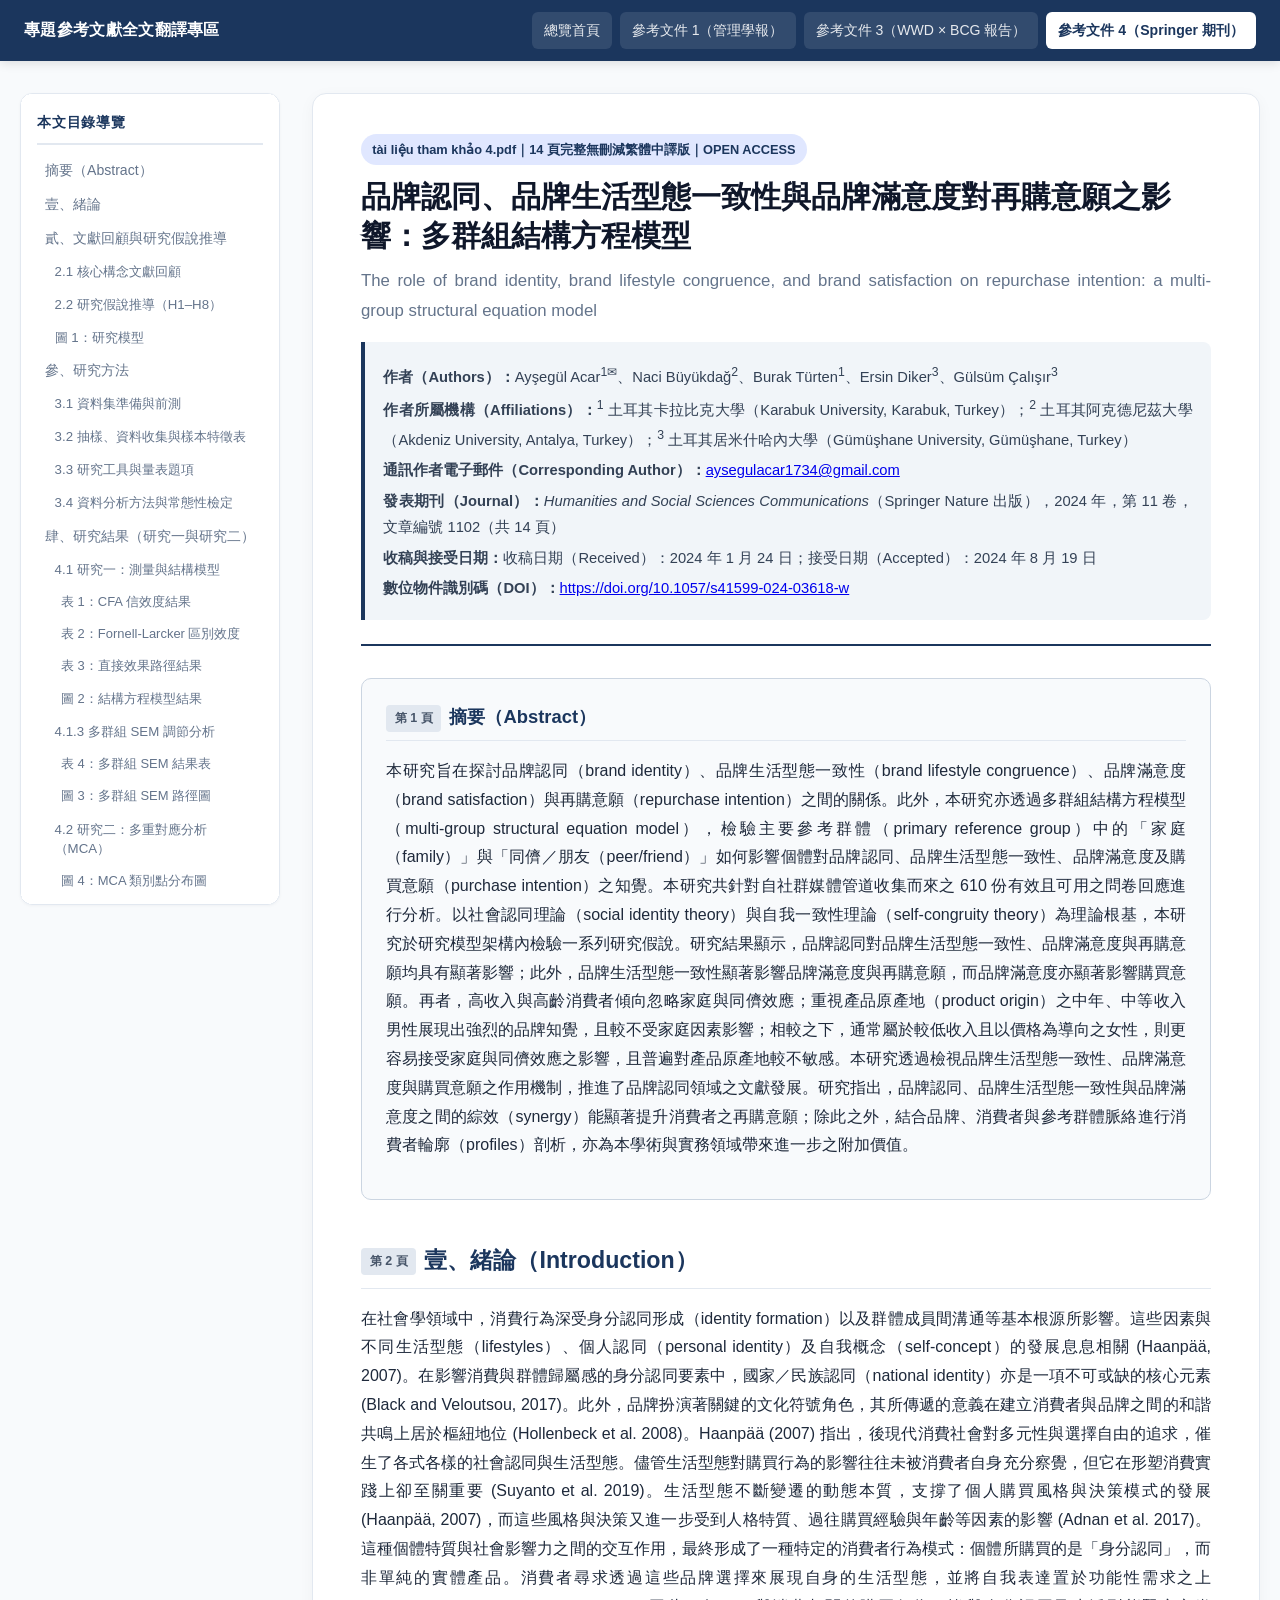
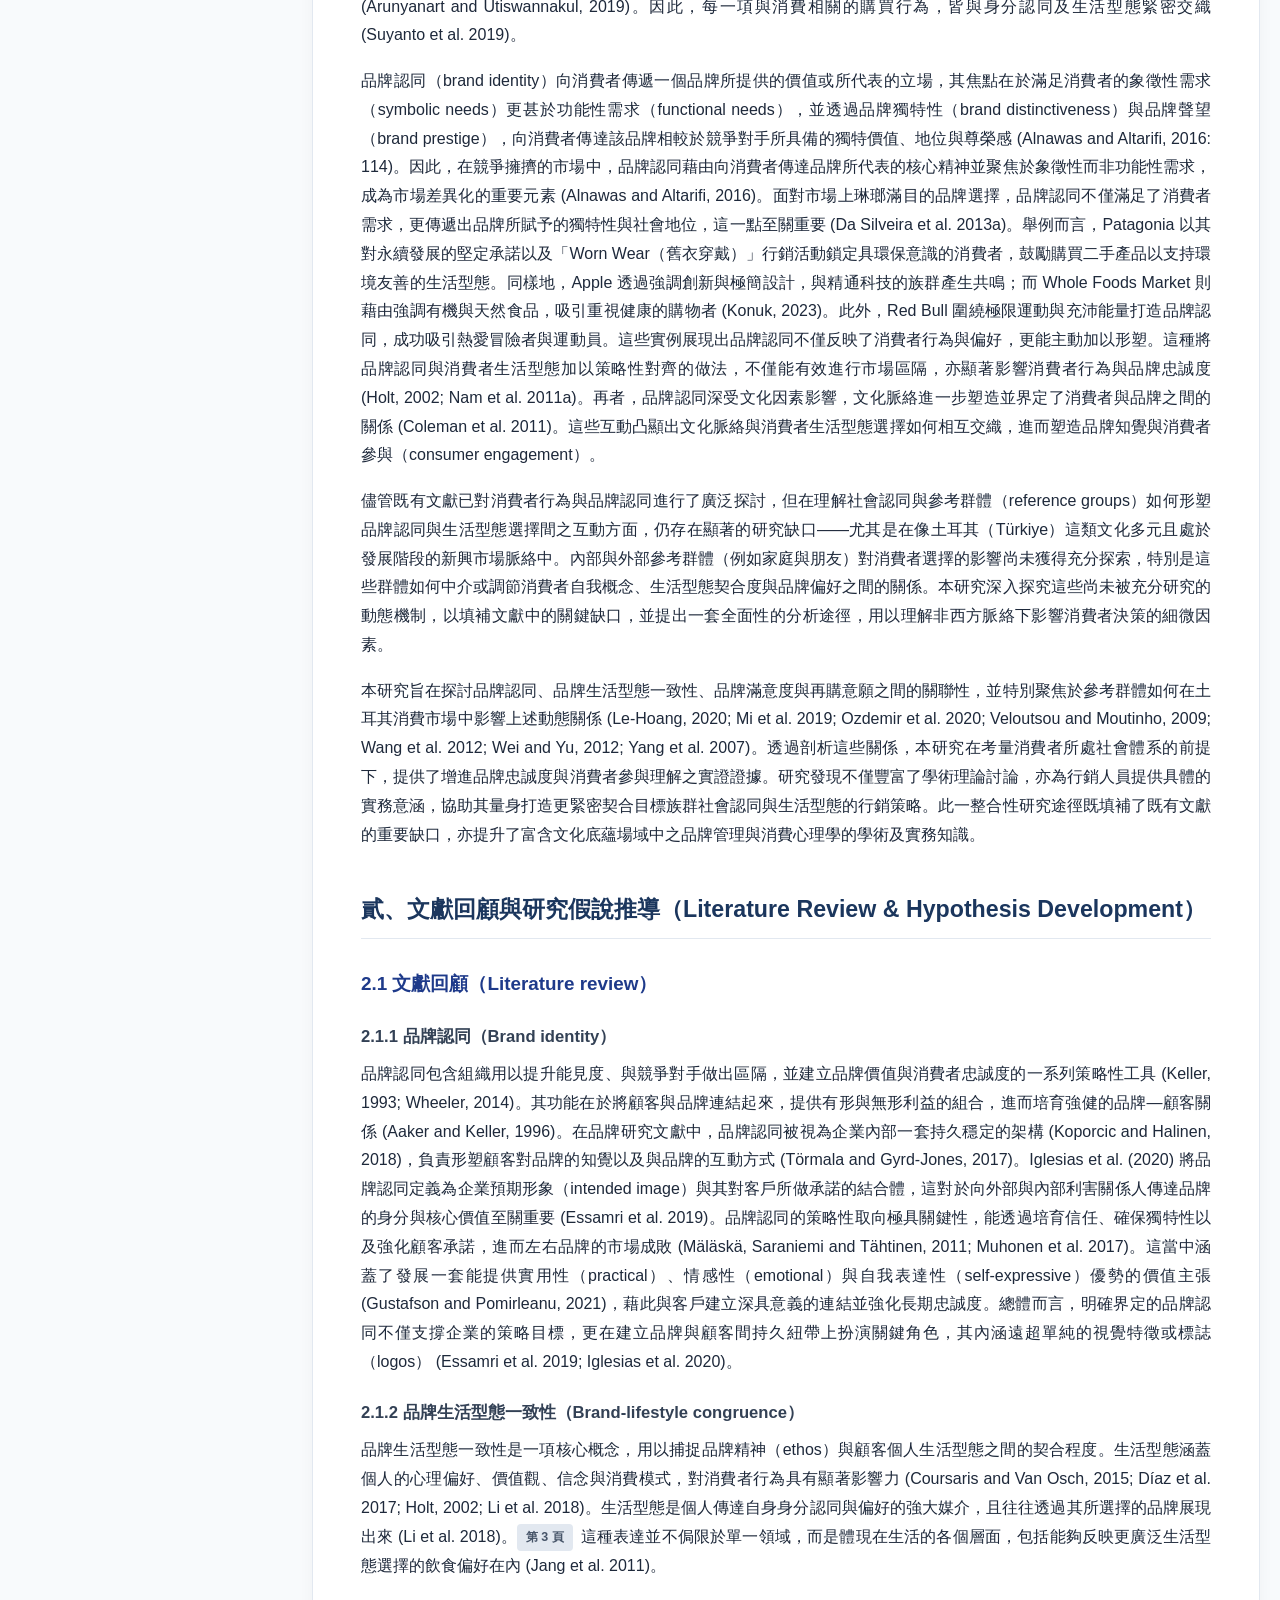
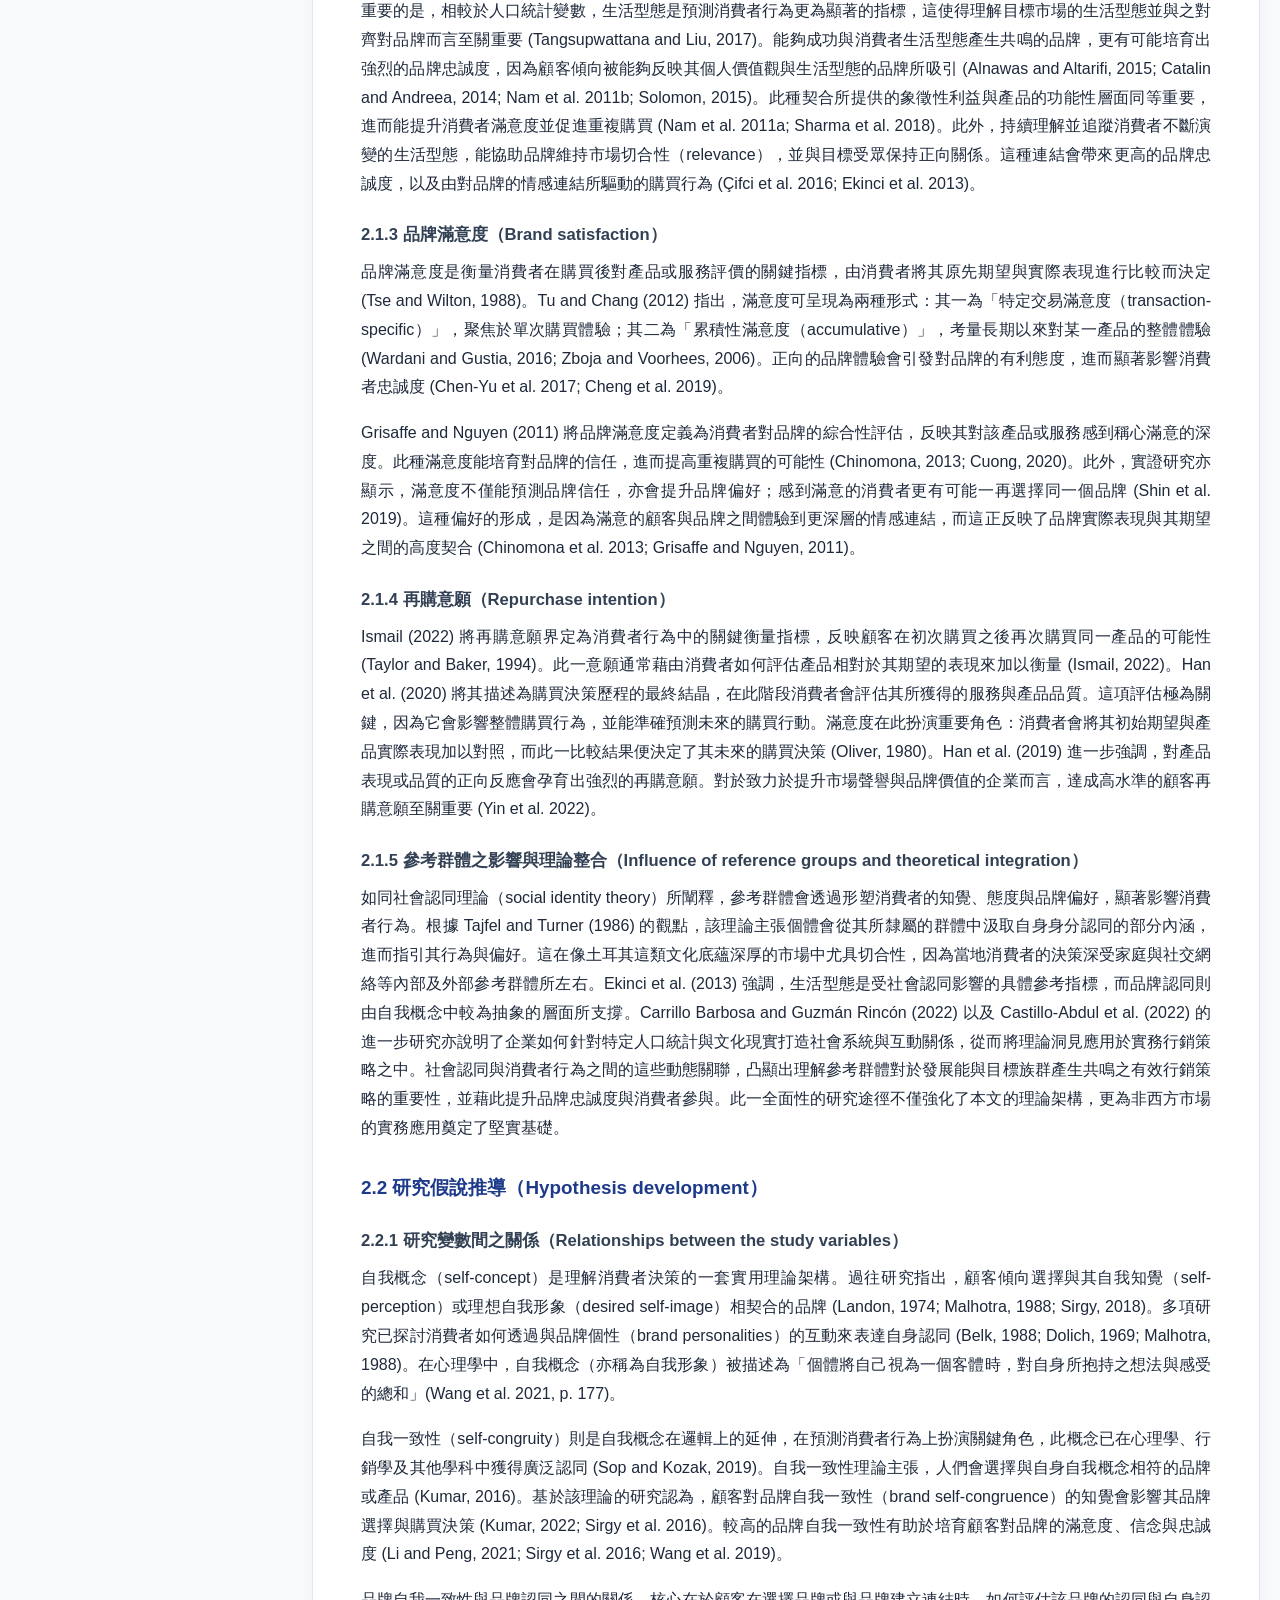
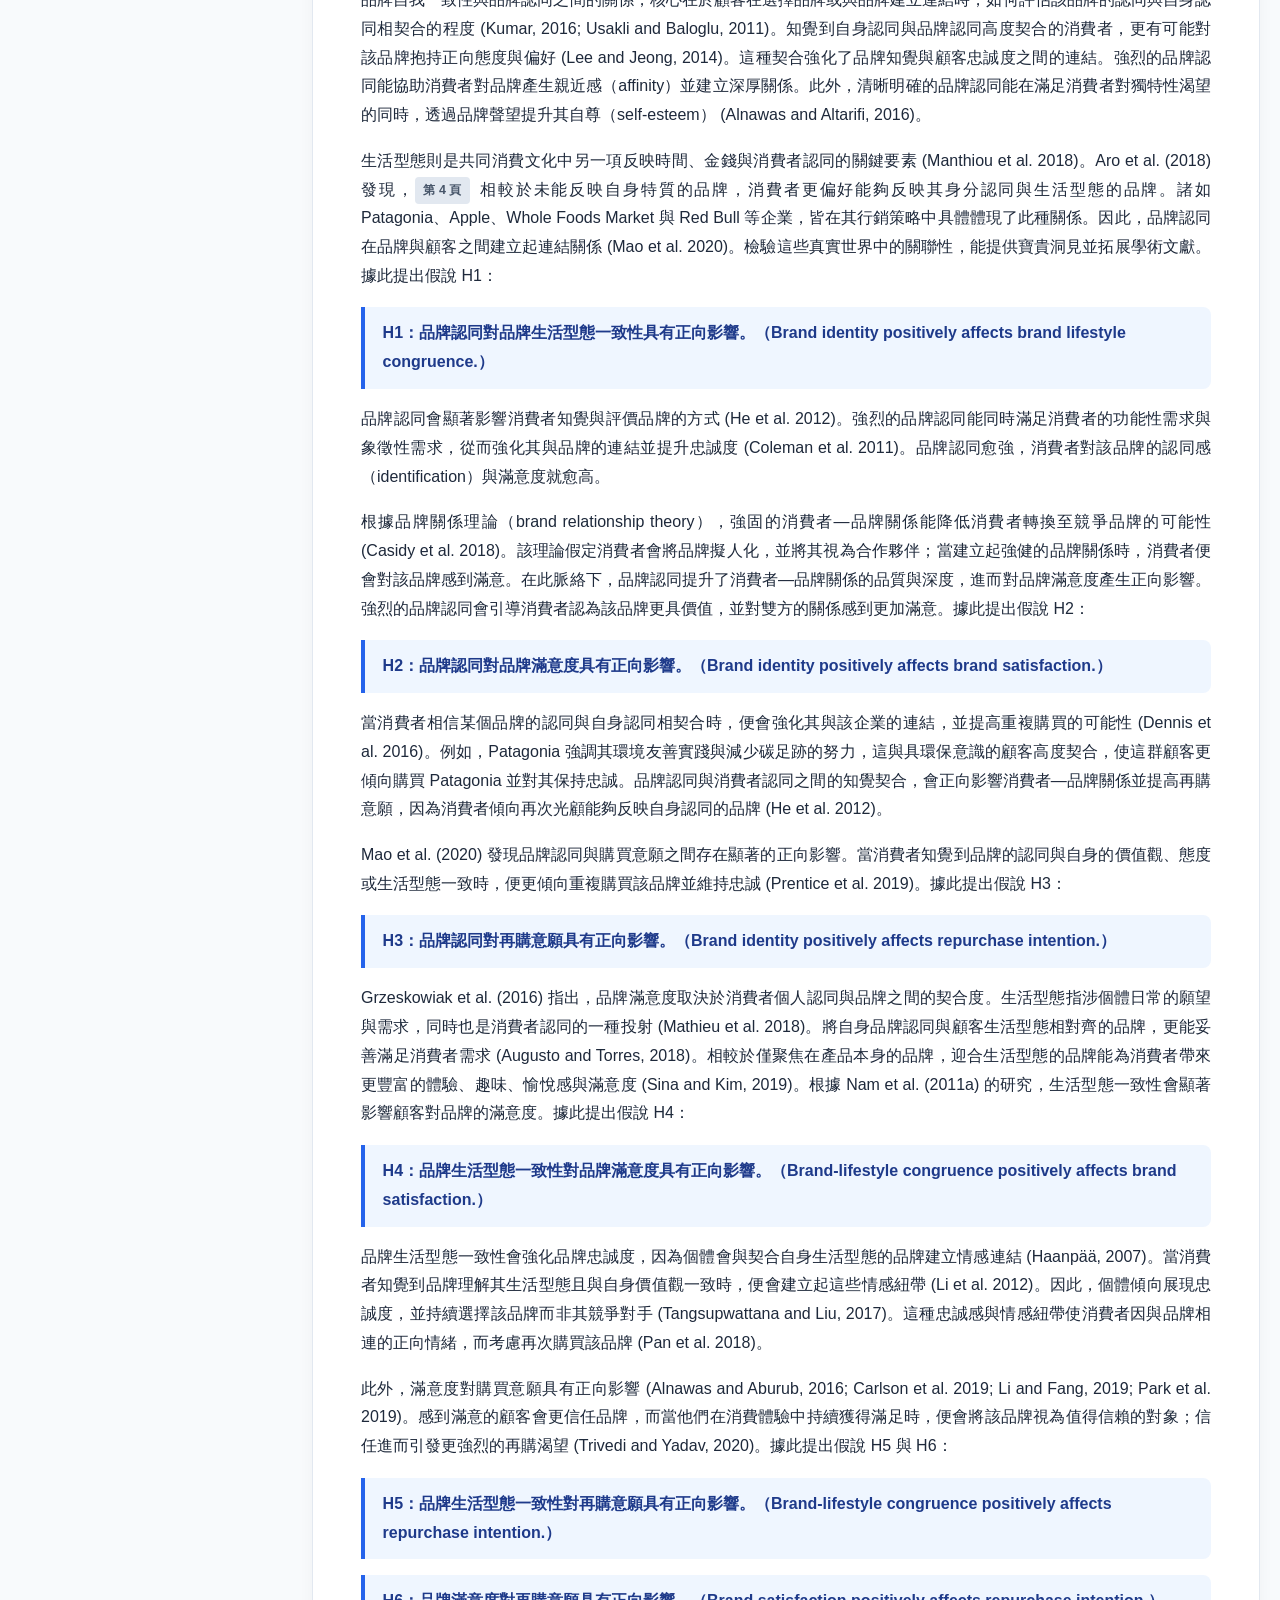
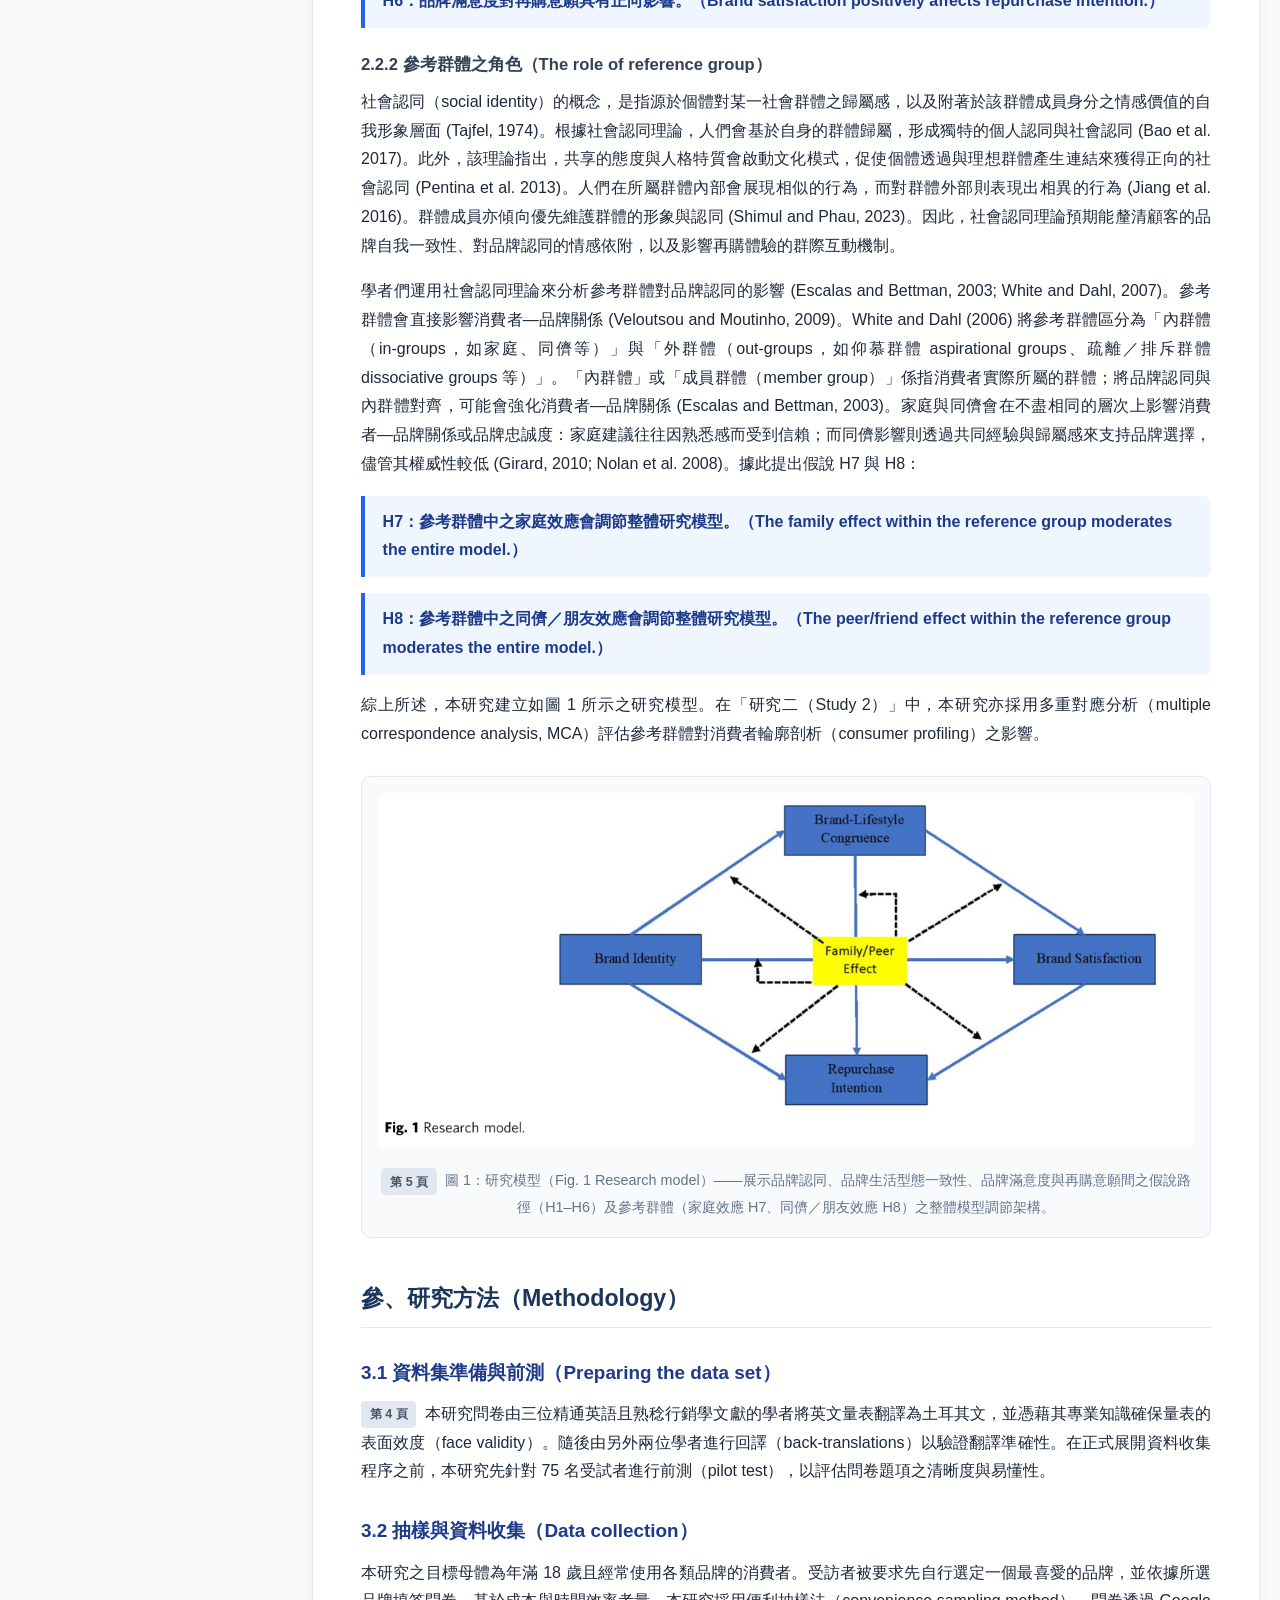
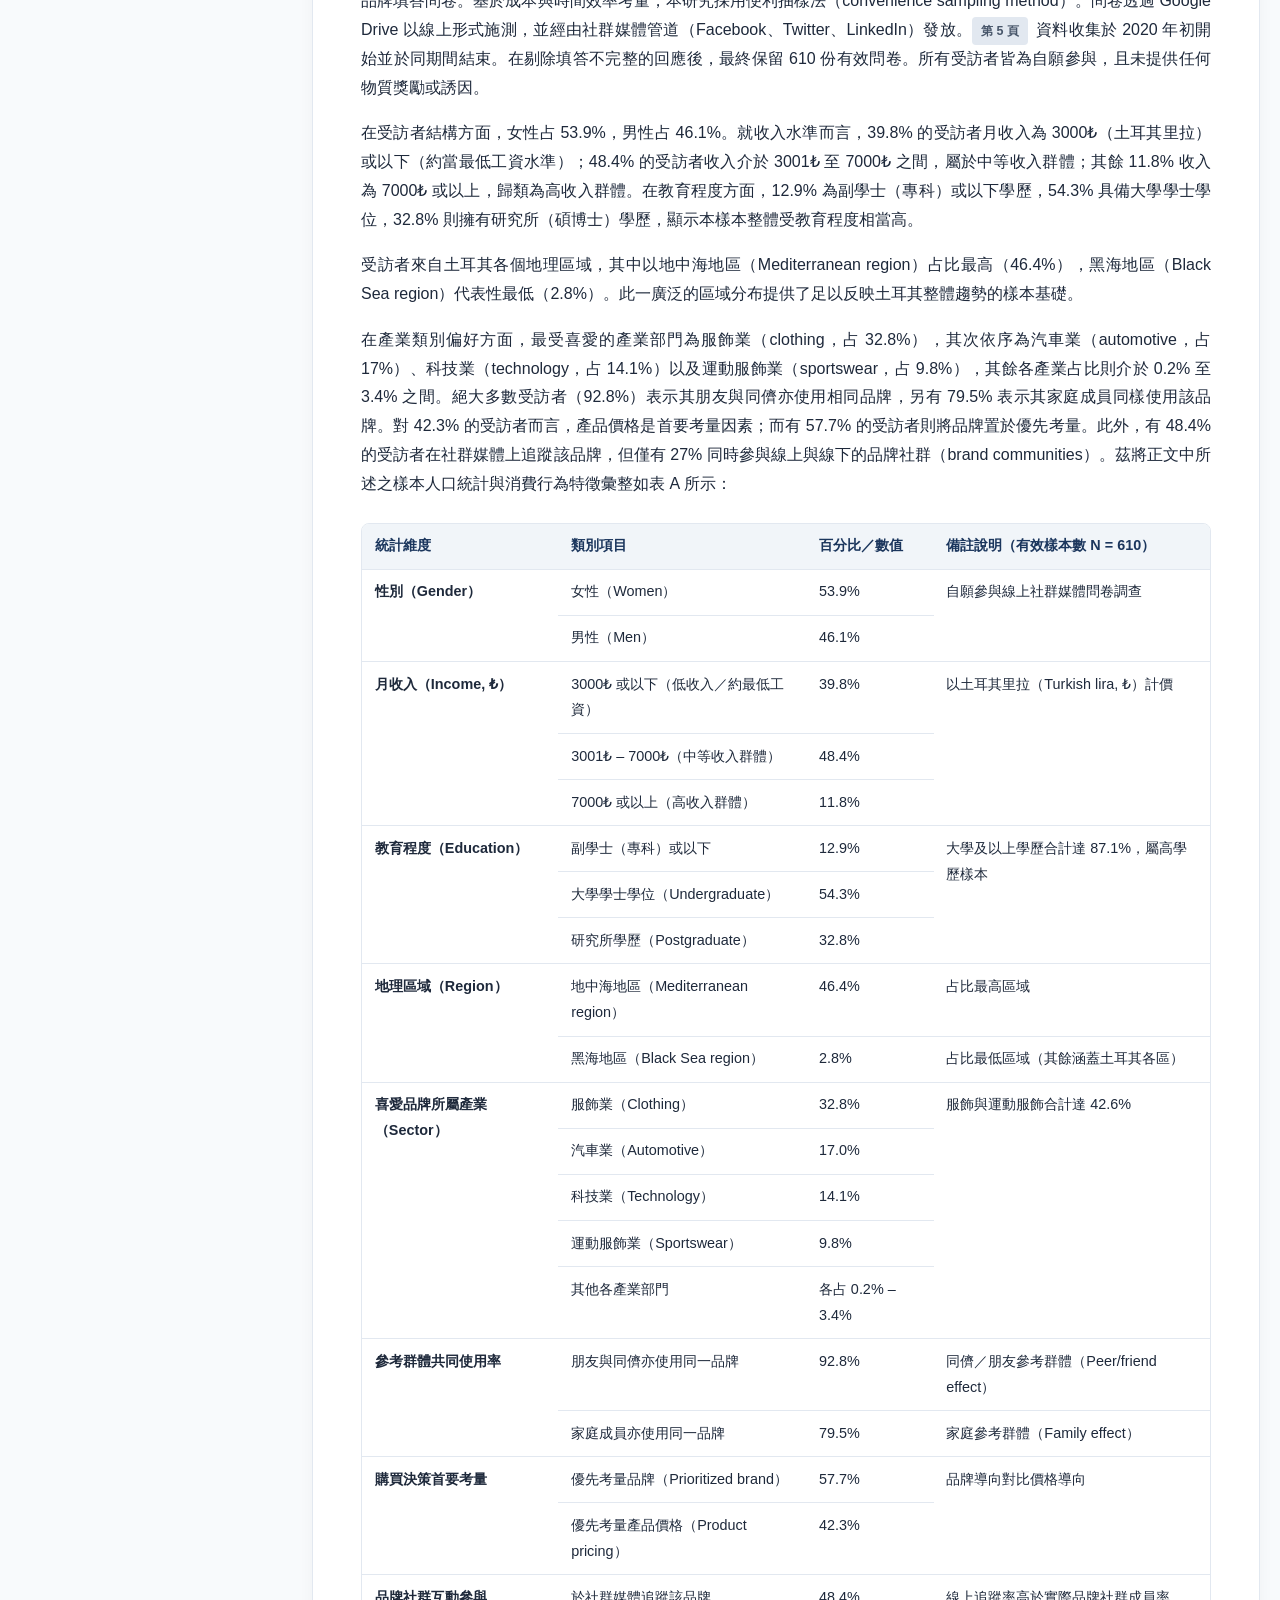
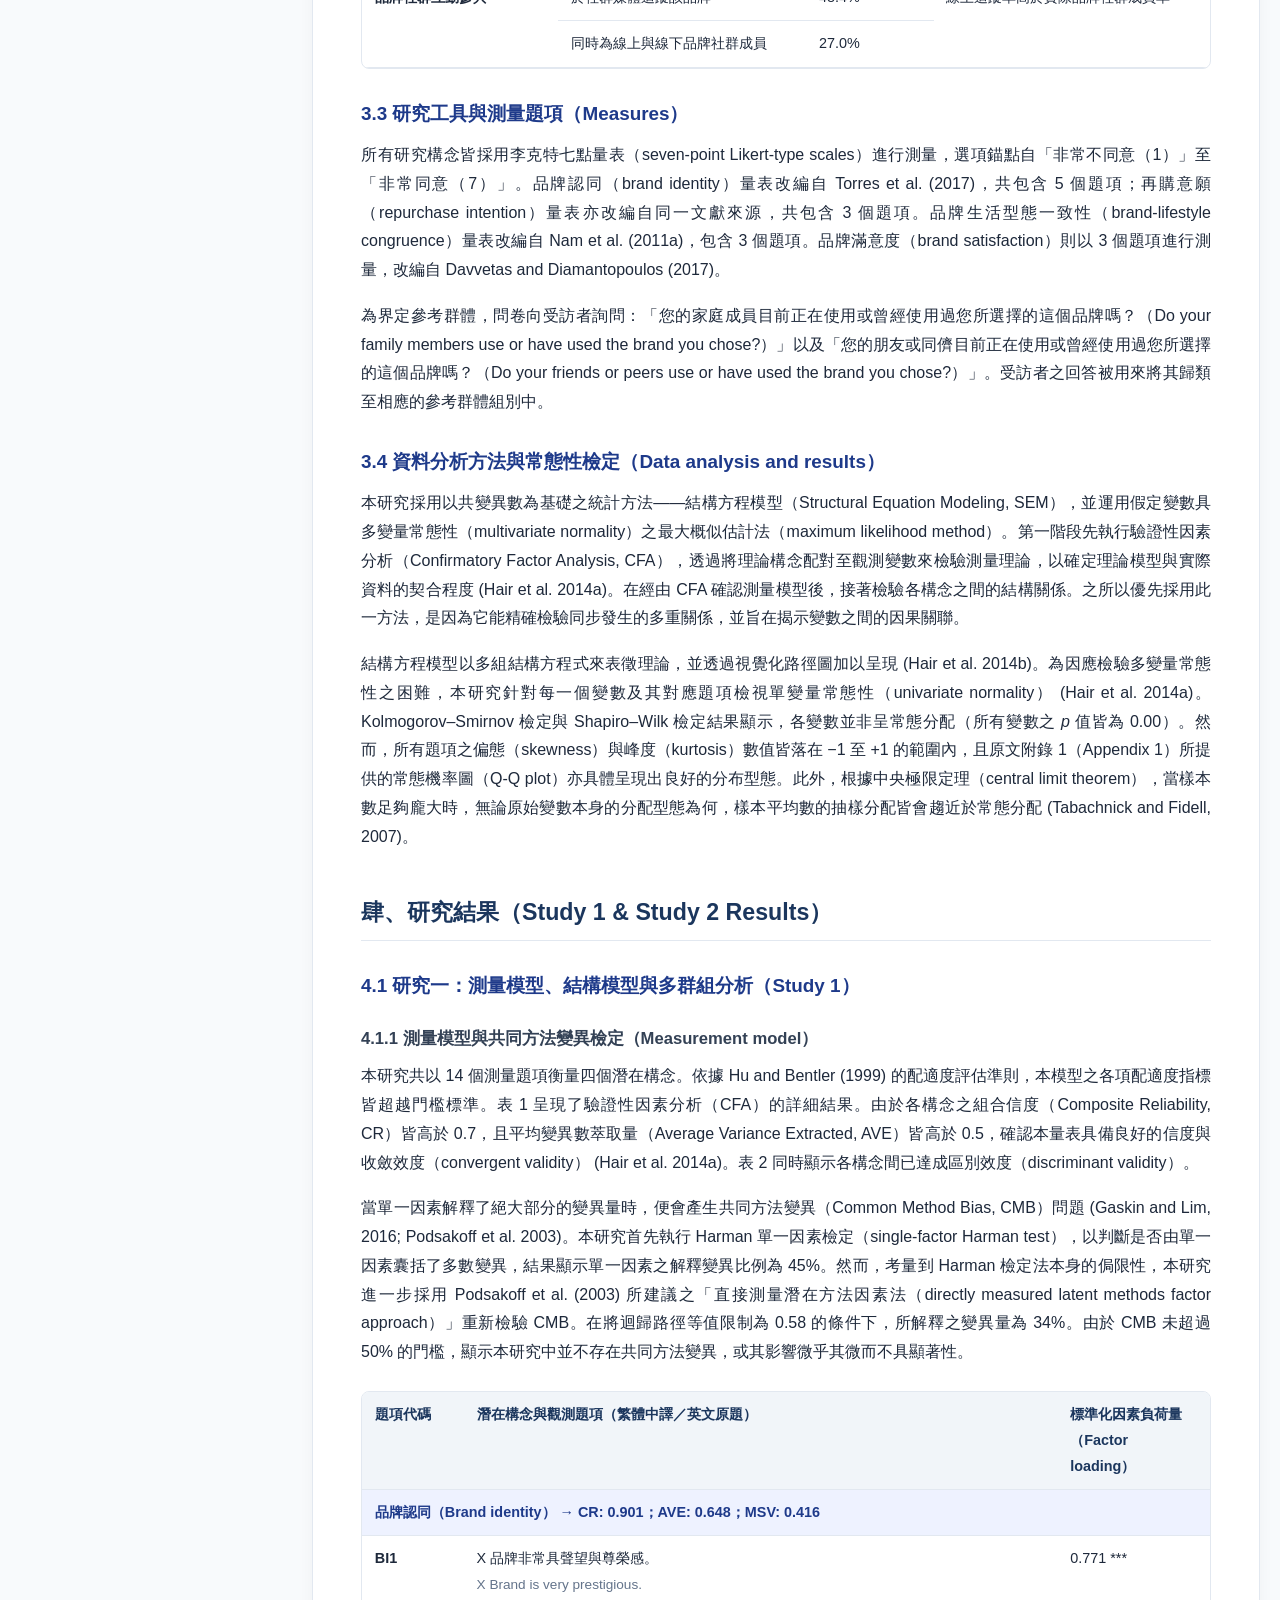
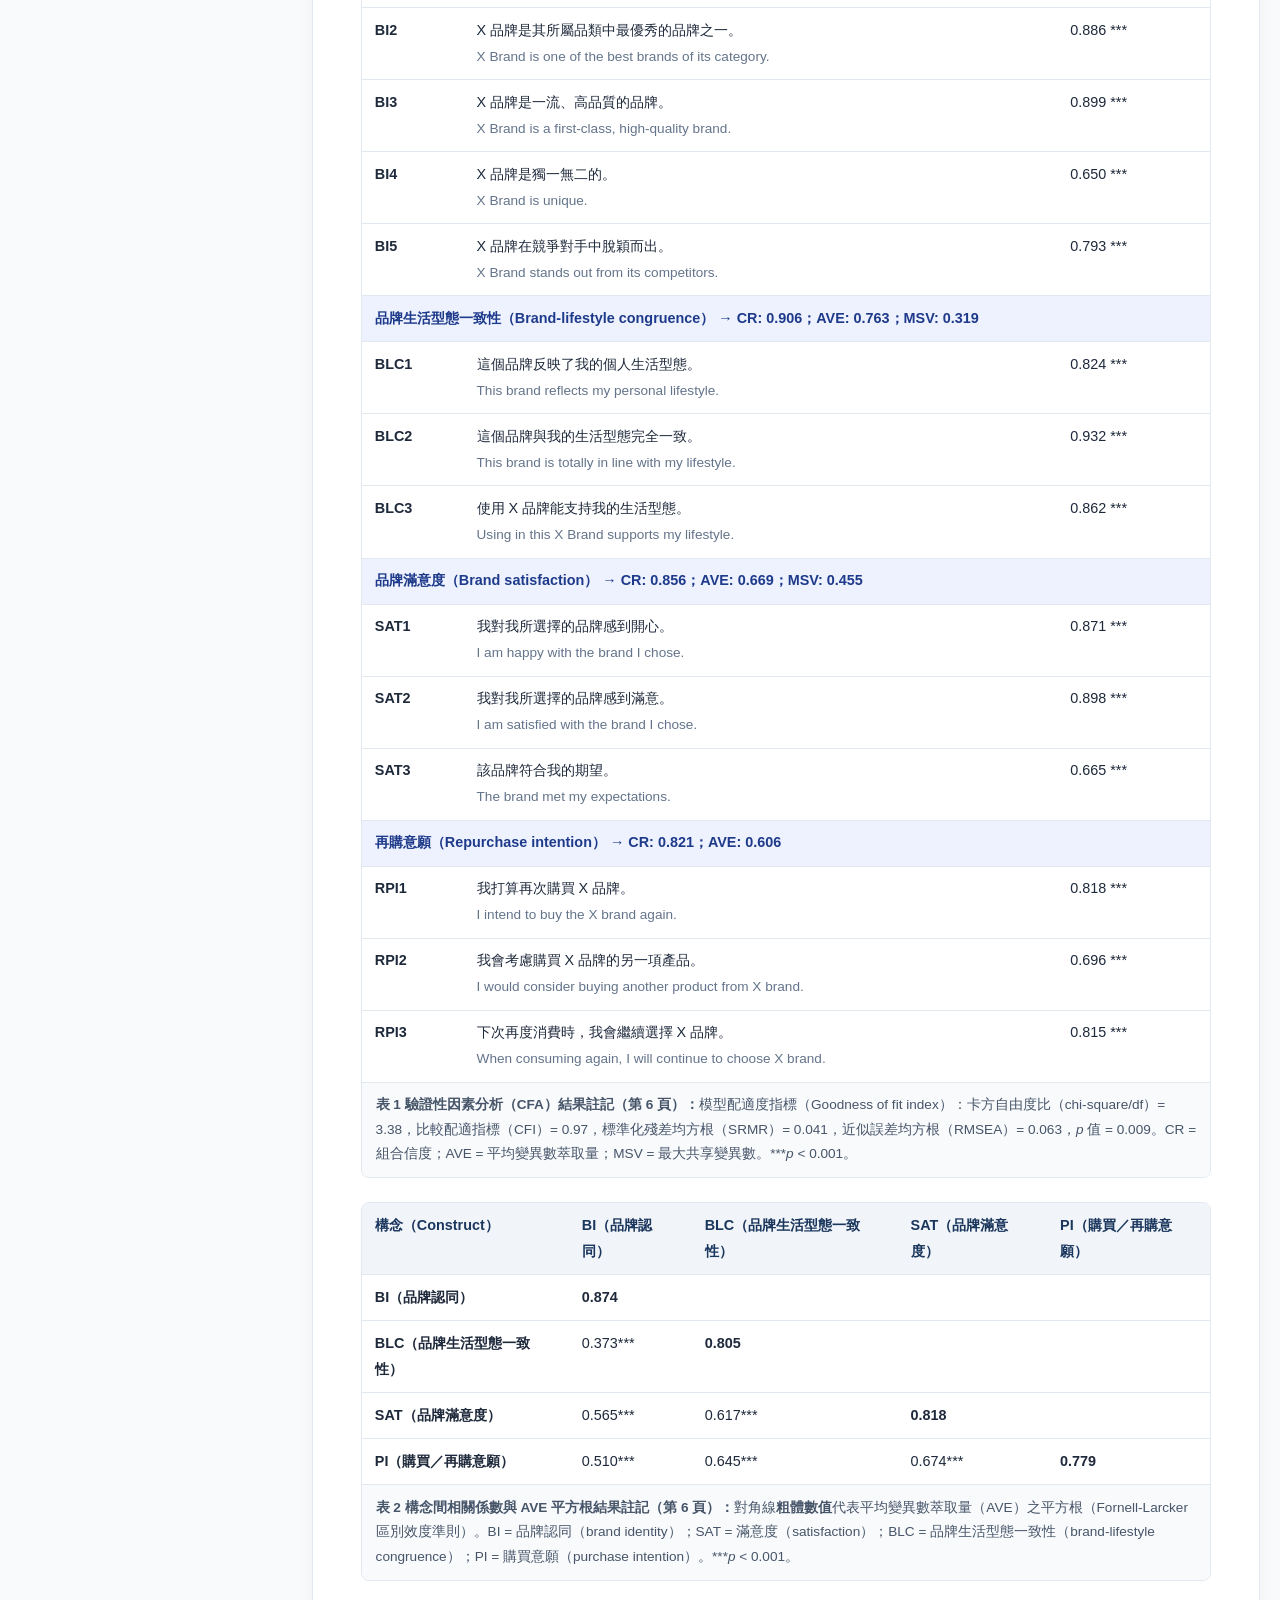
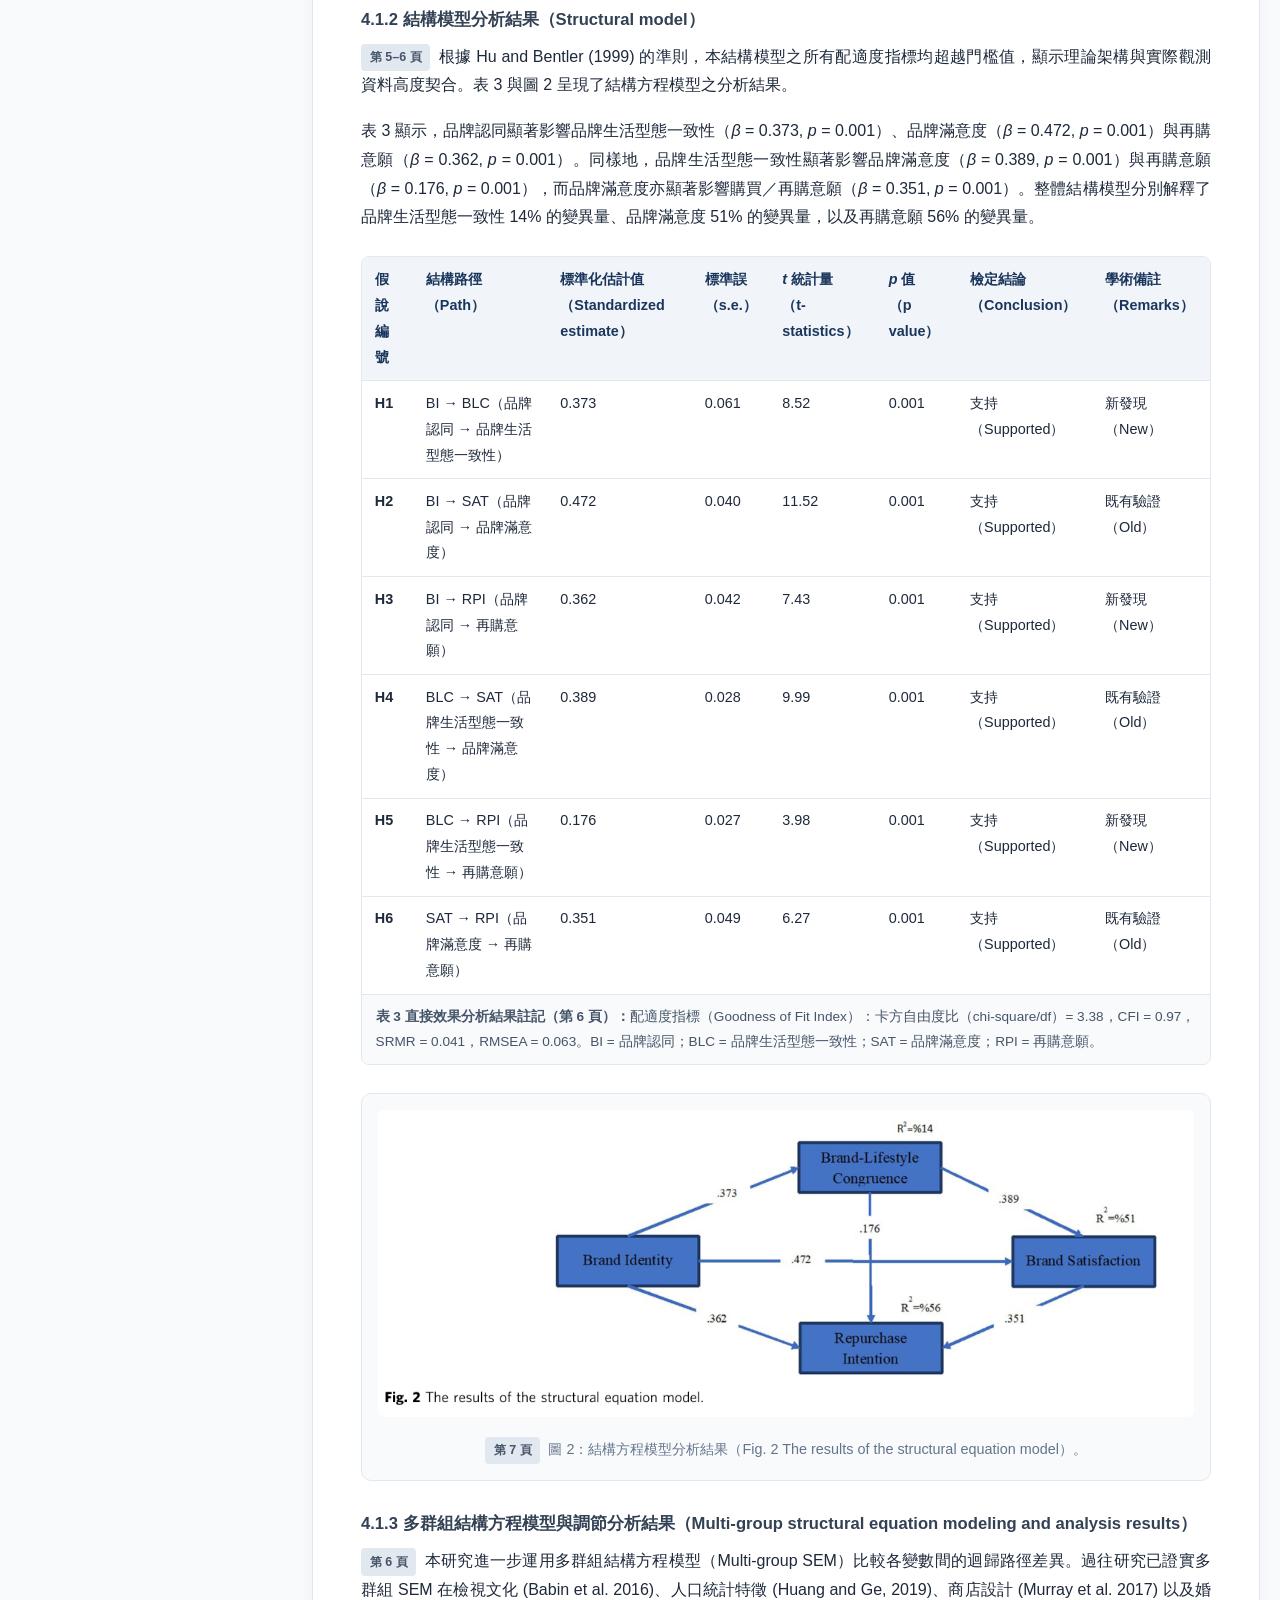
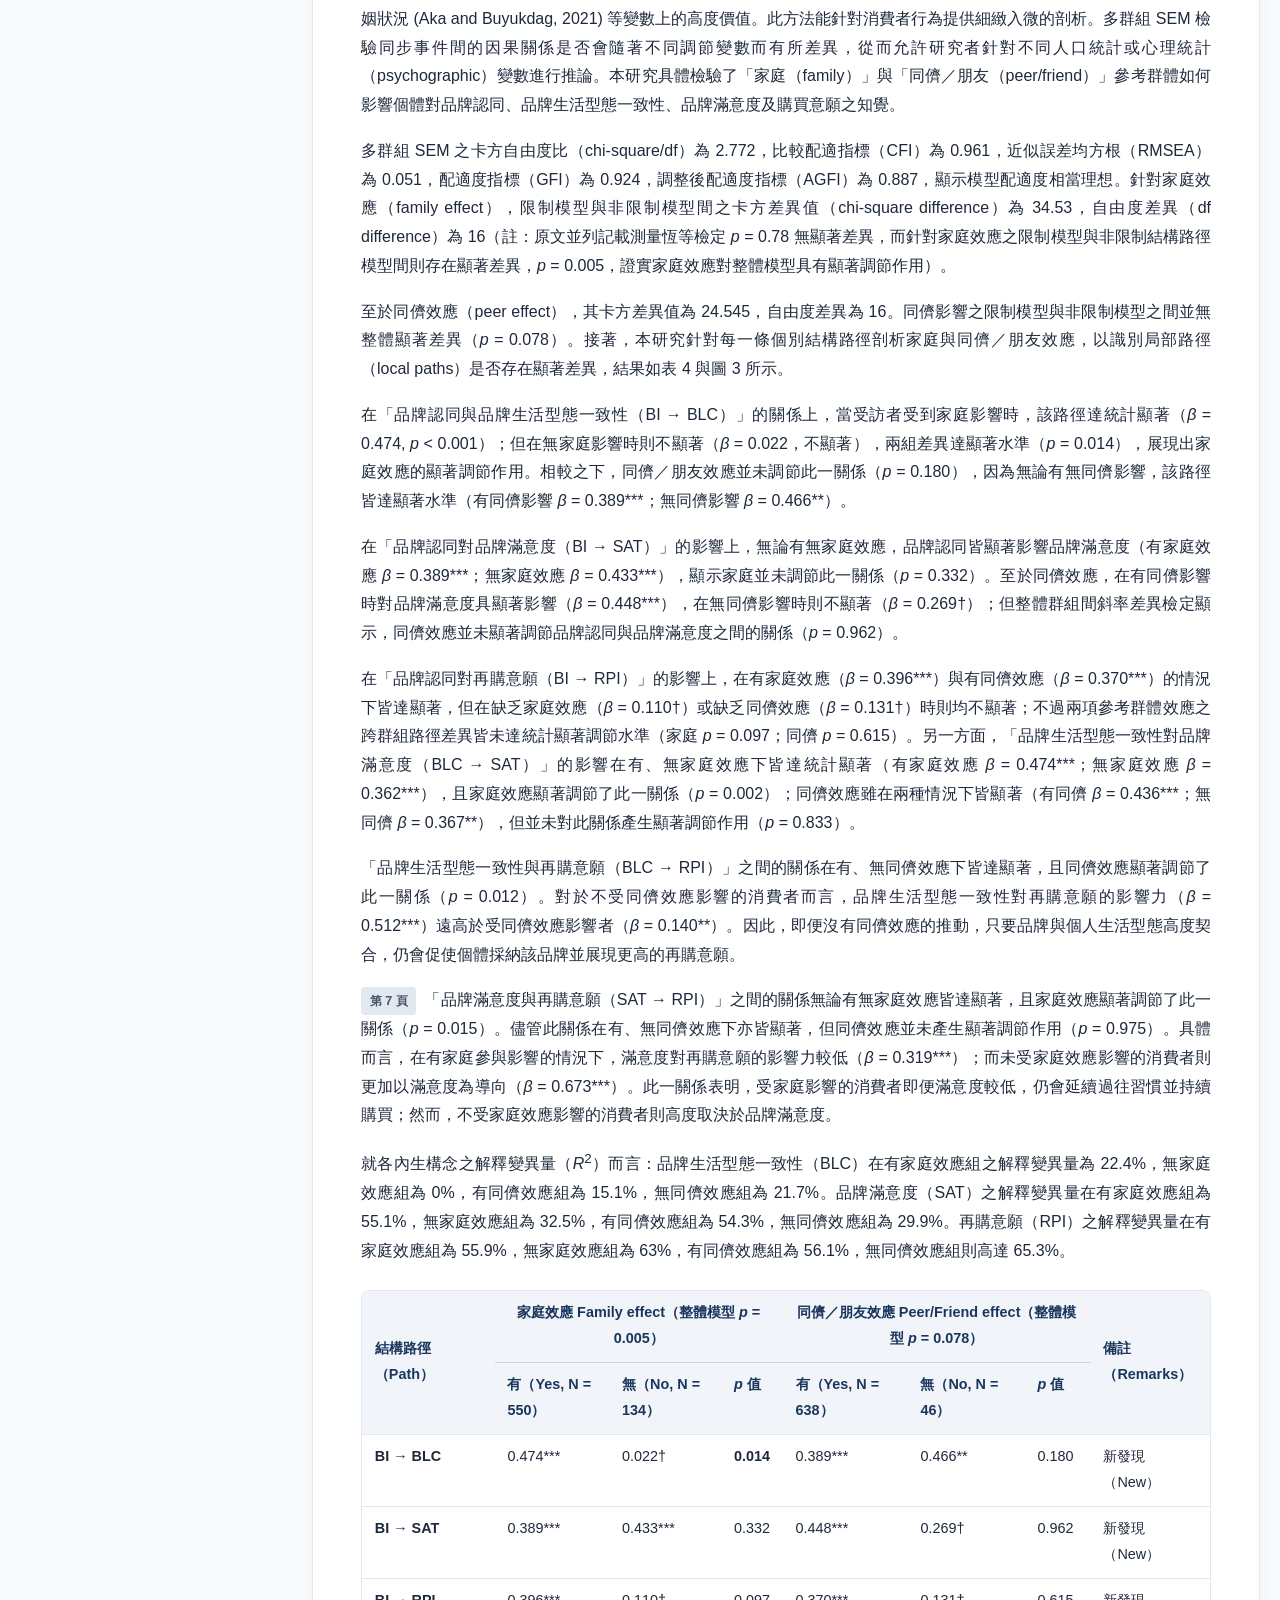
<file: paper4.html>
<!DOCTYPE html>
<html lang="zh-Hant">
<head>
  <meta charset="UTF-8">
  <meta name="viewport" content="width=device-width, initial-scale=1.0">
  <title>品牌認同、品牌生活型態一致性與品牌滿意度對再購意願之影響：多群組結構方程模型｜參考文件 4 全文翻譯</title>
  <link rel="stylesheet" href="styles.css">
</head>
<body>
  <header class="topbar">
    <a class="topbar-brand" href="index.html">專題參考文獻全文翻譯專區</a>
    <nav class="topbar-nav">
      <a href="index.html">總覽首頁</a>
      <a href="paper1.html">參考文件 1（管理學報）</a>
      <a href="paper3.html">參考文件 3（WWD × BCG 報告）</a>
      <a class="active" href="paper4.html">參考文件 4（Springer 期刊）</a>
    </nav>
  </header>

  <div class="layout">
    <aside class="toc-sidebar" aria-label="章節目錄">
      <div class="toc-title">本文目錄導覽</div>
      <ul>
        <li><a href="#abstract">摘要（Abstract）</a></li>
        <li><a href="#sec1">壹、緒論</a></li>
        <li><a href="#sec2">貳、文獻回顧與研究假說推導</a></li>
        <li><a href="#sec2-1" style="padding-left:1.1rem;font-size:0.83rem;">2.1 核心構念文獻回顧</a></li>
        <li><a href="#sec2-2" style="padding-left:1.1rem;font-size:0.83rem;">2.2 研究假說推導（H1–H8）</a></li>
        <li><a href="#fig1" style="padding-left:1.1rem;font-size:0.83rem;">圖 1：研究模型</a></li>
        <li><a href="#sec3">參、研究方法</a></li>
        <li><a href="#sec3-1" style="padding-left:1.1rem;font-size:0.83rem;">3.1 資料集準備與前測</a></li>
        <li><a href="#sec3-2" style="padding-left:1.1rem;font-size:0.83rem;">3.2 抽樣、資料收集與樣本特徵表</a></li>
        <li><a href="#sec3-3" style="padding-left:1.1rem;font-size:0.83rem;">3.3 研究工具與量表題項</a></li>
        <li><a href="#sec3-4" style="padding-left:1.1rem;font-size:0.83rem;">3.4 資料分析方法與常態性檢定</a></li>
        <li><a href="#sec4">肆、研究結果（研究一與研究二）</a></li>
        <li><a href="#sec4-1" style="padding-left:1.1rem;font-size:0.83rem;">4.1 研究一：測量與結構模型</a></li>
        <li><a href="#tab1" style="padding-left:1.5rem;font-size:0.81rem;">表 1：CFA 信效度結果</a></li>
        <li><a href="#tab2" style="padding-left:1.5rem;font-size:0.81rem;">表 2：Fornell-Larcker 區別效度</a></li>
        <li><a href="#tab3" style="padding-left:1.5rem;font-size:0.81rem;">表 3：直接效果路徑結果</a></li>
        <li><a href="#fig2" style="padding-left:1.5rem;font-size:0.81rem;">圖 2：結構方程模型結果</a></li>
        <li><a href="#sec4-1-3" style="padding-left:1.1rem;font-size:0.83rem;">4.1.3 多群組 SEM 調節分析</a></li>
        <li><a href="#tab4" style="padding-left:1.5rem;font-size:0.81rem;">表 4：多群組 SEM 結果表</a></li>
        <li><a href="#fig3" style="padding-left:1.5rem;font-size:0.81rem;">圖 3：多群組 SEM 路徑圖</a></li>
        <li><a href="#sec4-2" style="padding-left:1.1rem;font-size:0.83rem;">4.2 研究二：多重對應分析（MCA）</a></li>
        <li><a href="#fig4" style="padding-left:1.5rem;font-size:0.81rem;">圖 4：MCA 類別點分布圖</a></li>
        <li><a href="#sec5">伍、討論與結論</a></li>
        <li><a href="#sec5-1" style="padding-left:1.1rem;font-size:0.83rem;">5.1 綜合討論</a></li>
        <li><a href="#sec5-2" style="padding-left:1.1rem;font-size:0.83rem;">5.2 結論</a></li>
        <li><a href="#sec5-3" style="padding-left:1.1rem;font-size:0.83rem;">5.3 理論意涵與貢獻</a></li>
        <li><a href="#sec5-4" style="padding-left:1.1rem;font-size:0.83rem;">5.4 實務與管理意涵</a></li>
        <li><a href="#sec5-5" style="padding-left:1.1rem;font-size:0.83rem;">5.5 研究限制與未來研究方向</a></li>
        <li><a href="#sec6">陸、資料可用性、倫理與出版聲明</a></li>
        <li><a href="#sec7">柒、參考文獻（完整書目）</a></li>
      </ul>
    </aside>

    <main class="paper-container">
      <header class="paper-header">
        <span class="badge">tài liệu tham khảo 4.pdf｜14 頁完整無刪減繁體中譯版｜OPEN ACCESS</span>
        <h1>品牌認同、品牌生活型態一致性與品牌滿意度對再購意願之影響：多群組結構方程模型</h1>
        <p class="paper-subtitle">The role of brand identity, brand lifestyle congruence, and brand satisfaction on repurchase intention: a multi-group structural equation model</p>
        <div class="meta-box">
          <p><strong>作者（Authors）：</strong>Ayşegül Acar<sup>1✉</sup>、Naci Büyükdağ<sup>2</sup>、Burak Türten<sup>1</sup>、Ersin Diker<sup>3</sup>、Gülsüm Çalışır<sup>3</sup></p>
          <p><strong>作者所屬機構（Affiliations）：</strong><sup>1</sup> 土耳其卡拉比克大學（Karabuk University, Karabuk, Turkey）；<sup>2</sup> 土耳其阿克德尼茲大學（Akdeniz University, Antalya, Turkey）；<sup>3</sup> 土耳其居米什哈內大學（Gümüşhane University, Gümüşhane, Turkey）</p>
          <p><strong>通訊作者電子郵件（Corresponding Author）：</strong><a href="mailto:aysegulacar1734@gmail.com">aysegulacar1734@gmail.com</a></p>
          <p><strong>發表期刊（Journal）：</strong><em>Humanities and Social Sciences Communications</em>（Springer Nature 出版），2024 年，第 11 卷，文章編號 1102（共 14 頁）</p>
          <p><strong>收稿與接受日期：</strong>收稿日期（Received）：2024 年 1 月 24 日；接受日期（Accepted）：2024 年 8 月 19 日</p>
          <p><strong>數位物件識別碼（DOI）：</strong><a href="https://doi.org/10.1057/s41599-024-03618-w" target="_blank" rel="noopener">https://doi.org/10.1057/s41599-024-03618-w</a></p>
        </div>
      </header>

      <section id="abstract" class="abstract-box">
        <h2><span class="page-marker">第 1 頁</span>摘要（Abstract）</h2>
        <p>本研究旨在探討品牌認同（brand identity）、品牌生活型態一致性（brand lifestyle congruence）、品牌滿意度（brand satisfaction）與再購意願（repurchase intention）之間的關係。此外，本研究亦透過多群組結構方程模型（multi-group structural equation model），檢驗主要參考群體（primary reference group）中的「家庭（family）」與「同儕／朋友（peer/friend）」如何影響個體對品牌認同、品牌生活型態一致性、品牌滿意度及購買意願（purchase intention）之知覺。本研究共針對自社群媒體管道收集而來之 610 份有效且可用之問卷回應進行分析。以社會認同理論（social identity theory）與自我一致性理論（self-congruity theory）為理論根基，本研究於研究模型架構內檢驗一系列研究假說。研究結果顯示，品牌認同對品牌生活型態一致性、品牌滿意度與再購意願均具有顯著影響；此外，品牌生活型態一致性顯著影響品牌滿意度與再購意願，而品牌滿意度亦顯著影響購買意願。再者，高收入與高齡消費者傾向忽略家庭與同儕效應；重視產品原產地（product origin）之中年、中等收入男性展現出強烈的品牌知覺，且較不受家庭因素影響；相較之下，通常屬於較低收入且以價格為導向之女性，則更容易接受家庭與同儕效應之影響，且普遍對產品原產地較不敏感。本研究透過檢視品牌生活型態一致性、品牌滿意度與購買意願之作用機制，推進了品牌認同領域之文獻發展。研究指出，品牌認同、品牌生活型態一致性與品牌滿意度之間的綜效（synergy）能顯著提升消費者之再購意願；除此之外，結合品牌、消費者與參考群體脈絡進行消費者輪廓（profiles）剖析，亦為本學術與實務領域帶來進一步之附加價值。</p>
      </section>

      <section id="sec1">
        <h2><span class="page-marker">第 2 頁</span>壹、緒論（Introduction）</h2>
        <p>在社會學領域中，消費行為深受身分認同形成（identity formation）以及群體成員間溝通等基本根源所影響。這些因素與不同生活型態（lifestyles）、個人認同（personal identity）及自我概念（self-concept）的發展息息相關 (Haanpää, 2007)。在影響消費與群體歸屬感的身分認同要素中，國家／民族認同（national identity）亦是一項不可或缺的核心元素 (Black and Veloutsou, 2017)。此外，品牌扮演著關鍵的文化符號角色，其所傳遞的意義在建立消費者與品牌之間的和諧共鳴上居於樞紐地位 (Hollenbeck et al. 2008)。Haanpää (2007) 指出，後現代消費社會對多元性與選擇自由的追求，催生了各式各樣的社會認同與生活型態。儘管生活型態對購買行為的影響往往未被消費者自身充分察覺，但它在形塑消費實踐上卻至關重要 (Suyanto et al. 2019)。生活型態不斷變遷的動態本質，支撐了個人購買風格與決策模式的發展 (Haanpää, 2007)，而這些風格與決策又進一步受到人格特質、過往購買經驗與年齡等因素的影響 (Adnan et al. 2017)。這種個體特質與社會影響力之間的交互作用，最終形成了一種特定的消費者行為模式：個體所購買的是「身分認同」，而非單純的實體產品。消費者尋求透過這些品牌選擇來展現自身的生活型態，並將自我表達置於功能性需求之上 (Arunyanart and Utiswannakul, 2019)。因此，每一項與消費相關的購買行為，皆與身分認同及生活型態緊密交織 (Suyanto et al. 2019)。</p>

        <p>品牌認同（brand identity）向消費者傳遞一個品牌所提供的價值或所代表的立場，其焦點在於滿足消費者的象徵性需求（symbolic needs）更甚於功能性需求（functional needs），並透過品牌獨特性（brand distinctiveness）與品牌聲望（brand prestige），向消費者傳達該品牌相較於競爭對手所具備的獨特價值、地位與尊榮感 (Alnawas and Altarifi, 2016: 114)。因此，在競爭擁擠的市場中，品牌認同藉由向消費者傳達品牌所代表的核心精神並聚焦於象徵性而非功能性需求，成為市場差異化的重要元素 (Alnawas and Altarifi, 2016)。面對市場上琳瑯滿目的品牌選擇，品牌認同不僅滿足了消費者需求，更傳遞出品牌所賦予的獨特性與社會地位，這一點至關重要 (Da Silveira et al. 2013a)。舉例而言，Patagonia 以其對永續發展的堅定承諾以及「Worn Wear（舊衣穿戴）」行銷活動鎖定具環保意識的消費者，鼓勵購買二手產品以支持環境友善的生活型態。同樣地，Apple 透過強調創新與極簡設計，與精通科技的族群產生共鳴；而 Whole Foods Market 則藉由強調有機與天然食品，吸引重視健康的購物者 (Konuk, 2023)。此外，Red Bull 圍繞極限運動與充沛能量打造品牌認同，成功吸引熱愛冒險者與運動員。這些實例展現出品牌認同不僅反映了消費者行為與偏好，更能主動加以形塑。這種將品牌認同與消費者生活型態加以策略性對齊的做法，不僅能有效進行市場區隔，亦顯著影響消費者行為與品牌忠誠度 (Holt, 2002; Nam et al. 2011a)。再者，品牌認同深受文化因素影響，文化脈絡進一步塑造並界定了消費者與品牌之間的關係 (Coleman et al. 2011)。這些互動凸顯出文化脈絡與消費者生活型態選擇如何相互交織，進而塑造品牌知覺與消費者參與（consumer engagement）。</p>

        <p>儘管既有文獻已對消費者行為與品牌認同進行了廣泛探討，但在理解社會認同與參考群體（reference groups）如何形塑品牌認同與生活型態選擇間之互動方面，仍存在顯著的研究缺口——尤其是在像土耳其（Türkiye）這類文化多元且處於發展階段的新興市場脈絡中。內部與外部參考群體（例如家庭與朋友）對消費者選擇的影響尚未獲得充分探索，特別是這些群體如何中介或調節消費者自我概念、生活型態契合度與品牌偏好之間的關係。本研究深入探究這些尚未被充分研究的動態機制，以填補文獻中的關鍵缺口，並提出一套全面性的分析途徑，用以理解非西方脈絡下影響消費者決策的細微因素。</p>

        <p>本研究旨在探討品牌認同、品牌生活型態一致性、品牌滿意度與再購意願之間的關聯性，並特別聚焦於參考群體如何在土耳其消費市場中影響上述動態關係 (Le-Hoang, 2020; Mi et al. 2019; Ozdemir et al. 2020; Veloutsou and Moutinho, 2009; Wang et al. 2012; Wei and Yu, 2012; Yang et al. 2007)。透過剖析這些關係，本研究在考量消費者所處社會體系的前提下，提供了增進品牌忠誠度與消費者參與理解之實證證據。研究發現不僅豐富了學術理論討論，亦為行銷人員提供具體的實務意涵，協助其量身打造更緊密契合目標族群社會認同與生活型態的行銷策略。此一整合性研究途徑既填補了既有文獻的重要缺口，亦提升了富含文化底蘊場域中之品牌管理與消費心理學的學術及實務知識。</p>
      </section>

      <section id="sec2">
        <h2>貳、文獻回顧與研究假說推導（Literature Review &amp; Hypothesis Development）</h2>

        <h3 id="sec2-1">2.1 文獻回顧（Literature review）</h3>

        <h4>2.1.1 品牌認同（Brand identity）</h4>
        <p>品牌認同包含組織用以提升能見度、與競爭對手做出區隔，並建立品牌價值與消費者忠誠度的一系列策略性工具 (Keller, 1993; Wheeler, 2014)。其功能在於將顧客與品牌連結起來，提供有形與無形利益的組合，進而培育強健的品牌—顧客關係 (Aaker and Keller, 1996)。在品牌研究文獻中，品牌認同被視為企業內部一套持久穩定的架構 (Koporcic and Halinen, 2018)，負責形塑顧客對品牌的知覺以及與品牌的互動方式 (Törmala and Gyrd-Jones, 2017)。Iglesias et al. (2020) 將品牌認同定義為企業預期形象（intended image）與其對客戶所做承諾的結合體，這對於向外部與內部利害關係人傳達品牌的身分與核心價值至關重要 (Essamri et al. 2019)。品牌認同的策略性取向極具關鍵性，能透過培育信任、確保獨特性以及強化顧客承諾，進而左右品牌的市場成敗 (Mäläskä, Saraniemi and Tähtinen, 2011; Muhonen et al. 2017)。這當中涵蓋了發展一套能提供實用性（practical）、情感性（emotional）與自我表達性（self-expressive）優勢的價值主張 (Gustafson and Pomirleanu, 2021)，藉此與客戶建立深具意義的連結並強化長期忠誠度。總體而言，明確界定的品牌認同不僅支撐企業的策略目標，更在建立品牌與顧客間持久紐帶上扮演關鍵角色，其內涵遠超單純的視覺特徵或標誌（logos） (Essamri et al. 2019; Iglesias et al. 2020)。</p>

        <h4>2.1.2 品牌生活型態一致性（Brand-lifestyle congruence）</h4>
        <p>品牌生活型態一致性是一項核心概念，用以捕捉品牌精神（ethos）與顧客個人生活型態之間的契合程度。生活型態涵蓋個人的心理偏好、價值觀、信念與消費模式，對消費者行為具有顯著影響力 (Coursaris and Van Osch, 2015; Díaz et al. 2017; Holt, 2002; Li et al. 2018)。生活型態是個人傳達自身身分認同與偏好的強大媒介，且往往透過其所選擇的品牌展現出來 (Li et al. 2018)。<span class="page-marker">第 3 頁</span>這種表達並不侷限於單一領域，而是體現在生活的各個層面，包括能夠反映更廣泛生活型態選擇的飲食偏好在內 (Jang et al. 2011)。</p>

        <p>重要的是，相較於人口統計變數，生活型態是預測消費者行為更為顯著的指標，這使得理解目標市場的生活型態並與之對齊對品牌而言至關重要 (Tangsupwattana and Liu, 2017)。能夠成功與消費者生活型態產生共鳴的品牌，更有可能培育出強烈的品牌忠誠度，因為顧客傾向被能夠反映其個人價值觀與生活型態的品牌所吸引 (Alnawas and Altarifi, 2015; Catalin and Andreea, 2014; Nam et al. 2011b; Solomon, 2015)。此種契合所提供的象徵性利益與產品的功能性層面同等重要，進而能提升消費者滿意度並促進重複購買 (Nam et al. 2011a; Sharma et al. 2018)。此外，持續理解並追蹤消費者不斷演變的生活型態，能協助品牌維持市場切合性（relevance），並與目標受眾保持正向關係。這種連結會帶來更高的品牌忠誠度，以及由對品牌的情感連結所驅動的購買行為 (Çifci et al. 2016; Ekinci et al. 2013)。</p>

        <h4>2.1.3 品牌滿意度（Brand satisfaction）</h4>
        <p>品牌滿意度是衡量消費者在購買後對產品或服務評價的關鍵指標，由消費者將其原先期望與實際表現進行比較而決定 (Tse and Wilton, 1988)。Tu and Chang (2012) 指出，滿意度可呈現為兩種形式：其一為「特定交易滿意度（transaction-specific）」，聚焦於單次購買體驗；其二為「累積性滿意度（accumulative）」，考量長期以來對某一產品的整體體驗 (Wardani and Gustia, 2016; Zboja and Voorhees, 2006)。正向的品牌體驗會引發對品牌的有利態度，進而顯著影響消費者忠誠度 (Chen-Yu et al. 2017; Cheng et al. 2019)。</p>

        <p>Grisaffe and Nguyen (2011) 將品牌滿意度定義為消費者對品牌的綜合性評估，反映其對該產品或服務感到稱心滿意的深度。此種滿意度能培育對品牌的信任，進而提高重複購買的可能性 (Chinomona, 2013; Cuong, 2020)。此外，實證研究亦顯示，滿意度不僅能預測品牌信任，亦會提升品牌偏好；感到滿意的消費者更有可能一再選擇同一個品牌 (Shin et al. 2019)。這種偏好的形成，是因為滿意的顧客與品牌之間體驗到更深層的情感連結，而這正反映了品牌實際表現與其期望之間的高度契合 (Chinomona et al. 2013; Grisaffe and Nguyen, 2011)。</p>

        <h4>2.1.4 再購意願（Repurchase intention）</h4>
        <p>Ismail (2022) 將再購意願界定為消費者行為中的關鍵衡量指標，反映顧客在初次購買之後再次購買同一產品的可能性 (Taylor and Baker, 1994)。此一意願通常藉由消費者如何評估產品相對於其期望的表現來加以衡量 (Ismail, 2022)。Han et al. (2020) 將其描述為購買決策歷程的最終結晶，在此階段消費者會評估其所獲得的服務與產品品質。這項評估極為關鍵，因為它會影響整體購買行為，並能準確預測未來的購買行動。滿意度在此扮演重要角色：消費者會將其初始期望與產品實際表現加以對照，而此一比較結果便決定了其未來的購買決策 (Oliver, 1980)。Han et al. (2019) 進一步強調，對產品表現或品質的正向反應會孕育出強烈的再購意願。對於致力於提升市場聲譽與品牌價值的企業而言，達成高水準的顧客再購意願至關重要 (Yin et al. 2022)。</p>

        <h4>2.1.5 參考群體之影響與理論整合（Influence of reference groups and theoretical integration）</h4>
        <p>如同社會認同理論（social identity theory）所闡釋，參考群體會透過形塑消費者的知覺、態度與品牌偏好，顯著影響消費者行為。根據 Tajfel and Turner (1986) 的觀點，該理論主張個體會從其所隸屬的群體中汲取自身身分認同的部分內涵，進而指引其行為與偏好。這在像土耳其這類文化底蘊深厚的市場中尤具切合性，因為當地消費者的決策深受家庭與社交網絡等內部及外部參考群體所左右。Ekinci et al. (2013) 強調，生活型態是受社會認同影響的具體參考指標，而品牌認同則由自我概念中較為抽象的層面所支撐。Carrillo Barbosa and Guzmán Rincón (2022) 以及 Castillo-Abdul et al. (2022) 的進一步研究亦說明了企業如何針對特定人口統計與文化現實打造社會系統與互動關係，從而將理論洞見應用於實務行銷策略之中。社會認同與消費者行為之間的這些動態關聯，凸顯出理解參考群體對於發展能與目標族群產生共鳴之有效行銷策略的重要性，並藉此提升品牌忠誠度與消費者參與。此一全面性的研究途徑不僅強化了本文的理論架構，更為非西方市場的實務應用奠定了堅實基礎。</p>

        <h3 id="sec2-2">2.2 研究假說推導（Hypothesis development）</h3>

        <h4>2.2.1 研究變數間之關係（Relationships between the study variables）</h4>
        <p>自我概念（self-concept）是理解消費者決策的一套實用理論架構。過往研究指出，顧客傾向選擇與其自我知覺（self-perception）或理想自我形象（desired self-image）相契合的品牌 (Landon, 1974; Malhotra, 1988; Sirgy, 2018)。多項研究已探討消費者如何透過與品牌個性（brand personalities）的互動來表達自身認同 (Belk, 1988; Dolich, 1969; Malhotra, 1988)。在心理學中，自我概念（亦稱為自我形象）被描述為「個體將自己視為一個客體時，對自身所抱持之想法與感受的總和」(Wang et al. 2021, p. 177)。</p>

        <p>自我一致性（self-congruity）則是自我概念在邏輯上的延伸，在預測消費者行為上扮演關鍵角色，此概念已在心理學、行銷學及其他學科中獲得廣泛認同 (Sop and Kozak, 2019)。自我一致性理論主張，人們會選擇與自身自我概念相符的品牌或產品 (Kumar, 2016)。基於該理論的研究認為，顧客對品牌自我一致性（brand self-congruence）的知覺會影響其品牌選擇與購買決策 (Kumar, 2022; Sirgy et al. 2016)。較高的品牌自我一致性有助於培育顧客對品牌的滿意度、信念與忠誠度 (Li and Peng, 2021; Sirgy et al. 2016; Wang et al. 2019)。</p>

        <p>品牌自我一致性與品牌認同之間的關係，核心在於顧客在選擇品牌或與品牌建立連結時，如何評估該品牌的認同與自身認同相契合的程度 (Kumar, 2016; Usakli and Baloglu, 2011)。知覺到自身認同與品牌認同高度契合的消費者，更有可能對該品牌抱持正向態度與偏好 (Lee and Jeong, 2014)。這種契合強化了品牌知覺與顧客忠誠度之間的連結。強烈的品牌認同能協助消費者對品牌產生親近感（affinity）並建立深厚關係。此外，清晰明確的品牌認同能在滿足消費者對獨特性渴望的同時，透過品牌聲望提升其自尊（self-esteem） (Alnawas and Altarifi, 2016)。</p>

        <p>生活型態則是共同消費文化中另一項反映時間、金錢與消費者認同的關鍵要素 (Manthiou et al. 2018)。Aro et al. (2018) 發現，<span class="page-marker">第 4 頁</span>相較於未能反映自身特質的品牌，消費者更偏好能夠反映其身分認同與生活型態的品牌。諸如 Patagonia、Apple、Whole Foods Market 與 Red Bull 等企業，皆在其行銷策略中具體體現了此種關係。因此，品牌認同在品牌與顧客之間建立起連結關係 (Mao et al. 2020)。檢驗這些真實世界中的關聯性，能提供寶貴洞見並拓展學術文獻。據此提出假說 H1：</p>

        <div class="hypothesis">H1：品牌認同對品牌生活型態一致性具有正向影響。（Brand identity positively affects brand lifestyle congruence.）</div>

        <p>品牌認同會顯著影響消費者知覺與評價品牌的方式 (He et al. 2012)。強烈的品牌認同能同時滿足消費者的功能性需求與象徵性需求，從而強化其與品牌的連結並提升忠誠度 (Coleman et al. 2011)。品牌認同愈強，消費者對該品牌的認同感（identification）與滿意度就愈高。</p>

        <p>根據品牌關係理論（brand relationship theory），強固的消費者—品牌關係能降低消費者轉換至競爭品牌的可能性 (Casidy et al. 2018)。該理論假定消費者會將品牌擬人化，並將其視為合作夥伴；當建立起強健的品牌關係時，消費者便會對該品牌感到滿意。在此脈絡下，品牌認同提升了消費者—品牌關係的品質與深度，進而對品牌滿意度產生正向影響。強烈的品牌認同會引導消費者認為該品牌更具價值，並對雙方的關係感到更加滿意。據此提出假說 H2：</p>

        <div class="hypothesis">H2：品牌認同對品牌滿意度具有正向影響。（Brand identity positively affects brand satisfaction.）</div>

        <p>當消費者相信某個品牌的認同與自身認同相契合時，便會強化其與該企業的連結，並提高重複購買的可能性 (Dennis et al. 2016)。例如，Patagonia 強調其環境友善實踐與減少碳足跡的努力，這與具環保意識的顧客高度契合，使這群顧客更傾向購買 Patagonia 並對其保持忠誠。品牌認同與消費者認同之間的知覺契合，會正向影響消費者—品牌關係並提高再購意願，因為消費者傾向再次光顧能夠反映自身認同的品牌 (He et al. 2012)。</p>

        <p>Mao et al. (2020) 發現品牌認同與購買意願之間存在顯著的正向影響。當消費者知覺到品牌的認同與自身的價值觀、態度或生活型態一致時，便更傾向重複購買該品牌並維持忠誠 (Prentice et al. 2019)。據此提出假說 H3：</p>

        <div class="hypothesis">H3：品牌認同對再購意願具有正向影響。（Brand identity positively affects repurchase intention.）</div>

        <p>Grzeskowiak et al. (2016) 指出，品牌滿意度取決於消費者個人認同與品牌之間的契合度。生活型態指涉個體日常的願望與需求，同時也是消費者認同的一種投射 (Mathieu et al. 2018)。將自身品牌認同與顧客生活型態相對齊的品牌，更能妥善滿足消費者需求 (Augusto and Torres, 2018)。相較於僅聚焦在產品本身的品牌，迎合生活型態的品牌能為消費者帶來更豐富的體驗、趣味、愉悅感與滿意度 (Sina and Kim, 2019)。根據 Nam et al. (2011a) 的研究，生活型態一致性會顯著影響顧客對品牌的滿意度。據此提出假說 H4：</p>

        <div class="hypothesis">H4：品牌生活型態一致性對品牌滿意度具有正向影響。（Brand-lifestyle congruence positively affects brand satisfaction.）</div>

        <p>品牌生活型態一致性會強化品牌忠誠度，因為個體會與契合自身生活型態的品牌建立情感連結 (Haanpää, 2007)。當消費者知覺到品牌理解其生活型態且與自身價值觀一致時，便會建立起這些情感紐帶 (Li et al. 2012)。因此，個體傾向展現忠誠度，並持續選擇該品牌而非其競爭對手 (Tangsupwattana and Liu, 2017)。這種忠誠感與情感紐帶使消費者因與品牌相連的正向情緒，而考慮再次購買該品牌 (Pan et al. 2018)。</p>

        <p>此外，滿意度對購買意願具有正向影響 (Alnawas and Aburub, 2016; Carlson et al. 2019; Li and Fang, 2019; Park et al. 2019)。感到滿意的顧客會更信任品牌，而當他們在消費體驗中持續獲得滿足時，便會將該品牌視為值得信賴的對象；信任進而引發更強烈的再購渴望 (Trivedi and Yadav, 2020)。據此提出假說 H5 與 H6：</p>

        <div class="hypothesis">H5：品牌生活型態一致性對再購意願具有正向影響。（Brand-lifestyle congruence positively affects repurchase intention.）</div>
        <div class="hypothesis">H6：品牌滿意度對再購意願具有正向影響。（Brand satisfaction positively affects repurchase intention.）</div>

        <h4>2.2.2 參考群體之角色（The role of reference group）</h4>
        <p>社會認同（social identity）的概念，是指源於個體對某一社會群體之歸屬感，以及附著於該群體成員身分之情感價值的自我形象層面 (Tajfel, 1974)。根據社會認同理論，人們會基於自身的群體歸屬，形成獨特的個人認同與社會認同 (Bao et al. 2017)。此外，該理論指出，共享的態度與人格特質會啟動文化模式，促使個體透過與理想群體產生連結來獲得正向的社會認同 (Pentina et al. 2013)。人們在所屬群體內部會展現相似的行為，而對群體外部則表現出相異的行為 (Jiang et al. 2016)。群體成員亦傾向優先維護群體的形象與認同 (Shimul and Phau, 2023)。因此，社會認同理論預期能釐清顧客的品牌自我一致性、對品牌認同的情感依附，以及影響再購體驗的群際互動機制。</p>

        <p>學者們運用社會認同理論來分析參考群體對品牌認同的影響 (Escalas and Bettman, 2003; White and Dahl, 2007)。參考群體會直接影響消費者—品牌關係 (Veloutsou and Moutinho, 2009)。White and Dahl (2006) 將參考群體區分為「內群體（in-groups，如家庭、同儕等）」與「外群體（out-groups，如仰慕群體 aspirational groups、疏離／排斥群體 dissociative groups 等）」。「內群體」或「成員群體（member group）」係指消費者實際所屬的群體；將品牌認同與內群體對齊，可能會強化消費者—品牌關係 (Escalas and Bettman, 2003)。家庭與同儕會在不盡相同的層次上影響消費者—品牌關係或品牌忠誠度：家庭建議往往因熟悉感而受到信賴；而同儕影響則透過共同經驗與歸屬感來支持品牌選擇，儘管其權威性較低 (Girard, 2010; Nolan et al. 2008)。據此提出假說 H7 與 H8：</p>

        <div class="hypothesis">H7：參考群體中之家庭效應會調節整體研究模型。（The family effect within the reference group moderates the entire model.）</div>
        <div class="hypothesis">H8：參考群體中之同儕／朋友效應會調節整體研究模型。（The peer/friend effect within the reference group moderates the entire model.）</div>

        <p>綜上所述，本研究建立如圖 1 所示之研究模型。在「研究二（Study 2）」中，本研究亦採用多重對應分析（multiple correspondence analysis, MCA）評估參考群體對消費者輪廓剖析（consumer profiling）之影響。</p>

        <figure id="fig1">
          <img src="assets/p4_fig1.png" alt="圖 1 研究模型（Research model）">
          <figcaption><span class="page-marker">第 5 頁</span>圖 1：研究模型（Fig. 1 Research model）——展示品牌認同、品牌生活型態一致性、品牌滿意度與再購意願間之假說路徑（H1–H6）及參考群體（家庭效應 H7、同儕／朋友效應 H8）之整體模型調節架構。</figcaption>
        </figure>
      </section>

      <section id="sec3">
        <h2>參、研究方法（Methodology）</h2>

        <h3 id="sec3-1">3.1 資料集準備與前測（Preparing the data set）</h3>
        <p><span class="page-marker">第 4 頁</span>本研究問卷由三位精通英語且熟稔行銷學文獻的學者將英文量表翻譯為土耳其文，並憑藉其專業知識確保量表的表面效度（face validity）。隨後由另外兩位學者進行回譯（back-translations）以驗證翻譯準確性。在正式展開資料收集程序之前，本研究先針對 75 名受試者進行前測（pilot test），以評估問卷題項之清晰度與易懂性。</p>

        <h3 id="sec3-2">3.2 抽樣與資料收集（Data collection）</h3>
        <p>本研究之目標母體為年滿 18 歲且經常使用各類品牌的消費者。受訪者被要求先自行選定一個最喜愛的品牌，並依據所選品牌填答問卷。基於成本與時間效率考量，本研究採用便利抽樣法（convenience sampling method）。問卷透過 Google Drive 以線上形式施測，並經由社群媒體管道（Facebook、Twitter、LinkedIn）發放。<span class="page-marker">第 5 頁</span>資料收集於 2020 年初開始並於同期間結束。在剔除填答不完整的回應後，最終保留 610 份有效問卷。所有受訪者皆為自願參與，且未提供任何物質獎勵或誘因。</p>

        <p>在受訪者結構方面，女性占 53.9%，男性占 46.1%。就收入水準而言，39.8% 的受訪者月收入為 3000₺（土耳其里拉）或以下（約當最低工資水準）；48.4% 的受訪者收入介於 3001₺ 至 7000₺ 之間，屬於中等收入群體；其餘 11.8% 收入為 7000₺ 或以上，歸類為高收入群體。在教育程度方面，12.9% 為副學士（專科）或以下學歷，54.3% 具備大學學士學位，32.8% 則擁有研究所（碩博士）學歷，顯示本樣本整體受教育程度相當高。</p>

        <p>受訪者來自土耳其各個地理區域，其中以地中海地區（Mediterranean region）占比最高（46.4%），黑海地區（Black Sea region）代表性最低（2.8%）。此一廣泛的區域分布提供了足以反映土耳其整體趨勢的樣本基礎。</p>

        <p>在產業類別偏好方面，最受喜愛的產業部門為服飾業（clothing，占 32.8%），其次依序為汽車業（automotive，占 17%）、科技業（technology，占 14.1%）以及運動服飾業（sportswear，占 9.8%），其餘各產業占比則介於 0.2% 至 3.4% 之間。絕大多數受訪者（92.8%）表示其朋友與同儕亦使用相同品牌，另有 79.5% 表示其家庭成員同樣使用該品牌。對 42.3% 的受訪者而言，產品價格是首要考量因素；而有 57.7% 的受訪者則將品牌置於優先考量。此外，有 48.4% 的受訪者在社群媒體上追蹤該品牌，但僅有 27% 同時參與線上與線下的品牌社群（brand communities）。茲將正文中所述之樣本人口統計與消費行為特徵彙整如表 A 所示：</p>

        <div class="table-wrap" id="tab-demo">
          <table>
            <thead>
              <tr>
                <th>統計維度</th>
                <th>類別項目</th>
                <th>百分比／數值</th>
                <th>備註說明（有效樣本數 N = 610）</th>
              </tr>
            </thead>
            <tbody>
              <tr>
                <td rowspan="2"><strong>性別（Gender）</strong></td>
                <td>女性（Women）</td>
                <td>53.9%</td>
                <td rowspan="2">自願參與線上社群媒體問卷調查</td>
              </tr>
              <tr>
                <td>男性（Men）</td>
                <td>46.1%</td>
              </tr>
              <tr>
                <td rowspan="3"><strong>月收入（Income, ₺）</strong></td>
                <td>3000₺ 或以下（低收入／約最低工資）</td>
                <td>39.8%</td>
                <td rowspan="3">以土耳其里拉（Turkish lira, ₺）計價</td>
              </tr>
              <tr>
                <td>3001₺ – 7000₺（中等收入群體）</td>
                <td>48.4%</td>
              </tr>
              <tr>
                <td>7000₺ 或以上（高收入群體）</td>
                <td>11.8%</td>
              </tr>
              <tr>
                <td rowspan="3"><strong>教育程度（Education）</strong></td>
                <td>副學士（專科）或以下</td>
                <td>12.9%</td>
                <td rowspan="3">大學及以上學歷合計達 87.1%，屬高學歷樣本</td>
              </tr>
              <tr>
                <td>大學學士學位（Undergraduate）</td>
                <td>54.3%</td>
              </tr>
              <tr>
                <td>研究所學歷（Postgraduate）</td>
                <td>32.8%</td>
              </tr>
              <tr>
                <td rowspan="2"><strong>地理區域（Region）</strong></td>
                <td>地中海地區（Mediterranean region）</td>
                <td>46.4%</td>
                <td>占比最高區域</td>
              </tr>
              <tr>
                <td>黑海地區（Black Sea region）</td>
                <td>2.8%</td>
                <td>占比最低區域（其餘涵蓋土耳其各區）</td>
              </tr>
              <tr>
                <td rowspan="5"><strong>喜愛品牌所屬產業（Sector）</strong></td>
                <td>服飾業（Clothing）</td>
                <td>32.8%</td>
                <td rowspan="5">服飾與運動服飾合計達 42.6%</td>
              </tr>
              <tr>
                <td>汽車業（Automotive）</td>
                <td>17.0%</td>
              </tr>
              <tr>
                <td>科技業（Technology）</td>
                <td>14.1%</td>
              </tr>
              <tr>
                <td>運動服飾業（Sportswear）</td>
                <td>9.8%</td>
              </tr>
              <tr>
                <td>其他各產業部門</td>
                <td>各占 0.2% – 3.4%</td>
              </tr>
              <tr>
                <td rowspan="2"><strong>參考群體共同使用率</strong></td>
                <td>朋友與同儕亦使用同一品牌</td>
                <td>92.8%</td>
                <td>同儕／朋友參考群體（Peer/friend effect）</td>
              </tr>
              <tr>
                <td>家庭成員亦使用同一品牌</td>
                <td>79.5%</td>
                <td>家庭參考群體（Family effect）</td>
              </tr>
              <tr>
                <td rowspan="2"><strong>購買決策首要考量</strong></td>
                <td>優先考量品牌（Prioritized brand）</td>
                <td>57.7%</td>
                <td rowspan="2">品牌導向對比價格導向</td>
              </tr>
              <tr>
                <td>優先考量產品價格（Product pricing）</td>
                <td>42.3%</td>
              </tr>
              <tr>
                <td rowspan="2"><strong>品牌社群互動參與</strong></td>
                <td>於社群媒體追蹤該品牌</td>
                <td>48.4%</td>
                <td rowspan="2">線上追蹤率高於實際品牌社群成員率</td>
              </tr>
              <tr>
                <td>同時為線上與線下品牌社群成員</td>
                <td>27.0%</td>
              </tr>
            </tbody>
          </table>
        </div>

        <h3 id="sec3-3">3.3 研究工具與測量題項（Measures）</h3>
        <p>所有研究構念皆採用李克特七點量表（seven-point Likert-type scales）進行測量，選項錨點自「非常不同意（1）」至「非常同意（7）」。品牌認同（brand identity）量表改編自 Torres et al. (2017)，共包含 5 個題項；再購意願（repurchase intention）量表亦改編自同一文獻來源，共包含 3 個題項。品牌生活型態一致性（brand-lifestyle congruence）量表改編自 Nam et al. (2011a)，包含 3 個題項。品牌滿意度（brand satisfaction）則以 3 個題項進行測量，改編自 Davvetas and Diamantopoulos (2017)。</p>

        <p>為界定參考群體，問卷向受訪者詢問：「您的家庭成員目前正在使用或曾經使用過您所選擇的這個品牌嗎？（Do your family members use or have used the brand you chose?）」以及「您的朋友或同儕目前正在使用或曾經使用過您所選擇的這個品牌嗎？（Do your friends or peers use or have used the brand you chose?）」。受訪者之回答被用來將其歸類至相應的參考群體組別中。</p>

        <h3 id="sec3-4">3.4 資料分析方法與常態性檢定（Data analysis and results）</h3>
        <p>本研究採用以共變異數為基礎之統計方法——結構方程模型（Structural Equation Modeling, SEM），並運用假定變數具多變量常態性（multivariate normality）之最大概似估計法（maximum likelihood method）。第一階段先執行驗證性因素分析（Confirmatory Factor Analysis, CFA），透過將理論構念配對至觀測變數來檢驗測量理論，以確定理論模型與實際資料的契合程度 (Hair et al. 2014a)。在經由 CFA 確認測量模型後，接著檢驗各構念之間的結構關係。之所以優先採用此一方法，是因為它能精確檢驗同步發生的多重關係，並旨在揭示變數之間的因果關聯。</p>

        <p>結構方程模型以多組結構方程式來表徵理論，並透過視覺化路徑圖加以呈現 (Hair et al. 2014b)。為因應檢驗多變量常態性之困難，本研究針對每一個變數及其對應題項檢視單變量常態性（univariate normality） (Hair et al. 2014a)。Kolmogorov–Smirnov 檢定與 Shapiro–Wilk 檢定結果顯示，各變數並非呈常態分配（所有變數之 <em>p</em> 值皆為 0.00）。然而，所有題項之偏態（skewness）與峰度（kurtosis）數值皆落在 −1 至 +1 的範圍內，且原文附錄 1（Appendix 1）所提供的常態機率圖（Q-Q plot）亦具體呈現出良好的分布型態。此外，根據中央極限定理（central limit theorem），當樣本數足夠龐大時，無論原始變數本身的分配型態為何，樣本平均數的抽樣分配皆會趨近於常態分配 (Tabachnick and Fidell, 2007)。</p>
      </section>

      <section id="sec4">
        <h2>肆、研究結果（Study 1 &amp; Study 2 Results）</h2>

        <h3 id="sec4-1">4.1 研究一：測量模型、結構模型與多群組分析（Study 1）</h3>

        <h4>4.1.1 測量模型與共同方法變異檢定（Measurement model）</h4>
        <p>本研究共以 14 個測量題項衡量四個潛在構念。依據 Hu and Bentler (1999) 的配適度評估準則，本模型之各項配適度指標皆超越門檻標準。表 1 呈現了驗證性因素分析（CFA）的詳細結果。由於各構念之組合信度（Composite Reliability, CR）皆高於 0.7，且平均變異數萃取量（Average Variance Extracted, AVE）皆高於 0.5，確認本量表具備良好的信度與收斂效度（convergent validity） (Hair et al. 2014a)。表 2 同時顯示各構念間已達成區別效度（discriminant validity）。</p>

        <p>當單一因素解釋了絕大部分的變異量時，便會產生共同方法變異（Common Method Bias, CMB）問題 (Gaskin and Lim, 2016; Podsakoff et al. 2003)。本研究首先執行 Harman 單一因素檢定（single-factor Harman test），以判斷是否由單一因素囊括了多數變異，結果顯示單一因素之解釋變異比例為 45%。然而，考量到 Harman 檢定法本身的侷限性，本研究進一步採用 Podsakoff et al. (2003) 所建議之「直接測量潛在方法因素法（directly measured latent methods factor approach）」重新檢驗 CMB。在將迴歸路徑等值限制為 0.58 的條件下，所解釋之變異量為 34%。由於 CMB 未超過 50% 的門檻，顯示本研究中並不存在共同方法變異，或其影響微乎其微而不具顯著性。</p>

        <div class="table-wrap" id="tab1">
          <table>
            <thead>
              <tr>
                <th style="width:12%;">題項代碼</th>
                <th>潛在構念與觀測題項（繁體中譯／英文原題）</th>
                <th style="width:18%;">標準化因素負荷量<br>（Factor loading）</th>
              </tr>
            </thead>
            <tbody>
              <tr>
                <td colspan="3" style="background:#eef2ff;font-weight:700;color:#1e3a8a;">
                  品牌認同（Brand identity） → CR: 0.901；AVE: 0.648；MSV: 0.416
                </td>
              </tr>
              <tr>
                <td><strong>BI1</strong></td>
                <td>X 品牌非常具聲望與尊榮感。<br><span style="color:#64748b;font-size:0.85rem;">X Brand is very prestigious.</span></td>
                <td>0.771 ***</td>
              </tr>
              <tr>
                <td><strong>BI2</strong></td>
                <td>X 品牌是其所屬品類中最優秀的品牌之一。<br><span style="color:#64748b;font-size:0.85rem;">X Brand is one of the best brands of its category.</span></td>
                <td>0.886 ***</td>
              </tr>
              <tr>
                <td><strong>BI3</strong></td>
                <td>X 品牌是一流、高品質的品牌。<br><span style="color:#64748b;font-size:0.85rem;">X Brand is a first-class, high-quality brand.</span></td>
                <td>0.899 ***</td>
              </tr>
              <tr>
                <td><strong>BI4</strong></td>
                <td>X 品牌是獨一無二的。<br><span style="color:#64748b;font-size:0.85rem;">X Brand is unique.</span></td>
                <td>0.650 ***</td>
              </tr>
              <tr>
                <td><strong>BI5</strong></td>
                <td>X 品牌在競爭對手中脫穎而出。<br><span style="color:#64748b;font-size:0.85rem;">X Brand stands out from its competitors.</span></td>
                <td>0.793 ***</td>
              </tr>
              <tr>
                <td colspan="3" style="background:#eef2ff;font-weight:700;color:#1e3a8a;">
                  品牌生活型態一致性（Brand-lifestyle congruence） → CR: 0.906；AVE: 0.763；MSV: 0.319
                </td>
              </tr>
              <tr>
                <td><strong>BLC1</strong></td>
                <td>這個品牌反映了我的個人生活型態。<br><span style="color:#64748b;font-size:0.85rem;">This brand reflects my personal lifestyle.</span></td>
                <td>0.824 ***</td>
              </tr>
              <tr>
                <td><strong>BLC2</strong></td>
                <td>這個品牌與我的生活型態完全一致。<br><span style="color:#64748b;font-size:0.85rem;">This brand is totally in line with my lifestyle.</span></td>
                <td>0.932 ***</td>
              </tr>
              <tr>
                <td><strong>BLC3</strong></td>
                <td>使用 X 品牌能支持我的生活型態。<br><span style="color:#64748b;font-size:0.85rem;">Using in this X Brand supports my lifestyle.</span></td>
                <td>0.862 ***</td>
              </tr>
              <tr>
                <td colspan="3" style="background:#eef2ff;font-weight:700;color:#1e3a8a;">
                  品牌滿意度（Brand satisfaction） → CR: 0.856；AVE: 0.669；MSV: 0.455
                </td>
              </tr>
              <tr>
                <td><strong>SAT1</strong></td>
                <td>我對我所選擇的品牌感到開心。<br><span style="color:#64748b;font-size:0.85rem;">I am happy with the brand I chose.</span></td>
                <td>0.871 ***</td>
              </tr>
              <tr>
                <td><strong>SAT2</strong></td>
                <td>我對我所選擇的品牌感到滿意。<br><span style="color:#64748b;font-size:0.85rem;">I am satisfied with the brand I chose.</span></td>
                <td>0.898 ***</td>
              </tr>
              <tr>
                <td><strong>SAT3</strong></td>
                <td>該品牌符合我的期望。<br><span style="color:#64748b;font-size:0.85rem;">The brand met my expectations.</span></td>
                <td>0.665 ***</td>
              </tr>
              <tr>
                <td colspan="3" style="background:#eef2ff;font-weight:700;color:#1e3a8a;">
                  再購意願（Repurchase intention） → CR: 0.821；AVE: 0.606
                </td>
              </tr>
              <tr>
                <td><strong>RPI1</strong></td>
                <td>我打算再次購買 X 品牌。<br><span style="color:#64748b;font-size:0.85rem;">I intend to buy the X brand again.</span></td>
                <td>0.818 ***</td>
              </tr>
              <tr>
                <td><strong>RPI2</strong></td>
                <td>我會考慮購買 X 品牌的另一項產品。<br><span style="color:#64748b;font-size:0.85rem;">I would consider buying another product from X brand.</span></td>
                <td>0.696 ***</td>
              </tr>
              <tr>
                <td><strong>RPI3</strong></td>
                <td>下次再度消費時，我會繼續選擇 X 品牌。<br><span style="color:#64748b;font-size:0.85rem;">When consuming again, I will continue to choose X brand.</span></td>
                <td>0.815 ***</td>
              </tr>
            </tbody>
          </table>
          <div style="padding:0.65rem 0.85rem;font-size:0.85rem;color:#475569;background:#f8fafc;">
            <strong>表 1 驗證性因素分析（CFA）結果註記（第 6 頁）：</strong>模型配適度指標（Goodness of fit index）：卡方自由度比（chi-square/df）= 3.38，比較配適指標（CFI）= 0.97，標準化殘差均方根（SRMR）= 0.041，近似誤差均方根（RMSEA）= 0.063，<em>p</em> 值 = 0.009。CR = 組合信度；AVE = 平均變異數萃取量；MSV = 最大共享變異數。***<em>p</em> &lt; 0.001。
          </div>
        </div>

        <div class="table-wrap" id="tab2">
          <table>
            <thead>
              <tr>
                <th>構念（Construct）</th>
                <th>BI（品牌認同）</th>
                <th>BLC（品牌生活型態一致性）</th>
                <th>SAT（品牌滿意度）</th>
                <th>PI（購買／再購意願）</th>
              </tr>
            </thead>
            <tbody>
              <tr>
                <td><strong>BI（品牌認同）</strong></td>
                <td><strong>0.874</strong></td>
                <td></td>
                <td></td>
                <td></td>
              </tr>
              <tr>
                <td><strong>BLC（品牌生活型態一致性）</strong></td>
                <td>0.373***</td>
                <td><strong>0.805</strong></td>
                <td></td>
                <td></td>
              </tr>
              <tr>
                <td><strong>SAT（品牌滿意度）</strong></td>
                <td>0.565***</td>
                <td>0.617***</td>
                <td><strong>0.818</strong></td>
                <td></td>
              </tr>
              <tr>
                <td><strong>PI（購買／再購意願）</strong></td>
                <td>0.510***</td>
                <td>0.645***</td>
                <td>0.674***</td>
                <td><strong>0.779</strong></td>
              </tr>
            </tbody>
          </table>
          <div style="padding:0.65rem 0.85rem;font-size:0.85rem;color:#475569;background:#f8fafc;">
            <strong>表 2 構念間相關係數與 AVE 平方根結果註記（第 6 頁）：</strong>對角線<strong>粗體數值</strong>代表平均變異數萃取量（AVE）之平方根（Fornell-Larcker 區別效度準則）。BI = 品牌認同（brand identity）；SAT = 滿意度（satisfaction）；BLC = 品牌生活型態一致性（brand-lifestyle congruence）；PI = 購買意願（purchase intention）。***<em>p</em> &lt; 0.001。
          </div>
        </div>

        <h4>4.1.2 結構模型分析結果（Structural model）</h4>
        <p><span class="page-marker">第 5–6 頁</span>根據 Hu and Bentler (1999) 的準則，本結構模型之所有配適度指標均超越門檻值，顯示理論架構與實際觀測資料高度契合。表 3 與圖 2 呈現了結構方程模型之分析結果。</p>

        <p>表 3 顯示，品牌認同顯著影響品牌生活型態一致性（<em>β</em> = 0.373, <em>p</em> = 0.001）、品牌滿意度（<em>β</em> = 0.472, <em>p</em> = 0.001）與再購意願（<em>β</em> = 0.362, <em>p</em> = 0.001）。同樣地，品牌生活型態一致性顯著影響品牌滿意度（<em>β</em> = 0.389, <em>p</em> = 0.001）與再購意願（<em>β</em> = 0.176, <em>p</em> = 0.001），而品牌滿意度亦顯著影響購買／再購意願（<em>β</em> = 0.351, <em>p</em> = 0.001）。整體結構模型分別解釋了品牌生活型態一致性 14% 的變異量、品牌滿意度 51% 的變異量，以及再購意願 56% 的變異量。</p>

        <div class="table-wrap" id="tab3">
          <table>
            <thead>
              <tr>
                <th>假說編號</th>
                <th>結構路徑（Path）</th>
                <th>標準化估計值<br>（Standardized estimate）</th>
                <th>標準誤<br>（s.e.）</th>
                <th><em>t</em> 統計量<br>（t-statistics）</th>
                <th><em>p</em> 值<br>（p value）</th>
                <th>檢定結論<br>（Conclusion）</th>
                <th>學術備註<br>（Remarks）</th>
              </tr>
            </thead>
            <tbody>
              <tr>
                <td><strong>H1</strong></td>
                <td>BI → BLC（品牌認同 → 品牌生活型態一致性）</td>
                <td>0.373</td>
                <td>0.061</td>
                <td>8.52</td>
                <td>0.001</td>
                <td>支持（Supported）</td>
                <td>新發現（New）</td>
              </tr>
              <tr>
                <td><strong>H2</strong></td>
                <td>BI → SAT（品牌認同 → 品牌滿意度）</td>
                <td>0.472</td>
                <td>0.040</td>
                <td>11.52</td>
                <td>0.001</td>
                <td>支持（Supported）</td>
                <td>既有驗證（Old）</td>
              </tr>
              <tr>
                <td><strong>H3</strong></td>
                <td>BI → RPI（品牌認同 → 再購意願）</td>
                <td>0.362</td>
                <td>0.042</td>
                <td>7.43</td>
                <td>0.001</td>
                <td>支持（Supported）</td>
                <td>新發現（New）</td>
              </tr>
              <tr>
                <td><strong>H4</strong></td>
                <td>BLC → SAT（品牌生活型態一致性 → 品牌滿意度）</td>
                <td>0.389</td>
                <td>0.028</td>
                <td>9.99</td>
                <td>0.001</td>
                <td>支持（Supported）</td>
                <td>既有驗證（Old）</td>
              </tr>
              <tr>
                <td><strong>H5</strong></td>
                <td>BLC → RPI（品牌生活型態一致性 → 再購意願）</td>
                <td>0.176</td>
                <td>0.027</td>
                <td>3.98</td>
                <td>0.001</td>
                <td>支持（Supported）</td>
                <td>新發現（New）</td>
              </tr>
              <tr>
                <td><strong>H6</strong></td>
                <td>SAT → RPI（品牌滿意度 → 再購意願）</td>
                <td>0.351</td>
                <td>0.049</td>
                <td>6.27</td>
                <td>0.001</td>
                <td>支持（Supported）</td>
                <td>既有驗證（Old）</td>
              </tr>
            </tbody>
          </table>
          <div style="padding:0.65rem 0.85rem;font-size:0.85rem;color:#475569;background:#f8fafc;">
            <strong>表 3 直接效果分析結果註記（第 6 頁）：</strong>配適度指標（Goodness of Fit Index）：卡方自由度比（chi-square/df）= 3.38，CFI = 0.97，SRMR = 0.041，RMSEA = 0.063。BI = 品牌認同；BLC = 品牌生活型態一致性；SAT = 品牌滿意度；RPI = 再購意願。
          </div>
        </div>

        <figure id="fig2">
          <img src="assets/p4_fig2.png" alt="圖 2 結構方程模型分析結果（The results of the structural equation model）">
          <figcaption><span class="page-marker">第 7 頁</span>圖 2：結構方程模型分析結果（Fig. 2 The results of the structural equation model）。</figcaption>
        </figure>

        <h4 id="sec4-1-3">4.1.3 多群組結構方程模型與調節分析結果（Multi-group structural equation modeling and analysis results）</h4>
        <p><span class="page-marker">第 6 頁</span>本研究進一步運用多群組結構方程模型（Multi-group SEM）比較各變數間的迴歸路徑差異。過往研究已證實多群組 SEM 在檢視文化 (Babin et al. 2016)、人口統計特徵 (Huang and Ge, 2019)、商店設計 (Murray et al. 2017) 以及婚姻狀況 (Aka and Buyukdag, 2021) 等變數上的高度價值。此方法能針對消費者行為提供細緻入微的剖析。多群組 SEM 檢驗同步事件間的因果關係是否會隨著不同調節變數而有所差異，從而允許研究者針對不同人口統計或心理統計（psychographic）變數進行推論。本研究具體檢驗了「家庭（family）」與「同儕／朋友（peer/friend）」參考群體如何影響個體對品牌認同、品牌生活型態一致性、品牌滿意度及購買意願之知覺。</p>

        <p>多群組 SEM 之卡方自由度比（chi-square/df）為 2.772，比較配適指標（CFI）為 0.961，近似誤差均方根（RMSEA）為 0.051，配適度指標（GFI）為 0.924，調整後配適度指標（AGFI）為 0.887，顯示模型配適度相當理想。針對家庭效應（family effect），限制模型與非限制模型間之卡方差異值（chi-square difference）為 34.53，自由度差異（df difference）為 16（註：原文並列記載測量恆等檢定 <em>p</em> = 0.78 無顯著差異，而針對家庭效應之限制模型與非限制結構路徑模型間則存在顯著差異，<em>p</em> = 0.005，證實家庭效應對整體模型具有顯著調節作用）。</p>

        <p>至於同儕效應（peer effect），其卡方差異值為 24.545，自由度差異為 16。同儕影響之限制模型與非限制模型之間並無整體顯著差異（<em>p</em> = 0.078）。接著，本研究針對每一條個別結構路徑剖析家庭與同儕／朋友效應，以識別局部路徑（local paths）是否存在顯著差異，結果如表 4 與圖 3 所示。</p>

        <p>在「品牌認同與品牌生活型態一致性（BI → BLC）」的關係上，當受訪者受到家庭影響時，該路徑達統計顯著（<em>β</em> = 0.474, <em>p</em> &lt; 0.001）；但在無家庭影響時則不顯著（<em>β</em> = 0.022，不顯著），兩組差異達顯著水準（<em>p</em> = 0.014），展現出家庭效應的顯著調節作用。相較之下，同儕／朋友效應並未調節此一關係（<em>p</em> = 0.180），因為無論有無同儕影響，該路徑皆達顯著水準（有同儕影響 <em>β</em> = 0.389***；無同儕影響 <em>β</em> = 0.466**）。</p>

        <p>在「品牌認同對品牌滿意度（BI → SAT）」的影響上，無論有無家庭效應，品牌認同皆顯著影響品牌滿意度（有家庭效應 <em>β</em> = 0.389***；無家庭效應 <em>β</em> = 0.433***），顯示家庭並未調節此一關係（<em>p</em> = 0.332）。至於同儕效應，在有同儕影響時對品牌滿意度具顯著影響（<em>β</em> = 0.448***），在無同儕影響時則不顯著（<em>β</em> = 0.269†）；但整體群組間斜率差異檢定顯示，同儕效應並未顯著調節品牌認同與品牌滿意度之間的關係（<em>p</em> = 0.962）。</p>

        <p>在「品牌認同對再購意願（BI → RPI）」的影響上，在有家庭效應（<em>β</em> = 0.396***）與有同儕效應（<em>β</em> = 0.370***）的情況下皆達顯著，但在缺乏家庭效應（<em>β</em> = 0.110†）或缺乏同儕效應（<em>β</em> = 0.131†）時則均不顯著；不過兩項參考群體效應之跨群組路徑差異皆未達統計顯著調節水準（家庭 <em>p</em> = 0.097；同儕 <em>p</em> = 0.615）。另一方面，「品牌生活型態一致性對品牌滿意度（BLC → SAT）」的影響在有、無家庭效應下皆達統計顯著（有家庭效應 <em>β</em> = 0.474***；無家庭效應 <em>β</em> = 0.362***），且家庭效應顯著調節了此一關係（<em>p</em> = 0.002）；同儕效應雖在兩種情況下皆顯著（有同儕 <em>β</em> = 0.436***；無同儕 <em>β</em> = 0.367**），但並未對此關係產生顯著調節作用（<em>p</em> = 0.833）。</p>

        <p>「品牌生活型態一致性與再購意願（BLC → RPI）」之間的關係在有、無同儕效應下皆達顯著，且同儕效應顯著調節了此一關係（<em>p</em> = 0.012）。對於不受同儕效應影響的消費者而言，品牌生活型態一致性對再購意願的影響力（<em>β</em> = 0.512***）遠高於受同儕效應影響者（<em>β</em> = 0.140**）。因此，即便沒有同儕效應的推動，只要品牌與個人生活型態高度契合，仍會促使個體採納該品牌並展現更高的再購意願。</p>

        <p><span class="page-marker">第 7 頁</span>「品牌滿意度與再購意願（SAT → RPI）」之間的關係無論有無家庭效應皆達顯著，且家庭效應顯著調節了此一關係（<em>p</em> = 0.015）。儘管此關係在有、無同儕效應下亦皆顯著，但同儕效應並未產生顯著調節作用（<em>p</em> = 0.975）。具體而言，在有家庭參與影響的情況下，滿意度對再購意願的影響力較低（<em>β</em> = 0.319***）；而未受家庭效應影響的消費者則更加以滿意度為導向（<em>β</em> = 0.673***）。此一關係表明，受家庭影響的消費者即便滿意度較低，仍會延續過往習慣並持續購買；然而，不受家庭效應影響的消費者則高度取決於品牌滿意度。</p>

        <p>就各內生構念之解釋變異量（<em>R</em><sup>2</sup>）而言：品牌生活型態一致性（BLC）在有家庭效應組之解釋變異量為 22.4%，無家庭效應組為 0%，有同儕效應組為 15.1%，無同儕效應組為 21.7%。品牌滿意度（SAT）之解釋變異量在有家庭效應組為 55.1%，無家庭效應組為 32.5%，有同儕效應組為 54.3%，無同儕效應組為 29.9%。再購意願（RPI）之解釋變異量在有家庭效應組為 55.9%，無家庭效應組為 63%，有同儕效應組為 56.1%，無同儕效應組則高達 65.3%。</p>

        <div class="table-wrap" id="tab4">
          <table>
            <thead>
              <tr>
                <th rowspan="2" style="vertical-align:middle;">結構路徑<br>（Path）</th>
                <th colspan="3" style="text-align:center;border-bottom:1px solid #cbd5e1;">家庭效應 Family effect（整體模型 <em>p</em> = 0.005）</th>
                <th colspan="3" style="text-align:center;border-bottom:1px solid #cbd5e1;">同儕／朋友效應 Peer/Friend effect（整體模型 <em>p</em> = 0.078）</th>
                <th rowspan="2" style="vertical-align:middle;">備註<br>（Remarks）</th>
              </tr>
              <tr>
                <th>有（Yes, N = 550）</th>
                <th>無（No, N = 134）</th>
                <th><em>p</em> 值</th>
                <th>有（Yes, N = 638）</th>
                <th>無（No, N = 46）</th>
                <th><em>p</em> 值</th>
              </tr>
            </thead>
            <tbody>
              <tr>
                <td><strong>BI → BLC</strong></td>
                <td>0.474***</td>
                <td>0.022†</td>
                <td><strong>0.014</strong></td>
                <td>0.389***</td>
                <td>0.466**</td>
                <td>0.180</td>
                <td>新發現（New）</td>
              </tr>
              <tr>
                <td><strong>BI → SAT</strong></td>
                <td>0.389***</td>
                <td>0.433***</td>
                <td>0.332</td>
                <td>0.448***</td>
                <td>0.269†</td>
                <td>0.962</td>
                <td>新發現（New）</td>
              </tr>
              <tr>
                <td><strong>BI → RPI</strong></td>
                <td>0.396***</td>
                <td>0.110†</td>
                <td>0.097</td>
                <td>0.370***</td>
                <td>0.131†</td>
                <td>0.615</td>
                <td>新發現（New）</td>
              </tr>
              <tr>
                <td><strong>BLC → SAT</strong></td>
                <td>0.474***</td>
                <td>0.362***</td>
                <td><strong>0.002</strong></td>
                <td>0.436***</td>
                <td>0.367**</td>
                <td>0.833</td>
                <td>新發現（New）</td>
              </tr>
              <tr>
                <td><strong>BLC → RPI</strong></td>
                <td>0.154***</td>
                <td>0.152†</td>
                <td>0.582</td>
                <td>0.140**</td>
                <td>0.512***</td>
                <td><strong>0.012</strong></td>
                <td>新發現（New）</td>
              </tr>
              <tr>
                <td><strong>SAT → RPI</strong></td>
                <td>0.319***</td>
                <td>0.673***</td>
                <td><strong>0.015</strong></td>
                <td>0.366***</td>
                <td>0.328**</td>
                <td>0.975</td>
                <td>新發現（New）</td>
              </tr>
              <tr>
                <td colspan="8" style="background:#eef2ff;font-weight:700;color:#1e3a8a;">解釋變異量（Explained variance, R²）</td>
              </tr>
              <tr>
                <td><strong>BLC（生活型態一致性）</strong></td>
                <td>22.4%</td>
                <td>0%</td>
                <td>—</td>
                <td>15.1%</td>
                <td>21.7%</td>
                <td>—</td>
                <td>—</td>
              </tr>
              <tr>
                <td><strong>SAT（品牌滿意度）</strong></td>
                <td>55.1%</td>
                <td>32.5%</td>
                <td>—</td>
                <td>54.3%</td>
                <td>29.9%</td>
                <td>—</td>
                <td>—</td>
              </tr>
              <tr>
                <td><strong>RPI（再購意願）</strong></td>
                <td>55.9%</td>
                <td>63%</td>
                <td>—</td>
                <td>56.1%</td>
                <td>65.3%</td>
                <td>—</td>
                <td>—</td>
              </tr>
            </tbody>
          </table>
          <div style="padding:0.65rem 0.85rem;font-size:0.85rem;color:#475569;background:#f8fafc;">
            <strong>表 4 多群組 SEM 分析結果註記（第 7 頁）：</strong>表中各列 <em>p</em> 值顯示每一條個別路徑是否存在顯著之跨群組調節效果（粗體 <em>p</em> &lt; 0.05 代表具顯著局部調節效應；組別樣本數依原文 Table 4 忠實呈現）。BI = 品牌認同；BLC = 品牌生活型態一致性；SAT = 品牌滿意度；RPI = 再購意願。***<em>p</em> &lt; 0.001，**<em>p</em> &lt; 0.010，†：不顯著（not significant）。
          </div>
        </div>

        <figure id="fig3">
          <img src="assets/p4_fig3.png" alt="圖 3 多群組結構方程模型分析結果（The results of the multi-group SEM）">
          <figcaption><span class="page-marker">第 8 頁</span>圖 3：多群組結構方程模型分析結果（Fig. 3 The results of the multi-group SEM）——對比家庭效應（有／無）與同儕效應（有／無）在各結構路徑上之估計係數差異。</figcaption>
        </figure>

        <h3 id="sec4-2">4.2 研究二：多重對應分析（Study 2: Correspondence analysis）</h3>
        <p><span class="page-marker">第 7 頁</span>對應分析（Correspondence Analysis, CA）是一種多變量統計方法，透過消費者的相似性與偏好來識別名目資料（nominal data）之間的關聯，進而將一組物件呈現在多維度空間中 (Hair et al. 2014a)。不同於主成分分析（principal component analysis），對應分析檢視變數之間關係的具體型態，這使得知覺定位圖（positioning map）極具關鍵價值 (Galiano-Coronil et al. 2023)。本研究依據不同的人口統計變數，檢驗主要參考群體中的家庭效應與同儕效應。此項分析透過多群組剖析識別出參考群體間的差異，釐清其如何與產業部門、人口統計結構及心理統計變數相對應，並提供深層洞見。本研究之多重對應分析（Multiple Correspondence Analysis, MCA）納入以下變數：同儕／朋友效應、家庭效應、性別、收入、產品原產地（product origin）、品牌所屬產業部門、知覺產品重要性（perceived product importance）以及年齡。</p>

        <p>MCA 分析結果揭示：品牌認同、品牌生活型態一致性與再購意願皆處於低水準的消費者，主要集中在物流產業（logistics sector）。處於中等水準的消費者則多為中年、中等收入族群，偏好服飾產業（clothing sector），且屬於價格導向型（price-oriented）。高品牌認同與高再購意願則與酒類（alcohol）、科技（technology）及食品（food）產業中具品牌導向（brand-oriented）的消費者緊密相連。較年輕、低收入的女性普遍偏好服飾業，傾向價格導向，且更容易接受家庭與同儕影響。男性則重視產品原產地與品牌本身，同時較不受家庭因素影響。圖 4 顯示，較不受同儕影響的高收入與年長消費者，主要分布在能源（energy）、汽車（automotive）與奢侈品（luxury products）產業部門。</p>

        <figure id="fig4">
          <img src="assets/p4_fig4.png" alt="圖 4 多重對應分析類別點分布圖（The results of the plot of category points in MCA）">
          <figcaption><span class="page-marker">第 9 頁</span>圖 4：多重對應分析（MCA）類別點分布圖結果（Fig. 4 The results of the plot of category points in MCA）。</figcaption>
        </figure>
      </section>

      <section id="sec5">
        <h2>伍、討論與結論（Discussion &amp; Conclusion）</h2>

        <h3 id="sec5-1">5.1 綜合討論（Discussion）</h3>
        <p><span class="page-marker">第 7–8 頁</span>本研究證實品牌認同對品牌生活型態一致性（<em>β</em> = 0.373, <em>p</em> = 0.001）、品牌滿意度（<em>β</em> = 0.472, <em>p</em> = 0.001）以及再購意願（<em>β</em> = 0.362, <em>p</em> = 0.001）皆具有顯著且實質的正向影響。這些研究發現與既有文獻一致，顯示消費者經常將自身的人格特質以及所屬參考群體的象徵性特徵投射並轉移至品牌之上 (Da Silveira et al. 2013b)。此種行為會進一步影響其身分認同與購買行為。Haanpää (2007) 指出，消費生活型態的建構是形塑個人認同的一種途徑；因此，品牌認同得以影響品牌生活型態一致性。此外，強烈的品牌認同亦有助於提升品牌滿意度 (Alnawas and Altarifi, 2015; Coelho et al. 2018; He et al. 2012; Stokburger-Sauer et al. 2012)。過往文獻同樣揭示，品牌認同會顯著影響品牌認同感（brand identification）與品牌滿意度 (He et al. 2012; Shirazi et al. 2013)。</p>

        <p><span class="page-marker">第 8 頁</span>品牌生活型態一致性正向且顯著地影響品牌滿意度（<em>β</em> = 0.389, <em>p</em> = 0.001）與再購意願（<em>β</em> = 0.176, <em>p</em> = 0.001）。雖然 Çifci et al. (2016) 曾發現品牌生活型態一致性與品牌滿意度之間並無顯著影響（與本研究結果不同），然而 Suyanto et al. (2019) 指出，生活型態一致性會影響產品偏好，社會階層的生活型態能有效左右產品偏好，且隨著消費者融入全球文化，社會階層生活型態會持續形塑這些偏好。Cătălin and Andreea (2014) 亦透過品牌認同與生活型態剖析消費者對品牌的順從與契合，並總結指出消費者傾向信任能表達其個人認同的品牌，且偏好選擇能針對其生活型態呈現獨特品牌形象的品牌。此外，品牌滿意度正向且顯著地影響再購意願（<em>β</em> = 0.351, <em>p</em> = 0.001），此項發現與 Alnawas and Aburub (2016)、Carlson et al. (2019)、Park et al. (2019) 以及 Li and Fang (2019) 等學者之研究結果完全一致。</p>

        <p>家庭效應調節了整體研究模型，並在結構架構內帶來顯著差異，各變數間的關係會依據特定的局部路徑而有所不同。對於受到家庭過往品牌選擇影響的消費者而言，品牌認同會顯著影響品牌生活型態一致性、品牌滿意度與再購意願；然而，對於缺乏此種家庭影響的消費者而言，品牌認同僅對品牌滿意度產生顯著影響。因此，倘若消費者透過家庭使用習慣與家庭生活型態而對特定產品習以為常，他們便很有可能持續購買這些產品。在此脈絡下，本研究主張：在涉及家庭影響的情境中，長期記憶（long-term memory）的作用似乎比同儕影響更為有效。</p>

        <p>在有家庭效應的情況下，品牌生活型態一致性會同時顯著影響品牌滿意度與再購意願；然而，在缺乏家庭影響時，僅有品牌生活型態一致性與品牌滿意度之間的關係維持正向顯著。Ozdemir et al. (2020) 指出，消費者的品牌體驗具有社會性，並受到同儕影響。Da Silva et al. (2016) 則闡明，生活型態是由過往經驗與個人特質共同形塑而成，並進一步影響家庭內部的消費習慣；因此，受家庭因素薰陶的生活型態將會影響家庭成員對品牌的知覺。Chen (2018) 亦指出家庭與參考群體能夠影響消費者的生活型態。本研究之上述發現與主流文獻相符，惟與 Çifci et al. (2016) 的研究結果有所差異。</p>

        <p>無論有無家庭效應，品牌滿意度對再購意願的影響皆達顯著，但在無家庭效應組別中其迴歸係數更高。這意味著：受家庭影響的消費者行為主要是透過「生活型態」轉化為重複購買；而未受家庭影響的消費者行為則更多是由「滿意度」所驅動。<span class="page-marker">第 9 頁</span>因此，品牌應積極強調家庭共同使用的情境，並執行品牌知名度與促銷推廣活動以強化此一行為模式；若無法訴諸家庭連結，則極大化品牌滿意度依然是關鍵要務。</p>

        <p>至於同儕或朋友方面，本研究並未在整體模型層次偵測到顯著的調節效應；然而，同儕效應確實在局部路徑上展現出顯著的調節效果。當考量有同儕效應時，品牌認同正向影響品牌生活型態一致性、品牌滿意度與再購意願；但在缺乏同儕效應時，品牌認同僅與品牌生活型態一致性之間具有顯著關係。無論有無同儕效應，品牌生活型態一致性皆顯著且正向地影響品牌滿意度與再購意願；不過，在無同儕效應的情況下，品牌生活型態一致性與再購意願（及滿意度關聯）的作用更強，並展現出顯著的調節效應。雖然這些結果與 Çifci et al. (2016) 不同，但與 Zhang (2010) 的研究一致——即同儕效應會顯著影響品牌滿意度與再購意願。整體而言，本研究發現與既有文獻相呼應。</p>

        <p>Chernev et al. (2011) 亦指出，個體會根據自己渴望進入或離開的社會群體來使用品牌，本研究結果支持了此一文獻觀點。由於個人的社交圈與職場人際網絡經常變動，同儕影響下的品牌強化（reinforcement）與重複接觸（repetition）發生頻率低於家庭影響；當社交圈轉換時，因為品牌的重複與強化較不穩定一致，同儕影響的持續時間便較家庭影響更為短暫。</p>

        <p>對於受同儕影響的個體（亦即選擇同儕所使用之品牌者）而言，品牌生活型態一致性與再購意願之間的連結強度，反而弱於不受同儕影響的個體。因此，容易受朋友影響的人更有可能改變其生活型態或偏好的品牌；相反地，較不受朋友圈左右的個體，則會與契合自身生活型態的品牌建立起更穩固的連結。Gomez and Spielmann (2019) 指出，參考群體效應取決於個體對該群體認同的緊密程度，且與內群體相關聯的品牌會比外群體品牌更強烈地與自我產生連結。Wei and Yu (2012) 亦發現，參考群體效應的暴露與受影響程度會隨年齡、性別、族裔與社會關係而異，例如拉丁裔（Hispanic）消費者便會依據族裔認同程度展現出不同的品牌知覺。本研究結果顯示，個體在同儕效應下與品牌形成的認同連結較弱，但在家庭脈絡下則會與品牌發展出更強韌的連結。</p>

        <p>Wei and Yu (2012) 曾指出，相較於美國，泰國市場中的家庭效應強於同儕效應。在屬於另一個不同文化區域的土耳其，本研究發現生活型態在家庭效應組別中所被解釋的變異比例為 22.4%，而在同儕效應組別中則為 15.1%，兩者相差 7.3%。因此，就生活型態而言，家庭的影響力大於同儕；然而，此種差距在品牌滿意度與再購意願的解釋變異量上並未呈現顯著落差，因為兩組差異僅介於 0.2% 至 0.9% 之間。</p>

        <p>相較之下，不受家庭效應影響的個體相當重視產品品牌、具備高度品牌知覺，且主要集中在快速消費品（fast-moving consumer goods, FMCG）、科技與運動產品等產業部門。相關分析亦指出，同儕效應在高收入與年長群體中的特定產業（特別是汽車、能源與奢侈品部門）呈現特定分布特徵。同時受到家庭與同儕雙方影響的消費者，往往對價格較為敏感，且主要為女性；她們聚焦於快速消費品、電子產品與運動產品，關注產品原產地資訊，並採取價格導向的消費行動。</p>

        <p>Makgosa and Mohube (2007) 指出，同儕影響在不同產品品類間存在顯著差異，並同時作用於規範性影響（normative influences）與資訊性影響（informational influences），尤其在奢侈品上比日常必需品更為明顯。缺乏家庭效應似乎會提高消費者對品牌形象的敏感度，特別是在快速消費品、科技與運動產品領域。當家庭影響微小時，此一轉變反映出購買行為會轉向更具個人自主性或由個人生活型態所驅動的模式 (Bearden and Etzel, 1982)。</p>

        <p><span class="page-marker">第 10 頁</span>Greco (2015) 強調，家庭與同儕影響會在不同產品線中以截然不同的方式塑造消費者偏好，反映出社會動態如何形塑購買習慣。Kovitcharoenkul and Anantachart (2018) 亦指出，相較於單一的家庭或同儕效應，多重社會影響力在消費者行為上的交互作用呈現出更為多面向且細膩的樣貌。</p>

        <p>上述研究發現揭示了消費者決策的複雜性，展現出社會影響力如何跨足不同人口統計特徵來形塑消費行為。這些結果有助於識別各個市場區隔及其對社會影響力的易感性（vulnerabilities），進而指引精準的目標行銷策略。總結而言，本分析透過詳盡闡釋同儕效應與家庭效應如何跨產業部門與人口統計群體分別及共同影響消費者選擇，豐富了既有學術知識。此一對消費者行為動態的全方位視野，具體說明了社會影響力如何個別或聯合塑造行為，並深入揭示特定消費者區隔之受影響傾向——為制定精準行銷策略提供實證依據。</p>

        <h3 id="sec5-2">5.2 結論（Conclusion）</h3>
        <p>品牌認同對於消費者的品牌生活型態一致性、品牌滿意度及再購意願而言至關重要。品牌生活型態一致性會影響品牌滿意度與再購意願，而品牌滿意度本身亦顯著影響再購意願。家庭效應與同儕效應同樣形塑了消費者行為：家庭效應調節了整體研究模型，而同儕效應則僅在局部路徑上發揮調節作用。家庭效應對於促使品牌與消費者生活型態對齊極為關鍵，而家庭與同儕效應兩者對於品牌滿意度與再購意願皆具關鍵影響力。即便在缺乏家庭或同儕影響的情況下，品牌依然能反映消費者的生活型態，且高度的品牌滿意度會帶來強烈的再購意願。最後，高收入與高齡消費者在特定高單價產業呈現出獨特的同儕與家庭影響分布型態，而主要受家庭單一因素影響的特定群體亦涵蓋部分中年、較低收入男性特徵。</p>

        <p>Soininen and Merisuo-Storm (2010) 指出，同儕或朋友對年輕族群扮演不可或缺的重要角色，這與本研究之多重對應分析（MCA）結果一致。年長者較不受同儕影響，而中年與年輕族群則更常歸屬於受同儕與家庭影響的集群；其中重視品牌之消費者在購買時會優先考量品牌與產品原產地。無論在家庭影響或同儕影響方面，女性受影響程度皆較高、對產品原產地的關注度較低，且更加以價格為導向；因此，女性比男性更容易接受家庭與同儕效應的影響。</p>

        <h3 id="sec5-3">5.3 理論意涵與貢獻（Theoretical contribution）</h3>
        <p>本研究凸顯了品牌認同與品牌生活型態之間的顯著關聯，為既有文獻樹立了重要的理論貢獻；同時亦揭示了參考群體（家庭與同儕／朋友）在此一關係中所扮演的關鍵影響角色。根據社會認同理論，品牌生活型態與消費者認同之間的契合度，在消費者—品牌認同（consumer–brand identification）歷程中扮演重要調節因子。此外，本研究指出，家庭影響對歸屬感的衝擊往往強於同儕影響。此項洞見支持了社會化理論（socialization theory）的核心觀點，亦即消費者會透過與社會化媒介（social agents）的互動，發展出與消費相關的態度與行為。</p>

        <p>Wang et al. (2012) 曾探討同儕作為重要社會化媒介的角色，特別是同儕如何透過溝通來形塑品牌偏好；然而，他們的分析並未深入探究家庭在品牌選擇中的影響力。本研究透過提供「家庭影響比同儕影響更深刻地形塑消費者—品牌認同」的實證證據，成功填補了此一研究缺口。這項洞見進一步深化了我們對於不同社會化媒介在提升品牌忠誠度與消費者參與上所扮演角色的理解。</p>

        <p>本研究將品牌認同與生活型態一致性加以連結，並檢驗兩者對品牌滿意度與再購意願的共同影響，從而拓展了自我一致性理論（self-congruity theory）。此一整合性模型具體展示了不同參考群體如何調節上述關係，進而導引出差異化的消費者行為。這種對複雜機制的刻畫，為理解消費者—品牌關係提供了一套全面性的分析架構，大幅豐富了該理論的內涵。</p>

        <p>關係行銷理論（relationship marketing theory）主張，強固的品牌關係能減少跨品牌轉換行為（inter-brand switching）。本研究藉由證實「家庭影響比同儕影響更能強化消費者—品牌關係，進而增進信任並降低轉換品牌的可能性」，進一步鞏固了該理論。Petina et al. (2013) 曾強調信任是關係行銷的基石，但過往文獻尚未充分探討參考群體如何影響品牌關係內部的信任動態。本研究彌補了此一疏漏，證實家庭群體往往能孕育更深厚的信任與更穩固的品牌關係。這項洞見向行銷學者與實務界表明，設計能在目標群體中培育信任的品牌策略，對於提升行銷成效與品牌忠誠度至關重要。</p>

        <p>文化品牌理論（cultural branding theory）指出，品牌的力量源自消費者試圖透過品牌選擇來傳達自身身分認同的努力 (Smith and Speed, 2011)。過往研究往往忽略了不同參考群體——特別是家庭與同儕——如何影響品牌塑造工作。本研究透過證實這些群體會以截然不同的方式影響消費者—品牌關係，成功填補了此一缺口。研究結果顯示，品牌策略必須納入主流參考群體的動態機制，方能在這些社會脈絡中有效地協商並建構品牌認同。此項洞見強調品牌策略必須因應影響消費者行為的特定社會力量進行調適，從而深化了對文化品牌理論的理解。</p>

        <p>綜上所述，本研究之發現支持了關係行銷理論與文化品牌理論，證實受家庭動態影響而建立在深厚信任基礎上的強健關係，能有效降低品牌轉換行為；此外，參考群體在形塑品牌認同與消費者行為上的顯著效力，亦為如何善用文化元素以強化消費者連結提供了嶄新的理論視角。</p>

        <h3 id="sec5-4">5.4 實務與管理意涵（Managerial implication）</h3>
        <p>本研究為致力於圍繞品牌認同、生活型態一致性及其對品牌滿意度與再購意願之影響來優化行銷策略的管理者與行銷人員，提供了關鍵的實務洞見。能與消費者生活型態產生共鳴的強烈品牌認同，不僅能提升品牌滿意度與再購意願，更能使品牌在市場中占據具競爭力的有利定位。策略性地投資於品牌認同建設，有助於與目標族群的生活型態產生共鳴並加以形塑，Apple 的市場成功便是最具代表性的典範。擁有清晰品牌認同的品牌，更具備主導其所屬市場區隔的實力。</p>

        <p>家庭與同儕群體顯著形塑了消費者行為，其中家庭紐帶尤其深刻影響品牌滿意度與生活型態一致性。品牌應善用這些洞見，透過喚起懷舊情感連結（nostalgic connections）的促銷訊息進行溝通，特別是針對家庭關係緊密的消費者。以家庭為導向的行銷策略能將品牌深植於消費者的日常生活型態之中，創造長期的品牌忠誠度，使顧客更有可能持續回購產品。</p>

        <p>針對主要受同儕影響與主要受家庭影響的消費者，企業可能需要採取截然不同的策略。<span class="page-marker">第 11 頁</span>由於受同儕影響而產生的生活型態改變較不穩定，企業應投資於鎖定持久且具廣泛吸引力之生活型態的品牌塑造，以確保長期獲利能力；而對於深受家庭影響的消費者而言，基於懷舊情感的行銷（nostalgia-based marketing）則能發揮特別顯著的成效。</p>

        <p>企業亦應致力於提升品牌品質知覺與滿意度，特別是針對未受家庭或同儕強烈影響的獨立型消費者。有效的溝通與品牌知名度活動對於改善品牌在消費者心目中的定位不可或缺。透過深入理解並回應這些消費者的特定需求與偏好，企業將能達成更高的品牌滿意度與忠誠度。</p>

        <p>行銷策略同時應納入性別對同儕與家庭影響反應上的差異考量。針對女性消費者，在維持品質的前提下採取具價格敏感度的定價與促銷策略，能有效囊括可觀的市場占有率，尤其是在服飾與媒體領域；針對男性消費者，由於其受特定同儕與原產地資訊影響之特性，強調品牌原產地（brand origin）並提供高品質單品往往更具成效。此外，即時監測社群媒體管道的顧客回饋並積極處理負面知覺，對於維持消費者信任與忠誠度亦至關重要。</p>

        <p>企業應將上述洞見整合至長期發展策略之中：打造能夠順應不斷演變之生活型態的品牌認同，並有效運用參考群體動態機制，將協助企業維持競爭優勢並實現永續成功。</p>

        <h3 id="sec5-5">5.5 研究限制與未來研究方向（Future research and limitation）</h3>
        <p>本研究的第一項限制在於樣本收集方式：由於資料並非透過隨機抽樣（random sampling）收集而來，研究結果無法直接推論至全體母體；因此，未來類似研究應採用隨機抽樣方法以提高研究發現之外部效度。第二項限制在於本研究僅聚焦於單一特定地理區域與集體主義文化（collectivist culture）脈絡；未來若能在不同地理區域、不同文化型態（個人主義文化或集體主義文化）中展開類似研究，或進行跨文化比較分析，將能進一步提升研究的效度與普適性。第三項限制則是本研究所納入的心理統計變數（psychographic variables）數量有限；在社會科學中，「人」的因素極為關鍵，且往往同時受到眾多變數的交互影響。最後，本研究僅聚焦於「主要參考群體（primary reference groups，即家庭與同儕）」；未來研究應納入「次要參考群體（secondary reference groups）」，並將其效果與主要參考群體進行對比，以為學術文獻注入更多寶貴洞見。</p>
      </section>

      <section id="sec6">
        <h2><span class="page-marker">第 11、13、14 頁</span>陸、資料可用性、作者貢獻、倫理審查與出版授權聲明</h2>

        <div class="meta-box" style="margin-bottom:1.25rem;">
          <p><strong>資料可用性聲明（Data availability）：</strong>本研究期間所產生及／或分析之資料集，可於合理要求下向通訊作者申請取得。</p>
          <p><strong>作者貢獻（Author contributions）：</strong>全體作者共同指導並執行本研究工作（The authors jointly supervised this work）。</p>
          <p><strong>利益衝突聲明（Competing interests）：</strong>作者群聲明並無任何利益衝突（The authors declare no competing interests）。</p>
          <p><strong>倫理審查核准（Ethical approval）：</strong>本研究之問卷與研究方法已獲土耳其卡拉比克大學人類研究倫理委員會（Human Research Ethics Committee of the Karabuk University）審查核准（倫理審查核准編號：<code>E-78975511-060.01.04-288661</code>）。</p>
          <p><strong>知情同意聲明（Informed consent）：</strong>為符合學術倫理規範，本研究於收集資料前均已取得全體參與者之書面知情同意書。</p>
        </div>

        <h4>補充資訊與開放取用授權條款（Additional information &amp; Open Access）</h4>
        <p><strong>補充資訊（Supplementary information）：</strong>本文線上版本載有補充材料（含附錄 Q-Q 常態機率圖等），可參閱 <a href="https://doi.org/10.1057/s41599-024-03618-w" target="_blank" rel="noopener">https://doi.org/10.1057/s41599-024-03618-w</a>。有關論文通訊與研究材料申請事宜，請聯繫通訊作者 Ayşegül Acar。抽印本與授權資訊請參閱 <a href="http://www.nature.com/reprints" target="_blank" rel="noopener">http://www.nature.com/reprints</a>。</p>
        <p><strong>出版商聲明（Publisher’s note）：</strong>Springer Nature 對於已發表地圖中之管轄權主張及機構隸屬關係保持中立立場。</p>
        <p><strong>開放取用授權（Open Access）：</strong>本文係依據「創用 CC 姓名標示 4.0 國際授權條款（Creative Commons Attribution 4.0 International License, CC BY 4.0）」授權公開發表。只要您適當標示原作者與出處來源、提供創用 CC 授權條款連結，並註明是否曾進行修改，即允許在任何媒介或格式中使用、分享、改作、散布及重製。除於材料來源說明中另有註明者外，本文內含之圖片或其他第三方素材均涵蓋於本文之創用 CC 授權範圍內。若特定素材未包含於本文創用 CC 授權範圍內，且您的預期使用方式未獲法定例外允許或超出授權許可範圍，您必須直接向著作權人取得授權許可。欲檢視本授權條款副本，請造訪 <a href="http://creativecommons.org/licenses/by/4.0/" target="_blank" rel="noopener">http://creativecommons.org/licenses/by/4.0/</a>。© 作者群（The Author(s)）2024。</p>

        <h4><span class="page-marker">第 14 頁</span>Springer Nature 期刊內容使用條款與條件（Terms and Conditions）</h4>
        <p>本 Springer Nature 期刊內容由 Springer Nature Customer Service Center GmbH（以下簡稱「Springer Nature」）提供。Springer Nature 支持作者、訂閱者及獲授權使用者（以下統稱「使用者」）在保留所有著作權、商標、服務標章及其他專有權利聲明的前提下，為小規模個人、非商業用途合理分享研究論文。一旦存取、分享、接收或以其他方式使用 Springer Nature 期刊內容，即表示您同意本使用條款（「本條款」）。就此目的而言，Springer Nature 將研究人員與學生之學術使用視為非商業用途。</p>
        <p>本條款屬補充性質，除任何適用之網站條款與條件、相關場域授權（site licence）或個人訂閱協議外，亦同時適用本條款。若就相關條款、場域授權或個人訂閱協議產生任何衝突或歧義，在該衝突或歧義範圍內概以本條款為準。針對採用創用 CC（Creative Commons）授權發表之文章，則適用該文所採用之創用 CC 授權條款。</p>
        <p>我們收集並使用個人資料以提供 Springer Nature 期刊內容之存取服務；我們亦可能於 ResearchGate 及 Springer Nature 內部使用這些個人資料，並依約定以匿名化方式分享，作為追蹤、分析與統計報告之用。除非取得您的許可或依隱私權政策另有詳述，否則我們不會將您的個人資料揭露予 ResearchGate 或 Springer Nature 集團企業以外之第三方。</p>
        <p>儘管使用者得將 Springer Nature 期刊內容用於小規模、個人及非商業用途，惟請注意使用者<strong>不得</strong>從事下列行為：（1）為向其他使用者提供定期或大規模存取之目的而使用該內容，或將其作為規避存取控制之手段；（2）在任何司法管轄區內構成刑事或法定違法行為、引發民事責任或其他非法情事之使用；（3）除非經 Springer Nature 事前書面明確同意，否則不得虛偽或誤導性地暗示或宣稱獲得背書、核准、贊助或關聯；（4）使用機器人程式（bots）或其他自動化方法存取內容或重新導向訊息；（5）規避或覆寫任何安全機制或排除協定；或（6）為建立 Springer Nature 產品或服務之替代品，或建立 Springer Nature 期刊內容之系統化資料庫而分享內容。</p>
        <p>依據禁止商業使用之限制，Springer Nature 不允許利用我們的內容創造產生營收、權利金、租金或收入之產品或服務，亦不得將其納入付費服務之一部分或用於其他商業利益。Springer Nature 期刊內容不得用於館際互借（inter-library loans），且圖書館員不得將 Springer Nature 期刊內容大規模上傳至其所屬或任何其他機構典藏庫。</p>
        <p>本使用條款會定期檢討並可能隨時修訂。Springer Nature 並無義務於本網站發布任何資訊或內容，且得隨時自行決定移除內容、特色或功能，無須事先通知。Springer Nature 得隨時撤銷對您的授權，並移除您已儲存之任何 Springer Nature 期刊內容副本。在法律允許之最大範圍內，Springer Nature 不對使用者就期刊內容提供任何明示或默示之保證、聲明或擔保，所有當事人茲聲明免除並放棄法律所課予之一切默示保證或擔保（包括適銷性或特定目的適用性）。請注意，上述權利不會自動延伸至 Springer Nature 所出版但可能係自第三方取得授權之內容、資料或其他素材。若您希望向更廣泛受眾、定期或以本條款未明確許可之任何其他方式使用或散布 Springer Nature 期刊內容，請聯繫 Springer Nature：<a href="mailto:onlineservice@springernature.com">onlineservice@springernature.com</a>。</p>
      </section>

      <section id="sec7">
        <h2><span class="page-marker">第 11–13 頁</span>柒、參考文獻（References）</h2>
        <ol class="ref-list">
          <li>Aaker DA, Keller KL (1996) Building strong brands. The Free Press</li>
          <li>Adnan A, Ahmad A, Khan MN (2017) Examining the role of consumer lifestyles on ecological behavior among young Indian consumers. Young Consum 18:348–377</li>
          <li>Aka S, Buyukdag N (2021) How to prevent food waste behaviour? A deep empirical research. J Retail Consum Serv 61:102560</li>
          <li>Alnawas I, Altarifi S (2015) Exploring the role of brand identification and brand love in generating higher levels of brand loyalty. J Vacation Mark 22:111–128. https://doi.org/10.1177/1356766715604663</li>
          <li>Alnawas I, Altarifi S (2016) Exploring the role of brand identification and brand love in generating higher levels of brand loyalty. J Vacation Mark 22(2):111–128. https://doi.org/10.1177/1356766715604663</li>
          <li>Alnawas I, Aburub F (2016) The effect of benefits generated from interacting with branded mobile apps on consumer satisfaction and purchase intentions. J Retail Consum Serv 31:313–322</li>
          <li>Alnawas I, Altarifi S (2016) Exploring the role of brand identification and brand love in generating higher levels of brand loyalty. J Vacat Mark 22:111–128</li>
          <li>Aro K, Suomi K, Saraniemi S (2018) Antecedents and consequences of destination brand love—A case study from Finnish Lapland. Tour Manag 67:71–81</li>
          <li>Arunyanart S, Utiswannakul P (2019) A model for generating a lifestyle fashion brand from cultural capital for generation asia in Bangkok, Thailand. Des J 22:125–142</li>
          <li>Augusto M, Torres P (2018) Effects of brand attitude and eWOM on consumers’ willingness to pay in the banking industry: mediating role of consumer-brand identification and brand equity. J Retail Consum Serv 42:1–10</li>
          <li>Babin BJ, Borges A, James K (2016) The role of retail price image in a multi-country context: France and the USA. J Bus Res 69:1074–1081</li>
          <li>Bao H, Deng S, Xu S, Peng Y (2017) Conspicuous consumption behavior of land-lost farmers: a perspective of social identity. Cities 66:81–90</li>
          <li>Bearden W, Etzel M (1982) Reference group influence on product and brand purchase decisions. J Consum Res 9:183–194</li>
          <li>Belk RW (1988) Possessions and the extended self. J Consum Res 15:139–168</li>
          <li>Black I, Veloutsou C (2017) Working consumers: co-creation of brand identity, consumer identity and brand community identity. J Bus Res 70:416–429</li>
          <li>Carlson J, Rahman MM, Taylor A, Voola R (2019) Feel the VIBE: examining value-in-the-brand-page-experience and its impact on satisfaction and customer engagement behaviours in mobile social media. J Retail Consum Serv 46:149–162</li>
          <li>Carrillo Barbosa RL, Guzmán Rincón A (2022) Art workers in Colombia: characteristics, symbolic consumption and social identity. Eur Res Manag Bus Econ. https://doi.org/10.1016/j.iedeen.2021.100180</li>
          <li>Casidy R, Wymer W, O’Cass A (2018) Enhancing hotel brand performance through fostering brand relationship orientation in the minds of consumers. Tour Manag 66:72–84</li>
          <li>Castillo-Abdul B, Ortega Fernandez E, Romero-Rodriguez LM (2022) Corporate social responsibility communication of male luxury fashion brands: analysis on Instagram, Facebook and TikTok. Manag Decis. https://doi.org/10.1108/MD-09-2022-1316</li>
          <li>Catalin MC, Andreea P (2014) Brands as a means of consumer self-expression and desired personal lifestyle. Procedia - Soc Behav Sci 109:103–107. https://doi.org/10.1016/j.sbspro.2013.12.427</li>
          <li>Chen HJ (2018) What drives consumers’ mobile shopping? 4Ps or shopping preferences? Asia Pac J Mark Logist 30:797–815</li>
          <li>Cheng YY, Tung WF, Yang MH, Chiang CT (2019) Linking relationship equity to brand resonance in a social networking brand community. Electron Commerce Res Appl 35:100849</li>
          <li>Chen-Yu J, Cho S, Kincade D (2017) Brand perception and brand repurchase intent in online apparel shopping: An examination of brand experience, image congruence, brand affect, and brand trust. J Glob Fashion Mark 7(1):30–44. https://doi.org/10.1080/20932685.2015.1110042</li>
          <li>Chernev A, Hamilton R, Gal D (2011) Competing for consumer identity: limits to self-expression and the perils of lifestyle branding. J Mark 75:66–82</li>
          <li>Chinomona R (2013) The influence of brand experience on brand satisfaction, trust and attachment in South Africa. Int Bus Econ Res J 12(10):1303–1316. https://doi.org/10.19030/iber.v12i10.8138</li>
          <li>Chinomona R, Mahlangu D, Pooe D (2013) Brand service quality, satisfaction, trust and preference as predictors of consumer brand loyalty in the retailing industry. Mediterranean J Soc Sci 4(14):181</li>
          <li>Çifci S, Ekinci Y, Whyatt G, Japutra A, Molinillo S, Siala H (2016) A cross validation of consumer-based brand equity models: driving customer equity in retail brands. J Bus Res 69:3740–3747</li>
          <li>Claudiu Cătălin M, Andreea P (2014) Brands as a means of consumer self-expression and desired personal lifestyle. Procedia - Soc Behav Sci 109:103–107</li>
          <li>Coelho PS, Rita P, Santos ZP (2018) On the relationship between consumer-brand identification, brand community, and brand loyalty. J Retailing Consum Serv 43(1):101–110. https://doi.org/10.1016/j.jretconser.2018.03.011</li>
          <li>Coleman D, de Chernatony L, Christodoulides G (2011) B2B service brand identity: scale development and validation. Ind Mark Manag 40:1063–1071</li>
          <li>Coursaris CK, Van Osch W (2015) Social media research: An assessment of the domain’s productivity and intellectual evolution. In Proceedings of the 2015 48th Hawaii International Conference on System Sciences (HICSS) (pp. 3540–3549). IEEE. https://doi.org/10.1109/HICSS.2015.201</li>
          <li>Cuong DT (2020) The impact of customer satisfaction, brand image on brand love and brand loyalty. Journal of Advanced Research in Dynamical and Control Systems, 12. https://doi.org/10.5373/JARDCS/V12I6/S20201280</li>
          <li>Da Silva IS, Slongo LA, Antunes Rohde L (2016) Empty nest couples: lifestyles and typology. Int J Consum Stud 40:695–700</li>
          <li>Da Silveira C, Lages C, Simões C (2013b) Reconceptualizing brand identity in a dynamic environment. J Bus Res 66:28–36</li>
          <li>da Silveira C, Lages C, Simões C (2013a) Reconceptualizing brand identity in a dynamic environment. J Bus Res 66:28–36</li>
          <li>Davvetas V, Diamantopoulos A (2017) “Regretting your brand-self?” The moderating role of consumer-brand identification on consumer responses to purchase regret. J Bus Res 80:218–227</li>
          <li>Dennis C, Papagiannidis S, Alamanos E, Bourlakis M (2016) The role of brand attachment strength in higher education. J Bus Res 69:3049–3057</li>
          <li>Díaz A, Gómez M, Molina A (2017) A comparison of online and offline consumer behaviour: an empirical study on a cinema shopping context. J Retail Consum Serv 38:44–50</li>
          <li>Dolich IJ (1969) Congruence relationships between self-images and product brands. J Mark Res 6:80–84</li>
          <li>Ekinci Y, Sirakaya-Turk E, Preciado S (2013) Symbolic consumption of tourism destination brands. J Bus Res 66:711–718</li>
          <li>Escalas JE, Bettman JR (2003) You are what they eat: the influence of reference groups on consumers’ connections to brands. J Consum Psychol 13:339–348</li>
          <li>Essamri A, McKechnie S, Winklhofer H (2019) Co-creating corporate brand identity with online brand communities: A managerial perspective. J Bus Res 96:366–375. https://doi.org/10.1016/j.jbusres.2018.07.015</li>
          <li>Galiano-Coronil A, Aguirre Montero A, López Sánchez JA, Díaz Ortega R (2023) Exploring social responsibility, social marketing and happiness using artificial intelligence, automated text analysis and correspondence analysis. Manag Decis. https://doi.org/10.1108/MD-01-2023-0099</li>
          <li>Gaskin J, Lim J (2016) Confirmatory factor analysis—StatWiki. Retrieved from http://statwiki.kolobkreations.com/index.php?title=Confirmatory_Factor_Analysis</li>
          <li>Girard T (2010) The role of demographics on the susceptibility to social influence: a pretest study. J Mark Dev Compet 5:9–22</li>
          <li>Gomez P, Spielmann N (2019) A taste of the elite: the effect of pairing food products with elite groups on taste perceptions. J Bus Res 100:175–183</li>
          <li>Greco A (2015) Differences in susceptibility to reference group influence on brand decisions: middle aged and elderly group participants. https://doi.org/10.1007/978-3-319-11101-8_10</li>
          <li>Grisaffe DB, Nguyen HP (2011) Antecedents of emotional attachment to brands. J Bus Res 64(10):1052–1059</li>
          <li>Grzeskowiak S, Sirgy MJ, Foscht T, Swoboda B (2016) Linking retailing experiences with life satisfaction: the concept of story-type congruity with shopper’s identity. Int J Retail Distrib Manag 44:124–138</li>
          <li>Gustafson BM, Pomirleanu N (2021) A discursive framework of B2B brand legitimacy. Ind Mark Manag 93(4):22–31. https://doi.org/10.1016/j.indmarman.2020.12.009</li>
          <li>Haanpää L (2007) Consumers’ green commitment: Indication of a postmodern lifestyle? Int J Consum Stud 31:478–486</li>
          <li>Han H, Kim W, Hyun SS (2019) Critical role of satisfaction in the formation of customer loyalty and repurchase intention in restaurant services. Int J Hospitality Manage 82:165–175</li>
          <li>Han H, Nguyen H, Lee TJ (2020) The importance of product and service quality in the development of brand loyalty and repurchase intentions. J Retailing and Consumer Services 55:102094</li>
          <li>Hair JF, Black WC, Babin BJ, Anderson RE (2014a) Multivariate data analysis. Prentice Hall, Pearson, p 816</li>
          <li>Hair JF, Black WC, Babin BJ, Anderson RE (2014b) Multivariate data analysis. Pearson Education</li>
          <li>He H, Li Y, Harris L (2012) Social identity perspective on brand loyalty. J Bus Res 65:648–657</li>
          <li>Hollenbeck CR, Peters C, Zinkhan GM (2008) Retail spectacles and brand meaning: Insights from a brand museum case study. J Retail 84:334–353</li>
          <li>Holt DB (2002) Poststructuralist lifestyle analysis: conceptualizing the social patterning of consumption in postmodernity. J Consumer Res. https://doi.org/10.1086/209487, https://interbrand.com/best-brands/</li>
          <li>Hu L, Bentler PM (1999) Cutoff criteria for fit indexes in covariance structure analysis: conventional criteria versus new alternatives. Struct Equ Model Multidiscip J 6(1):1–55</li>
          <li>Huang X, Ge J (2019) Electric vehicle development in Beijing: an analysis of consumer purchase intention. J Clean Prod 216:361–372</li>
          <li>Iglesias O, Landgraf P, Ind N, Markovic S, Koporcic N (2020) Corporate brand identity co-creation in business-to-business contexts. Industrial Marketing Manage 87:155–171. https://doi.org/10.1016/j.indmarman.2019.10.001</li>
          <li>Ismail IJ (2022) I trust friends before I trust companies: The mediation of WOM and brand love on psychological contract fulfilment and repurchase intention. Manage Matters 19(2):167–186. https://doi.org/10.1108/MANM-02-2022-0033</li>
          <li>Jang YJ, Kim GW, Bonn MA (2011) Generation Y consumers’ selection attributes and behavioral intentions concerning green restaurants. International J Hospital Manag 95(1):345–361</li>
          <li>Jiang C, Zhao W, Sun X, Zhang K, Zheng R, Qu W (2016) The effects of the self and social identity on the intention to microblog: an extension of the theory of planned behavior. Comput Hum Behav 64:754–759</li>
          <li>Keller KL (1993) Conceptualizing, measuring, and managing customer-based brand equity. J Mark 57(1):1–22. https://doi.org/10.2307/1252054</li>
          <li>Konuk FA (2023) Trustworthy brand signals, price fairness and organic food restaurant brand loyalty. Manag Decis. https://doi.org/10.1108/MD-07-2022-0889</li>
          <li>Koporcic N, Halinen A (2018) Creating corporate identity and reputation through interpersonal interaction. Interactive Network Branding 12(2):392–408</li>
          <li>Kovitcharoenkul N, Anantachart S (2018) Examining reference group influences on young consumers’ product and brand decisions. J Public Relat 9:131–148</li>
          <li>Kumar V (2016) Examining the role of destination personality and self-congruity in predicting tourist behavior. Tour Manag Perspect 20:217–227</li>
          <li>Kumar V (2022) Enhancing participation intentions in online brand communities. Mark Intell Plan 40:898–913</li>
          <li>Landon EL (1974) Self-concept, ideal self-concept, and consumer purchase intentions. J Consum Res 1:44–51</li>
          <li>Lee S, Jeong M (2014) Enhancing online brand experiences: an application of congruity theory. Int J Hosp Manag 40:49–58</li>
          <li>Le-Hoang PV (2020) Factors affecting online purchase intention: the case of e-commerce on lazada. Indep J Manag Prod 11:1018</li>
          <li>Li G, Li G, Kambele Z (2012) Luxury fashion brand consumers in China: perceived value, fashion lifestyle, and willingness to pay. J Bus Res 65:1516–1522</li>
          <li>Li Y, Peng Y (2021) Influencer marketing: purchase intention and its antecedents. Mark Intell Plan 39:960–978</li>
          <li>Li Y, Liu H, Lim ETK, Goh JM, Yang F, Lee MKO (2018) Customer’s reaction to cross-channel integration in omnichannel retailing: the mediating roles of retailer uncertainty, identity attractiveness, and switching costs. Decis Support Syst 109:50–60</li>
          <li>Li CY, Fang YH (2019) Predicting continuance intention toward mobile branded apps through satisfaction and attachment. Telemat Inform 43:101248</li>
          <li>Makgosa R, Mohube K (2007) Peer influence on young adults’ products purchase decisions. Afr J Bus Manag 1:064–071</li>
          <li>Mäläskä M, Saraniemi S, Tähtinen J (2011) Network actors’ participation in B2B SME branding. Industrial Mark Manag 40(7):1144–1152</li>
          <li>Malhotra KN (1988) Self-concept and product choice: An integrated perspective. J Economic Psychology 9(1):1–28. https://doi.org/10.1016/0167-4870(88)90029-3</li>
          <li>Manthiou A, Kang J, Hyun SS, Fu XX (2018) The impact of brand authenticity on building brand love: an investigation of impression in memory and lifestyle-congruence. Int J Hosp Manag 75:38–47</li>
          <li>Mao Y, Lai Y, Luo Y, Liu S, Du Y, Zhou J, Ma J, Bonaiuto F, Bonaiuto M (2020) Apple or Huawei: understanding flow, brand image, brand identity, brand personality and purchase intention of smartphone. Sustainability 12:1–22</li>
          <li>Mathieu WJ, Gallagher PT, Domingo MA, Klock EA (2018) The annual review of organizational psychology and organizational behavior. Ann Rev Organizational Psychology and Organizational Behavior 6(1):17–46</li>
          <li>Mi L, Zhu H, Yang J, Gan X, Xu T, Qiao L, Liu Q (2019) A new perspective to promote low-carbon consumption: the influence of reference groups. Ecol Econ 161:100–108</li>
          <li>Murray J, Elms J, Teller C (2017) Examining the role of store design on consumers’ cross-sectional perceptions of retail brand loyalty. J Retail Consum Serv 38:147–156</li>
          <li>Muhonen T, Hirvonen S, Laukkanen T (2017) SME brand identity: Its components, and performance effects. J Product Brand Manag 26(1):52–67. https://doi.org/10.1108/JPBM-01-2016-1083</li>
          <li>Nam J, Ekinci Y, Whyatt G (2011b) Brand equity, brand loyalty and consumer satisfaction. Ann Tour Res 38:1009–1030</li>
          <li>Nam J, Ekinci Y, Whyatt G (2011a) Brand equity, brand loyalty and consumer satisfaction. Ann Tour Res 38:1009–1030</li>
          <li>Nolan JM, Schultz PW, Cialdini RB, Goldstein NJ, Griskevicius V (2008) Normative social influence is underdetected. Personal Soc Psychol Bull 34:913–923</li>
          <li>Oliver RL (1980) A cognitive model of the antecedents and consequences of satisfaction decisions. J Mark Res 17(4):460–469. https://doi.org/10.2307/3150499</li>
          <li>Ozdemir S, Zhang SJ, Gupta S, Bebek G (2020) The effects of trust and peer influence on corporate brand—Consumer relationships and consumer loyalty. J Bus Res. https://doi.org/10.1016/j.jbusres.2020.02.027</li>
          <li>Pan Y, Wang F, Liu D, Gao L, Yuan Y (2018) How different lifestyles affect value appraisals and purchase of ICT products: a comparative empirical study. J Electron Commer Res 19:280–300</li>
          <li>Park JY, Back RM, Bufquin D, Shapoval V (2019) Servicescape, positive affect, satisfaction and behavioral intentions: the moderating role of familiarity. Int J Hosp Manag 78:102–111</li>
          <li>Pentina I, Gammoh BS, Zhang L, Mallin M (2013) Drivers and outcomes of brand relationship quality in the context of online social networks. Int J Electron Commer 17:63–86</li>
          <li>Petina D, Amine A, Taylor CR (2013) The impact of trust on relationship marketing and brand loyalty. J Consum Mark 30(4):329–338</li>
          <li>Podsakoff PM, MacKenzie SB, Lee JY, Podsakoff NP (2003) Common method biases in behavioral research: a critical review of the literature and recommended remedies. J Appl Psychol 88:879–903</li>
          <li>Prentice C, Han XY, Hua LL, Hu L (2019) The influence of identity-driven customer engagement on purchase intention. J Retail Consum Serv 47:339–347</li>
          <li>Sharma P, Chen ISN, Luk STK (2018) Tourist shoppers’ evaluation of retail service: a study of cross-border versus international outshoppers. J Hosp Tour Res 42:392–419</li>
          <li>Shimul AS, Phau I (2023) The role of brand self-congruence, brand love and brand attachment on brand advocacy: a serial mediation model. Mark Intell Plan 41:649–666</li>
          <li>Shin SKS, Amenuvor FE, Basilisco R, Owusu-Antwi K (2019) Brand trust and brand loyalty: A moderation and mediation perspective. Current J Applied Sci Technol 38(4):1–17</li>
          <li>Shirazi SM, Imran HM, Akib S, Yusop Z, Harun ZB (2013) Groundwater vulnerability assessment in the Melaka State of Malaysia using DRASTIC and GIS techniques. Environment Earth Sci 70(5):2293–2304. https://doi.org/10.1007/s12665-013-2360-9</li>
          <li>Sina AS, Kim HY (2019) Enhancing consumer satisfaction and retail patronage through brand experience, cognitive pleasure, and shopping enjoyment: a comparison between lifestyle and product-centric displays. J Glob Fash Mark 10:129–144</li>
          <li>Sirgy MJ (2018) Self-congruity theory in consumer behavior: a little history. J Glob Scholars Mark Sci 28:197–207</li>
          <li>Sirgy MJ, Lee DJ, Grace BY (2016) Revisiting self-congruity theory in consumer behaviour: making sense of the research so far. In: Jansson-Boyd CV, Zawisza MJ (eds) Routledge international handbook of consumer psychology. Routledge, pp 203–219</li>
          <li>Smith G, Speed R (2011) Cultural branding and political marketing: an exploratory analysis. J Mark Manag 27:1304–1321</li>
          <li>Soininen M, Merisuo-Storm T (2010) The life style of the youth, their every day life and relationships in Finland. Procedia Soc Behav Sci 2:1665–1669</li>
          <li>Solomon MR (2009) Consumer behavior: Buying, having, and being (8th ed.). Pearson Education</li>
          <li>Sop SA, Kozak N (2019) Effects of brand personality, self-congruity, and functional congruity on hotel brand loyalty. J Hosp Mark Manag 28:926–956</li>
          <li>Stokburger-Sauer N, Ratneshwar S, Sen S (2012) Drivers of consumer–brand identification. Int J Res Mark 29(4):406–418</li>
          <li>Suyanto B, Sugihartati R, Hidayat M, Subiakto H (2019) Global vs. local: lifestyle and consumption behaviour among the urban middle class in East Java, Indonesia. South East Asia Res 27:398–417</li>
          <li>Tabachnick BG, Fidell LS (2007) Using multivariate statistics. Pearson Education</li>
          <li>Tajfel H (1974) Social identity and intergroup behaviour. Social Sci Inform 13(2):65–93</li>
          <li>Tajfel H, Turner JC (1986) The social identity theory of intergroup behavior. In: Worchel S, Austin WG (Eds.), Psychology of intergroup relation (pp. 7–24). Hall Publishers</li>
          <li>Tangsupwattana W, Liu X (2017) Symbolic consumption and generation Y consumers: evidence from Thailand. Asia Pac J Mark Logist 29:917–932</li>
          <li>Taylor SA, Baker TL (1994) An assessment of the relationship between service quality and customer satisfaction in formation of consumers’ purchase intentions. J Retailing 70(2):163–178. https://doi.org/10.1016/0022-4359(94)90013-2</li>
          <li>Torres P, Augusto M, Godinho P (2017) Predicting high consumer-brand identification and high repurchase: necessary and sufficient conditions. J Bus Res 79:52–65</li>
          <li>Törmala M, Gyrd-Jones R (2017) Development of new B2B venture corporate brand identity: A narrative performance approach. Industrial Mark Manag 65:76–85. https://doi.org/10.1016/j.indmarman.2017.05.002</li>
          <li>Trivedi SK, Yadav M (2020) Repurchase intentions in Y generation: mediation of trust and e-satisfaction. Mark Intell Plan 38:401–415</li>
          <li>Tse DK, Wilton PC (1988) Models of consumer satisfaction formation: An extension. J Market Res 25(2):204–212. https://doi.org/10.2307/3172652</li>
          <li>Tu Y-T, Chang H-C (2012) Corporate brand image and customer satisfaction on loyalty: An empirical study of Starbucks Coffee in Taiwan. J Social Develop Sci 3(1):24–32. https://doi.org/10.22610/jsds.v3i1.682</li>
          <li>Usakli A, Baloglu S (2011) Brand personality of tourist destinations: an application of self-congruity theory. Tour Manag 32:114–127</li>
          <li>Veloutsou C, Moutinho L (2009) Brand relationships through brand reputation and brand tribalism. J Bus Res 62:314–322</li>
          <li>Wang X, Yu C, Wei Y (2012) Social media peer communication and impacts on purchase intentions: a consumer socialization framework. J Interact Mark 26:198–208</li>
          <li>Wang YC, Qu H, Yang J (2019) The formation of sub-brand love and corporate brand love in hotel brand portfolios. Int J Hosp Manag 77:375–384</li>
          <li>Wang Z, Yuan R, Liu MJ, Luo LJ (2021) Luxury symbolism, self-congruity, self-affirmation and luxury consumption behavior: a comparison study of China and the US. Int Mark Rev 39:166–206</li>
          <li>Wardani D, Gustia RR (2016) Analysis of brand experience, brand satisfaction and brand trust relationship to brand attachment. J Ilmu Manajemen &amp; Ekonomika 9(1):59–72</li>
          <li>Wei Y, Yu C (2012) How do reference groups influence self-brand connections among Chinese consumers? J Advert 41:39–54</li>
          <li>Wheeler A (2014) Designing brand identity: An essential guide for the whole branding team (4th ed.). Wiley</li>
          <li>White K, Dahl DW (2006) To be or not be? The influence of dissociative reference groups on consumer preferences. J Consum Psychol 16:404–414</li>
          <li>White K, Dahl DW (2007) Are all out-groups created equal? Consumer identity and dissociative influence. J Consum Res 34(4):525–536. https://doi.org/10.1086/520077</li>
          <li>Yang J, He X, Lee H (2007) Social reference group influence on mobile phone purchasing behaviour: a cross-nation comparative study. Int J Mob Commun 5:319–338</li>
          <li>Yin X, Qiao Y, Xing G (2022) Impact of perceived product value on customer-based brand equity: Marx’s theory – Value-based perspective. Frontiers in Psychology 13:931064. https://doi.org/10.3389/fpsyg.2022.931064</li>
          <li>Zboja JJ, Voorhees CM (2006) The impact of brand trust and satisfaction on retailer repurchase intentions. J Serv Mark 20(6):381–390. https://doi.org/10.1108/08876040610691275</li>
          <li>Zhang EM (2010) Understanding the acceptance of mobile SMS advertising among young Chinese consumers. Psychol Mark 30:461–469</li>
        </ol>
      </section>
    </main>
  </div>
</body>
</html>
</file>
<file: styles.css>
:root {
  --bg: #f8fafc;
  --surface: #ffffff;
  --text: #1e293b;
  --muted: #64748b;
  --primary: #1b365d;
  --accent: #2563eb;
  --border: #e2e8f0;
  --callout-bg: #f1f5f9;
}

* { box-sizing: border-box; }

html { scroll-behavior: smooth; }

body {
  margin: 0;
  font-family: "Noto Sans TC", "Microsoft JhengHei", "PingFang TC", -apple-system, BlinkMacSystemFont, sans-serif;
  background: var(--bg);
  color: var(--text);
  line-height: 1.8;
  font-size: 16px;
}

.topbar {
  position: sticky;
  top: 0;
  z-index: 100;
  background: var(--primary);
  color: #fff;
  padding: 0.75rem 1.5rem;
  box-shadow: 0 2px 10px rgba(0, 0, 0, 0.12);
  display: flex;
  flex-wrap: wrap;
  align-items: center;
  justify-content: space-between;
  gap: 0.75rem;
}

.topbar-brand {
  font-weight: 700;
  font-size: 0.98rem;
  color: #fff;
  text-decoration: none;
  letter-spacing: 0.02em;
}

.topbar-nav {
  display: flex;
  flex-wrap: wrap;
  gap: 0.5rem;
}

.topbar-nav a {
  color: rgba(255, 255, 255, 0.88);
  text-decoration: none;
  font-size: 0.88rem;
  padding: 0.35rem 0.75rem;
  border-radius: 6px;
  background: rgba(255, 255, 255, 0.1);
  transition: background 0.15s ease;
}

.topbar-nav a:hover,
.topbar-nav a.active {
  background: #fff;
  color: var(--primary);
  font-weight: 600;
}

.layout {
  max-width: 1280px;
  margin: 0 auto;
  padding: 2rem 1.25rem 4rem;
  display: grid;
  grid-template-columns: 260px minmax(0, 1fr);
  gap: 2rem;
  align-items: start;
}

.toc-sidebar {
  position: sticky;
  top: 4.5rem;
  max-height: calc(100vh - 5.5rem);
  overflow-y: auto;
  background: var(--surface);
  border: 1px solid var(--border);
  border-radius: 12px;
  padding: 1.1rem 1rem;
  box-shadow: 0 1px 3px rgba(15, 23, 42, 0.04);
}

.toc-title {
  font-size: 0.85rem;
  font-weight: 700;
  text-transform: uppercase;
  letter-spacing: 0.06em;
  color: var(--primary);
  margin: 0 0 0.65rem;
  padding-bottom: 0.45rem;
  border-bottom: 2px solid var(--border);
}

.toc-sidebar ul {
  list-style: none;
  padding: 0;
  margin: 0;
}

.toc-sidebar li {
  margin: 0.25rem 0;
}

.toc-sidebar a {
  display: block;
  font-size: 0.88rem;
  color: var(--muted);
  text-decoration: none;
  padding: 0.3rem 0.5rem;
  border-radius: 6px;
  line-height: 1.45;
}

.toc-sidebar a:hover {
  background: var(--callout-bg);
  color: var(--primary);
}

.paper-container {
  background: var(--surface);
  border: 1px solid var(--border);
  border-radius: 14px;
  padding: 2.5rem 3rem;
  box-shadow: 0 4px 16px rgba(15, 23, 42, 0.04);
}

.paper-header {
  border-bottom: 2px solid var(--primary);
  padding-bottom: 1.5rem;
  margin-bottom: 2rem;
}

.badge {
  display: inline-block;
  background: #e0e7ff;
  color: var(--primary);
  font-size: 0.8rem;
  font-weight: 700;
  padding: 0.25rem 0.7rem;
  border-radius: 999px;
  margin-bottom: 0.75rem;
}

.paper-header h1 {
  font-size: 1.85rem;
  line-height: 1.35;
  color: #0f172a;
  margin: 0 0 0.6rem;
}

.paper-subtitle {
  font-size: 1.05rem;
  color: var(--muted);
  margin: 0 0 1rem;
  font-weight: 500;
}

.meta-box {
  background: var(--callout-bg);
  border-left: 4px solid var(--primary);
  padding: 0.9rem 1.15rem;
  border-radius: 0 8px 8px 0;
  font-size: 0.92rem;
  color: #334155;
}

.meta-box p {
  margin: 0.25rem 0;
}

.abstract-box {
  background: #f8fafc;
  border: 1px solid #cbd5e1;
  border-radius: 10px;
  padding: 1.35rem 1.5rem;
  margin: 1.75rem 0;
}

.abstract-box h2 {
  margin-top: 0;
  font-size: 1.15rem;
  color: var(--primary);
}

h2 {
  font-size: 1.45rem;
  color: var(--primary);
  margin-top: 2.5rem;
  margin-bottom: 1rem;
  padding-bottom: 0.4rem;
  border-bottom: 1px solid var(--border);
}

h3 {
  font-size: 1.18rem;
  color: #1e3a8a;
  margin-top: 1.75rem;
  margin-bottom: 0.65rem;
}

h4 {
  font-size: 1.04rem;
  color: #334155;
  margin-top: 1.35rem;
  margin-bottom: 0.5rem;
}

p {
  margin: 0 0 1.05rem;
  text-align: justify;
}

.hypothesis {
  background: #eff6ff;
  border-left: 4px solid var(--accent);
  padding: 0.75rem 1.1rem;
  margin: 1rem 0;
  border-radius: 0 8px 8px 0;
  font-weight: 600;
  color: #1e3a8a;
}

.page-marker {
  display: inline-block;
  font-size: 0.78rem;
  font-weight: 700;
  color: #475569;
  background: #e2e8f0;
  padding: 0.15rem 0.55rem;
  border-radius: 4px;
  margin-right: 0.5rem;
  vertical-align: middle;
}

figure {
  margin: 1.75rem 0;
  text-align: center;
  background: #f8fafc;
  border: 1px solid var(--border);
  border-radius: 10px;
  padding: 1rem;
}

figure img {
  max-width: 100%;
  height: auto;
  border-radius: 6px;
}

figcaption {
  margin-top: 0.65rem;
  font-size: 0.9rem;
  color: var(--muted);
  font-weight: 500;
}

.table-wrap {
  overflow-x: auto;
  margin: 1.5rem 0;
  border: 1px solid var(--border);
  border-radius: 8px;
}

table {
  width: 100%;
  border-collapse: collapse;
  font-size: 0.9rem;
}

th, td {
  padding: 0.6rem 0.8rem;
  border-bottom: 1px solid var(--border);
  text-align: left;
  vertical-align: top;
}

th {
  background: #f1f5f9;
  color: var(--primary);
  font-weight: 700;
}

tr:hover td {
  background: #f8fafc;
}

.ref-list {
  font-size: 0.9rem;
  line-height: 1.65;
  padding-left: 1.4rem;
}

.ref-list li {
  margin-bottom: 0.55rem;
  word-break: break-word;
}

.portal-wrap {
  max-width: 1020px;
  margin: 3rem auto;
  padding: 0 1.25rem;
}

.card-grid {
  display: grid;
  grid-template-columns: repeat(auto-fit, minmax(290px, 1fr));
  gap: 1.5rem;
  margin-top: 2rem;
}

.doc-card {
  background: var(--surface);
  border: 1px solid var(--border);
  border-radius: 14px;
  padding: 1.6rem;
  display: flex;
  flex-direction: column;
  justify-content: space-between;
  box-shadow: 0 4px 12px rgba(15, 23, 42, 0.04);
  transition: transform 0.15s ease, box-shadow 0.15s ease;
}

.doc-card:hover {
  transform: translateY(-3px);
  box-shadow: 0 10px 24px rgba(15, 23, 42, 0.08);
}

.btn-read {
  display: inline-block;
  margin-top: 1.25rem;
  background: var(--primary);
  color: #fff;
  text-decoration: none;
  text-align: center;
  padding: 0.65rem 1.1rem;
  border-radius: 8px;
  font-weight: 600;
  font-size: 0.95rem;
}

.btn-read:hover {
  background: var(--accent);
}

@media (max-width: 960px) {
  .layout {
    grid-template-columns: 1fr;
  }
  .toc-sidebar {
    position: static;
    max-height: none;
  }
  .paper-container {
    padding: 1.5rem 1.25rem;
  }
}
</file>
